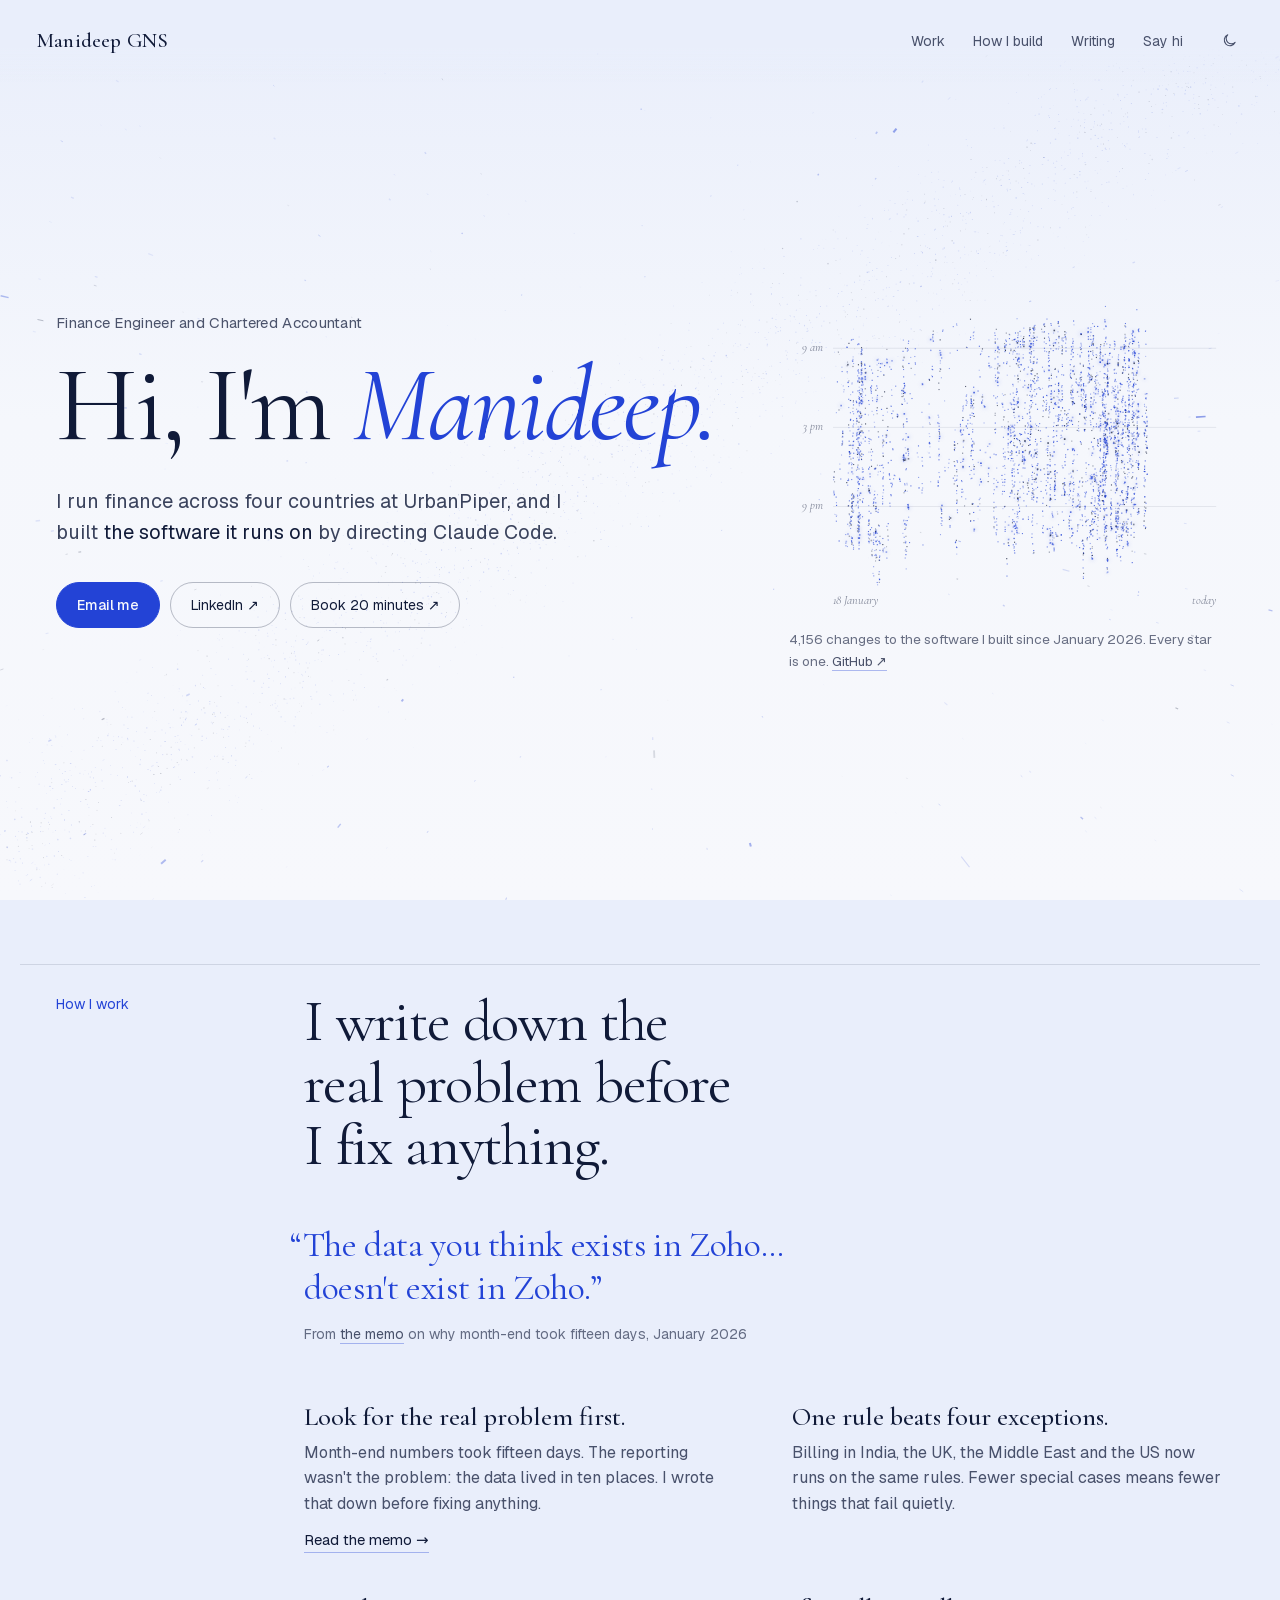
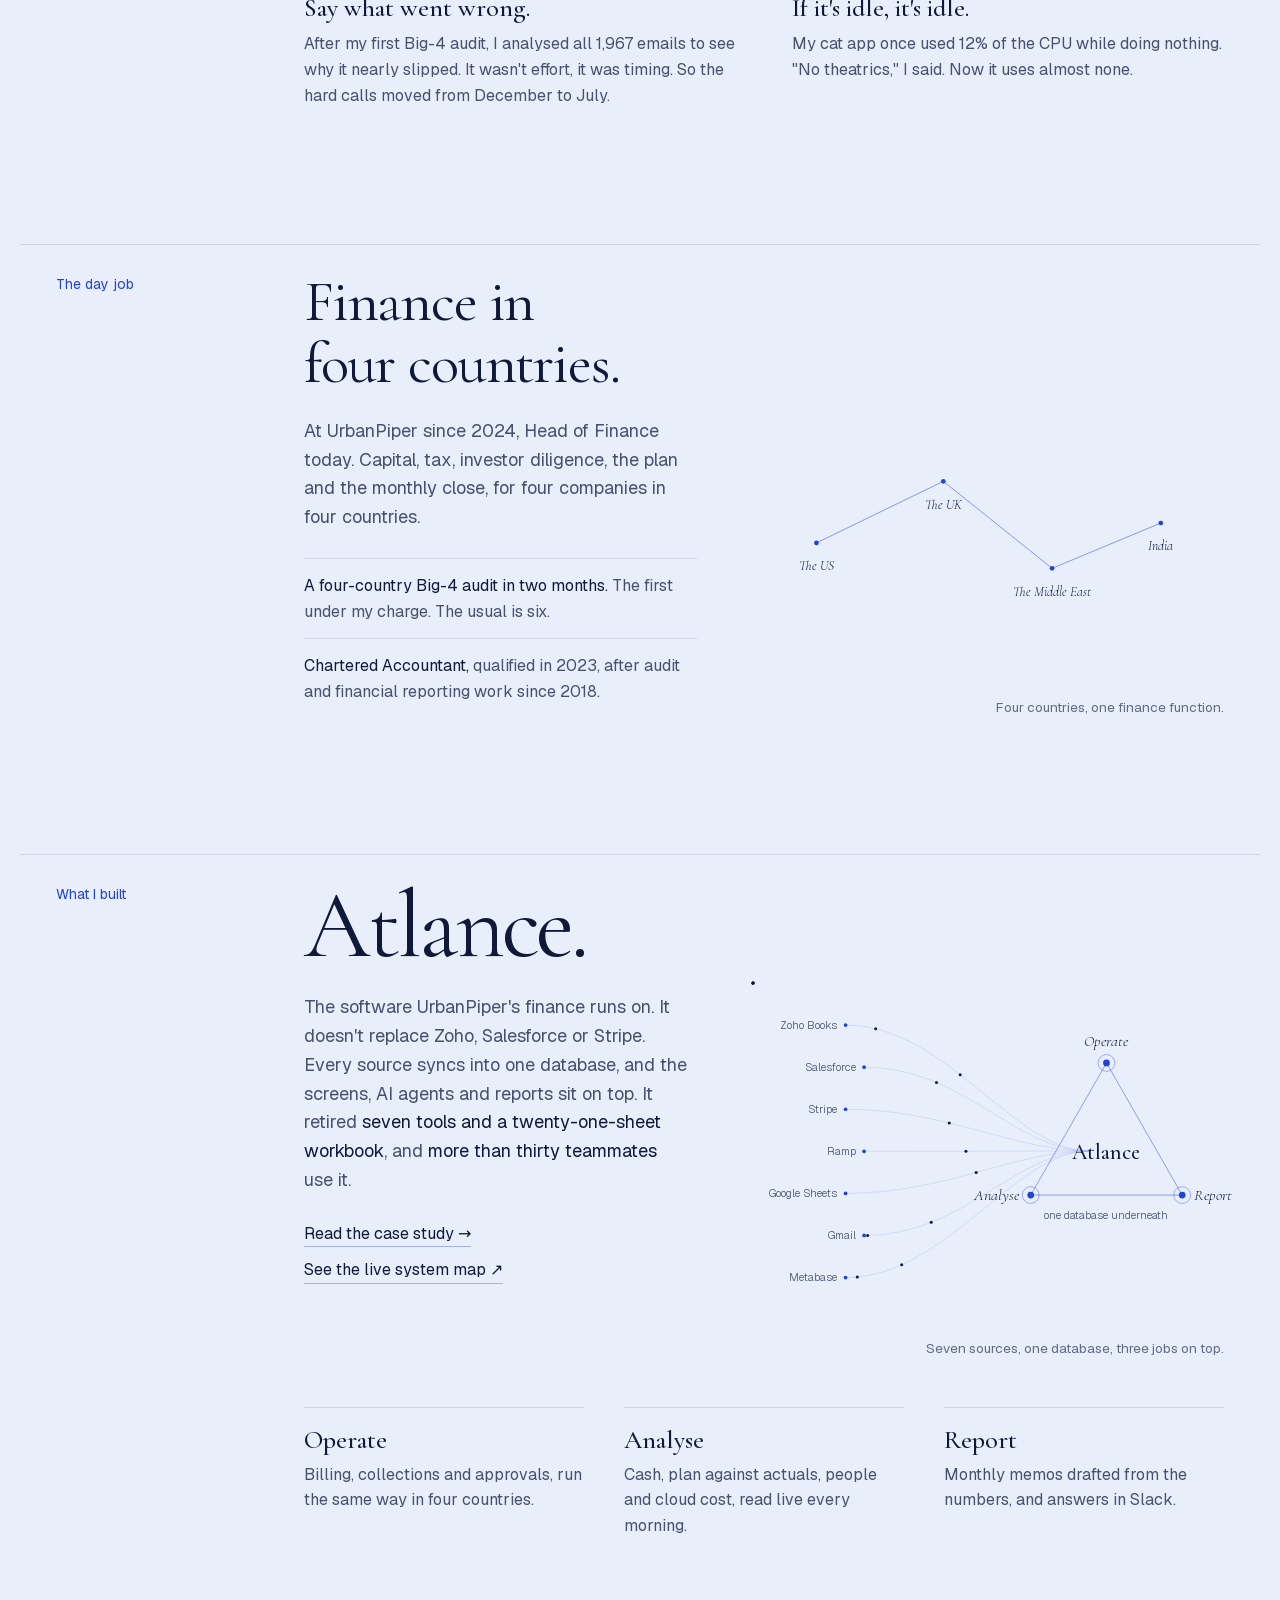
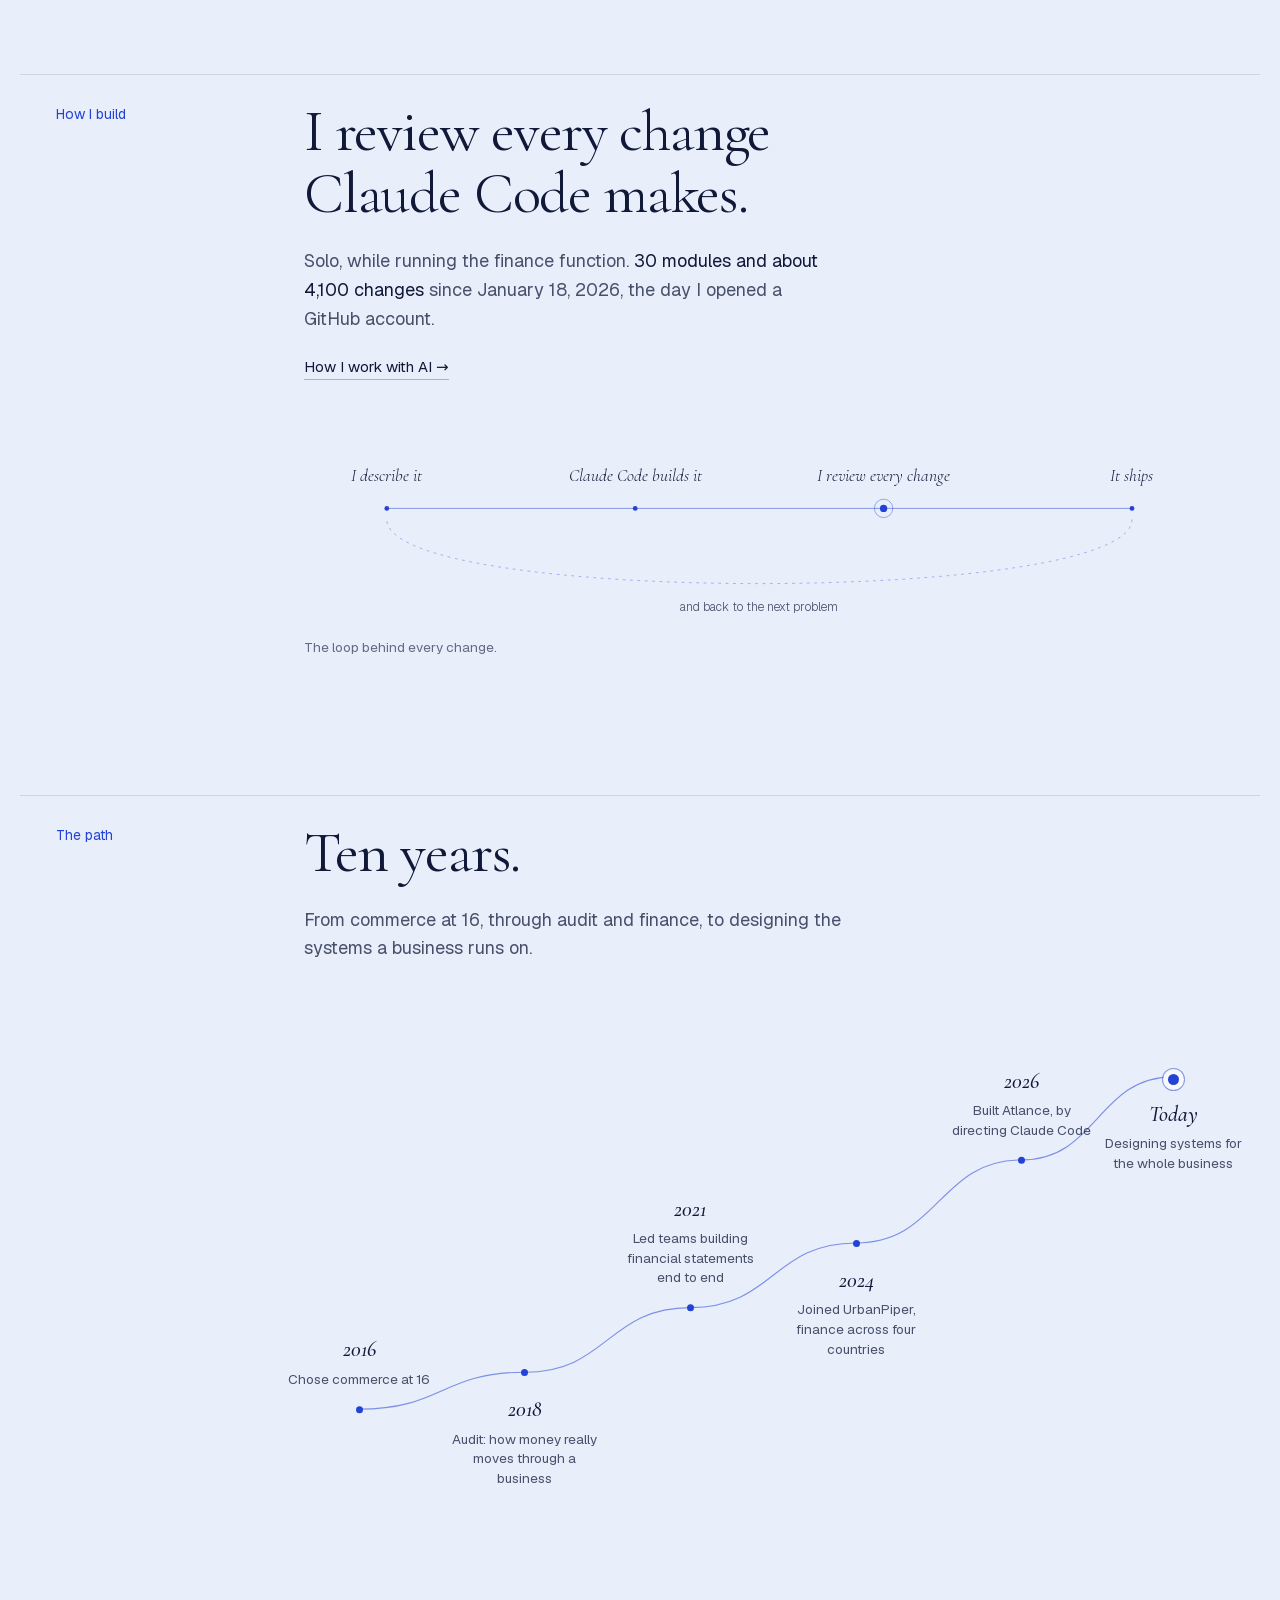
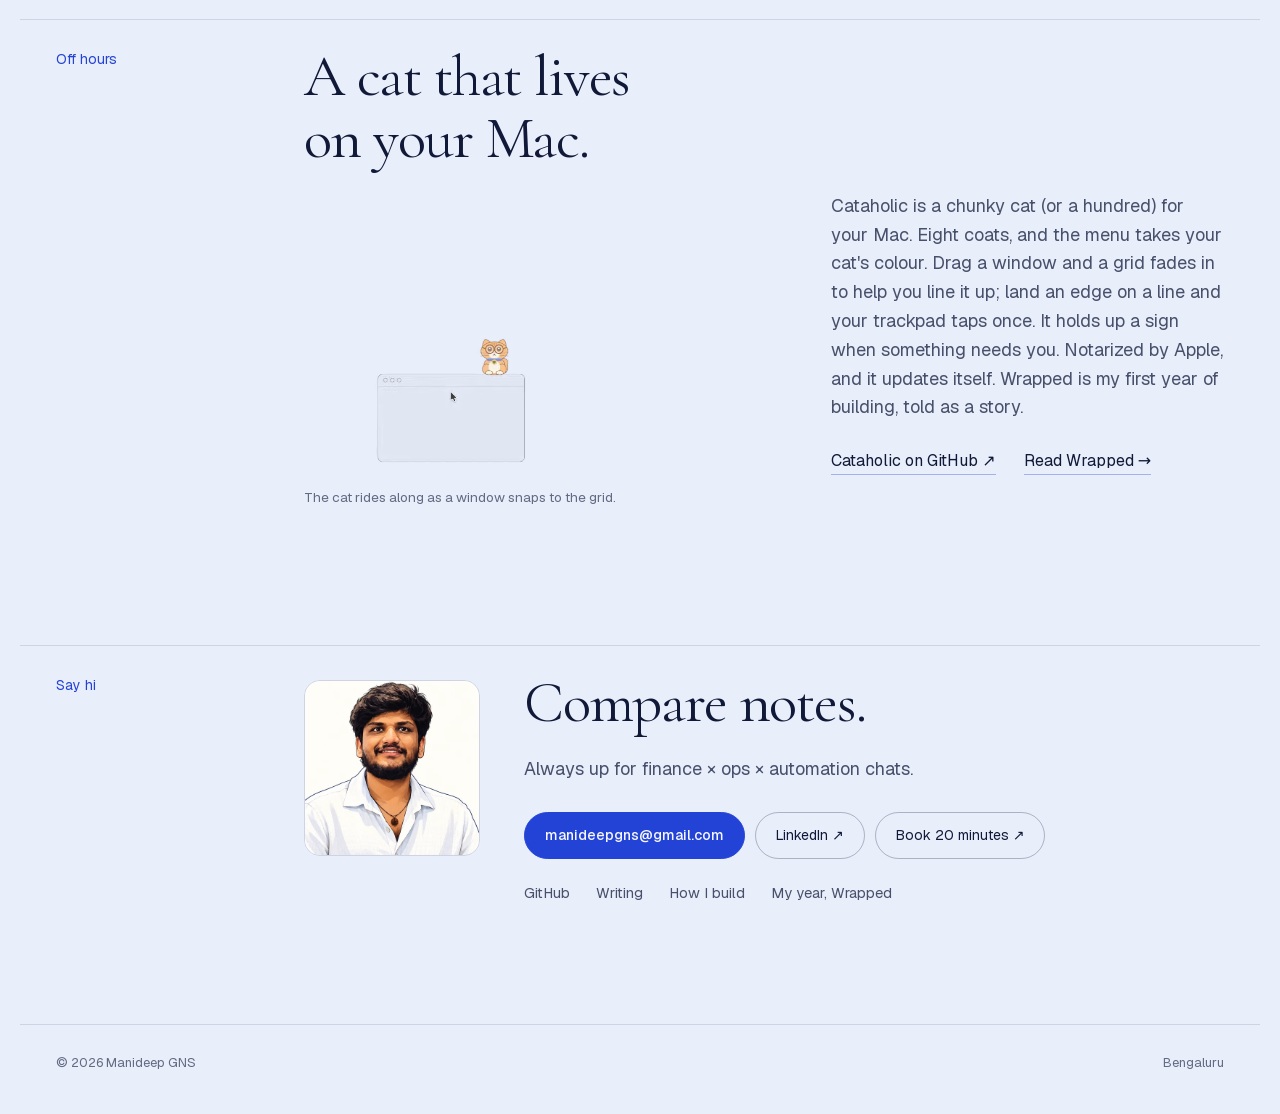
<file: index.html>
<!doctype html>
<html lang="en">
<head>
<meta charset="utf-8">
<meta name="viewport" content="width=device-width, initial-scale=1">
<title>Manideep GNS | Chartered Accountant who builds software</title>
<meta name="description" content="Head of Finance at UrbanPiper and a Chartered Accountant in Bengaluru. I run finance across four countries, and built the software it runs on by directing Claude Code.">
<meta property="og:title" content="Manideep GNS | Chartered Accountant who builds software">
<meta property="og:description" content="Head of Finance at UrbanPiper and a Chartered Accountant. I built the software our finance runs on by directing Claude Code in plain English.">
<meta property="og:type" content="website">
<meta property="og:url" content="https://manideepgns.com/">
<meta property="og:image" content="https://manideepgns.com/og/og-manideep.png">
<meta property="og:image:width" content="1200">
<meta property="og:image:height" content="630">
<meta name="twitter:card" content="summary_large_image">
<meta name="twitter:title" content="Manideep GNS | Chartered Accountant who builds software">
<meta name="twitter:description" content="Head of Finance at UrbanPiper and a Chartered Accountant. I built the software our finance runs on by directing Claude Code in plain English.">
<meta name="twitter:image" content="https://manideepgns.com/og/og-manideep.png">
<link rel="icon" type="image/svg+xml" href="favicon.svg">
<link rel="apple-touch-icon" href="apple-touch-icon.png">
<link rel="manifest" href="manifest.webmanifest">
<meta name="theme-color" content="#040406">
<link rel="canonical" href="https://manideepgns.com/">
<link rel="preload" href="fonts/cormorant.woff2" as="font" type="font/woff2" crossorigin>
<link rel="preload" href="fonts/cormorant-italic.woff2" as="font" type="font/woff2" crossorigin>
<link rel="preload" href="fonts/geist.woff2" as="font" type="font/woff2" crossorigin>
<script src="assets/theme.js?v=20261012"></script>
<link rel="stylesheet" href="assets/site.css?v=20261012">
<script type="application/ld+json">
{
  "@context": "https://schema.org",
  "@type": "Person",
  "name": "Manideep GNS",
  "alternateName": "Nagasai Manideep G",
  "url": "https://manideepgns.com/",
  "image": "https://manideepgns.com/manideep.jpg",
  "jobTitle": "Head of Finance",
  "worksFor": { "@type": "Organization", "name": "UrbanPiper", "url": "https://urbanpiper.com" },
  "address": { "@type": "PostalAddress", "addressLocality": "Bengaluru", "addressCountry": "IN" },
  "alumniOf": { "@type": "Organization", "name": "The Institute of Chartered Accountants of India (ICAI)" },
  "hasCredential": "Chartered Accountant (CA), ICAI Nov 2023",
  "description": "Head of Finance at UrbanPiper and a Chartered Accountant. I built the software our finance runs on by directing Claude Code in plain English.",
  "sameAs": ["https://github.com/manideepgns-fin", "https://linkedin.com/in/nagasai-manideep-g-71141412b", "https://cal.com/manideepgns/intro-chat"]
}
</script>
<style>
  /* ── first screen: who I am, in plain words ── */
  .hero { position: relative; z-index: 2; min-height: 100dvh; overflow: hidden; display: grid; align-items: center }
  #dust { position: absolute; inset: 0; width: 100%; height: 100%; opacity: .9 }
  .intro { position: relative; display: grid; grid-template-columns: minmax(0, 1fr) auto; gap: 48px; align-items: center; width: 100%; max-width: 1240px; margin: 0 auto; padding: 120px 36px 80px; will-change: opacity, transform }
  .intro .who { color: var(--dim); font-size: 15px; letter-spacing: .02em }
  .intro h1 { margin-top: 18px; font-family: var(--serif); font-weight: 400; font-size: clamp(56px, 8.4vw, 128px); line-height: .98; letter-spacing: -.025em }
  .intro h1 em { font-style: italic; color: var(--accent) }
  .intro .lede { margin-top: 28px; font-size: clamp(18px, 1.55vw, 21px); line-height: 1.55; color: rgba(var(--ink-rgb),.82); max-width: 40ch; text-wrap: pretty }
  .intro .lede b { font-weight: 400; color: var(--ink) }
  .pills { display: flex; flex-wrap: wrap; gap: 10px; margin-top: 34px }
  /* the first screen's figure: every change to the software, by day (across) and hour (down). A record, not an instrument */
  .when { margin: 0; width: clamp(300px, 34vw, 500px) }
  .when canvas { width: 100%; aspect-ratio: 5 / 4; display: block }
  .when figcaption { margin-top: 14px; color: var(--faint); font-size: 13.5px }
  .when figcaption a { color: var(--dim); border-bottom: 1px solid rgba(var(--ink-rgb),.25); transition: color .3s, border-color .3s }
  .when figcaption a:hover, .when a:hover + figcaption a { color: var(--ink); border-color: var(--ink) }

  main { position: relative; z-index: 2; padding-top: 64px }

  /* ── one idea per section: a rule across, a label in the margin, a plain roman heading, the proof ── */
  .sec { display: grid; grid-template-columns: 200px minmax(0, 1fr); gap: 0 48px; max-width: 1240px; margin: 0 auto; padding: 26px 36px 136px; border-top: 1px solid var(--rule); scroll-margin-top: 88px }
  .lab { color: var(--dim); font-size: 14px; padding-top: 2px }
  .sec h2 { font-family: var(--serif); font-size: clamp(44px, 4.6vw, 66px); font-weight: 400; line-height: 1.05; letter-spacing: -.02em; max-width: 17ch; text-wrap: balance }
  .sec h2.name { font-size: clamp(64px, 7.4vw, 108px); letter-spacing: -.03em; line-height: .95 }
  .sec b { font-weight: 400; color: var(--ink) }
  .body { margin-top: 22px; font-size: 18px; color: var(--dim); max-width: 46ch; text-wrap: pretty }
  .two { display: grid; grid-template-columns: minmax(0, 1fr) minmax(0, 1.2fr); gap: 56px; align-items: start }
  .two .art { margin-top: 12px }
  .link { display: inline-block; margin-top: 22px; font-size: 15px; font-weight: 400; border-bottom: 1px solid rgba(var(--ink-rgb),.3); transition: border-color .3s }
  .link:hover { border-color: var(--ink) }

  /* the memo, in its own words */
  .pq { margin: 48px 0 0 }
  .pq p { max-width: 21em; font-family: var(--serif); font-size: 36px; line-height: 1.18; letter-spacing: -.01em; color: rgba(var(--ink-rgb),.9); text-indent: -.42em }
  .pq figcaption { margin-top: 14px; font-size: 14px; color: var(--faint) }
  .pq figcaption a { color: var(--dim); border-bottom: 1px solid rgba(var(--ink-rgb),.25); transition: color .3s, border-color .3s }
  .pq figcaption a:hover { color: var(--ink); border-color: var(--ink) }

  /* how I work: four habits, each proven by one real moment */
  .hab { list-style: none; margin-top: 56px; display: grid; grid-template-columns: repeat(2, minmax(0, 1fr)); gap: 40px 56px }
  .hab b { display: block; font-family: var(--serif); font-weight: 500; font-size: 26px; line-height: 1.15 }
  .hab p { margin-top: 8px; color: var(--dim); max-width: 44ch; text-wrap: pretty }
  .hab .link { margin-top: 12px }
  .proof { list-style: none; margin-top: 26px }
  .proof li { padding: 14px 0; border-top: 1px solid var(--rule); color: var(--dim); max-width: 50ch }
  .jobs { margin-top: 48px; display: grid; grid-template-columns: repeat(3, minmax(0, 1fr)); gap: 0 40px }
  .jobs div { padding-top: 16px; border-top: 1px solid var(--rule) }
  .jobs dt { font-family: var(--serif); font-weight: 500; font-size: 26px; line-height: 1.2 }
  .jobs dd { margin-top: 6px; color: var(--dim) }

  /* the path: a rising line of stars; it draws itself when you reach it */
  .arc .path { position: relative; height: 480px; margin-top: 40px }
  .path svg { position: absolute; inset: 0; width: 100%; height: 100%; overflow: visible }
  .path svg path { fill: none; stroke: var(--line); stroke-width: 1.2; stroke-dasharray: 1; stroke-dashoffset: 1; transition: stroke-dashoffset 2.6s cubic-bezier(.45,0,.2,1) }
  .arc.in .path svg path { stroke-dashoffset: 0 }
  .path ol { list-style: none }
  .path li { position: absolute; width: 150px; transform: translate(-50%, 0); opacity: 0; transition: opacity .8s ease var(--d) }
  .path li::before { content: ''; position: absolute; left: 50%; width: 7px; height: 7px; margin-left: -3.5px; border-radius: 50%; background: var(--ink); box-shadow: 0 0 14px 3px rgba(var(--glow),.35) }
  .path li.up { padding-bottom: 20px; transform: translate(-50%, -100%) } .path li.up::before { bottom: -3.5px }
  .path li.down { padding-top: 20px } .path li.down::before { top: -3.5px }
  .path li.now::before { width: 11px; height: 11px; margin-left: -5.5px; box-shadow: 0 0 22px 6px rgba(var(--glow),.5); background: var(--accent) }
  .arc.in .path li { opacity: 1 }
  .path li b { display: block; font-family: var(--serif); font-style: italic; font-weight: 500; font-size: 22px; text-align: center }
  .path li span { display: block; color: var(--dim); font-size: 13.5px; line-height: 1.45; text-align: center; margin-top: 2px }
  @media (prefers-reduced-motion: reduce) { .path svg path, .path li { transition: none } }

  /* how I build: the loop, drawn across the column */
  .art.loop { margin-top: 64px } .art.loop svg { max-width: none; margin: 0 } .art.loop figcaption { text-align: left }
  /* off hours, mirrored so the page doesn't repeat one split: the cats lead */
  .two.flip { grid-template-columns: minmax(0, 1.2fr) minmax(0, 1fr) } .two.flip > .art { order: -1; margin-top: 34px }
  .two.flip .clip { margin: 0 } .two.flip .art figcaption { text-align: left }

  /* off hours: Cataholic's window grid, one clip per sky; a still when motion is off */
  .clip { max-width: 480px; margin: 0 0 0 auto }
  .clip > * { display: none; width: 100%; height: auto; aspect-ratio: 16 / 9 }
  [data-theme="dark"] .clip video.night, [data-theme="light"] .clip video.day { display: block }
  @media (prefers-reduced-motion: reduce) {
    .clip video { display: none !important }
    [data-theme="dark"] .clip img.night, [data-theme="light"] .clip img.day { display: block }
  }
  .row { display: flex; flex-wrap: wrap; gap: 10px 28px; margin-top: 26px; font-size: 16px; color: var(--ink) }
  .row a { border-bottom: 1px solid rgba(var(--ink-rgb),.3); transition: border-color .3s }
  .row a:hover { border-color: var(--ink) }

  /* ── the end ── */
  /* a face next to the invitation; dimmed a touch at night so it sits in the sky, true colour by day */
  .hi { display: grid; grid-template-columns: 176px minmax(0, 1fr); gap: 0 44px; align-items: start }
  .me-photo { width: 176px; height: auto; aspect-ratio: 1; object-fit: cover; border-radius: 16px; border: 1px solid var(--rule); filter: brightness(.9); margin-top: 8px }
  [data-theme="light"] .me-photo { filter: none }
  #hi { padding-bottom: 120px }
  .sec .pills { margin-top: 28px }
  .links { display: flex; flex-wrap: wrap; gap: 10px 26px; margin-top: 22px; color: var(--dim); font-size: 14.5px }
  .links a { transition: color .3s }
  .links a:hover { color: var(--ink) }

  /* by day, the atlas in one ink: stars and lines in ultramarine, bright stars ringed rather than glowing */
  [data-theme="light"] .lab { color: var(--accent) }
  [data-theme="light"] .pq p { color: var(--accent) }
  [data-theme="light"] .link, [data-theme="light"] .row a, [data-theme="light"] .when figcaption a, [data-theme="light"] .pq figcaption a { border-color: rgba(var(--accent-rgb),.35) }
  [data-theme="light"] .link:hover, [data-theme="light"] .row a:hover, [data-theme="light"] .when figcaption a:hover, [data-theme="light"] .pq figcaption a:hover { border-color: var(--accent); color: var(--accent) }
  [data-theme="light"] .path li::before { background: var(--accent); box-shadow: none }
  [data-theme="light"] .path li.now::before { box-shadow: 0 0 0 5px var(--on-ink), 0 0 0 6px rgba(var(--accent-rgb),.5) }

  @media (max-width: 820px) {
    .intro { grid-template-columns: minmax(0, 1fr); gap: 0; padding: 88px 20px 56px }
    .when { order: -1; width: 100%; max-width: 420px; margin: 0 0 22px }
      .intro h1 { margin-top: 12px }
    .intro .lede { margin-top: 20px }
    main { padding-top: 40px }
    .sec { grid-template-columns: minmax(0, 1fr); padding: 22px 20px 96px; scroll-margin-top: 72px }
    .lab { padding-top: 0; margin-bottom: 18px }
    .two { grid-template-columns: minmax(0, 1fr); gap: 40px }
    .pq { margin-top: 36px }
    .pq p { font-size: 28px; text-wrap: balance }
    .pq br { display: none }
    .hab { grid-template-columns: minmax(0, 1fr); gap: 32px; margin-top: 44px }
    .jobs { grid-template-columns: minmax(0, 1fr); gap: 20px; margin-top: 40px }
    .arc .path { height: auto; margin-top: 28px } .path svg { display: none }
    .path ol { border-left: 1px solid var(--rule); margin-left: 6px }
    .path li, .path li.up, .path li.down { position: relative; left: auto !important; top: auto !important; width: auto; transform: none; padding: 0 0 26px 24px }
    .path li::before, .path li.up::before, .path li.down::before { left: -4px; top: 9px; bottom: auto; margin-left: 0 }
    .path li b, .path li span { text-align: left }
    .art svg { margin: 0 auto; max-width: 420px }
    .art figcaption { text-align: center }
    .clip, .two.flip .clip { margin: 0 auto }
    .two.flip > .art { order: 0 } .two.flip .art figcaption { text-align: center }
    .art.loop { margin-top: 44px } .art.loop svg { max-width: 360px }
    #hi { padding-bottom: 88px }
    .hi { grid-template-columns: minmax(0, 1fr) } .me-photo { width: 120px; margin: 0 0 22px }
  }
</style>
</head>
<body>
<canvas class="stars" aria-hidden="true"></canvas>
<header class="top solid">
  <a class="me" href="./">Manideep GNS</a>
  <nav aria-label="Main"><a href="#work">Work</a><a class="wide" href="stack.html">How I build</a><a href="writing/">Writing</a><a href="#hi">Say hi</a></nav>
</header>
<svg width="0" height="0" style="position:absolute" aria-hidden="true">
  <defs><radialGradient id="halo"><stop offset="0" style="stop-color:rgb(var(--glow))" stop-opacity=".55"/><stop offset="1" style="stop-color:rgb(var(--glow))" stop-opacity="0"/></radialGradient></defs>
</svg>

<section class="hero" aria-label="Introduction">
  <canvas id="dust" aria-hidden="true"></canvas>
  <div class="intro">
    <div>
      <p class="who">Finance Engineer and Chartered Accountant</p>
      <h1>Hi, I'm <em>Manideep.</em></h1>
      <p class="lede">I run finance across four countries at UrbanPiper, and I built <b>the software it runs on</b> by directing Claude Code.</p>
      <div class="pills">
        <a class="pill solid" href="mailto:manideepgns@gmail.com">Email me</a>
        <a class="pill" href="https://linkedin.com/in/nagasai-manideep-g-71141412b">LinkedIn ↗</a>
        <a class="pill" href="https://cal.com/manideepgns/intro-chat">Book 20 minutes ↗</a>
      </div>
    </div>
    <figure class="when"><a href="https://github.com/manideepgns-fin" aria-label="My GitHub"><canvas id="when" aria-hidden="true"></canvas></a><figcaption><span data-stat="dots">4,156</span> changes to the software I built since January 2026. Every star is one. <a href="https://github.com/manideepgns-fin">GitHub ↗</a></figcaption></figure>
  </div>
</section>

<main>
  <section class="sec" id="how-i-work">
    <p class="lab">How I work</p>
    <div>
      <h2>I write down the real problem before I fix anything.</h2>
      <figure class="pq"><blockquote cite="writing/why-mis-takes-15-days.html"><p>“The data you think exists in Zoho… <br>doesn't exist in Zoho.”</p></blockquote><figcaption>From <a href="writing/why-mis-takes-15-days.html">the memo</a> on why month-end took fifteen days, January 2026</figcaption></figure>
      <ol class="hab">
        <li><b>Look for the real problem first.</b><p>Month-end numbers took fifteen days. The reporting wasn't the problem: the data lived in ten places. I wrote that down before fixing anything.</p><a class="link" href="writing/why-mis-takes-15-days.html">Read the memo →</a></li>
        <li><b>One rule beats four exceptions.</b><p>Billing in India, the UK, the Middle East and the US now runs on the same rules. Fewer special cases means fewer things that fail quietly.</p></li>
        <li><b>Say what went wrong.</b><p>After my first Big-4 audit, I analysed all 1,967 emails to see why it nearly slipped. It wasn't effort, it was timing. So the hard calls moved from December to July.</p></li>
        <li><b>If it's idle, it's idle.</b><p>My cat app once used 12% of the CPU while doing nothing. "No theatrics," I said. Now it uses almost none.</p></li>
      </ol>
    </div>
  </section>

  <section class="sec" id="job">
    <p class="lab">The day job</p>
    <div>
      <h2>Finance in four countries.</h2>
      <div class="two">
        <div>
          <p class="body">At UrbanPiper since 2024, Head of Finance today. Capital, tax, investor diligence, the plan and the monthly close, for four companies in four countries.</p>
          <ul class="proof">
            <li><b>A four-country Big-4 audit in two months.</b> The first under my charge. The usual is six.</li>
            <li><b>Chartered Accountant,</b> qualified in 2023, after audit and financial reporting work since 2018.</li>
          </ul>
        </div>
        <figure class="art" data-art="countries"><svg aria-hidden="true"></svg><figcaption>Four countries, one finance function.</figcaption></figure>
      </div>
    </div>
  </section>

  <section class="sec" id="work">
    <p class="lab">What I built</p>
    <div>
      <h2 class="name">Atlance.</h2>
      <div class="two">
        <div>
          <p class="body">The software UrbanPiper's finance runs on. It doesn't replace Zoho, Salesforce or Stripe. Every source syncs into one database, and the screens, AI agents and reports sit on top. It retired <b>seven tools and a twenty-one-sheet workbook</b>, and <b>more than thirty teammates</b> use it.</p>
          <p class="row"><a href="work/atlance.html">Read the case study →</a><a href="https://atlance.urbanpiper.ai/architecture/">See the live system map ↗</a></p>
        </div>
        <figure class="art" data-art="flow"><svg aria-hidden="true"></svg><figcaption>Seven sources, one database, three jobs on top.</figcaption></figure>
      </div>
      <dl class="jobs">
        <div><dt>Operate</dt><dd>Billing, collections and approvals, run the same way in four countries.</dd></div>
        <div><dt>Analyse</dt><dd>Cash, plan against actuals, people and cloud cost, read live every morning.</dd></div>
        <div><dt>Report</dt><dd>Monthly memos drafted from the numbers, and answers in Slack.</dd></div>
      </dl>
    </div>
  </section>

  <section class="sec" id="how">
    <p class="lab">How I build</p>
    <div>
      <h2>I review every change Claude Code makes.</h2>
      <p class="body">Solo, while running the finance function. <b><span data-stat="modules">30</span> modules and <span data-stat="commits">about 4,100</span> changes</b> since January 18, 2026, the day I opened a GitHub account.</p>
      <a class="link" href="stack.html">How I work with AI →</a>
      <figure class="art loop" data-art="loop"><svg aria-hidden="true"></svg><figcaption>The loop behind every change.</figcaption></figure>
    </div>
  </section>

  <section class="sec arc" id="arc">
    <p class="lab">The path</p>
    <div>
      <h2>Ten years.</h2>
      <p class="body">From commerce at 16, through audit and finance, to designing the systems a business runs on.</p>
      <div class="path">
        <svg viewBox="0 0 1000 520" preserveAspectRatio="none" aria-hidden="true"><path id="arcline" pathLength="1" d=""/></svg>
        <ol id="arcpoints">
          <li><b>2016</b><span>Chose commerce at 16</span></li>
          <li><b>2018</b><span>Audit: how money really moves through a business</span></li>
          <li><b>2021</b><span>Led teams building financial statements end to end</span></li>
          <li><b>2024</b><span>Joined UrbanPiper, finance across four countries</span></li>
          <li><b>2026</b><span>Built Atlance, by directing Claude Code</span></li>
          <li class="now"><b>Today</b><span>Designing systems for the whole business</span></li>
        </ol>
      </div>
    </div>
  </section>

  <section class="sec" id="off-hours">
    <p class="lab">Off hours</p>
    <div>
      <h2>A cat that lives on your Mac.</h2>
      <div class="two flip">
        <div>
          <p class="body">Cataholic is a chunky cat (or a hundred) for your Mac. Eight coats, and the menu takes your cat's colour. Drag a window and a grid fades in to help you line it up; land an edge on a line and your trackpad taps once. It holds up a sign when something needs you. Notarized by Apple, and it updates itself. Wrapped is my first year of building, told as a story.</p>
          <p class="row"><a href="https://github.com/manideepgns-fin/cataholic">Cataholic on GitHub ↗</a><a href="wrapped/">Read Wrapped →</a></p>
        </div>
        <figure class="art">
          <div class="clip" aria-hidden="true"><video class="day" autoplay muted loop playsinline width="960" height="540" poster="assets/grid/grid-light-poster.png"><source src="assets/grid/grid-light.mov" type='video/quicktime; codecs="hvc1"'><source src="assets/grid/grid-light.webm" type="video/webm"></video><video class="night" autoplay muted loop playsinline width="960" height="540" poster="assets/grid/grid-dark-poster.png"><source src="assets/grid/grid-dark.mov" type='video/quicktime; codecs="hvc1"'><source src="assets/grid/grid-dark.webm" type="video/webm"></video><img class="day" src="assets/grid/grid-light-still.png" width="960" height="540" alt="" loading="lazy"><img class="night" src="assets/grid/grid-dark-still.png" width="960" height="540" alt="" loading="lazy"></div>
          <figcaption>The cat rides along as a window snaps to the grid.</figcaption>
        </figure>
      </div>
    </div>
  </section>

  <section class="sec" id="hi">
    <p class="lab">Say hi</p>
    <div class="hi">
      <img class="me-photo" src="assets/manideep-drawn.webp" width="480" height="480" alt="Manideep GNS, a hand-drawn portrait" loading="lazy">
      <div>
      <h2>Compare notes.</h2>
      <p class="body">Always up for finance × ops × automation chats.</p>
      <div class="pills">
        <a class="pill solid" href="mailto:manideepgns@gmail.com">manideepgns@gmail.com</a>
        <a class="pill" href="https://linkedin.com/in/nagasai-manideep-g-71141412b">LinkedIn ↗</a>
        <a class="pill" href="https://cal.com/manideepgns/intro-chat">Book 20 minutes ↗</a>
      </div>
      <div class="links">
        <a href="https://github.com/manideepgns-fin">GitHub</a>
        <a href="writing/">Writing</a>
        <a href="stack.html">How I build</a>
        <a href="wrapped/">My year, Wrapped</a>
      </div>
      </div>
    </div>
  </section>
</main>
<footer class="foot"><span>© 2026 Manideep GNS</span><span>Bengaluru</span></footer>

<script src="assets/sky.js?v=20261012" defer></script>
<script src="assets/art.js?v=20261012"></script>
<script>
// colours for the canvases come from the theme in site.css (r,g,b triples)
const tok = () => { const c = getComputedStyle(document.documentElement), v = n => c.getPropertyValue(n).trim()
  return { ink: v('--ink-rgb'), warm: v('--star-warm'), cool: v('--star-cool'), glow: v('--glow'), a: parseFloat(v('--star-a')) || 1, day: document.documentElement.dataset.theme === 'light' } }

// the Milky Way band behind the first screen
const dust = document.getElementById('dust')
function drawDust() {
  const r = dust.getBoundingClientRect(), dpr = Math.min(devicePixelRatio || 1, 2), phone = r.width / r.height < .9
  dust.width = r.width * dpr; dust.height = r.height * dpr
  const g = dust.getContext('2d'), C = tok(); g.setTransform(dpr, 0, 0, dpr, 0, 0)
  const w = r.width, h = r.height, x0 = 0, y0 = h * (phone ? .9 : .95), x1 = w, y1 = h * (phone ? .05 : .02), len = Math.hypot(x1 - x0, y1 - y0)
  const ux = (x1 - x0) / len, uy = (y1 - y0) / len, nx = -uy, ny = ux, rnd = rng(3), gauss = () => (rnd() + rnd() + rnd() - 1.5) / 1.5
  for (let i = 0; i < 2600; i++) {
    const t = rnd() * len, off = gauss() * (phone ? 90 : 120)
    g.globalAlpha = (.12 + rnd() * .45) * (1 - Math.min(1, Math.abs(off) / 160)) * C.a
    g.fillStyle = `rgb(${rnd() < .2 ? C.warm : C.cool})`
    g.fillRect(x0 + ux * t + nx * off, y0 + uy * t + ny * off, rnd() < .9 ? .8 : 1.4, rnd() < .9 ? .8 : 1.4)
  }
  g.globalAlpha = 1
  if (C.day) return // by day the band is ink specks only; a glow would read as a smudge on paper
  for (let i = 0; i < 7; i++) {
    const t = len * (.1 + i * .13), cx = x0 + ux * t + nx * gauss() * 30, cy = y0 + uy * t + ny * gauss() * 30
    const grd = g.createRadialGradient(cx, cy, 0, cx, cy, 170)
    grd.addColorStop(0, `rgba(${C.cool},.05)`); grd.addColorStop(1, `rgba(${C.cool},0)`)
    g.fillStyle = grd; g.fillRect(cx - 170, cy - 170, 340, 340)
  }
}


// the first screen's figure: every change to the software, placed by the day it was made (across) and the
// hour of that day in Bengaluru (down). Live from Atlance; the copy in assets/ is the fallback.
const when = document.getElementById('when')
let changes = null
function drawWhen() {
  const r = when.getBoundingClientRect(), dpr = Math.min(devicePixelRatio || 1, 2)
  if (!changes || !r.width) return
  when.width = r.width * dpr; when.height = r.height * dpr
  const g = when.getContext('2d'), C = tok(); g.setTransform(dpr, 0, 0, dpr, 0, 0)
  const pts = changes.pts, days = Math.max(pts[pts.length - 1][0] + 1, Math.round((Date.now() - new Date(changes.first)) / 864e5))
  const L = 44, R = 8, T = 28, B = 30, w = r.width - L - R, h = r.height - T - B, rnd = rng(5)
  const X = d => L + d / days * w, Y = hr => T + ((hr < 5 ? hr + 24 : hr) - 5) / 22 * h
  g.font = 'italic 12px ' + getComputedStyle(document.body).getPropertyValue('--serif'); g.textBaseline = 'middle'
  for (const [hr, s] of [[9, '9 am'], [15, '3 pm'], [21, '9 pm']]) {
    g.fillStyle = `rgba(${C.ink},.5)`; g.textAlign = 'right'; g.fillText(s, L - 10, Y(hr))
    g.fillStyle = `rgba(${C.ink},.08)`; g.fillRect(L, Y(hr), w, 1)
  }
  g.fillStyle = `rgba(${C.ink},.5)`; g.textBaseline = 'top'
  g.textAlign = 'left'; g.fillText('18 January', L, T + h + 10); g.textAlign = 'right'; g.fillText('today', L + w, T + h + 10)
  for (const [d, hr] of pts) {
    const warm = rnd() < .16, big = rnd() < .06, x = X(d + rnd() * .9), y = Y(hr) + (rnd() - .5) * 2
    g.globalAlpha = .28 + rnd() * .55; g.fillStyle = `rgb(${warm ? C.warm : C.day ? C.cool : C.ink})`
    if (big) { g.shadowColor = `rgba(${C.glow},.8)`; g.shadowBlur = 4; g.fillRect(x, y, 1.6, 1.6); g.shadowBlur = 0 } else g.fillRect(x, y, 1.1, 1.1)
  }
  g.globalAlpha = 1
}
fetch('https://atlance.urbanpiper.ai/changes.json', { cache: 'no-cache' }).then(r => r.ok ? r.json() : Promise.reject())
  .catch(() => fetch('assets/changes.json').then(r => r.json()))
  .then(c => { if (!c || !c.pts || !c.pts.length) return; changes = c; document.querySelector('[data-stat="dots"]').textContent = c.pts.length.toLocaleString('en-US'); drawWhen() })
  .catch(() => {})

// email buttons open a new email where there's a mail app, and always copy the address and say so,
// since a mailto: link alone does nothing on machines without one
document.querySelectorAll('a[href^="mailto:"]').forEach(a => {
  const email = a.getAttribute('href').slice(7), label = a.textContent
  a.addEventListener('click', () => {
    const done = () => { a.textContent = 'Copied: ' + email; clearTimeout(a.t); a.t = setTimeout(() => { a.textContent = label }, 2400) }
    const legacy = () => { const t = Object.assign(document.createElement('textarea'), { value: email }); document.body.append(t); t.select(); document.execCommand('copy'); t.remove() }
    navigator.clipboard ? navigator.clipboard.writeText(email).then(done, () => { legacy(); done() }) : (legacy(), done())
  })
})

drawDust(); drawArt()

// the path: checkpoints along a rising curve; labels alternate above and below; it draws in once you reach it
;(() => {
  const P = [[60,440],[240,400],[420,330],[600,260],[780,170],[945,80]]
  let d = `M ${P[0][0]} ${P[0][1]}`
  for (let i = 1; i < P.length; i++) { const [x0, y0] = P[i - 1], [x1, y1] = P[i], mx = (x0 + x1) / 2; d += ` C ${mx} ${y0}, ${mx} ${y1}, ${x1} ${y1}` }
  document.getElementById('arcline').setAttribute('d', d)
  document.querySelectorAll('#arcpoints li').forEach((li, i) => {
    li.style.left = (P[i][0] / 10) + '%'; li.style.top = (P[i][1] / 520 * 100) + '%'
    li.classList.add(i % 2 ? 'down' : 'up'); li.style.setProperty('--d', (.3 + i * .26).toFixed(2) + 's')
  })
  const arc = document.getElementById('arc')
  if (reduce) arc.classList.add('in')
  else new IntersectionObserver((es, o) => { if (es[0].isIntersecting) { arc.classList.add('in'); o.disconnect() } }, { rootMargin: '0px 0px -15% 0px' }).observe(arc)
})()
addEventListener('themechange', () => { drawDust(); drawWhen() })
let lastW = innerWidth, rt
addEventListener('resize', () => { clearTimeout(rt); rt = setTimeout(() => {
  drawDust()
  if (innerWidth !== lastW) { lastW = innerWidth; drawArt(); drawWhen() }
}, 150) })

// the live numbers come from Atlance itself; the text in the page is only the fallback
fetch('https://atlance.urbanpiper.ai/stats.json', { cache: 'no-cache' }).then(r => r.ok ? r.json() : null).then(s => {
  const a = s && s.atlance, set = (k, v) => { if (v) document.querySelector(`[data-stat="${k}"]`).textContent = v }
  if (!a || !a.total_commits) return
  set('modules', a.modules)
  set('commits', 'about ' + (Math.round(a.total_commits / 100) * 100).toLocaleString('en-US'))
}).catch(() => {})

// the first screen recedes as you fly into the sky (called by sky.js once per frame)
const intro = document.querySelector('.intro')
window.onSkyFrame = (y, H) => {
  const k = Math.min(1, y / (H * .8))
  intro.style.opacity = Math.max(0, 1 - k * 1.3); intro.style.transform = `translateY(${(-k * 40).toFixed(1)}px)`
}
</script>
</body>
</html>
</file>
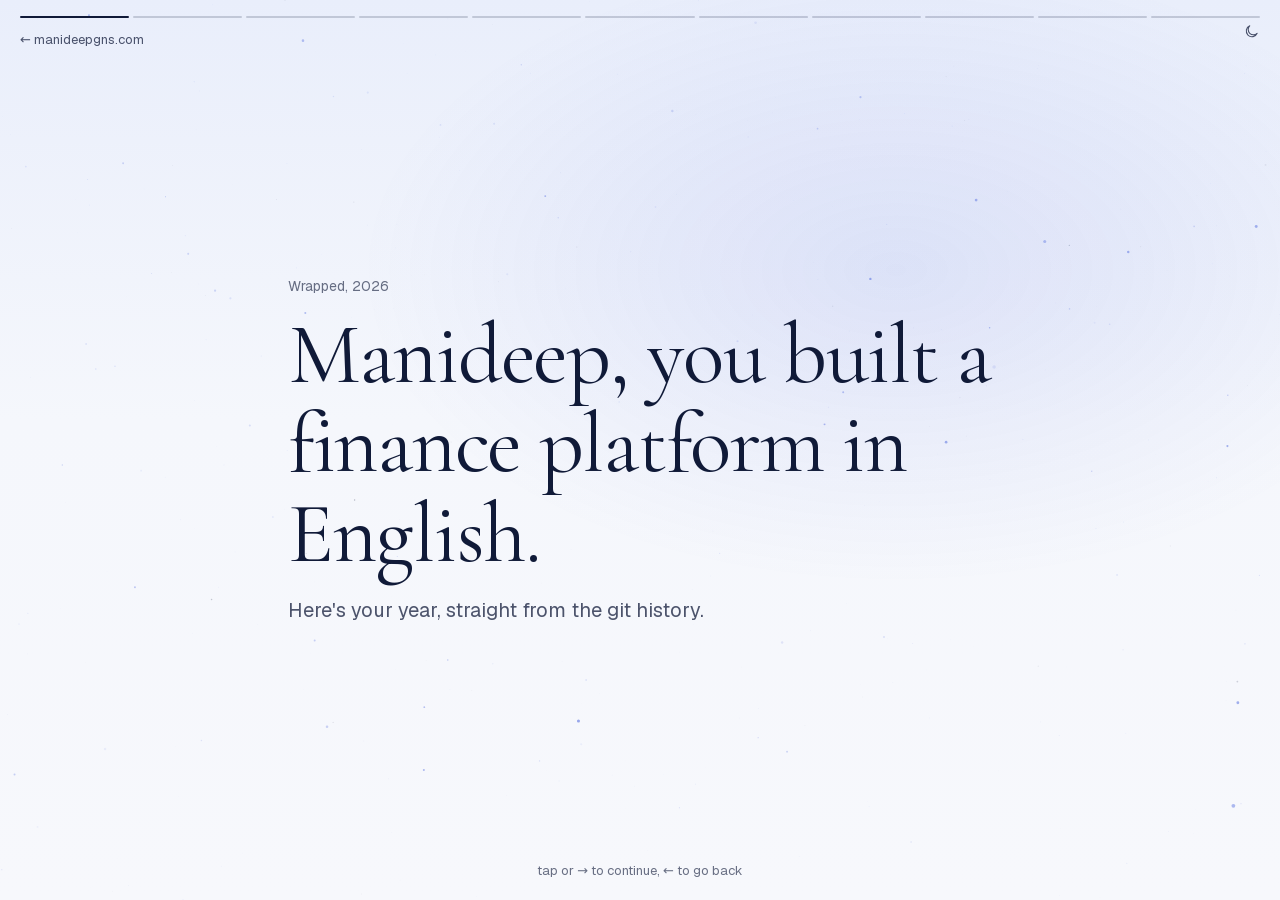
<file: wrapped/index.html>
<!doctype html>
<html lang="en">
<head>
<meta charset="utf-8">
<meta name="viewport" content="width=device-width, initial-scale=1">
<title>Wrapped 2026 | Manideep GNS</title>
<meta name="description" content="My first year of building Atlance, told like Spotify Wrapped.">
<link rel="icon" type="image/svg+xml" href="../favicon.svg">
<script src="../assets/theme.js?v=20261012"></script>
<link rel="stylesheet" href="../assets/site.css?v=20261012">
<style>
  html,body { height:100%; overflow:hidden }
  .glow { position:fixed; inset:0; z-index:1; pointer-events:none; transition: background 1.2s ease }
  .bars { position:fixed; top:16px; left:20px; right:20px; display:flex; gap:4px; z-index:10 }
  .bars i { flex:1; height:2px; border-radius:2px; background:rgba(var(--ink-rgb),.18); overflow:hidden }
  .bars i b { display:block; height:100%; width:0; background:var(--ink) }
  .bars i.done b { width:100% }
  .bars i.on b { animation: fill 6s linear forwards }
  @keyframes fill { to { width:100% } }
  .slide { position:fixed; inset:0; z-index:3; display:none; flex-direction:column; justify-content:center; padding:72px 28px; max-width:760px; margin:0 auto }
  .slide.on { display:flex; animation: rise .8s cubic-bezier(.16,1,.3,1) }
  @keyframes rise { from { opacity:0; transform:translateY(14px) } }
  .k { font-size:14px; color:var(--faint); margin-bottom:14px }
  .slide h1 { font-family:var(--serif); font-weight:400; font-size:clamp(44px,8vw,86px); line-height:1.04; letter-spacing:-.015em; font-variant-numeric: lining-nums }
  .slide h2 { font-family:var(--serif); font-style:italic; font-weight:400; font-size:clamp(28px,5vw,46px); line-height:1.1 }
  .big { font-family:var(--serif); font-weight:300; font-size:clamp(84px,18vw,170px); line-height:1; letter-spacing:-.03em; font-variant-numeric: lining-nums; margin-bottom:4px }
  .slide p { font-size:clamp(17px,2.4vw,20px); line-height:1.5; color:var(--dim); margin-top:16px }
  .slide p strong { color:var(--ink); font-weight:500 }
  .quote { margin-top:18px; font-family:var(--serif); font-style:italic; font-size:clamp(22px,3.4vw,30px); color:var(--ink) }
  .chart { display:flex; align-items:flex-end; gap:10px; height:200px; margin-top:34px }
  .chart div { flex:1; background:rgba(var(--ink-rgb),.82); border-radius:3px 3px 0 0; position:relative; transform-origin:bottom; animation: grow .9s cubic-bezier(.16,1,.3,1) both }
  .chart div span { position:absolute; bottom:-22px; left:0; right:0; text-align:center; font-size:12px; color:var(--faint) }
  .chart div em { position:absolute; top:-20px; left:0; right:0; text-align:center; font-size:12px; font-style:normal; color:var(--dim) }
  @keyframes grow { from { transform:scaleY(0) } }
  ol { list-style:none; margin-top:22px }
  ol li { display:flex; align-items:baseline; gap:16px; font-family:var(--serif); font-size:clamp(26px,4.4vw,38px); padding:6px 0; animation: rise .6s cubic-bezier(.16,1,.3,1) both }
  ol li small { font-family:var(--sans); font-size:15px; color:var(--faint); margin-left:auto }
  ol li b { width:32px; font-weight:400; color:var(--faint); font-style:italic }
  .vs { display:flex; gap:40px; margin-top:20px }
  .vs h2 { font-size:28px }
  .hint { position:fixed; bottom:18px; left:0; right:0; text-align:center; font-size:13px; color:var(--faint); z-index:4 }
  .back { position:fixed; top:30px; left:20px; z-index:11; font-size:13px; color:var(--dim) }
  .theme-slot { position:fixed; top:22px; right:14px; z-index:11 }
  .tap { position:fixed; top:0; bottom:0; z-index:5; cursor:pointer }
  .tap.l { left:0; width:35% } .tap.r { right:0; width:65% }
  [data-theme="light"] .chart div { background: var(--accent) }
  [data-theme="light"] .slide h2, [data-theme="light"] .quote { color: var(--accent) }
  @media (prefers-reduced-motion: reduce) { .slide.on, .chart div, ol li { animation:none } .bars i.on b { animation:none; width:100% } }
</style>
</head>
<body>
<canvas class="stars" data-flight="calm" aria-hidden="true"></canvas>
<div class="glow" id="bg"></div>
<div class="bars" id="bars"></div>
<div class="theme-slot"></div>
<div class="tap l" id="prev"></div><div class="tap r" id="next"></div>

<section class="slide" data-bg="radial-gradient(60% 50% at 70% 30%, rgba(var(--tint-warm),.10), transparent 70%)">
  <div class="k">Wrapped, 2026</div>
  <h1>Manideep, you built a finance platform in English.</h1>
  <p>Here's your year, straight from the git history.</p>
</section>

<section class="slide" data-bg="radial-gradient(55% 45% at 25% 70%, rgba(var(--tint-cool),.10), transparent 70%)">
  <div class="k">It all started on</div>
  <h1>18 January 2026</h1>
  <div class="quote">“first commit”</div>
  <p>And the very next commit, minutes later:</p>
  <div class="quote">“add password protection”</div>
  <p>Controls before features. <strong>The most CA move in software history.</strong></p>
</section>

<section class="slide" data-bg="radial-gradient(60% 50% at 70% 30%, rgba(var(--tint-warm),.10), transparent 70%)">
  <div class="k">This year you shipped</div>
  <div class="big">4,078</div>
  <h2>commits</h2>
  <p>On <strong>215 different days</strong>. Your longest streak was <strong>61 days in a row</strong>, two months without one day off from shipping.</p>
</section>

<section class="slide" data-bg="radial-gradient(55% 45% at 25% 70%, rgba(var(--tint-cool),.10), transparent 70%)">
  <div class="k">Your month</div>
  <h1>September</h1>
  <p><strong>1,116 commits</strong>, 12× your January. You didn't slow down, you compounded.</p>
  <div class="chart" id="months"></div>
</section>

<section class="slide" data-bg="radial-gradient(60% 50% at 70% 30%, rgba(var(--tint-warm),.10), transparent 70%)">
  <div class="k">Your hour</div>
  <h1>4 PM</h1>
  <p>Your peak hour. But <strong>83 changes landed between midnight and 1 AM</strong>, and a few before sunrise.</p>
  <p>The books close in the day. The building happens at night.</p>
</section>

<section class="slide" data-bg="radial-gradient(55% 45% at 25% 70%, rgba(var(--tint-cool),.10), transparent 70%)">
  <div class="k">Your favourite day to build</div>
  <h1>Saturday</h1>
  <p><strong>650 commits</strong>, more than any weekday. Atlance is your weekend hobby that became the company's back office.</p>
</section>

<section class="slide" data-bg="radial-gradient(60% 50% at 70% 30%, rgba(var(--tint-warm),.10), transparent 70%)">
  <div class="k">Perfectly balanced</div>
  <div class="vs">
    <div><div class="big">1,340</div><h2>features</h2></div>
    <div><div class="big">1,328</div><h2>fixes</h2></div>
  </div>
  <p>For every new thing, almost exactly one fix. <strong>Your books balance, even in code.</strong></p>
</section>

<section class="slide" data-bg="radial-gradient(55% 45% at 25% 70%, rgba(var(--tint-cool),.10), transparent 70%)">
  <div class="k">Your top artists</div>
  <h2>The modules you couldn't stop playing</h2>
  <ol>
    <li style="animation-delay:.1s"><b>1</b>Billing<small>543</small></li>
    <li style="animation-delay:.25s"><b>2</b>AR<small>146</small></li>
    <li style="animation-delay:.4s"><b>3</b>API<small>144</small></li>
    <li style="animation-delay:.55s"><b>4</b>Referrals<small>119</small></li>
    <li style="animation-delay:.7s"><b>5</b>Pulse<small>99</small></li>
  </ol>
  <p>Billing outsold everything else. No surprise there.</p>
</section>

<section class="slide" data-bg="radial-gradient(60% 50% at 70% 30%, rgba(var(--tint-warm),.10), transparent 70%)">
  <div class="k">Your biggest day</div>
  <h1>2 September</h1>
  <div class="big">87</div>
  <p>commits in a single day. That's one every <strong>16 minutes</strong>, all day.</p>
</section>

<section class="slide" data-bg="radial-gradient(55% 45% at 25% 70%, rgba(var(--tint-cool),.10), transparent 70%)">
  <div class="k">Most quoted person in the codebase</div>
  <h1>“owner”</h1>
  <p>Your rulings are written into <strong>117 commit messages</strong>. When the code needs to know why, it quotes you.</p>
  <p>Oh, and <strong>21 reverts</strong>. Even auditors change their minds.</p>
</section>

<section class="slide" data-bg="radial-gradient(60% 50% at 70% 30%, rgba(var(--tint-warm),.10), transparent 70%)">
  <div class="k">That's a wrap</div>
  <h1>Not bad for someone whose only coding language is English.</h1>
  <p>See you in Wrapped 2027.</p>
</section>

<div class="hint">tap or → to continue, ← to go back</div>
<a class="back" href="../">← manideepgns.com</a>

<script>
  const months = [['Jan',93],['Feb',590],['Mar',201],['Apr',135],['May',193],['Jun',492],['Jul',598],['Aug',660],['Sep',1116]]
  const max = Math.max(...months.map(m => m[1]))
  document.getElementById('months').innerHTML = months.map(([m, n], i) =>
    `<div style="height:${(n / max) * 100}%;animation-delay:${i * 0.07}s"><em>${n}</em><span>${m}</span></div>`).join('')

  const slides = [...document.querySelectorAll('.slide')]
  const bars = document.getElementById('bars')
  bars.innerHTML = slides.map(() => '<i><b></b></i>').join('')
  let at = 0, timer
  function show(n) {
    at = Math.max(0, Math.min(slides.length - 1, n))
    slides.forEach((s, i) => s.classList.toggle('on', i === at))
    ;[...bars.children].forEach((b, i) => { b.className = i < at ? 'done' : '' })
    void bars.offsetWidth
    bars.children[at].className = 'on'
    document.getElementById('bg').style.background = slides[at].dataset.bg
    clearTimeout(timer)
    if (at < slides.length - 1) timer = setTimeout(() => show(at + 1), 6000)
  }
  document.getElementById('next').onclick = () => show(at + 1)
  document.getElementById('prev').onclick = () => show(at - 1)
  addEventListener('keydown', e => {
    if (e.key === 'ArrowRight' || e.key === ' ') show(at + 1)
    if (e.key === 'ArrowLeft') show(at - 1)
  })
  show(0)
</script>
<script src="../assets/sky.js?v=20261012" defer></script>
</body>
</html>
</file>
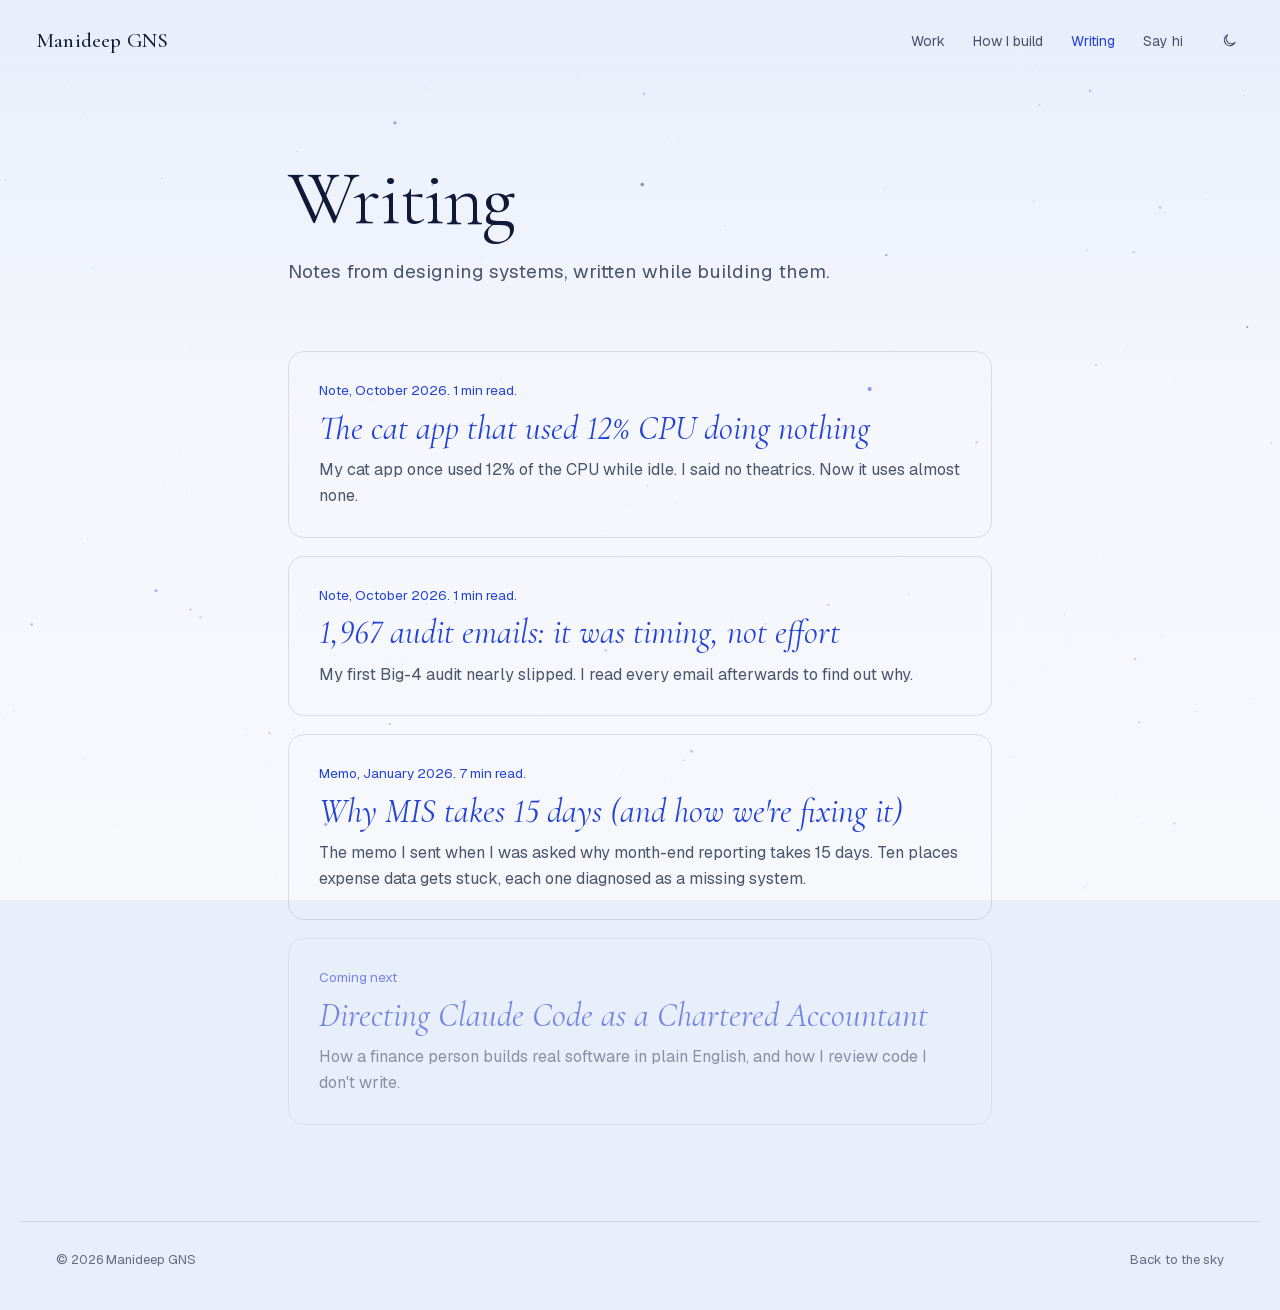
<file: writing/index.html>
<!doctype html>
<html lang="en">
<head>
<meta charset="utf-8">
<meta name="viewport" content="width=device-width, initial-scale=1">
<title>Writing | Manideep GNS</title>
<meta name="description" content="Notes from designing systems, written while building them.">
<meta property="og:title" content="Writing | Manideep GNS">
<meta property="og:description" content="Notes from building the systems finance runs on.">
<meta property="og:type" content="website">
<meta property="og:url" content="https://manideepgns.com/writing/">
<meta property="og:image" content="https://manideepgns.com/og/og-manideep.png">
<meta property="og:image:width" content="1200">
<meta property="og:image:height" content="630">
<meta name="twitter:card" content="summary_large_image">
<meta name="twitter:image" content="https://manideepgns.com/og/og-manideep.png">
<link rel="icon" type="image/svg+xml" href="../favicon.svg">
<link rel="apple-touch-icon" href="../apple-touch-icon.png">
<link rel="manifest" href="../manifest.webmanifest">
<meta name="theme-color" content="#040406">
<link rel="canonical" href="https://manideepgns.com/writing/">
<link rel="preload" href="../fonts/cormorant-italic.woff2" as="font" type="font/woff2" crossorigin>
<script src="../assets/theme.js?v=20261012"></script>
<link rel="stylesheet" href="../assets/site.css?v=20261012">
</head>
<body>
<canvas class="stars" data-flight="calm" aria-hidden="true"></canvas>
<header class="top solid">
  <a class="me" href="../">Manideep GNS</a>
  <nav aria-label="Main"><a href="../#work">Work</a><a class="wide" href="../stack.html">How I build</a><a href="./" aria-current="page">Writing</a><a href="../#hi">Say hi</a></nav>
</header>

<main class="page">
  <h1>Writing</h1>
  <p class="lede">Notes from designing systems, written while building them.</p>

  <div class="posts">
    <a class="post" href="idle-cat-app.html">
      <div class="meta">Note, October 2026. 1 min read.</div>
      <h2>The cat app that used 12% CPU doing nothing</h2>
      <p>My cat app once used 12% of the CPU while idle. I said no theatrics. Now it uses almost none.</p>
    </a>
    <a class="post" href="audit-emails-timing.html">
      <div class="meta">Note, October 2026. 1 min read.</div>
      <h2>1,967 audit emails: it was timing, not effort</h2>
      <p>My first Big-4 audit nearly slipped. I read every email afterwards to find out why.</p>
    </a>
    <a class="post" href="why-mis-takes-15-days.html">
      <div class="meta">Memo, January 2026. 7 min read.</div>
      <h2>Why MIS takes 15 days (and how we're fixing it)</h2>
      <p>The memo I sent when I was asked why month-end reporting takes 15 days. Ten places expense data gets stuck, each one diagnosed as a missing system.</p>
    </a>
    <div class="post soon">
      <div class="meta">Coming next</div>
      <h2>Directing Claude Code as a Chartered Accountant</h2>
      <p>How a finance person builds real software in plain English, and how I review code I don't write.</p>
    </div>
  </div>
</main>
<footer class="foot"><span>© 2026 Manideep GNS</span><a href="../">Back to the sky</a></footer>
<script src="../assets/sky.js?v=20261012" defer></script>
</body>
</html>
</file>
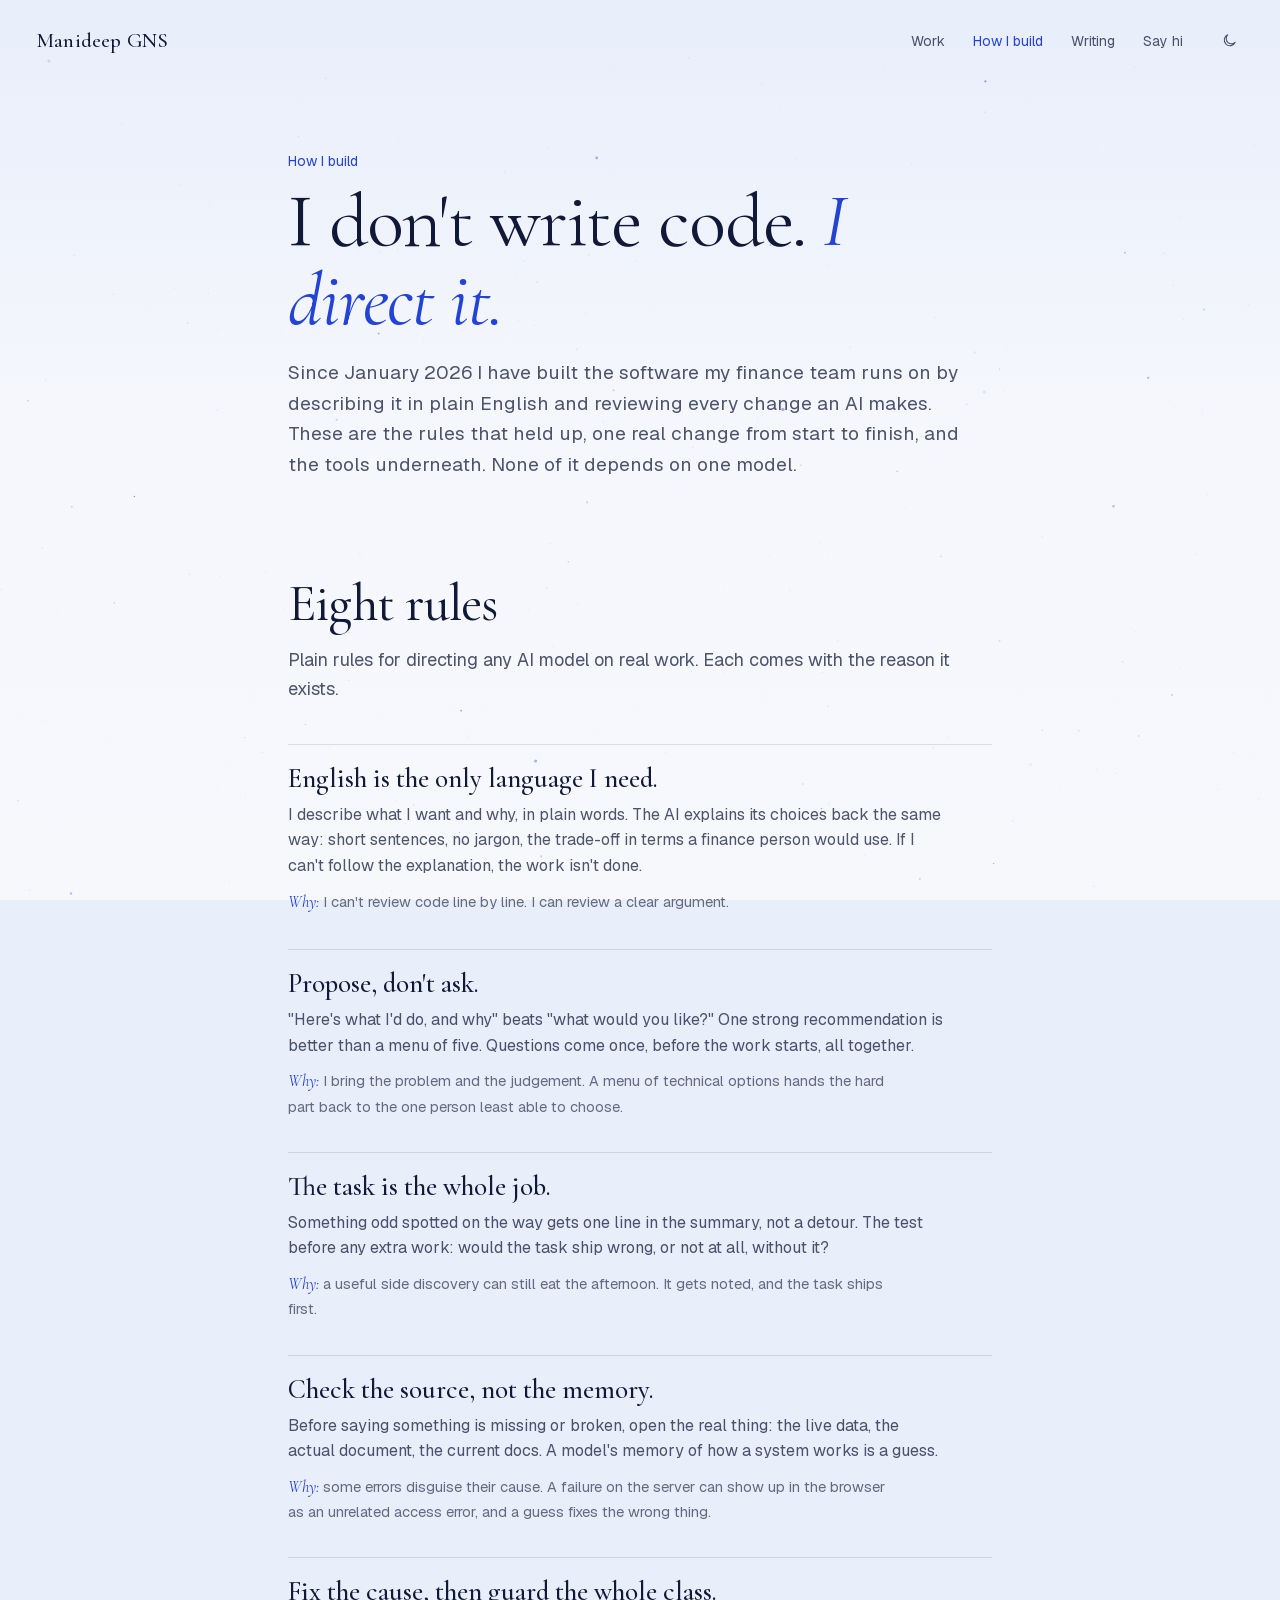
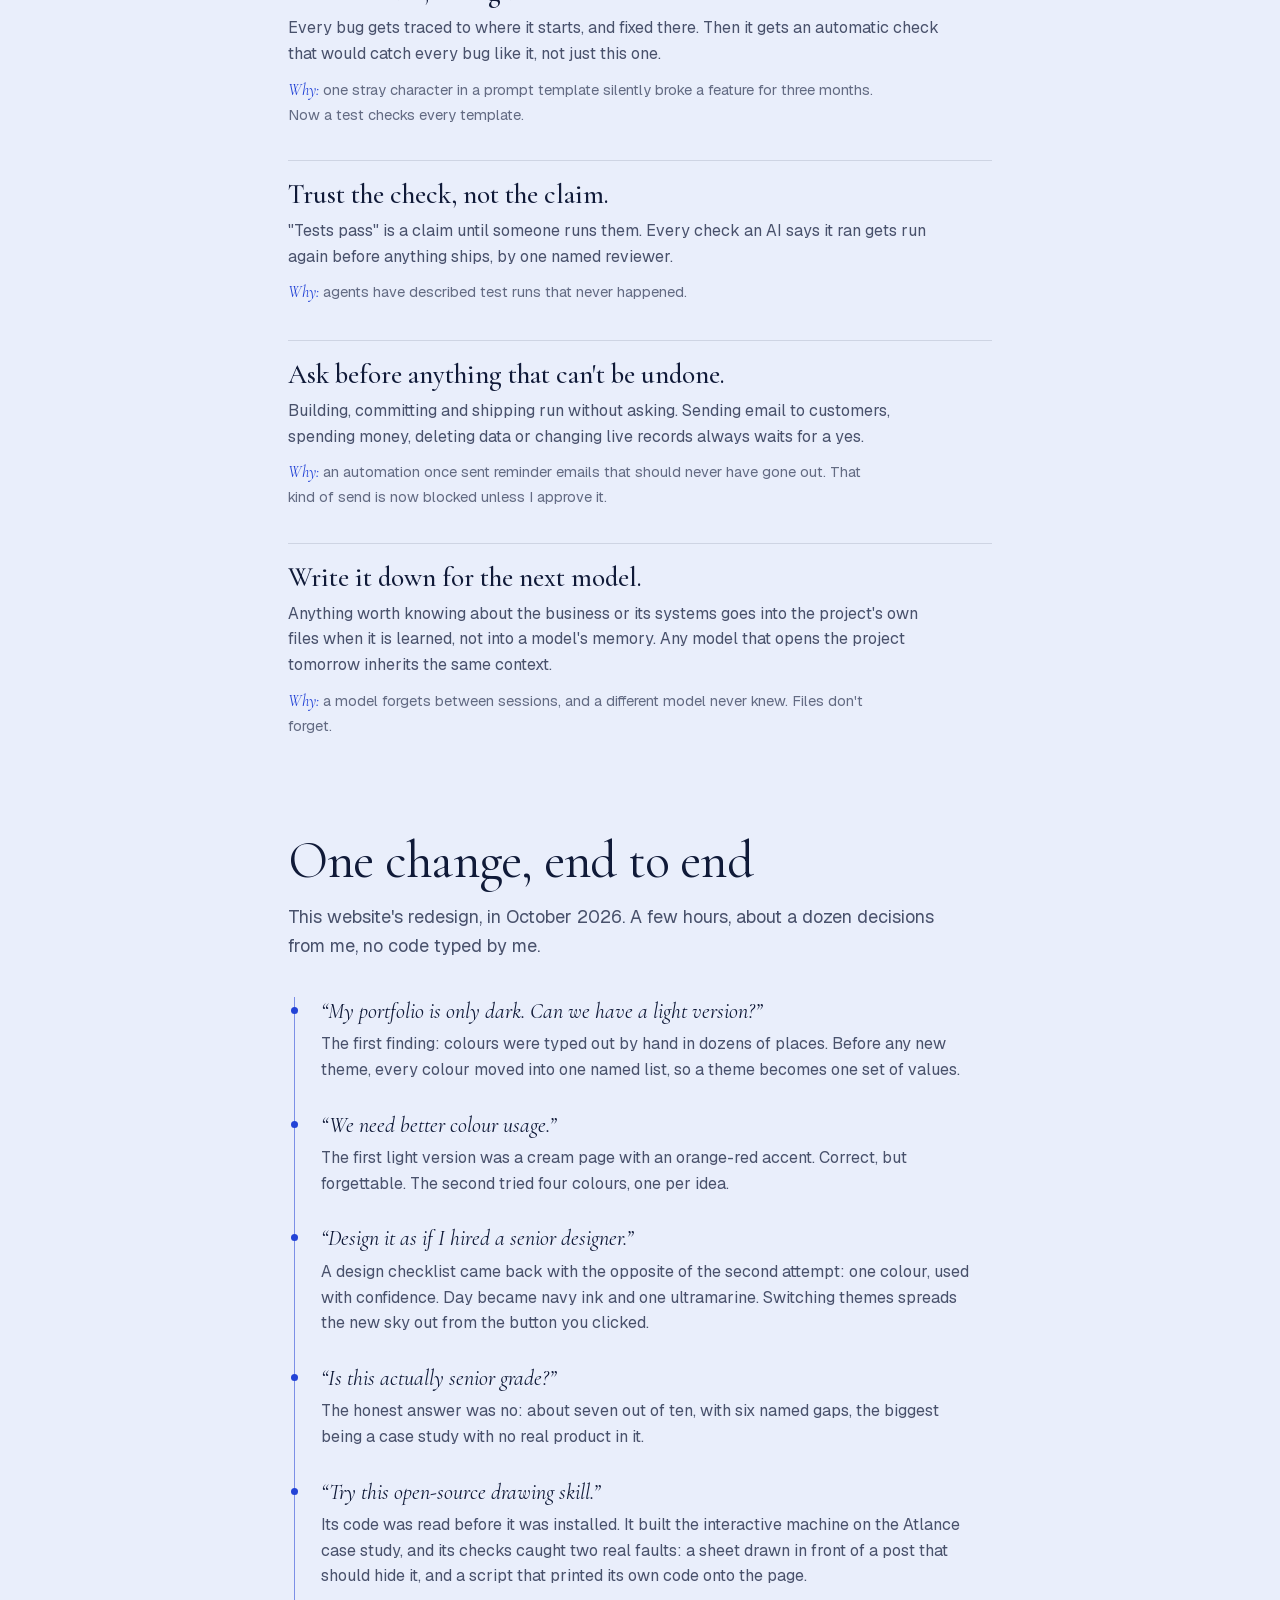
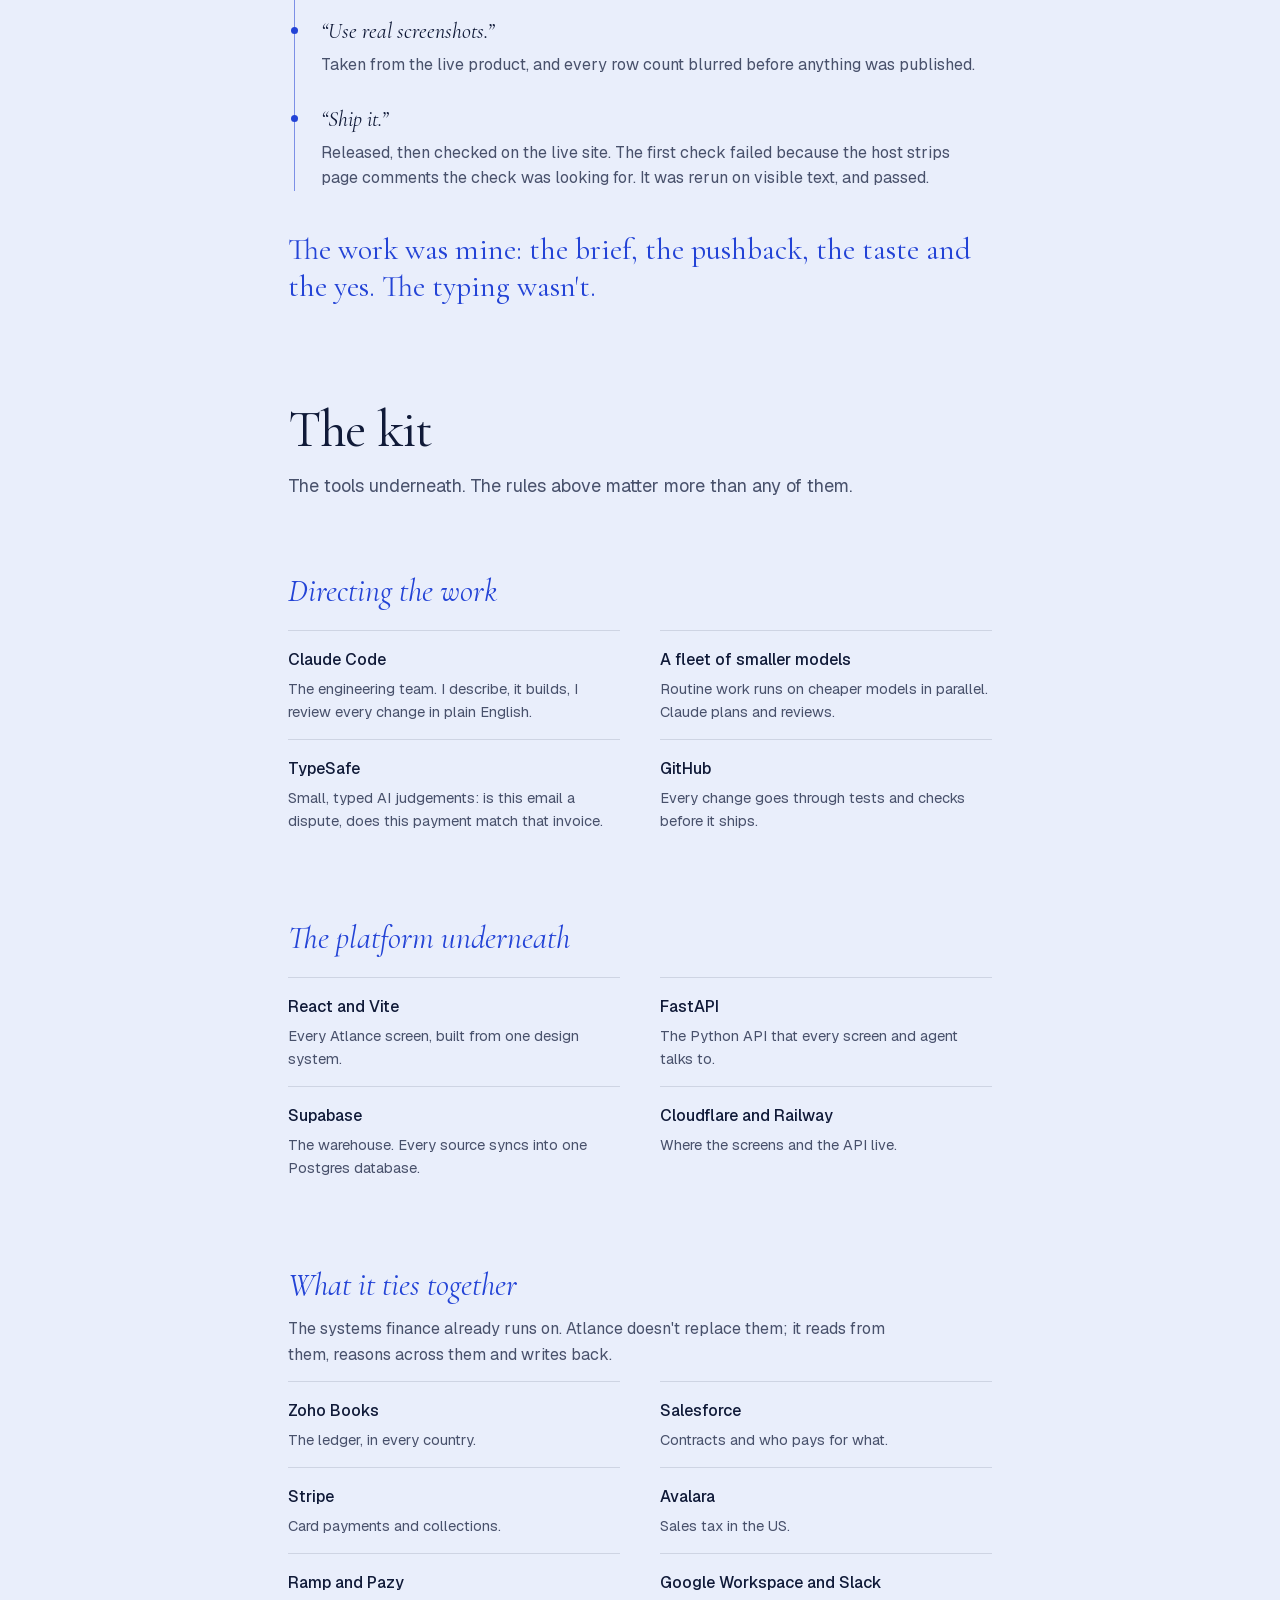
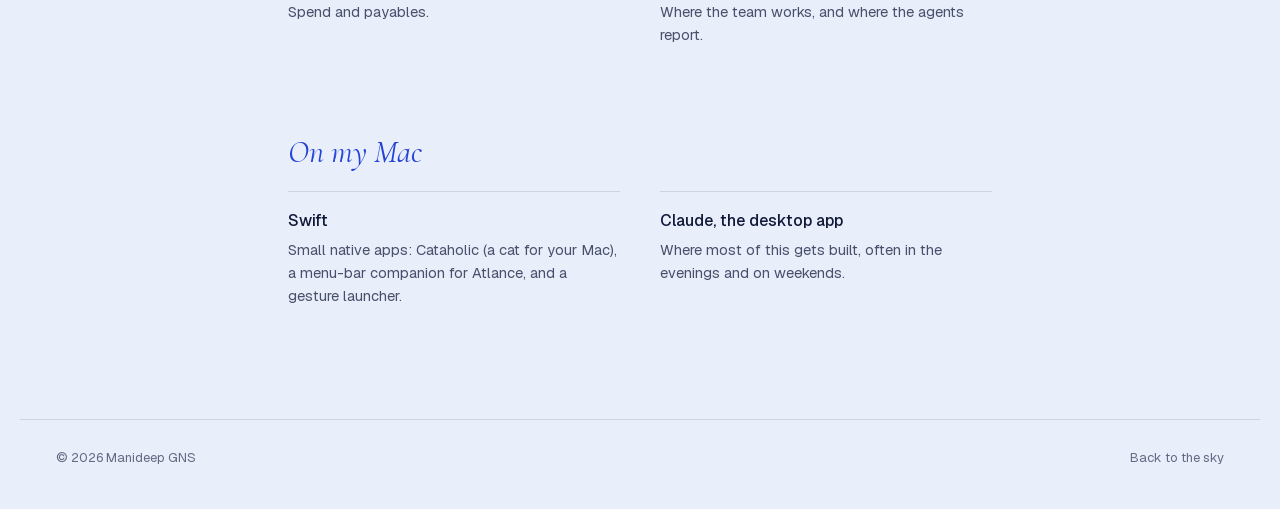
<file: stack.html>
<!doctype html>
<html lang="en">
<head>
<meta charset="utf-8">
<meta name="viewport" content="width=device-width, initial-scale=1">
<title>How I build with AI | Manideep GNS</title>
<meta name="description" content="The rules I work by when I direct AI to build software, one real change from request to release, and the tools underneath. Written for anyone working with any model.">
<meta property="og:title" content="How I build with AI | Manideep GNS">
<meta property="og:description" content="Eight rules for directing AI to build software, and one real change from request to release.">
<meta property="og:type" content="website">
<meta property="og:url" content="https://manideepgns.com/stack.html">
<meta property="og:image" content="https://manideepgns.com/og/og-manideep.png">
<meta property="og:image:width" content="1200">
<meta property="og:image:height" content="630">
<meta name="twitter:card" content="summary_large_image">
<meta name="twitter:image" content="https://manideepgns.com/og/og-manideep.png">
<link rel="icon" type="image/svg+xml" href="favicon.svg">
<link rel="apple-touch-icon" href="apple-touch-icon.png">
<link rel="manifest" href="manifest.webmanifest">
<meta name="theme-color" content="#040406">
<link rel="canonical" href="https://manideepgns.com/stack.html">
<link rel="preload" href="fonts/cormorant-italic.woff2" as="font" type="font/woff2" crossorigin>
<script src="assets/theme.js?v=20261012"></script>
<link rel="stylesheet" href="assets/site.css?v=20261012">
<style>
  /* the rules: a rule in the serif, why it matters, and the moment that made it a rule */
  .rules { list-style: none; margin-top: 40px; display: grid; gap: 34px }
  .rules li { padding-top: 18px; border-top: 1px solid var(--rule) }
  .rules b { display: block; font-family: var(--serif); font-weight: 500; font-size: 27px; line-height: 1.15 }
  .rules p { margin-top: 8px; color: var(--dim); max-width: 60ch }
  .rules .why { margin-top: 10px; font-size: 14.5px; color: var(--faint) }
  .rules .why i { font-family: var(--serif); font-size: 16.5px; color: var(--dim) }
  [data-theme="light"] .rules .why i { color: var(--accent) }
  /* one change, end to end: a vertical run of stars */
  .run { list-style: none; margin-top: 36px; border-left: 1px solid var(--line); margin-left: 6px }
  .run li { position: relative; padding: 0 0 28px 26px }
  .run li::before { content: ''; position: absolute; left: -4px; top: 10px; width: 7px; height: 7px; border-radius: 50%; background: var(--ink); box-shadow: 0 0 12px 3px rgba(var(--glow), .3) }
  [data-theme="light"] .run li::before { background: var(--accent); box-shadow: none }
  .run li:last-child { padding-bottom: 0 }
  .run q { display: block; font-family: var(--serif); font-style: italic; font-size: 22px; line-height: 1.3; quotes: "\201C" "\201D" }
  .run p { margin-top: 6px; color: var(--dim); max-width: 60ch }
  .takeaway { margin-top: 40px; font-family: var(--serif); font-size: 30px; line-height: 1.25; max-width: 24em }
  [data-theme="light"] .takeaway { color: var(--accent) }
  .page > section { margin-top: 96px }
  .page h2.big { font-family: var(--serif); font-weight: 400; font-size: clamp(36px, 4.4vw, 52px); line-height: 1.08; letter-spacing: -.015em }
  .page h2.big + p { margin-top: 14px; color: var(--dim); font-size: 18px; max-width: 56ch }
  @media (max-width: 760px) { .rules b { font-size: 24px } .takeaway { font-size: 25px } }
</style>
</head>
<body>
<canvas class="stars" data-flight="calm" aria-hidden="true"></canvas>
<header class="top solid">
  <a class="me" href="./">Manideep GNS</a>
  <nav aria-label="Main"><a href="./#work">Work</a><a class="wide" href="stack.html" aria-current="page">How I build</a><a href="writing/">Writing</a><a href="./#hi">Say hi</a></nav>
</header>

<main class="page">
  <p class="kicker">How I build</p>
  <h1>I don't write code. <em>I direct it.</em></h1>
  <p class="lede">Since January 2026 I have built the software my finance team runs on by describing it in plain English and reviewing every change an AI makes. These are the rules that held up, one real change from start to finish, and the tools underneath. None of it depends on one model.</p>

  <section>
    <h2 class="big">Eight rules</h2>
    <p>Plain rules for directing any AI model on real work. Each comes with the reason it exists.</p>
    <ol class="rules">
      <li><b>English is the only language I need.</b><p>I describe what I want and why, in plain words. The AI explains its choices back the same way: short sentences, no jargon, the trade-off in terms a finance person would use. If I can't follow the explanation, the work isn't done.</p><p class="why"><i>Why:</i> I can't review code line by line. I can review a clear argument.</p></li>
      <li><b>Propose, don't ask.</b><p>"Here's what I'd do, and why" beats "what would you like?" One strong recommendation is better than a menu of five. Questions come once, before the work starts, all together.</p><p class="why"><i>Why:</i> I bring the problem and the judgement. A menu of technical options hands the hard part back to the one person least able to choose.</p></li>
      <li><b>The task is the whole job.</b><p>Something odd spotted on the way gets one line in the summary, not a detour. The test before any extra work: would the task ship wrong, or not at all, without it?</p><p class="why"><i>Why:</i> a useful side discovery can still eat the afternoon. It gets noted, and the task ships first.</p></li>
      <li><b>Check the source, not the memory.</b><p>Before saying something is missing or broken, open the real thing: the live data, the actual document, the current docs. A model's memory of how a system works is a guess.</p><p class="why"><i>Why:</i> some errors disguise their cause. A failure on the server can show up in the browser as an unrelated access error, and a guess fixes the wrong thing.</p></li>
      <li><b>Fix the cause, then guard the whole class.</b><p>Every bug gets traced to where it starts, and fixed there. Then it gets an automatic check that would catch every bug like it, not just this one.</p><p class="why"><i>Why:</i> one stray character in a prompt template silently broke a feature for three months. Now a test checks every template.</p></li>
      <li><b>Trust the check, not the claim.</b><p>"Tests pass" is a claim until someone runs them. Every check an AI says it ran gets run again before anything ships, by one named reviewer.</p><p class="why"><i>Why:</i> agents have described test runs that never happened.</p></li>
      <li><b>Ask before anything that can't be undone.</b><p>Building, committing and shipping run without asking. Sending email to customers, spending money, deleting data or changing live records always waits for a yes.</p><p class="why"><i>Why:</i> an automation once sent reminder emails that should never have gone out. That kind of send is now blocked unless I approve it.</p></li>
      <li><b>Write it down for the next model.</b><p>Anything worth knowing about the business or its systems goes into the project's own files when it is learned, not into a model's memory. Any model that opens the project tomorrow inherits the same context.</p><p class="why"><i>Why:</i> a model forgets between sessions, and a different model never knew. Files don't forget.</p></li>
    </ol>
  </section>

  <section>
    <h2 class="big">One change, end to end</h2>
    <p>This website's redesign, in October 2026. A few hours, about a dozen decisions from me, no code typed by me.</p>
    <ol class="run">
      <li><q>My portfolio is only dark. Can we have a light version?</q><p>The first finding: colours were typed out by hand in dozens of places. Before any new theme, every colour moved into one named list, so a theme becomes one set of values.</p></li>
      <li><q>We need better colour usage.</q><p>The first light version was a cream page with an orange-red accent. Correct, but forgettable. The second tried four colours, one per idea.</p></li>
      <li><q>Design it as if I hired a senior designer.</q><p>A design checklist came back with the opposite of the second attempt: one colour, used with confidence. Day became navy ink and one ultramarine. Switching themes spreads the new sky out from the button you clicked.</p></li>
      <li><q>Is this actually senior grade?</q><p>The honest answer was no: about seven out of ten, with six named gaps, the biggest being a case study with no real product in it.</p></li>
      <li><q>Try this open-source drawing skill.</q><p>Its code was read before it was installed. It built the interactive machine on the Atlance case study, and its checks caught two real faults: a sheet drawn in front of a post that should hide it, and a script that printed its own code onto the page.</p></li>
      <li><q>Use real screenshots.</q><p>Taken from the live product, and every row count blurred before anything was published.</p></li>
      <li><q>Ship it.</q><p>Released, then checked on the live site. The first check failed because the host strips page comments the check was looking for. It was rerun on visible text, and passed.</p></li>
    </ol>
    <p class="takeaway">The work was mine: the brief, the pushback, the taste and the yes. The typing wasn't.</p>
  </section>

  <section>
    <h2 class="big">The kit</h2>
    <p>The tools underneath. The rules above matter more than any of them.</p>
    <div class="group">
    <h2>Directing the work</h2>
    <div class="tools">
      <div class="tool"><b>Claude Code</b><span>The engineering team. I describe, it builds, I review every change in plain English.</span></div>
      <div class="tool"><b>A fleet of smaller models</b><span>Routine work runs on cheaper models in parallel. Claude plans and reviews.</span></div>
      <div class="tool"><b>TypeSafe</b><span>Small, typed AI judgements: is this email a dispute, does this payment match that invoice.</span></div>
      <div class="tool"><b>GitHub</b><span>Every change goes through tests and checks before it ships.</span></div>
    </div>
    </div>

    <div class="group">
    <h2>The platform underneath</h2>
    <div class="tools">
      <div class="tool"><b>React and Vite</b><span>Every Atlance screen, built from one design system.</span></div>
      <div class="tool"><b>FastAPI</b><span>The Python API that every screen and agent talks to.</span></div>
      <div class="tool"><b>Supabase</b><span>The warehouse. Every source syncs into one Postgres database.</span></div>
      <div class="tool"><b>Cloudflare and Railway</b><span>Where the screens and the API live.</span></div>
    </div>
    </div>

    <div class="group">
    <h2>What it ties together</h2>
    <p>The systems finance already runs on. Atlance doesn't replace them; it reads from them, reasons across them and writes back.</p>
    <div class="tools">
      <div class="tool"><b>Zoho Books</b><span>The ledger, in every country.</span></div>
      <div class="tool"><b>Salesforce</b><span>Contracts and who pays for what.</span></div>
      <div class="tool"><b>Stripe</b><span>Card payments and collections.</span></div>
      <div class="tool"><b>Avalara</b><span>Sales tax in the US.</span></div>
      <div class="tool"><b>Ramp and Pazy</b><span>Spend and payables.</span></div>
      <div class="tool"><b>Google Workspace and Slack</b><span>Where the team works, and where the agents report.</span></div>
    </div>
    </div>

    <div class="group">
    <h2>On my Mac</h2>
    <div class="tools">
      <div class="tool"><b>Swift</b><span>Small native apps: Cataholic (a cat for your Mac), a menu-bar companion for Atlance, and a gesture launcher.</span></div>
      <div class="tool"><b>Claude, the desktop app</b><span>Where most of this gets built, often in the evenings and on weekends.</span></div>
    </div>
    </div>
  </section>
</main>
<footer class="foot"><span>© 2026 Manideep GNS</span><a href="./">Back to the sky</a></footer>
<script src="assets/sky.js?v=20261012" defer></script>
</body>
</html>
</file>
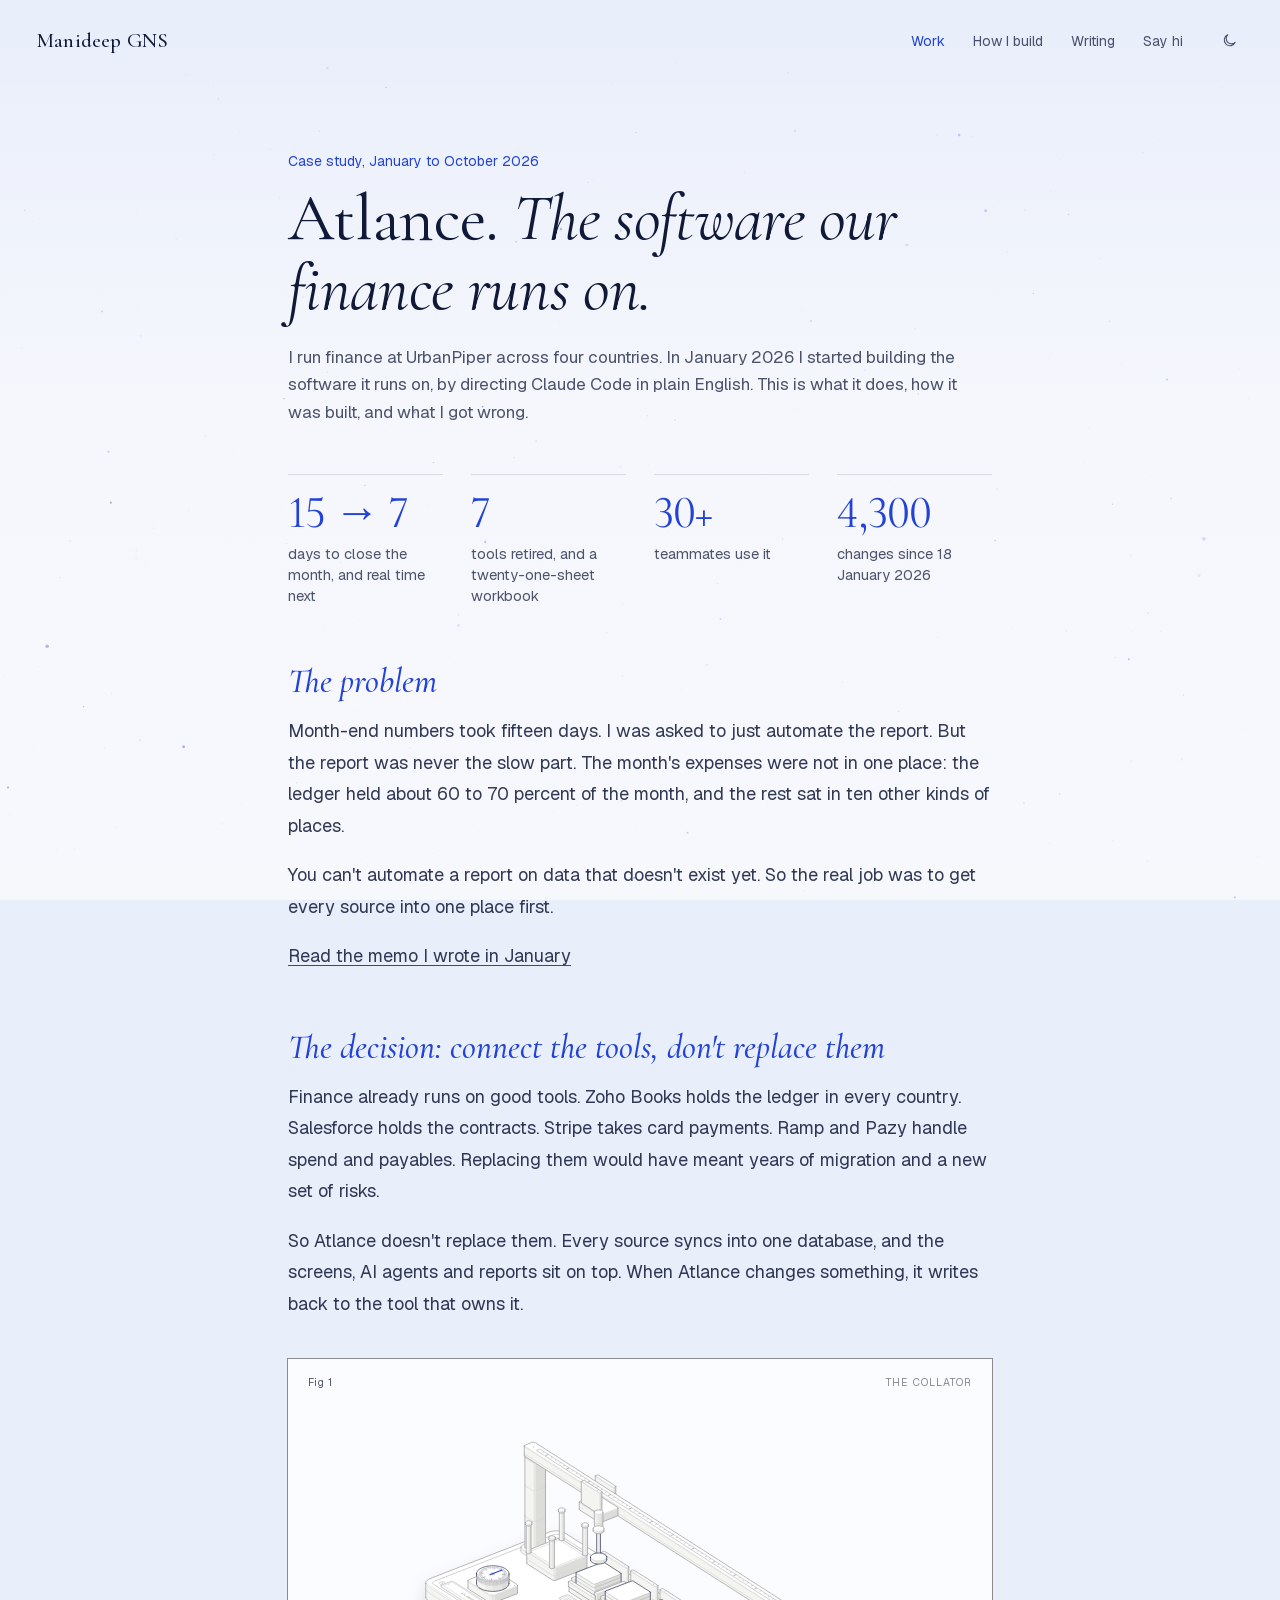
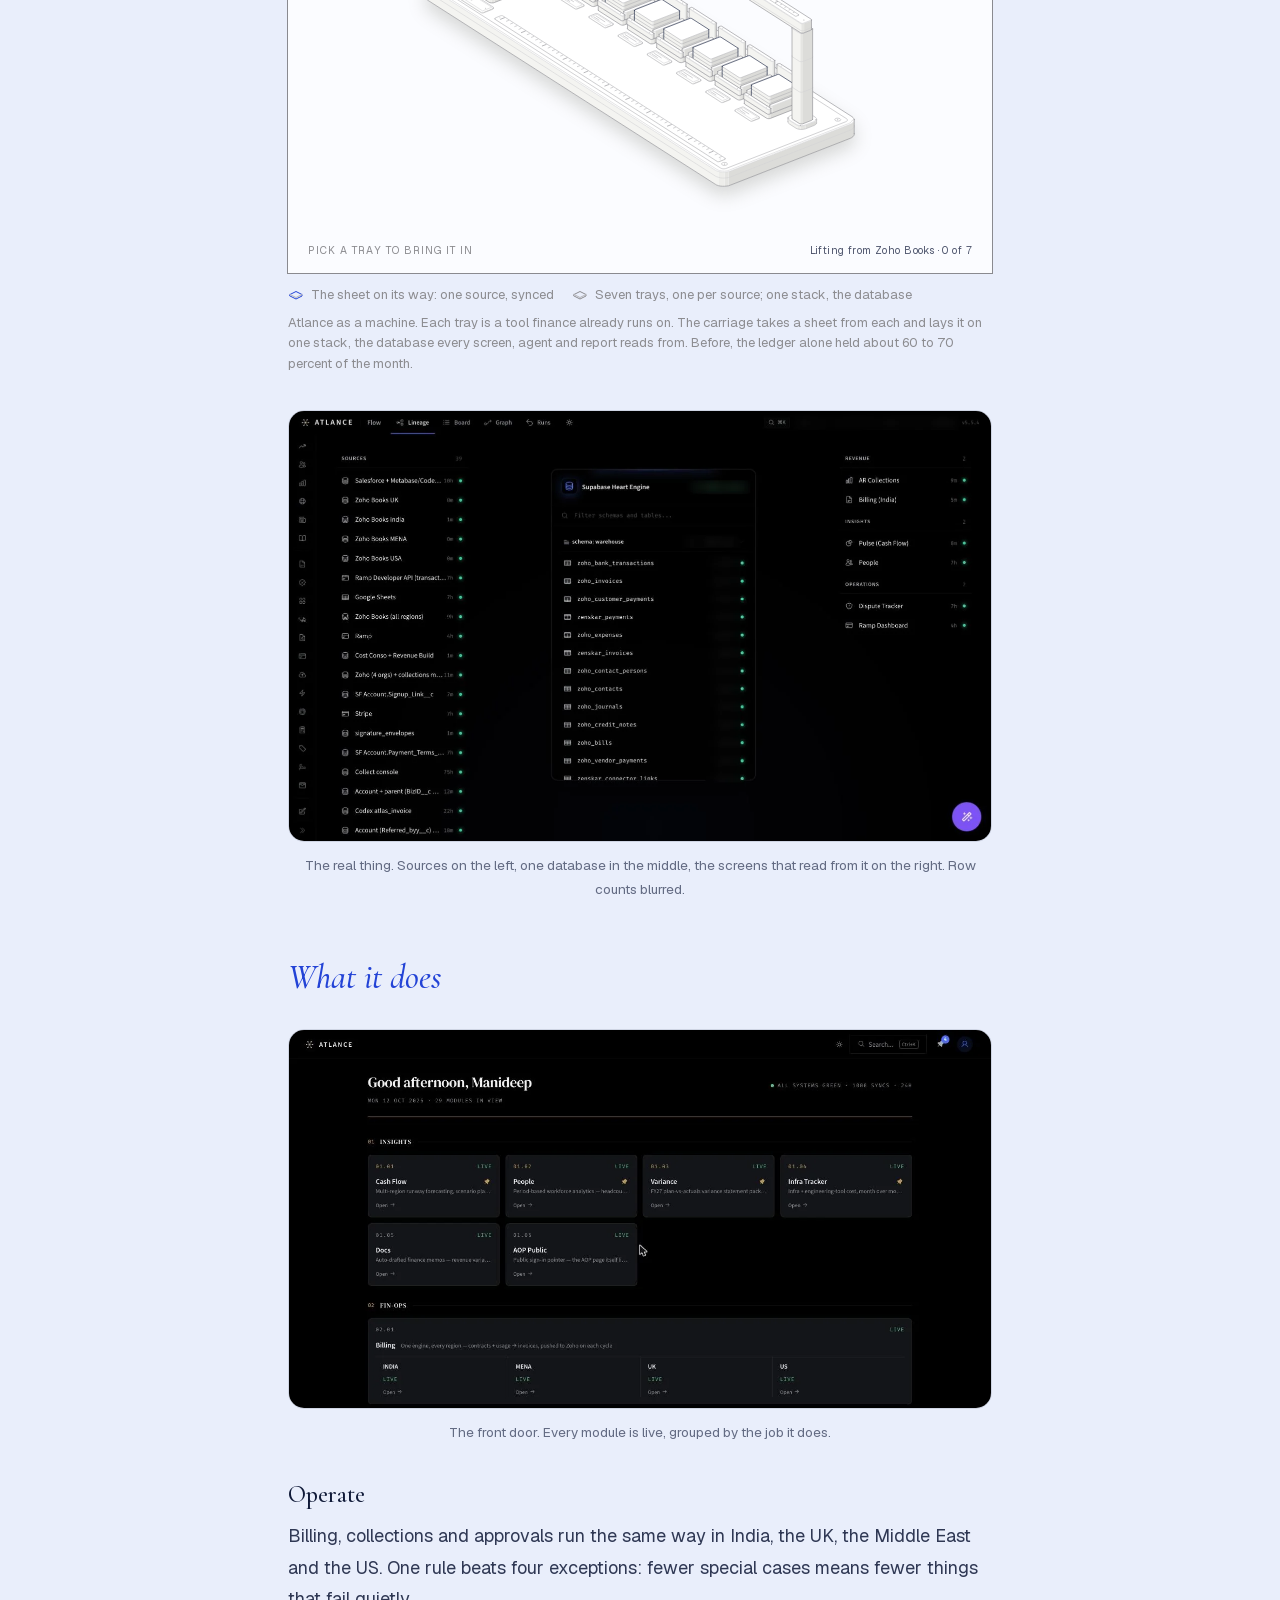
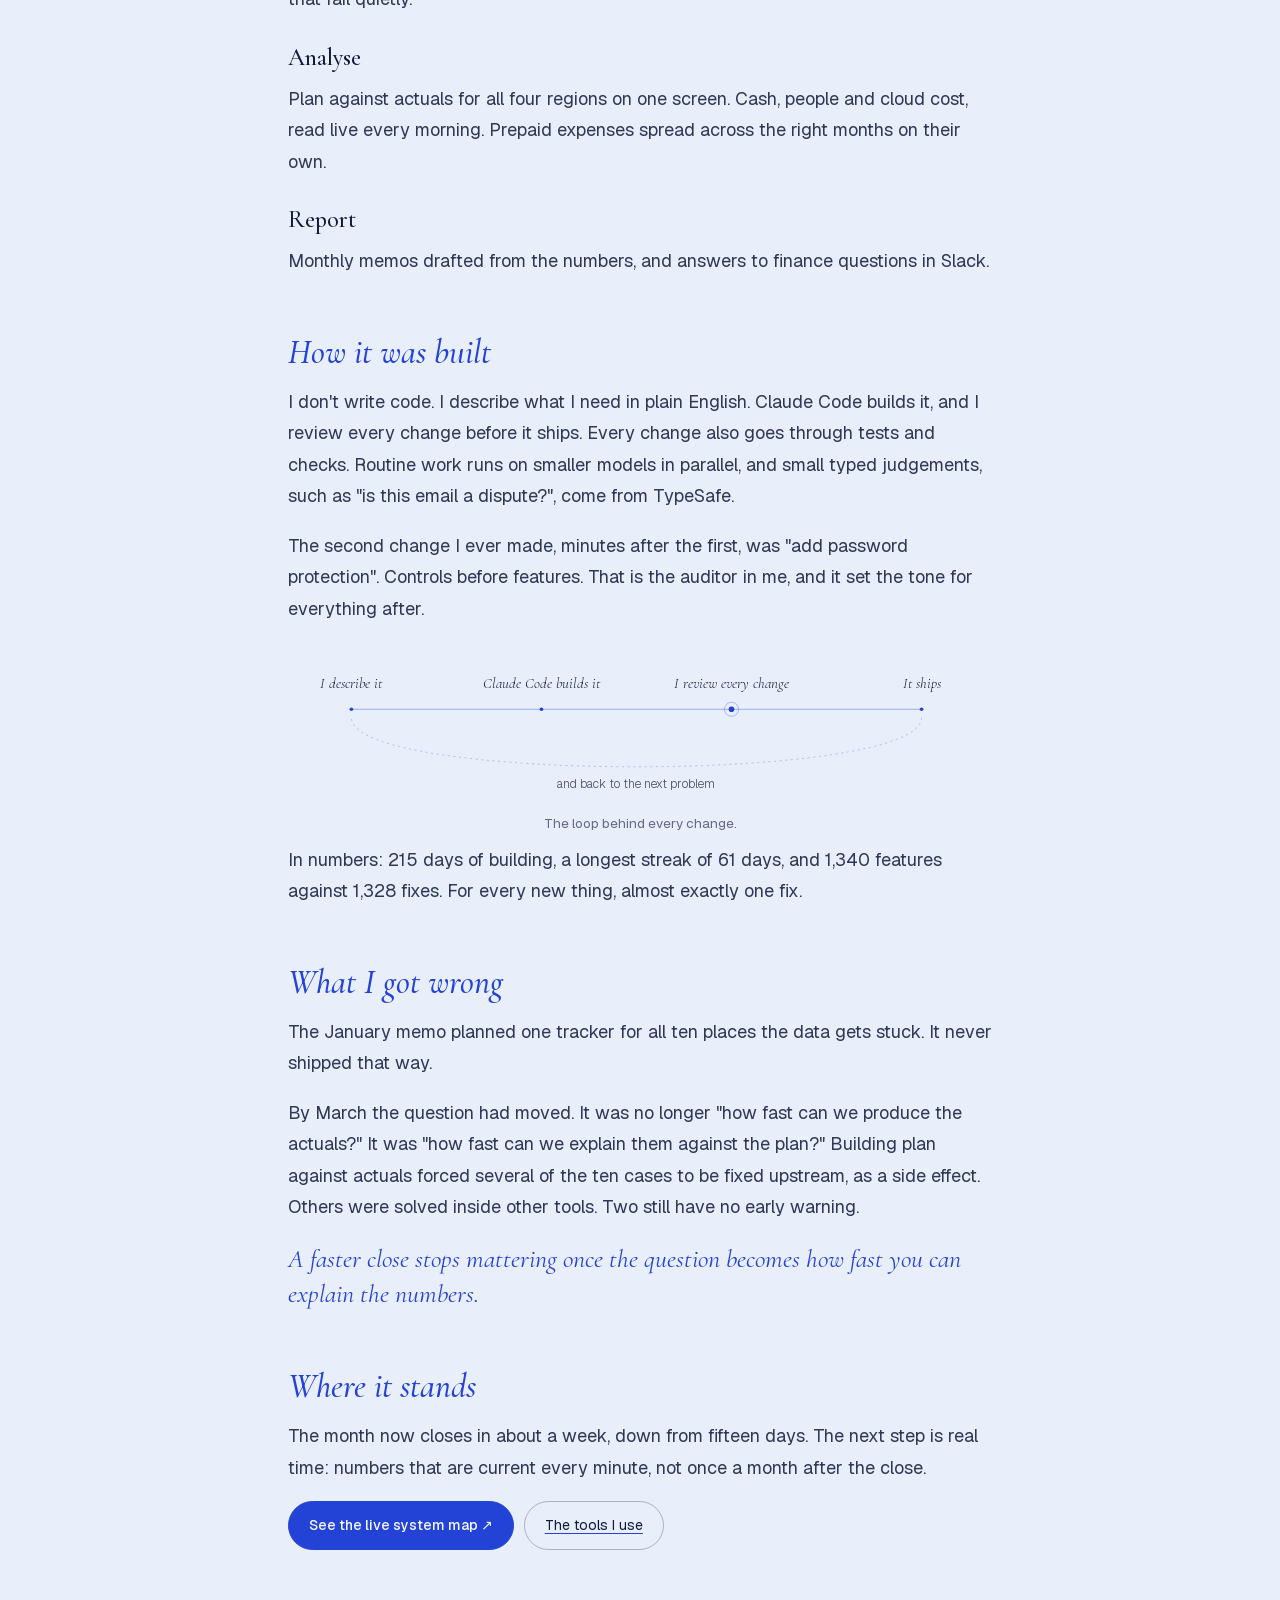
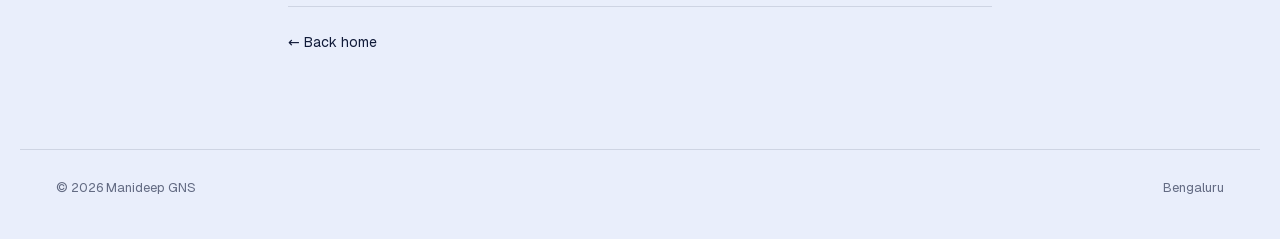
<file: work/atlance.html>
<!doctype html>
<html lang="en">
<head>
<meta charset="utf-8">
<meta name="viewport" content="width=device-width, initial-scale=1">
<title>Atlance, a case study | Manideep GNS</title>
<meta name="description" content="How a Chartered Accountant built the software UrbanPiper's finance runs on, by directing Claude Code: the problem, the decision, what it does, how it was built, and what went wrong.">
<meta property="og:title" content="Atlance, a case study | Manideep GNS">
<meta property="og:description" content="The software UrbanPiper's finance runs on: the problem, the decision, how it was built, and what went wrong.">
<meta property="og:type" content="article">
<meta property="og:url" content="https://manideepgns.com/work/atlance.html">
<meta property="og:image" content="https://manideepgns.com/og/og-atlance.png">
<meta property="og:image:width" content="1200">
<meta property="og:image:height" content="630">
<meta name="twitter:card" content="summary_large_image">
<meta name="twitter:title" content="Atlance, a case study | Manideep GNS">
<meta name="twitter:description" content="The software UrbanPiper's finance runs on: the problem, the decision, how it was built, and what went wrong.">
<meta name="twitter:image" content="https://manideepgns.com/og/og-atlance.png">
<link rel="icon" type="image/svg+xml" href="../favicon.svg">
<link rel="apple-touch-icon" href="../apple-touch-icon.png">
<meta name="theme-color" content="#040406">
<link rel="canonical" href="https://manideepgns.com/work/atlance.html">
<link rel="preload" href="../fonts/cormorant-italic.woff2" as="font" type="font/woff2" crossorigin>
<script src="../assets/theme.js?v=20261012"></script>
<link rel="stylesheet" href="../assets/site.css?v=20261012">
<style>
  /* the four facts, read at a glance before the story */
  .figures { display: grid; grid-template-columns: repeat(4, minmax(0, 1fr)); gap: 0 28px; margin-top: 48px }
  .figures div { padding-top: 14px; border-top: 1px solid var(--rule) }
  .figures dt { font-family: var(--serif); font-size: 46px; line-height: 1; letter-spacing: -.02em; font-variant-numeric: lining-nums }
  .figures dd { margin-top: 8px; color: var(--dim); font-size: 14.5px; line-height: 1.45 }
  [data-theme="light"] .figures dt { color: var(--accent) }
  .essay .art { margin: 36px 0 8px }
  .essay .art svg { margin: 0 auto; max-width: 600px }
  .essay .art figcaption { text-align: center }
  .essay .art.loop svg { max-width: none }
  /* screenshots of the product: framed like the cards, captioned like the drawings */
  .shot { margin: 32px 0 30px }
  .shot img { display: block; width: 100%; height: auto; border-radius: 16px; border: 1px solid var(--rule) }
  .shot figcaption { margin-top: 12px; color: var(--faint); font-size: 13.5px; text-align: center }
  .jobs3 { display: grid; gap: 22px; margin: 6px 0 22px }
  .jobs3 b { display: block; font-family: var(--serif); font-weight: 500; font-size: 24px; color: var(--ink) }
  .jobs3 p { margin: 4px 0 0 }
  .next { display: flex; flex-wrap: wrap; gap: 10px; margin-top: 18px }
  @media (max-width: 760px) {
    .figures { grid-template-columns: repeat(2, minmax(0, 1fr)); gap: 22px 20px }
    .figures dt { font-size: 38px }
  }
</style>
</head>
<body>
<canvas class="stars" data-flight="calm" aria-hidden="true"></canvas>
<header class="top solid">
  <a class="me" href="../">Manideep GNS</a>
  <nav aria-label="Main"><a href="../#work" aria-current="page">Work</a><a class="wide" href="../stack.html">How I build</a><a href="../writing/">Writing</a><a href="../#hi">Say hi</a></nav>
</header>
<svg width="0" height="0" style="position:absolute" aria-hidden="true">
  <defs><radialGradient id="halo"><stop offset="0" style="stop-color:rgb(var(--glow))" stop-opacity=".55"/><stop offset="1" style="stop-color:rgb(var(--glow))" stop-opacity="0"/></radialGradient></defs>
</svg>

<main>
  <article class="essay">
    <header class="essay-head">
      <p class="eyebrow">Case study, January to October 2026</p>
      <h1>Atlance. <em>The software our finance runs on.</em></h1>
      <p class="frame">I run finance at UrbanPiper across four countries. In January 2026 I started building the software it runs on, by directing Claude Code in plain English. This is what it does, how it was built, and what I got wrong.</p>
      <dl class="figures">
        <div><dt>15 → 7</dt><dd>days to close the month, and real time next</dd></div>
        <div><dt>7</dt><dd>tools retired, and a twenty-one-sheet workbook</dd></div>
        <div><dt>30+</dt><dd>teammates use it</dd></div>
        <div><dt data-stat="commits">4,300</dt><dd>changes since 18 January 2026</dd></div>
      </dl>
    </header>

    <div class="essay-body">
      <h2>The problem</h2>
      <p>Month-end numbers took fifteen days. I was asked to just automate the report. But the report was never the slow part. The month's expenses were not in one place: the ledger held about 60 to 70 percent of the month, and the rest sat in ten other kinds of places.</p>
      <p>You can't automate a report on data that doesn't exist yet. So the real job was to get every source into one place first.</p>
      <p><a href="../writing/why-mis-takes-15-days.html">Read the memo I wrote in January</a></p>

      <h2>The decision: connect the tools, don't replace them</h2>
      <p>Finance already runs on good tools. Zoho Books holds the ledger in every country. Salesforce holds the contracts. Stripe takes card payments. Ramp and Pazy handle spend and payables. Replacing them would have meant years of migration and a new set of risks.</p>
      <p>So Atlance doesn't replace them. Every source syncs into one database, and the screens, AI agents and reports sit on top. When Atlance changes something, it writes back to the tool that owns it.</p>
<!-- collator:start (generated by working/collator/build.mjs, do not edit by hand) -->
<style>
.iso{
  --anatomy-page:#0b0b0b;--anatomy-card:#131313;--anatomy-text:#a3a3a3;--anatomy-strong:#e6e6e6;--anatomy-muted:#6e6e6e;
  --anatomy-paper:#131313;--anatomy-face:#1b1b1b;--anatomy-top:#1c1c1c;
  --anatomy-shade-0:#0f0f0f;--anatomy-shade-1:#121212;--anatomy-shade-2:#151515;--anatomy-shade-3:#181818;
  --anatomy-lit-top:#262626;--anatomy-lit-shade:#1d1d1d;
  --anatomy-hi:#d4d4d4;--anatomy-mid:#6a6a6a;--anatomy-lo:#3e3e3e;--anatomy-faint:#2a2a2a;--anatomy-lit:#ffffff;
  --anatomy-halo:#050505;--anatomy-halo-opacity:.9;--anatomy-dot:#e6e6e6;
  --anatomy-red:#ff6b6b;--anatomy-green:#6be0a0;--anatomy-blue:#6b9bff;
  --anatomy-weight:.6px;--anatomy-ease:cubic-bezier(.32,.72,0,1);
  --anatomy-mono:ui-monospace,"SF Mono",Menlo,Consolas,monospace;
  --anatomy-lift:inset 0 1px 0 0 #ffffff0a,inset 0 0 0 1px #ffffff06,0 0 0 1px #00000026,0 1px 1px -.5px #00000014,0 3px 3px -1.5px #00000014,0 6px 6px -3px #00000014,0 12px 12px -6px #00000014;
}
.iso[data-theme="light"]{
  --anatomy-page:#f2f2ef;--anatomy-card:#fbfbfa;--anatomy-text:#57575a;--anatomy-strong:#18181a;--anatomy-muted:#8c8c90;
  --anatomy-paper:#fbfbfa;--anatomy-face:#ffffff;--anatomy-top:#ffffff;
  --anatomy-shade-0:#dcdcd9;--anatomy-shade-1:#e5e5e2;--anatomy-shade-2:#ededea;--anatomy-shade-3:#f4f4f1;
  --anatomy-lit-top:#ffffff;--anatomy-lit-shade:#eeeeeb;
  --anatomy-hi:#26262a;--anatomy-mid:#8a8a8f;--anatomy-lo:#b4b4b8;--anatomy-faint:#d4d4d6;--anatomy-lit:#000000;
  --anatomy-halo:#8a8a80;--anatomy-halo-opacity:.32;--anatomy-dot:#3a3a3e;
  --anatomy-red:#e5484d;--anatomy-green:#30a46c;--anatomy-blue:#3e63dd;
  --anatomy-lift:inset 0 1px 0 0 #ffffff,0 0 0 1px #0000000f,0 1px 1px -.5px #0000000a,0 3px 3px -1.5px #0000000a,0 6px 6px -3px #0000000a,0 12px 12px -6px #0000000a;
}
.iso-svg{display:block;width:100%;height:auto;overflow:visible}
.iso-svg path,.iso-svg circle{vector-effect:non-scaling-stroke}
.iso-fill{fill:var(--anatomy-paper);stroke:none}
.iso-solid[data-lit]>.iso-fill{fill:var(--anatomy-face)}
.iso-shade,.iso-top{stroke:none}
.iso-shade[data-shade="0"]{fill:var(--anatomy-shade-0)}
.iso-shade[data-shade="1"]{fill:var(--anatomy-shade-1)}
.iso-shade[data-shade="2"]{fill:var(--anatomy-shade-2)}
.iso-shade[data-shade="3"]{fill:var(--anatomy-shade-3)}
.iso-top{fill:var(--anatomy-top)}
.iso-solid[data-lit]>.iso-top{fill:var(--anatomy-lit-top)}
.iso-solid[data-lit]>.iso-shade{fill:var(--anatomy-lit-shade)}
.iso-solid[data-seamless]>.iso-shade,.iso-solid[data-seamless]>.iso-top{stroke-width:.4;stroke-linejoin:round}
.iso-solid[data-seamless]>.iso-shade[data-shade="0"]{stroke:var(--anatomy-shade-0)}
.iso-solid[data-seamless]>.iso-shade[data-shade="1"]{stroke:var(--anatomy-shade-1)}
.iso-solid[data-seamless]>.iso-shade[data-shade="2"]{stroke:var(--anatomy-shade-2)}
.iso-solid[data-seamless]>.iso-shade[data-shade="3"]{stroke:var(--anatomy-shade-3)}
.iso-solid[data-seamless]>.iso-top{stroke:var(--anatomy-top)}
.iso-solid[data-seamless][data-lit]>.iso-top{stroke:var(--anatomy-lit-top)}
.iso-solid[data-seamless][data-lit]>.iso-shade{stroke:var(--anatomy-lit-shade)}
.iso-solid[data-lit]>.iso-edge{stroke:var(--anatomy-lit)}
.iso-halo{fill:var(--anatomy-halo);stroke:none;filter:blur(9px);opacity:var(--anatomy-halo-opacity);transform:translateY(3px)}
.iso-line{fill:none;stroke:var(--anatomy-lo);stroke-width:var(--anatomy-weight);stroke-linecap:round;stroke-linejoin:round}
.iso-line[data-tone="hi"]{stroke:var(--anatomy-hi)}
.iso-line[data-tone="mid"]{stroke:var(--anatomy-mid)}
.iso-line[data-tone="lo"]{stroke:var(--anatomy-lo)}
.iso-line[data-tone="faint"]{stroke:var(--anatomy-faint)}
.iso-line[data-tone="lit"]{stroke:var(--anatomy-lit)}
.iso-line[data-tone="red"]{stroke:var(--anatomy-red)}
.iso-line[data-tone="green"]{stroke:var(--anatomy-green)}
.iso-line[data-tone="blue"]{stroke:var(--anatomy-blue)}
.iso-line[data-dotted]{stroke-dasharray:.01 3.5;stroke-width:1}
.iso-line[data-dashed]{stroke-dasharray:3 3}
.iso-line[data-flow]{stroke-dasharray:2 6}
.iso-wire-end{fill:var(--anatomy-paper);stroke:var(--anatomy-lo);stroke-width:var(--anatomy-weight)}
.iso-wire[data-tone="hi"] .iso-wire-end{stroke:var(--anatomy-hi)}
.iso-wire[data-tone="mid"] .iso-wire-end{stroke:var(--anatomy-mid)}
.iso-wire[data-tone="faint"] .iso-wire-end{stroke:var(--anatomy-faint)}
.iso-wire[data-tone="lit"] .iso-wire-end{stroke:var(--anatomy-lit)}
.iso-dots circle{fill:var(--anatomy-dot);stroke:none;opacity:.32}
.iso-dots[data-tone="hi"] circle{opacity:.85}
.iso-dots[data-tone="mid"] circle{opacity:.45}
.iso-dots[data-tone="lo"] circle{opacity:.22}
.iso-dots[data-tone="faint"] circle{opacity:.12}
.iso-face-text{fill:var(--anatomy-mid);font-family:var(--anatomy-mono);letter-spacing:.04em}
.iso-face-text[data-tone="hi"]{fill:var(--anatomy-hi)}
.iso-face-text[data-tone="lo"]{fill:var(--anatomy-lo)}
.iso-face-text[data-tone="faint"]{fill:var(--anatomy-faint)}
.tb-body{fill:var(--anatomy-shade-2);stroke:none}
.tb-shine{fill:var(--anatomy-top);stroke:none}
.tb-shade{fill:var(--anatomy-shade-0);stroke:none}
.tb-ring{fill:none;stroke:var(--anatomy-lo);stroke-width:.45;stroke-linecap:butt;stroke-linejoin:round}
.tb-ring[data-tone="mid"]{stroke:var(--anatomy-mid)}
.tb-ring[data-tone="faint"]{stroke:var(--anatomy-faint)}
.tb-ring[data-tone="hi"]{stroke:var(--anatomy-hi)}
@keyframes iso-flow{to{stroke-dashoffset:-32}}
@keyframes iso-pulse{0%,100%{opacity:.18}12%{opacity:1}40%{opacity:.18}}
.iso-line[data-flow]{animation:iso-flow 1600ms linear infinite}
.iso-dots circle[data-pulse]{animation:iso-pulse 1600ms steps(1,end) infinite;animation-delay:var(--pulse-at,0ms)}
.iso-figure{margin:32px 0 36px}
.iso-plate{position:relative;padding:52px 24px;border-radius:0;background:var(--anatomy-card);box-shadow:0 0 0 1px var(--anatomy-mid);--anatomy-paper:var(--anatomy-card)}
.iso-plate-corners{position:absolute;inset:18px 20px;pointer-events:none}
.iso-plate-corner{position:absolute;color:var(--anatomy-muted);font-family:var(--anatomy-mono);font-size:10.5px;line-height:1;letter-spacing:.04em;white-space:nowrap}
.iso-plate-corner[data-corner="fig"]{top:0;left:0;color:var(--anatomy-text)}
.iso-plate-corner[data-corner="title"]{top:0;right:0;text-transform:uppercase;letter-spacing:.1em}
.iso-plate-corner[data-corner="hint"]{bottom:0;left:0;text-transform:uppercase;letter-spacing:.1em}
.iso-plate-corner[data-corner="readout"]{right:0;bottom:0;color:var(--anatomy-text);font-variant-numeric:tabular-nums}
.iso-plate .iso-svg{margin:0 auto}
.iso-legend{display:grid;gap:8px;margin-top:12px;color:var(--anatomy-muted);font-size:13px;line-height:1.55}
.iso-keys{display:flex;flex-wrap:wrap;gap:6px 18px}
.iso-key{display:inline-flex;align-items:center;gap:7px}
.iso-swatch{width:16px;height:10px;flex:none;overflow:visible}
.iso-swatch path{fill:none;stroke:var(--anatomy-hi);stroke-width:1;vector-effect:non-scaling-stroke;stroke-linejoin:round;stroke-linecap:round}
.iso-swatch[data-mark="raised"] path,.iso-swatch[data-mark="flat"] path{stroke:var(--anatomy-mid)}
.iso-swatch[data-mark="lit"] path{stroke:var(--anatomy-lit)}
.iso-swatch[data-mark="dim"] path{stroke:var(--anatomy-lo)}
.iso-swatch[data-mark="dotted"] path{stroke-dasharray:.01 3;stroke-width:1.4}
.iso-swatch[data-mark="dashed"] path{stroke-dasharray:3 2.5}
.iso-swatch[data-mark="red"] path{stroke:var(--anatomy-red)}
.iso-swatch[data-mark="green"] path{stroke:var(--anatomy-green)}
.iso-swatch[data-mark="blue"] path{stroke:var(--anatomy-blue)}
.iso-swatch-crease{stroke:var(--anatomy-lo)!important}
@media (max-width:560px){.iso-plate{padding:48px 12px 70px}.iso-plate-corner[data-corner="hint"]{bottom:18px}}
@media (prefers-reduced-motion:reduce){.iso-line[data-flow],.iso-dots circle[data-pulse]{animation:none}}

:root[data-theme="light"] .iso{
  --anatomy-page:#f2f2ef;--anatomy-card:#fbfbfa;--anatomy-text:#57575a;--anatomy-strong:#18181a;--anatomy-muted:#8c8c90;
  --anatomy-paper:#fbfbfa;--anatomy-face:#ffffff;--anatomy-top:#ffffff;
  --anatomy-shade-0:#dcdcd9;--anatomy-shade-1:#e5e5e2;--anatomy-shade-2:#ededea;--anatomy-shade-3:#f4f4f1;
  --anatomy-lit-top:#ffffff;--anatomy-lit-shade:#eeeeeb;
  --anatomy-hi:#26262a;--anatomy-mid:#8a8a8f;--anatomy-lo:#b4b4b8;--anatomy-faint:#d4d4d6;--anatomy-lit:#000000;
  --anatomy-halo:#8a8a80;--anatomy-halo-opacity:.32;--anatomy-dot:#3a3a3e;
  --anatomy-red:#e5484d;--anatomy-green:#30a46c;--anatomy-blue:#3e63dd;
  --anatomy-lift:inset 0 1px 0 0 #ffffff,0 0 0 1px #0000000f,0 1px 1px -.5px #0000000a,0 3px 3px -1.5px #0000000a,0 6px 6px -3px #0000000a,0 12px 12px -6px #0000000a;
}
.iso.collator{--anatomy-page:transparent;margin:40px 0 8px}
:root[data-theme="light"] .iso.collator{--anatomy-card:#fbfcff;--anatomy-paper:#fbfcff;--anatomy-face:#fff;--anatomy-top:#fff;--anatomy-lit:#2343d6;--anatomy-lit-top:#eef1fd;--anatomy-lit-shade:#dfe5fb;--anatomy-hi:#101a38;--anatomy-text:rgba(16,26,56,.74);--anatomy-strong:#101a38}
.iso.collator .iso-legend,.iso.collator .iso-plate-corner{font-family:var(--sans)}</style>
<div class="iso collator"><figure class="iso-figure"><div class="iso-plate"><div class="iso-plate-corners" aria-hidden="true"><span class="iso-plate-corner" data-corner="fig">Fig 1</span><span class="iso-plate-corner" data-corner="title">The collator</span><span class="iso-plate-corner" data-corner="hint">Pick a tray to bring it in</span><span class="iso-plate-corner" data-corner="readout" data-readout>0 of 7 sources in one place</span></div><div class="iso-stage" tabindex="0" role="slider" aria-label="The collator: arrow keys pick a tray, Enter brings it in" aria-valuemin="0" aria-valuemax="7" aria-valuenow="0"><svg xmlns="http://www.w3.org/2000/svg" class="iso-svg" viewBox="0 0 640 400" role="img" aria-label="A collator on a bench. Seven source trays stand in a row under an overhead beam. A carriage runs along the beam, lowers a pad onto one tray, lifts a sheet and lays it on a stack between four guide posts. A dial in front of the stack counts how many of the seven sources are in one place."><path class="iso-halo" d="M111 173.9L111 172.9L111.5 171.9L112.3 170.9L113.5 170.1L115 169.4L231.8 123.8L233.5 123.2L235.5 122.8L237.5 122.7L239.6 122.7L241.6 122.9L243.5 123.3L245.2 123.9L246.6 124.7L526.8 304L527.9 304.8L528.6 305.8L529 306.8L529 320.6L529 321.6L528.5 322.6L527.7 323.6L526.5 324.4L525 325.1L408.2 370.7L406.5 371.3L404.5 371.7L402.5 371.8L400.4 371.8L398.4 371.6L396.5 371.2L394.8 370.6L393.4 369.8L113.2 190.5L112.1 189.7L111.4 188.7L111 187.7Z"/><g class="iso-solid"><path class="iso-fill" d="M225.4 154.7L225.6 153.6L226.3 152.7L227.5 151.8L228.9 151.1L230.7 150.5L232.7 150.2L234.7 150.1L236.8 150.2L238.8 150.6L240.5 151.1L241.9 151.9L243 152.7L243.7 153.7L243.9 154.7L243.9 156.6L243.7 157.6L243 158.6L241.8 159.5L240.4 160.2L238.6 160.7L236.6 161.1L234.6 161.2L232.5 161L230.5 160.7L228.8 160.1L227.4 159.4L226.3 158.5L225.6 157.5L225.4 156.5Z"/><path class="iso-shade" data-shade="0" d="M240.4 160.2L238.6 160.7L238.6 158.9L240.4 158.3ZM243.9 156.6L243.7 157.6L243.7 155.8L243.9 154.7ZM243.7 157.6L243 158.6L243 156.8L243.7 155.8ZM243 158.6L241.8 159.5L241.8 157.6L243 156.8ZM241.8 159.5L240.4 160.2L240.4 158.3L241.8 157.6Z"/><path class="iso-shade" data-shade="1" d="M238.6 160.7L236.6 161.1L236.6 159.2L238.6 158.9ZM236.6 161.1L234.6 161.2L234.6 159.3L236.6 159.2Z"/><path class="iso-shade" data-shade="2" d="M234.6 161.2L232.5 161L232.5 159.2L234.6 159.3ZM232.5 161L230.5 160.7L230.5 158.9L232.5 159.2Z"/><path class="iso-shade" data-shade="3" d="M230.5 160.7L228.8 160.1L228.8 158.3L230.5 158.9ZM228.8 160.1L227.4 159.4L227.4 157.6L228.8 158.3ZM227.4 159.4L226.3 158.5L226.3 156.7L227.4 157.6ZM226.3 158.5L225.6 157.5L225.6 155.7L226.3 156.7ZM225.6 157.5L225.4 156.5L225.4 154.7L225.6 155.7Z"/><path class="iso-top" d="M240.4 158.3L238.6 158.9L236.6 159.2L234.6 159.3L232.5 159.2L230.5 158.9L228.8 158.3L227.4 157.6L226.3 156.7L225.6 155.7L225.4 154.7L225.6 153.6L226.3 152.7L227.5 151.8L228.9 151.1L230.7 150.5L232.7 150.2L234.7 150.1L236.8 150.2L238.8 150.6L240.5 151.1L241.9 151.9L243 152.7L243.7 153.7L243.9 154.7L243.7 155.8L243 156.8L241.8 157.6Z"/><path class="iso-line iso-crease" data-tone="faint" d="M243.9 154.7L243.7 155.8L243 156.8L241.8 157.6L240.4 158.3L238.6 158.9L236.6 159.2L234.6 159.3L232.5 159.2L230.5 158.9L228.8 158.3L227.4 157.6L226.3 156.7L225.6 155.7L225.4 154.7"/><path class="iso-line iso-edge" data-tone="lo" d="M225.4 154.7L225.6 153.6L226.3 152.7L227.5 151.8L228.9 151.1L230.7 150.5L232.7 150.2L234.7 150.1L236.8 150.2L238.8 150.6L240.5 151.1L241.9 151.9L243 152.7L243.7 153.7L243.9 154.7M243.9 156.6L243.7 157.6L243 158.6L241.8 159.5L240.4 160.2L238.6 160.7L236.6 161.1L234.6 161.2L232.5 161L230.5 160.7L228.8 160.1L227.4 159.4L226.3 158.5L225.6 157.5L225.4 156.5M225.4 154.7L225.4 156.5M243.9 154.7L243.9 156.6"/></g><g class="iso-solid"><path class="iso-fill" d="M227.5 150.8L227.7 150L228.2 149.2L229.1 148.6L230.3 148L231.6 147.6L233.1 147.3L234.7 147.2L236.3 147.3L237.8 147.6L239.2 148L240.3 148.6L241.1 149.3L241.6 150L241.8 150.8L241.8 154.7L241.6 155.5L241.1 156.3L240.2 157L239 157.5L237.7 157.9L236.2 158.2L234.6 158.3L233 158.2L231.5 157.9L230.1 157.5L229 156.9L228.2 156.2L227.7 155.5L227.5 154.7Z"/><path class="iso-shade" data-shade="0" d="M239 157.5L237.7 157.9L237.7 154L239 153.6ZM241.8 154.7L241.6 155.5L241.6 151.6L241.8 150.8ZM241.6 155.5L241.1 156.3L241.1 152.4L241.6 151.6ZM241.1 156.3L240.2 157L240.2 153.1L241.1 152.4ZM240.2 157L239 157.5L239 153.6L240.2 153.1Z"/><path class="iso-shade" data-shade="1" d="M237.7 157.9L236.2 158.2L236.2 154.3L237.7 154ZM236.2 158.2L234.6 158.3L234.6 154.4L236.2 154.3Z"/><path class="iso-shade" data-shade="2" d="M234.6 158.3L233 158.2L233 154.3L234.6 154.4ZM233 158.2L231.5 157.9L231.5 154L233 154.3Z"/><path class="iso-shade" data-shade="3" d="M231.5 157.9L230.1 157.5L230.1 153.6L231.5 154ZM230.1 157.5L229 156.9L229 153L230.1 153.6ZM229 156.9L228.2 156.2L228.2 152.3L229 153ZM228.2 156.2L227.7 155.5L227.7 151.6L228.2 152.3ZM227.7 155.5L227.5 154.7L227.5 150.8L227.7 151.6Z"/><path class="iso-top" d="M239 153.6L237.7 154L236.2 154.3L234.6 154.4L233 154.3L231.5 154L230.1 153.6L229 153L228.2 152.3L227.7 151.6L227.5 150.8L227.7 150L228.2 149.2L229.1 148.6L230.3 148L231.6 147.6L233.1 147.3L234.7 147.2L236.3 147.3L237.8 147.6L239.2 148L240.3 148.6L241.1 149.3L241.6 150L241.8 150.8L241.6 151.6L241.1 152.4L240.2 153.1Z"/><path class="iso-line iso-crease" data-tone="faint" d="M241.8 150.8L241.6 151.6L241.1 152.4L240.2 153.1L239 153.6L237.7 154L236.2 154.3L234.6 154.4L233 154.3L231.5 154L230.1 153.6L229 153L228.2 152.3L227.7 151.6L227.5 150.8"/><path class="iso-line iso-edge" data-tone="mid" d="M227.5 150.8L227.7 150L228.2 149.2L229.1 148.6L230.3 148L231.6 147.6L233.1 147.3L234.7 147.2L236.3 147.3L237.8 147.6L239.2 148L240.3 148.6L241.1 149.3L241.6 150L241.8 150.8M241.8 154.7L241.6 155.5L241.1 156.3L240.2 157L239 157.5L237.7 157.9L236.2 158.2L234.6 158.3L233 158.2L231.5 157.9L230.1 157.5L229 156.9L228.2 156.2L227.7 155.5L227.5 154.7M227.5 150.8L227.5 154.7M241.8 150.8L241.8 154.7"/></g><g class="iso-solid"><path class="iso-fill" d="M142 187.2L142.3 186.2L143 185.2L144.1 184.4L145.6 183.6L147.3 183.1L149.3 182.8L151.4 182.6L153.4 182.8L155.4 183.1L157.1 183.7L158.6 184.4L159.6 185.3L160.3 186.3L160.5 187.3L160.5 189.2L160.3 190.2L159.6 191.2L158.4 192L157 192.8L155.2 193.3L153.2 193.6L151.2 193.7L149.1 193.6L147.2 193.3L145.4 192.7L144 192L142.9 191.1L142.2 190.1L142 189.1Z"/><path class="iso-shade" data-shade="0" d="M157 192.8L155.2 193.3L155.2 191.5L157 190.9ZM160.5 189.2L160.3 190.2L160.3 188.4L160.5 187.3ZM160.3 190.2L159.6 191.2L159.6 189.3L160.3 188.4ZM159.6 191.2L158.4 192L158.4 190.2L159.6 189.3ZM158.4 192L157 192.8L157 190.9L158.4 190.2Z"/><path class="iso-shade" data-shade="1" d="M155.2 193.3L153.2 193.6L153.2 191.8L155.2 191.5ZM153.2 193.6L151.2 193.7L151.2 191.9L153.2 191.8Z"/><path class="iso-shade" data-shade="2" d="M151.2 193.7L149.1 193.6L149.1 191.8L151.2 191.9ZM149.1 193.6L147.2 193.3L147.2 191.4L149.1 191.8Z"/><path class="iso-shade" data-shade="3" d="M147.2 193.3L145.4 192.7L145.4 190.9L147.2 191.4ZM145.4 192.7L144 192L144 190.1L145.4 190.9ZM144 192L142.9 191.1L142.9 189.2L144 190.1ZM142.9 191.1L142.2 190.1L142.2 188.3L142.9 189.2ZM142.2 190.1L142 189.1L142 187.2L142.2 188.3Z"/><path class="iso-top" d="M157 190.9L155.2 191.5L153.2 191.8L151.2 191.9L149.1 191.8L147.2 191.4L145.4 190.9L144 190.1L142.9 189.2L142.2 188.3L142 187.2L142.3 186.2L143 185.2L144.1 184.4L145.6 183.6L147.3 183.1L149.3 182.8L151.4 182.6L153.4 182.8L155.4 183.1L157.1 183.7L158.6 184.4L159.6 185.3L160.3 186.3L160.5 187.3L160.3 188.4L159.6 189.3L158.4 190.2Z"/><path class="iso-line iso-crease" data-tone="faint" d="M160.5 187.3L160.3 188.4L159.6 189.3L158.4 190.2L157 190.9L155.2 191.5L153.2 191.8L151.2 191.9L149.1 191.8L147.2 191.4L145.4 190.9L144 190.1L142.9 189.2L142.2 188.3L142 187.2"/><path class="iso-line iso-edge" data-tone="lo" d="M142 187.2L142.3 186.2L143 185.2L144.1 184.4L145.6 183.6L147.3 183.1L149.3 182.8L151.4 182.6L153.4 182.8L155.4 183.1L157.1 183.7L158.6 184.4L159.6 185.3L160.3 186.3L160.5 187.3M160.5 189.2L160.3 190.2L159.6 191.2L158.4 192L157 192.8L155.2 193.3L153.2 193.6L151.2 193.7L149.1 193.6L147.2 193.3L145.4 192.7L144 192L142.9 191.1L142.2 190.1L142 189.1M142 187.2L142 189.1M160.5 187.3L160.5 189.2"/></g><g class="iso-solid"><path class="iso-fill" d="M144.1 183.3L144.3 182.6L144.9 181.8L145.7 181.1L146.9 180.6L148.2 180.1L149.7 179.9L151.3 179.8L152.9 179.9L154.4 180.2L155.8 180.6L156.9 181.2L157.7 181.9L158.2 182.6L158.4 183.4L158.4 187.3L158.2 188.1L157.7 188.9L156.8 189.5L155.7 190.1L154.3 190.5L152.8 190.8L151.2 190.8L149.6 190.8L148.1 190.5L146.8 190L145.6 189.5L144.8 188.8L144.3 188L144.1 187.2Z"/><path class="iso-shade" data-shade="0" d="M155.7 190.1L154.3 190.5L154.3 186.6L155.7 186.2ZM158.4 187.3L158.2 188.1L158.2 184.2L158.4 183.4ZM158.2 188.1L157.7 188.9L157.7 185L158.2 184.2ZM157.7 188.9L156.8 189.5L156.8 185.6L157.7 185ZM156.8 189.5L155.7 190.1L155.7 186.2L156.8 185.6Z"/><path class="iso-shade" data-shade="1" d="M154.3 190.5L152.8 190.8L152.8 186.9L154.3 186.6ZM152.8 190.8L151.2 190.8L151.2 187L152.8 186.9Z"/><path class="iso-shade" data-shade="2" d="M151.2 190.8L149.6 190.8L149.6 186.9L151.2 187ZM149.6 190.8L148.1 190.5L148.1 186.6L149.6 186.9Z"/><path class="iso-shade" data-shade="3" d="M148.1 190.5L146.8 190L146.8 186.2L148.1 186.6ZM146.8 190L145.6 189.5L145.6 185.6L146.8 186.2ZM145.6 189.5L144.8 188.8L144.8 184.9L145.6 185.6ZM144.8 188.8L144.3 188L144.3 184.1L144.8 184.9ZM144.3 188L144.1 187.2L144.1 183.3L144.3 184.1Z"/><path class="iso-top" d="M155.7 186.2L154.3 186.6L152.8 186.9L151.2 187L149.6 186.9L148.1 186.6L146.8 186.2L145.6 185.6L144.8 184.9L144.3 184.1L144.1 183.3L144.3 182.6L144.9 181.8L145.7 181.1L146.9 180.6L148.2 180.1L149.7 179.9L151.3 179.8L152.9 179.9L154.4 180.2L155.8 180.6L156.9 181.2L157.7 181.9L158.2 182.6L158.4 183.4L158.2 184.2L157.7 185L156.8 185.6Z"/><path class="iso-line iso-crease" data-tone="faint" d="M158.4 183.4L158.2 184.2L157.7 185L156.8 185.6L155.7 186.2L154.3 186.6L152.8 186.9L151.2 187L149.6 186.9L148.1 186.6L146.8 186.2L145.6 185.6L144.8 184.9L144.3 184.1L144.1 183.3"/><path class="iso-line iso-edge" data-tone="mid" d="M144.1 183.3L144.3 182.6L144.9 181.8L145.7 181.1L146.9 180.6L148.2 180.1L149.7 179.9L151.3 179.8L152.9 179.9L154.4 180.2L155.8 180.6L156.9 181.2L157.7 181.9L158.2 182.6L158.4 183.4M158.4 187.3L158.2 188.1L157.7 188.9L156.8 189.5L155.7 190.1L154.3 190.5L152.8 190.8L151.2 190.8L149.6 190.8L148.1 190.5L146.8 190L145.6 189.5L144.8 188.8L144.3 188L144.1 187.2M144.1 183.3L144.1 187.2M158.4 183.4L158.4 187.3"/></g><g class="iso-solid"><path class="iso-fill" d="M479.5 317.3L479.7 316.2L480.4 315.3L481.6 314.4L483 313.7L484.8 313.1L486.8 312.8L488.8 312.7L490.9 312.8L492.8 313.2L494.6 313.7L496 314.5L497.1 315.3L497.8 316.3L498 317.4L498 319.2L497.7 320.2L497 321.2L495.9 322.1L494.4 322.8L492.7 323.3L490.7 323.7L488.6 323.8L486.6 323.6L484.6 323.3L482.9 322.7L481.4 322L480.4 321.1L479.7 320.1L479.5 319.1Z"/><path class="iso-shade" data-shade="0" d="M494.4 322.8L492.7 323.3L492.7 321.5L494.4 321ZM498 319.2L497.7 320.2L497.7 318.4L498 317.4ZM497.7 320.2L497 321.2L497 319.4L497.7 318.4ZM497 321.2L495.9 322.1L495.9 320.2L497 319.4ZM495.9 322.1L494.4 322.8L494.4 321L495.9 320.2Z"/><path class="iso-shade" data-shade="1" d="M492.7 323.3L490.7 323.7L490.7 321.8L492.7 321.5ZM490.7 323.7L488.6 323.8L488.6 321.9L490.7 321.8Z"/><path class="iso-shade" data-shade="2" d="M488.6 323.8L486.6 323.6L486.6 321.8L488.6 321.9ZM486.6 323.6L484.6 323.3L484.6 321.5L486.6 321.8Z"/><path class="iso-shade" data-shade="3" d="M484.6 323.3L482.9 322.7L482.9 320.9L484.6 321.5ZM482.9 322.7L481.4 322L481.4 320.2L482.9 320.9ZM481.4 322L480.4 321.1L480.4 319.3L481.4 320.2ZM480.4 321.1L479.7 320.1L479.7 318.3L480.4 319.3ZM479.7 320.1L479.5 319.1L479.5 317.3L479.7 318.3Z"/><path class="iso-top" d="M494.4 321L492.7 321.5L490.7 321.8L488.6 321.9L486.6 321.8L484.6 321.5L482.9 320.9L481.4 320.2L480.4 319.3L479.7 318.3L479.5 317.3L479.7 316.2L480.4 315.3L481.6 314.4L483 313.7L484.8 313.1L486.8 312.8L488.8 312.7L490.9 312.8L492.8 313.2L494.6 313.7L496 314.5L497.1 315.3L497.8 316.3L498 317.4L497.7 318.4L497 319.4L495.9 320.2Z"/><path class="iso-line iso-crease" data-tone="faint" d="M498 317.4L497.7 318.4L497 319.4L495.9 320.2L494.4 321L492.7 321.5L490.7 321.8L488.6 321.9L486.6 321.8L484.6 321.5L482.9 320.9L481.4 320.2L480.4 319.3L479.7 318.3L479.5 317.3"/><path class="iso-line iso-edge" data-tone="lo" d="M479.5 317.3L479.7 316.2L480.4 315.3L481.6 314.4L483 313.7L484.8 313.1L486.8 312.8L488.8 312.7L490.9 312.8L492.8 313.2L494.6 313.7L496 314.5L497.1 315.3L497.8 316.3L498 317.4M498 319.2L497.7 320.2L497 321.2L495.9 322.1L494.4 322.8L492.7 323.3L490.7 323.7L488.6 323.8L486.6 323.6L484.6 323.3L482.9 322.7L481.4 322L480.4 321.1L479.7 320.1L479.5 319.1M479.5 317.3L479.5 319.1M498 317.4L498 319.2"/></g><g class="iso-solid"><path class="iso-fill" d="M481.6 313.4L481.8 312.6L482.3 311.8L483.2 311.2L484.3 310.6L485.7 310.2L487.2 309.9L488.8 309.8L490.4 309.9L491.9 310.2L493.2 310.6L494.4 311.2L495.2 311.9L495.7 312.7L495.9 313.5L495.9 317.3L495.7 318.1L495.1 318.9L494.3 319.6L493.1 320.1L491.8 320.5L490.3 320.8L488.7 320.9L487.1 320.8L485.6 320.5L484.2 320.1L483.1 319.5L482.3 318.8L481.8 318.1L481.6 317.3Z"/><path class="iso-shade" data-shade="0" d="M493.1 320.1L491.8 320.5L491.8 316.6L493.1 316.2ZM495.9 317.3L495.7 318.1L495.7 314.2L495.9 313.5ZM495.7 318.1L495.1 318.9L495.1 315L495.7 314.2ZM495.1 318.9L494.3 319.6L494.3 315.7L495.1 315ZM494.3 319.6L493.1 320.1L493.1 316.2L494.3 315.7Z"/><path class="iso-shade" data-shade="1" d="M491.8 320.5L490.3 320.8L490.3 316.9L491.8 316.6ZM490.3 320.8L488.7 320.9L488.7 317L490.3 316.9Z"/><path class="iso-shade" data-shade="2" d="M488.7 320.9L487.1 320.8L487.1 316.9L488.7 317ZM487.1 320.8L485.6 320.5L485.6 316.6L487.1 316.9Z"/><path class="iso-shade" data-shade="3" d="M485.6 320.5L484.2 320.1L484.2 316.2L485.6 316.6ZM484.2 320.1L483.1 319.5L483.1 315.6L484.2 316.2ZM483.1 319.5L482.3 318.8L482.3 314.9L483.1 315.6ZM482.3 318.8L481.8 318.1L481.8 314.2L482.3 314.9ZM481.8 318.1L481.6 317.3L481.6 313.4L481.8 314.2Z"/><path class="iso-top" d="M493.1 316.2L491.8 316.6L490.3 316.9L488.7 317L487.1 316.9L485.6 316.6L484.2 316.2L483.1 315.6L482.3 314.9L481.8 314.2L481.6 313.4L481.8 312.6L482.3 311.8L483.2 311.2L484.3 310.6L485.7 310.2L487.2 309.9L488.8 309.8L490.4 309.9L491.9 310.2L493.2 310.6L494.4 311.2L495.2 311.9L495.7 312.7L495.9 313.5L495.7 314.2L495.1 315L494.3 315.7Z"/><path class="iso-line iso-crease" data-tone="faint" d="M495.9 313.5L495.7 314.2L495.1 315L494.3 315.7L493.1 316.2L491.8 316.6L490.3 316.9L488.7 317L487.1 316.9L485.6 316.6L484.2 316.2L483.1 315.6L482.3 314.9L481.8 314.2L481.6 313.4"/><path class="iso-line iso-edge" data-tone="mid" d="M481.6 313.4L481.8 312.6L482.3 311.8L483.2 311.2L484.3 310.6L485.7 310.2L487.2 309.9L488.8 309.8L490.4 309.9L491.9 310.2L493.2 310.6L494.4 311.2L495.2 311.9L495.7 312.7L495.9 313.5M495.9 317.3L495.7 318.1L495.1 318.9L494.3 319.6L493.1 320.1L491.8 320.5L490.3 320.8L488.7 320.9L487.1 320.8L485.6 320.5L484.2 320.1L483.1 319.5L482.3 318.8L481.8 318.1L481.6 317.3M481.6 313.4L481.6 317.3M495.9 313.5L495.9 317.3"/></g><g class="iso-solid"><path class="iso-fill" d="M396.1 349.8L396.3 348.8L397 347.8L398.2 347L399.6 346.2L401.4 345.7L403.4 345.4L405.4 345.3L407.5 345.4L409.5 345.7L411.2 346.3L412.6 347L413.7 347.9L414.4 348.9L414.6 349.9L414.6 351.8L414.4 352.8L413.7 353.8L412.5 354.6L411.1 355.4L409.3 355.9L407.3 356.2L405.3 356.3L403.2 356.2L401.2 355.9L399.5 355.3L398.1 354.6L397 353.7L396.3 352.7L396.1 351.7Z"/><path class="iso-shade" data-shade="0" d="M411.1 355.4L409.3 355.9L409.3 354.1L411.1 353.5ZM414.6 351.8L414.4 352.8L414.4 351L414.6 349.9ZM414.4 352.8L413.7 353.8L413.7 351.9L414.4 351ZM413.7 353.8L412.5 354.6L412.5 352.8L413.7 351.9ZM412.5 354.6L411.1 355.4L411.1 353.5L412.5 352.8Z"/><path class="iso-shade" data-shade="1" d="M409.3 355.9L407.3 356.2L407.3 354.4L409.3 354.1ZM407.3 356.2L405.3 356.3L405.3 354.5L407.3 354.4Z"/><path class="iso-shade" data-shade="2" d="M405.3 356.3L403.2 356.2L403.2 354.4L405.3 354.5ZM403.2 356.2L401.2 355.9L401.2 354L403.2 354.4Z"/><path class="iso-shade" data-shade="3" d="M401.2 355.9L399.5 355.3L399.5 353.5L401.2 354ZM399.5 355.3L398.1 354.6L398.1 352.7L399.5 353.5ZM398.1 354.6L397 353.7L397 351.9L398.1 352.7ZM397 353.7L396.3 352.7L396.3 350.9L397 351.9ZM396.3 352.7L396.1 351.7L396.1 349.8L396.3 350.9Z"/><path class="iso-top" d="M411.1 353.5L409.3 354.1L407.3 354.4L405.3 354.5L403.2 354.4L401.2 354L399.5 353.5L398.1 352.7L397 351.9L396.3 350.9L396.1 349.8L396.3 348.8L397 347.8L398.2 347L399.6 346.2L401.4 345.7L403.4 345.4L405.4 345.3L407.5 345.4L409.5 345.7L411.2 346.3L412.6 347L413.7 347.9L414.4 348.9L414.6 349.9L414.4 351L413.7 351.9L412.5 352.8Z"/><path class="iso-line iso-crease" data-tone="faint" d="M414.6 349.9L414.4 351L413.7 351.9L412.5 352.8L411.1 353.5L409.3 354.1L407.3 354.4L405.3 354.5L403.2 354.4L401.2 354L399.5 353.5L398.1 352.7L397 351.9L396.3 350.9L396.1 349.8"/><path class="iso-line iso-edge" data-tone="lo" d="M396.1 349.8L396.3 348.8L397 347.8L398.2 347L399.6 346.2L401.4 345.7L403.4 345.4L405.4 345.3L407.5 345.4L409.5 345.7L411.2 346.3L412.6 347L413.7 347.9L414.4 348.9L414.6 349.9M414.6 351.8L414.4 352.8L413.7 353.8L412.5 354.6L411.1 355.4L409.3 355.9L407.3 356.2L405.3 356.3L403.2 356.2L401.2 355.9L399.5 355.3L398.1 354.6L397 353.7L396.3 352.7L396.1 351.7M396.1 349.8L396.1 351.7M414.6 349.9L414.6 351.8"/></g><g class="iso-solid"><path class="iso-fill" d="M398.2 346L398.4 345.2L398.9 344.4L399.8 343.7L401 343.2L402.3 342.8L403.8 342.5L405.4 342.4L407 342.5L408.5 342.8L409.9 343.2L411 343.8L411.8 344.5L412.3 345.2L412.5 346L412.5 349.9L412.3 350.7L411.8 351.5L410.9 352.1L409.7 352.7L408.4 353.1L406.9 353.4L405.3 353.5L403.7 353.4L402.2 353.1L400.8 352.7L399.7 352.1L398.9 351.4L398.4 350.6L398.2 349.9Z"/><path class="iso-shade" data-shade="0" d="M409.7 352.7L408.4 353.1L408.4 349.2L409.7 348.8ZM412.5 349.9L412.3 350.7L412.3 346.8L412.5 346ZM412.3 350.7L411.8 351.5L411.8 347.6L412.3 346.8ZM411.8 351.5L410.9 352.1L410.9 348.2L411.8 347.6ZM410.9 352.1L409.7 352.7L409.7 348.8L410.9 348.2Z"/><path class="iso-shade" data-shade="1" d="M408.4 353.1L406.9 353.4L406.9 349.5L408.4 349.2ZM406.9 353.4L405.3 353.5L405.3 349.6L406.9 349.5Z"/><path class="iso-shade" data-shade="2" d="M405.3 353.5L403.7 353.4L403.7 349.5L405.3 349.6ZM403.7 353.4L402.2 353.1L402.2 349.2L403.7 349.5Z"/><path class="iso-shade" data-shade="3" d="M402.2 353.1L400.8 352.7L400.8 348.8L402.2 349.2ZM400.8 352.7L399.7 352.1L399.7 348.2L400.8 348.8ZM399.7 352.1L398.9 351.4L398.9 347.5L399.7 348.2ZM398.9 351.4L398.4 350.6L398.4 346.8L398.9 347.5ZM398.4 350.6L398.2 349.9L398.2 346L398.4 346.8Z"/><path class="iso-top" d="M409.7 348.8L408.4 349.2L406.9 349.5L405.3 349.6L403.7 349.5L402.2 349.2L400.8 348.8L399.7 348.2L398.9 347.5L398.4 346.8L398.2 346L398.4 345.2L398.9 344.4L399.8 343.7L401 343.2L402.3 342.8L403.8 342.5L405.4 342.4L407 342.5L408.5 342.8L409.9 343.2L411 343.8L411.8 344.5L412.3 345.2L412.5 346L412.3 346.8L411.8 347.6L410.9 348.2Z"/><path class="iso-line iso-crease" data-tone="faint" d="M412.5 346L412.3 346.8L411.8 347.6L410.9 348.2L409.7 348.8L408.4 349.2L406.9 349.5L405.3 349.6L403.7 349.5L402.2 349.2L400.8 348.8L399.7 348.2L398.9 347.5L398.4 346.8L398.2 346"/><path class="iso-line iso-edge" data-tone="mid" d="M398.2 346L398.4 345.2L398.9 344.4L399.8 343.7L401 343.2L402.3 342.8L403.8 342.5L405.4 342.4L407 342.5L408.5 342.8L409.9 343.2L411 343.8L411.8 344.5L412.3 345.2L412.5 346M412.5 349.9L412.3 350.7L411.8 351.5L410.9 352.1L409.7 352.7L408.4 353.1L406.9 353.4L405.3 353.5L403.7 353.4L402.2 353.1L400.8 352.7L399.7 352.1L398.9 351.4L398.4 350.6L398.2 349.9M398.2 346L398.2 349.9M412.5 346L412.5 349.9"/></g><g class="iso-solid"><path class="iso-fill" d="M111 168.2L111 167.2L111.5 166.2L112.3 165.2L113.5 164.4L115 163.6L231.8 118L233.5 117.5L235.5 117.1L237.5 116.9L239.6 117L241.6 117.2L243.5 117.6L245.2 118.2L246.6 118.9L526.8 298.2L527.9 299.1L528.6 300.1L529 301.1L529 314.8L529 315.9L528.5 316.9L527.7 317.8L526.5 318.7L525 319.4L408.2 365L406.5 365.6L404.5 365.9L402.5 366.1L400.4 366.1L398.4 365.9L396.5 365.5L394.8 364.9L393.4 364.1L113.2 184.8L112.1 183.9L111.4 183L111 182Z"/><path class="iso-shade" data-shade="0" d="M529 314.8L529 315.9L529 302.1L529 301.1ZM529 315.9L528.5 316.9L528.5 303.1L529 302.1ZM528.5 316.9L527.7 317.8L527.7 304.1L528.5 303.1ZM527.7 317.8L526.5 318.7L526.5 304.9L527.7 304.1ZM526.5 318.7L525 319.4L525 305.7L526.5 304.9ZM525 319.4L408.2 365L408.2 351.3L525 305.7ZM408.2 365L406.5 365.6L406.5 351.8L408.2 351.3Z"/><path class="iso-shade" data-shade="1" d="M406.5 365.6L404.5 365.9L404.5 352.2L406.5 351.8ZM404.5 365.9L402.5 366.1L402.5 352.4L404.5 352.2Z"/><path class="iso-shade" data-shade="2" d="M402.5 366.1L400.4 366.1L400.4 352.4L402.5 352.4ZM400.4 366.1L398.4 365.9L398.4 352.1L400.4 352.4ZM398.4 365.9L396.5 365.5L396.5 351.7L398.4 352.1Z"/><path class="iso-shade" data-shade="3" d="M396.5 365.5L394.8 364.9L394.8 351.1L396.5 351.7ZM394.8 364.9L393.4 364.1L393.4 350.4L394.8 351.1ZM393.4 364.1L113.2 184.8L113.2 171.1L393.4 350.4ZM113.2 184.8L112.1 183.9L112.1 170.2L113.2 171.1ZM112.1 183.9L111.4 183L111.4 169.2L112.1 170.2ZM111.4 183L111 182L111 168.2L111.4 169.2Z"/><path class="iso-top" d="M526.8 298.2L527.9 299.1L528.6 300.1L529 301.1L529 302.1L528.5 303.1L527.7 304.1L526.5 304.9L525 305.7L408.2 351.3L406.5 351.8L404.5 352.2L402.5 352.4L400.4 352.4L398.4 352.1L396.5 351.7L394.8 351.1L393.4 350.4L113.2 171.1L112.1 170.2L111.4 169.2L111 168.2L111 167.2L111.5 166.2L112.3 165.2L113.5 164.4L115 163.6L231.8 118L233.5 117.5L235.5 117.1L237.5 116.9L239.6 117L241.6 117.2L243.5 117.6L245.2 118.2L246.6 118.9Z"/><path class="iso-line iso-crease" data-tone="faint" d="M529 301.1L529 302.1L528.5 303.1L527.7 304.1L526.5 304.9L525 305.7L408.2 351.3L406.5 351.8L404.5 352.2L402.5 352.4L400.4 352.4L398.4 352.1L396.5 351.7L394.8 351.1L393.4 350.4L113.2 171.1L112.1 170.2L111.4 169.2L111 168.2"/><path class="iso-line iso-bevel" data-tone="faint" d="M529 301.1L526.8 302L526.5 302.8L525.8 303.6L524.9 304.3L523.6 304.9L407 350.4L405.5 350.9L404 351.2L402.3 351.3L400.7 351.3L399.1 351.1L397.5 350.8L396.2 350.3L395 349.7L114.9 170.5L114 169.7L113.4 168.9L111 168.2"/><path class="iso-line" data-tone="faint" d="M529 306.8L529 307.9L528.5 308.9L527.7 309.8L526.5 310.7L525 311.4L408.2 357L406.5 357.6L404.5 357.9L402.5 358.1L400.4 358.1L398.4 357.9L396.5 357.4L394.8 356.8L393.4 356.1L113.2 176.8L112.1 175.9L111.4 175L111 173.9"/><path class="iso-line iso-edge" data-tone="mid" d="M111 168.2L111 167.2L111.5 166.2L112.3 165.2L113.5 164.4L115 163.6L231.8 118L233.5 117.5L235.5 117.1L237.5 116.9L239.6 117L241.6 117.2L243.5 117.6L245.2 118.2L246.6 118.9L526.8 298.2L527.9 299.1L528.6 300.1L529 301.1M529 314.8L529 315.9L528.5 316.9L527.7 317.8L526.5 318.7L525 319.4L408.2 365L406.5 365.6L404.5 365.9L402.5 366.1L400.4 366.1L398.4 365.9L396.5 365.5L394.8 364.9L393.4 364.1L113.2 184.8L112.1 183.9L111.4 183L111 182M529 301.1L529 314.8M111 168.2L111 182"/></g><path class="iso-line" data-tone="lo" d="M521.6 300.3L522 300.6L522.3 301L522.4 301.3L522.4 301.7L522.2 302.1L521.9 302.5L521.5 302.8L520.9 303.1L404.1 348.7L403.5 348.9L402.8 349L402 349.1L401.2 349.1L400.5 349L399.7 348.8L399.1 348.6L398.6 348.3L118.4 169L118 168.7L117.7 168.3L117.6 168L117.6 167.6L117.8 167.2L118.1 166.8L118.5 166.5L119.1 166.2L235.9 120.6L236.5 120.4L237.2 120.3L238 120.2L238.8 120.2L239.5 120.3L240.3 120.5L240.9 120.7L241.4 121Z"/><path class="iso-line" data-tone="lo" d="M239.4 126.1L238.4 126.4L237.3 126.4L236.2 126.3L235.3 125.9L234.8 125.4L234.7 124.8L235.1 124.3L235.8 123.8L236.8 123.6L238 123.5L239 123.7L239.9 124.1L240.4 124.6L240.5 125.2L240.1 125.7ZM514.7 302.3L513.7 302.6L512.5 302.6L511.4 302.4L510.6 302L510.1 301.5L510 301L510.3 300.4L511.1 300L512.1 299.7L513.2 299.7L514.3 299.9L515.2 300.3L515.7 300.8L515.8 301.3L515.4 301.9ZM128.9 169.3L127.9 169.6L126.8 169.6L125.7 169.4L124.8 169L124.3 168.5L124.2 168L124.6 167.4L125.3 167L126.3 166.8L127.5 166.7L128.6 166.9L129.4 167.3L129.9 167.8L130 168.3L129.7 168.9ZM404.2 345.5L403.2 345.7L402 345.8L401 345.6L400.1 345.2L399.6 344.7L399.5 344.1L399.9 343.6L400.6 343.2L401.6 342.9L402.7 342.9L403.8 343L404.7 343.4L405.2 343.9L405.3 344.5L404.9 345Z"/><g class="iso-dots" data-tone="mid"><circle cx="237.6" cy="125" r="0.5"/><circle cx="512.9" cy="301.2" r="0.5"/><circle cx="127.1" cy="168.2" r="0.5"/><circle cx="402.4" cy="344.3" r="0.5"/></g><g class="iso-solid"><path class="iso-fill" d="M178.5 202.4L178.6 202L179 201.8L184.2 199.7L184.9 199.6L185.5 199.6L186.1 199.8L402.7 338.5L403 338.8L403 339.5L402.9 339.8L402.5 340.1L397.3 342.1L396.6 342.2L396 342.2L395.4 342L178.8 203.4L178.5 203.1Z"/><path class="iso-shade" data-shade="0" d="M403 339.5L402.9 339.8L402.9 339.1L403 338.8ZM402.9 339.8L402.5 340.1L402.5 339.4L402.9 339.1ZM402.5 340.1L397.3 342.1L397.3 341.4L402.5 339.4Z"/><path class="iso-shade" data-shade="1" d="M397.3 342.1L396.6 342.2L396.6 341.6L397.3 341.4Z"/><path class="iso-shade" data-shade="2" d="M396.6 342.2L396 342.2L396 341.5L396.6 341.6Z"/><path class="iso-shade" data-shade="3" d="M396 342.2L395.4 342L395.4 341.3L396 341.5ZM395.4 342L178.8 203.4L178.8 202.7L395.4 341.3ZM178.8 203.4L178.5 203.1L178.5 202.4L178.8 202.7Z"/><path class="iso-top" d="M402.7 338.5L403 338.8L402.9 339.1L402.5 339.4L397.3 341.4L396.6 341.6L396 341.5L395.4 341.3L178.8 202.7L178.5 202.4L178.6 202L179 201.8L184.2 199.7L184.9 199.6L185.5 199.6L186.1 199.8Z"/><path class="iso-line iso-edge" data-tone="lo" d="M178.5 202.4L178.6 202L179 201.8L184.2 199.7L184.9 199.6L185.5 199.6L186.1 199.8L402.7 338.5L403 338.8M403 339.5L402.9 339.8L402.5 340.1L397.3 342.1L396.6 342.2L396 342.2L395.4 342L178.8 203.4L178.5 203.1M403 338.8L403 339.5M178.5 202.4L178.5 203.1"/></g><path class="iso-line" data-tone="lo" d="M191.8 204.3L189.7 205.1M195.8 206.9L193.8 207.7M199.9 209.5L197.8 210.3M204 212.1L201.9 213M212.1 217.4L210 218.2M216.2 220L214.1 220.8M220.3 222.6L218.2 223.4M224.3 225.2L222.3 226M232.5 230.4L230.4 231.2M236.6 233L234.5 233.8M240.6 235.6L238.5 236.4M244.7 238.2L242.6 239M252.8 243.4L250.8 244.2M256.9 246L254.8 246.8M261 248.6L258.9 249.4M265.1 251.2L263 252M273.2 256.4L271.1 257.3M277.3 259L275.2 259.9M281.3 261.7L279.3 262.5M285.4 264.3L283.3 265.1M293.6 269.5L291.5 270.3M297.6 272.1L295.6 272.9M301.7 274.7L299.6 275.5M305.8 277.3L303.7 278.1M313.9 282.5L311.8 283.3M318 285.1L315.9 285.9M322.1 287.7L320 288.5M326.1 290.3L324.1 291.1M334.3 295.5L332.2 296.3M338.4 298.1L336.3 299M342.4 300.7L340.3 301.6M346.5 303.3L344.4 304.2M354.6 308.6L352.6 309.4M358.7 311.2L356.6 312M362.8 313.8L360.7 314.6M366.9 316.4L364.8 317.2M375 321.6L372.9 322.4M379.1 324.2L377 325M383.1 326.8L381.1 327.6M387.2 329.4L385.1 330.2M395.4 334.6L393.3 335.4M399.4 337.2L397.3 338"/><path class="iso-line" data-tone="mid" d="M187.7 201.7L183.9 203.2M208.1 214.7L204.3 216.2M228.4 227.8L224.7 229.2M248.8 240.8L245 242.3M269.1 253.8L265.4 255.3M289.5 266.9L285.7 268.3M309.9 279.9L306.1 281.4M330.2 292.9L326.5 294.4M350.6 306L346.8 307.4M370.9 319L367.2 320.4M391.3 332L387.5 333.5"/><g class="iso-dots" data-tone="mid"><circle cx="183.3" cy="201.8" r="0.45"/><circle cx="398.2" cy="339.4" r="0.45"/></g><g class="iso-solid"><path class="iso-fill" d="M126.1 170.4L126.2 170L126.6 169.7L135.6 166.2L136.4 166L137.2 166.1L137.8 166.3L176.6 191.2L176.9 191.5L176.9 192.7L176.8 193.1L176.3 193.4L167.4 196.9L166.6 197.1L165.8 197L165.1 196.8L126.4 172L126.1 171.6Z"/><path class="iso-shade" data-shade="0" d="M176.9 192.7L176.8 193.1L176.8 191.9L176.9 191.5ZM176.8 193.1L176.3 193.4L176.3 192.3L176.8 191.9ZM176.3 193.4L167.4 196.9L167.4 195.8L176.3 192.3Z"/><path class="iso-shade" data-shade="1" d="M167.4 196.9L166.6 197.1L166.6 195.9L167.4 195.8Z"/><path class="iso-shade" data-shade="2" d="M166.6 197.1L165.8 197L165.8 195.9L166.6 195.9Z"/><path class="iso-shade" data-shade="3" d="M165.8 197L165.1 196.8L165.1 195.6L165.8 195.9ZM165.1 196.8L126.4 172L126.4 170.8L165.1 195.6ZM126.4 172L126.1 171.6L126.1 170.4L126.4 170.8Z"/><path class="iso-top" d="M176.6 191.2L176.9 191.5L176.8 191.9L176.3 192.3L167.4 195.8L166.6 195.9L165.8 195.9L165.1 195.6L126.4 170.8L126.1 170.4L126.2 170L126.6 169.7L135.6 166.2L136.4 166L137.2 166.1L137.8 166.3Z"/><path class="iso-line iso-edge" data-tone="lo" d="M126.1 170.4L126.2 170L126.6 169.7L135.6 166.2L136.4 166L137.2 166.1L137.8 166.3L176.6 191.2L176.9 191.5M176.9 192.7L176.8 193.1L176.3 193.4L167.4 196.9L166.6 197.1L165.8 197L165.1 196.8L126.4 172L126.1 171.6M176.9 191.5L176.9 192.7M126.1 170.4L126.1 171.6"/></g><path class="iso-line" data-tone="faint" d="M175 191.6L166.4 195L128 170.4L136.5 167Z"/><g class="iso-dots" data-tone="mid"><circle cx="133.6" cy="169.5" r="0.45"/><circle cx="169.4" cy="192.5" r="0.45"/></g><text class="iso-face-text" data-tone="mid" transform="matrix(0.814 0.521 -1.042 0.407 150.343 181.438)" font-size="3.2" text-anchor="middle">ATLANCE</text><g class="iso-solid"><path class="iso-fill" d="M203.7 132.7L204.5 131.4L206.2 130.5L214.6 127.2L216.9 126.6L219.4 126.5L221.9 126.9L223.8 127.8L230.4 131.9L231.5 133.1L231.7 134.4L231.7 137.8L230.9 139L229.2 140L220.9 143.3L218.6 143.9L216 144L213.5 143.6L211.6 142.7L205.1 138.5L203.9 137.4L203.7 136.1Z"/><path class="iso-shade" data-shade="0" d="M231.7 137.8L230.9 139L230.9 135.6L231.7 134.4ZM230.9 139L229.2 140L229.2 136.6L230.9 135.6ZM229.2 140L220.9 143.3L220.9 139.8L229.2 136.6Z"/><path class="iso-shade" data-shade="1" d="M220.9 143.3L218.6 143.9L218.6 140.4L220.9 139.8ZM218.6 143.9L216 144L216 140.5L218.6 140.4Z"/><path class="iso-shade" data-shade="2" d="M216 144L213.5 143.6L213.5 140.1L216 140.5Z"/><path class="iso-shade" data-shade="3" d="M213.5 143.6L211.6 142.7L211.6 139.3L213.5 140.1ZM211.6 142.7L205.1 138.5L205.1 135.1L211.6 139.3ZM205.1 138.5L203.9 137.4L203.9 134L205.1 135.1ZM203.9 137.4L203.7 136.1L203.7 132.7L203.9 134Z"/><path class="iso-top" d="M230.4 131.9L231.5 133.1L231.7 134.4L230.9 135.6L229.2 136.6L220.9 139.8L218.6 140.4L216 140.5L213.5 140.1L211.6 139.3L205.1 135.1L203.9 134L203.7 132.7L204.5 131.4L206.2 130.5L214.6 127.2L216.9 126.6L219.4 126.5L221.9 126.9L223.8 127.8Z"/><path class="iso-line iso-crease" data-tone="faint" d="M231.7 134.4L230.9 135.6L229.2 136.6L220.9 139.8L218.6 140.4L216 140.5L213.5 140.1L211.6 139.3L205.1 135.1L203.9 134L203.7 132.7"/><path class="iso-line iso-bevel" data-tone="faint" d="M231.7 134.4L230.3 135.4L228.8 136.3L220.5 139.6L218.4 140.1L216.1 140.2L213.9 139.8L212.1 139L205.6 134.9L204.5 133.9L203.7 132.7"/><path class="iso-line iso-edge" data-tone="lo" d="M203.7 132.7L204.5 131.4L206.2 130.5L214.6 127.2L216.9 126.6L219.4 126.5L221.9 126.9L223.8 127.8L230.4 131.9L231.5 133.1L231.7 134.4M231.7 137.8L230.9 139L229.2 140L220.9 143.3L218.6 143.9L216 144L213.5 143.6L211.6 142.7L205.1 138.5L203.9 137.4L203.7 136.1M231.7 134.4L231.7 137.8M203.7 132.7L203.7 136.1"/></g><g class="iso-dots" data-tone="mid"><circle cx="219.3" cy="127" r="0.45"/><circle cx="230.7" cy="134.3" r="0.45"/><circle cx="204.7" cy="132.7" r="0.45"/><circle cx="216.1" cy="140" r="0.45"/></g><g class="iso-solid"><path class="iso-fill" d="M207.7 44.7L208 44.2L208.7 43.8L217 40.6L217.9 40.3L218.9 40.3L219.9 40.5L220.7 40.8L227.2 45L227.7 45.4L227.8 45.9L227.8 134.1L227.4 134.6L226.8 135L218.4 138.3L217.5 138.5L216.5 138.6L215.5 138.4L214.7 138.1L208.2 133.9L207.7 133.4L207.7 132.9Z"/><path class="iso-shade" data-shade="0" d="M227.8 134.1L227.4 134.6L227.4 46.4L227.8 45.9ZM227.4 134.6L226.8 135L226.8 46.8L227.4 46.4ZM226.8 135L218.4 138.3L218.4 50.1L226.8 46.8Z"/><path class="iso-shade" data-shade="1" d="M218.4 138.3L217.5 138.5L217.5 50.3L218.4 50.1ZM217.5 138.5L216.5 138.6L216.5 50.3L217.5 50.3Z"/><path class="iso-shade" data-shade="2" d="M216.5 138.6L215.5 138.4L215.5 50.2L216.5 50.3Z"/><path class="iso-shade" data-shade="3" d="M215.5 138.4L214.7 138.1L214.7 49.8L215.5 50.2ZM214.7 138.1L208.2 133.9L208.2 45.7L214.7 49.8ZM208.2 133.9L207.7 133.4L207.7 45.2L208.2 45.7ZM207.7 133.4L207.7 132.9L207.7 44.7L207.7 45.2Z"/><path class="iso-top" d="M227.2 45L227.7 45.4L227.8 45.9L227.4 46.4L226.8 46.8L218.4 50.1L217.5 50.3L216.5 50.3L215.5 50.2L214.7 49.8L208.2 45.7L207.7 45.2L207.7 44.7L208 44.2L208.7 43.8L217 40.6L217.9 40.3L218.9 40.3L219.9 40.5L220.7 40.8Z"/><path class="iso-line iso-crease" data-tone="faint" d="M227.8 45.9L227.4 46.4L226.8 46.8L218.4 50.1L217.5 50.3L216.5 50.3L215.5 50.2L214.7 49.8L208.2 45.7L207.7 45.2L207.7 44.7"/><path class="iso-line iso-bevel" data-tone="faint" d="M227.8 45.9L226.8 46.2L226.2 46.5L218 49.7L217.3 49.9L216.6 49.9L215.9 49.8L215.3 49.6L208.9 45.5L208.5 45.1L207.7 44.7"/><path class="iso-line" data-tone="faint" d="M227.8 103.2L227.4 103.7L226.8 104.1L218.4 107.4L217.5 107.6L216.5 107.6L215.5 107.5L214.7 107.1L208.2 103L207.7 102.5L207.7 102M227.8 73.4L227.4 73.9L226.8 74.3L218.4 77.6L217.5 77.8L216.5 77.8L215.5 77.7L214.7 77.3L208.2 73.2L207.7 72.7L207.7 72.2"/><path class="iso-line iso-edge" data-tone="mid" d="M207.7 44.7L208 44.2L208.7 43.8L217 40.6L217.9 40.3L218.9 40.3L219.9 40.5L220.7 40.8L227.2 45L227.7 45.4L227.8 45.9M227.8 134.1L227.4 134.6L226.8 135L218.4 138.3L217.5 138.5L216.5 138.6L215.5 138.4L214.7 138.1L208.2 133.9L207.7 133.4L207.7 132.9M227.8 45.9L227.8 134.1M207.7 44.7L207.7 132.9"/></g><g class="iso-solid"><path class="iso-fill" d="M209.5 136.8L209.8 136.3L210.4 135.9L239.6 124.5L240.6 124.3L241.6 124.2L242.6 124.4L243.3 124.7L267.8 140.4L268.2 140.8L268.3 141.3L268.3 152.8L268 153.3L267.3 153.7L238.1 165.1L237.2 165.3L236.2 165.3L235.2 165.2L234.4 164.8L210 149.2L209.5 148.7L209.5 148.2Z"/><path class="iso-shade" data-shade="0" d="M268.3 152.8L268 153.3L268 141.8L268.3 141.3ZM268 153.3L267.3 153.7L267.3 142.2L268 141.8ZM267.3 153.7L238.1 165.1L238.1 153.6L267.3 142.2Z"/><path class="iso-shade" data-shade="1" d="M238.1 165.1L237.2 165.3L237.2 153.9L238.1 153.6ZM237.2 165.3L236.2 165.3L236.2 153.9L237.2 153.9Z"/><path class="iso-shade" data-shade="2" d="M236.2 165.3L235.2 165.2L235.2 153.7L236.2 153.9Z"/><path class="iso-shade" data-shade="3" d="M235.2 165.2L234.4 164.8L234.4 153.4L235.2 153.7ZM234.4 164.8L210 149.2L210 137.8L234.4 153.4ZM210 149.2L209.5 148.7L209.5 137.3L210 137.8ZM209.5 148.7L209.5 148.2L209.5 136.8L209.5 137.3Z"/><path class="iso-top" d="M267.8 140.4L268.2 140.8L268.3 141.3L268 141.8L267.3 142.2L238.1 153.6L237.2 153.9L236.2 153.9L235.2 153.7L234.4 153.4L210 137.8L209.5 137.3L209.5 136.8L209.8 136.3L210.4 135.9L239.6 124.5L240.6 124.3L241.6 124.2L242.6 124.4L243.3 124.7Z"/><path class="iso-line iso-crease" data-tone="faint" d="M268.3 141.3L268 141.8L267.3 142.2L238.1 153.6L237.2 153.9L236.2 153.9L235.2 153.7L234.4 153.4L210 137.8L209.5 137.3L209.5 136.8"/><path class="iso-line iso-bevel" data-tone="faint" d="M268.3 141.3L267.1 141.6L266.6 141.8L237.6 153.2L236.9 153.3L236.3 153.4L235.7 153.3L235.2 153L210.9 137.5L210.5 137.2L209.5 136.8"/><path class="iso-line" data-tone="faint" d="M268.3 148.2L268 148.7L267.3 149.1L238.1 160.5L237.2 160.7L236.2 160.8L235.2 160.6L234.4 160.3L210 144.6L209.5 144.2L209.5 143.7"/><path class="iso-line iso-edge" data-tone="mid" d="M209.5 136.8L209.8 136.3L210.4 135.9L239.6 124.5L240.6 124.3L241.6 124.2L242.6 124.4L243.3 124.7L267.8 140.4L268.2 140.8L268.3 141.3M268.3 152.8L268 153.3L267.3 153.7L238.1 165.1L237.2 165.3L236.2 165.3L235.2 165.2L234.4 164.8L210 149.2L209.5 148.7L209.5 148.2M268.3 141.3L268.3 152.8M209.5 136.8L209.5 148.2"/></g><path class="iso-line" data-tone="faint" d="M264.8 141.1L236.6 152.1L213 137L241.1 126Z"/><g class="iso-dots" data-tone="mid"><circle cx="241.2" cy="125.7" r="0.45"/><circle cx="265.3" cy="141.2" r="0.45"/><circle cx="212.4" cy="137" r="0.45"/><circle cx="236.6" cy="152.4" r="0.45"/></g><g class="iso-solid"><path class="iso-fill" d="M241.3 98.1L241.3 97.7L241.6 97.3L242.2 97L242.9 96.8L243.7 96.8L244.5 96.9L245.2 97.1L245.7 97.4L246 97.8L246 125.3L246 125.7L245.7 126.1L245.1 126.4L244.4 126.6L243.6 126.6L242.7 126.6L242 126.3L241.5 126L241.3 125.6Z"/><path class="iso-shade" data-shade="0" d="M246 125.3L246 125.7L246 98.2L246 97.8ZM246 125.7L245.7 126.1L245.7 98.6L246 98.2ZM245.7 126.1L245.1 126.4L245.1 98.9L245.7 98.6Z"/><path class="iso-shade" data-shade="1" d="M245.1 126.4L244.4 126.6L244.4 99.1L245.1 98.9ZM244.4 126.6L243.6 126.6L243.6 99.1L244.4 99.1Z"/><path class="iso-shade" data-shade="2" d="M243.6 126.6L242.7 126.6L242.7 99.1L243.6 99.1Z"/><path class="iso-shade" data-shade="3" d="M242.7 126.6L242 126.3L242 98.8L242.7 99.1ZM242 126.3L241.5 126L241.5 98.5L242 98.8ZM241.5 126L241.3 125.6L241.3 98.1L241.5 98.5Z"/><path class="iso-top" d="M245.1 98.9L244.4 99.1L243.6 99.1L242.7 99.1L242 98.8L241.5 98.5L241.3 98.1L241.3 97.7L241.6 97.3L242.2 97L242.9 96.8L243.7 96.8L244.5 96.9L245.2 97.1L245.7 97.4L246 97.8L246 98.2L245.7 98.6Z"/><path class="iso-line iso-crease" data-tone="faint" d="M246 97.8L246 98.2L245.7 98.6L245.1 98.9L244.4 99.1L243.6 99.1L242.7 99.1L242 98.8L241.5 98.5L241.3 98.1"/><path class="iso-line iso-edge" data-tone="mid" d="M241.3 98.1L241.3 97.7L241.6 97.3L242.2 97L242.9 96.8L243.7 96.8L244.5 96.9L245.2 97.1L245.7 97.4L246 97.8M246 125.3L246 125.7L245.7 126.1L245.1 126.4L244.4 126.6L243.6 126.6L242.7 126.6L242 126.3L241.5 126L241.3 125.6M241.3 98.1L241.3 125.6M246 97.8L246 125.3"/></g><g class="iso-solid"><path class="iso-fill" d="M240.5 96.3L240.5 95.8L240.9 95.3L241.7 94.9L242.7 94.6L243.8 94.5L244.8 94.7L245.8 94.9L246.4 95.4L246.8 95.9L246.8 97.7L246.7 98.3L246.3 98.8L245.6 99.2L244.6 99.5L243.5 99.5L242.5 99.4L241.5 99.1L240.8 98.7L240.5 98.2Z"/><path class="iso-shade" data-shade="0" d="M246.8 97.7L246.7 98.3L246.7 96.5L246.8 95.9ZM246.7 98.3L246.3 98.8L246.3 97L246.7 96.5ZM246.3 98.8L245.6 99.2L245.6 97.4L246.3 97Z"/><path class="iso-shade" data-shade="1" d="M245.6 99.2L244.6 99.5L244.6 97.6L245.6 97.4ZM244.6 99.5L243.5 99.5L243.5 97.7L244.6 97.6Z"/><path class="iso-shade" data-shade="2" d="M243.5 99.5L242.5 99.4L242.5 97.6L243.5 97.7Z"/><path class="iso-shade" data-shade="3" d="M242.5 99.4L241.5 99.1L241.5 97.3L242.5 97.6ZM241.5 99.1L240.8 98.7L240.8 96.9L241.5 97.3ZM240.8 98.7L240.5 98.2L240.5 96.3L240.8 96.9Z"/><path class="iso-top" d="M245.6 97.4L244.6 97.6L243.5 97.7L242.5 97.6L241.5 97.3L240.8 96.9L240.5 96.3L240.5 95.8L240.9 95.3L241.7 94.9L242.7 94.6L243.8 94.5L244.8 94.7L245.8 94.9L246.4 95.4L246.8 95.9L246.7 96.5L246.3 97Z"/><path class="iso-line iso-crease" data-tone="faint" d="M246.8 95.9L246.7 96.5L246.3 97L245.6 97.4L244.6 97.6L243.5 97.7L242.5 97.6L241.5 97.3L240.8 96.9L240.5 96.3"/><path class="iso-line iso-edge" data-tone="mid" d="M240.5 96.3L240.5 95.8L240.9 95.3L241.7 94.9L242.7 94.6L243.8 94.5L244.8 94.7L245.8 94.9L246.4 95.4L246.8 95.9M246.8 97.7L246.7 98.3L246.3 98.8L245.6 99.2L244.6 99.5L243.5 99.5L242.5 99.4L241.5 99.1L240.8 98.7L240.5 98.2M240.5 96.3L240.5 98.2M246.8 95.9L246.8 97.7"/></g><g class="iso-solid"><path class="iso-fill" d="M264.1 112.7L264.1 112.3L264.4 111.9L265 111.6L265.7 111.4L266.5 111.4L267.3 111.4L268 111.7L268.5 112L268.8 112.4L268.8 139.9L268.8 140.3L268.5 140.7L267.9 141L267.2 141.2L266.4 141.2L265.6 141.1L264.9 140.9L264.3 140.6L264.1 140.2Z"/><path class="iso-shade" data-shade="0" d="M268.8 139.9L268.8 140.3L268.8 112.8L268.8 112.4ZM268.8 140.3L268.5 140.7L268.5 113.2L268.8 112.8ZM268.5 140.7L267.9 141L267.9 113.5L268.5 113.2Z"/><path class="iso-shade" data-shade="1" d="M267.9 141L267.2 141.2L267.2 113.7L267.9 113.5ZM267.2 141.2L266.4 141.2L266.4 113.7L267.2 113.7Z"/><path class="iso-shade" data-shade="2" d="M266.4 141.2L265.6 141.1L265.6 113.7L266.4 113.7Z"/><path class="iso-shade" data-shade="3" d="M265.6 141.1L264.9 140.9L264.9 113.4L265.6 113.7ZM264.9 140.9L264.3 140.6L264.3 113.1L264.9 113.4ZM264.3 140.6L264.1 140.2L264.1 112.7L264.3 113.1Z"/><path class="iso-top" d="M267.9 113.5L267.2 113.7L266.4 113.7L265.6 113.7L264.9 113.4L264.3 113.1L264.1 112.7L264.1 112.3L264.4 111.9L265 111.6L265.7 111.4L266.5 111.4L267.3 111.4L268 111.7L268.5 112L268.8 112.4L268.8 112.8L268.5 113.2Z"/><path class="iso-line iso-crease" data-tone="faint" d="M268.8 112.4L268.8 112.8L268.5 113.2L267.9 113.5L267.2 113.7L266.4 113.7L265.6 113.7L264.9 113.4L264.3 113.1L264.1 112.7"/><path class="iso-line iso-edge" data-tone="mid" d="M264.1 112.7L264.1 112.3L264.4 111.9L265 111.6L265.7 111.4L266.5 111.4L267.3 111.4L268 111.7L268.5 112L268.8 112.4M268.8 139.9L268.8 140.3L268.5 140.7L267.9 141L267.2 141.2L266.4 141.2L265.6 141.1L264.9 140.9L264.3 140.6L264.1 140.2M264.1 112.7L264.1 140.2M268.8 112.4L268.8 139.9"/></g><g class="iso-solid"><path class="iso-fill" d="M263.3 110.9L263.3 110.4L263.8 109.9L264.5 109.5L265.5 109.2L266.6 109.1L267.6 109.2L268.6 109.5L269.2 110L269.6 110.5L269.6 112.3L269.5 112.9L269.1 113.4L268.4 113.8L267.4 114.1L266.3 114.1L265.3 114L264.3 113.7L263.6 113.3L263.3 112.8Z"/><path class="iso-shade" data-shade="0" d="M269.6 112.3L269.5 112.9L269.5 111L269.6 110.5ZM269.5 112.9L269.1 113.4L269.1 111.6L269.5 111ZM269.1 113.4L268.4 113.8L268.4 112L269.1 111.6Z"/><path class="iso-shade" data-shade="1" d="M268.4 113.8L267.4 114.1L267.4 112.2L268.4 112ZM267.4 114.1L266.3 114.1L266.3 112.3L267.4 112.2Z"/><path class="iso-shade" data-shade="2" d="M266.3 114.1L265.3 114L265.3 112.2L266.3 112.3Z"/><path class="iso-shade" data-shade="3" d="M265.3 114L264.3 113.7L264.3 111.9L265.3 112.2ZM264.3 113.7L263.6 113.3L263.6 111.5L264.3 111.9ZM263.6 113.3L263.3 112.8L263.3 110.9L263.6 111.5Z"/><path class="iso-top" d="M268.4 112L267.4 112.2L266.3 112.3L265.3 112.2L264.3 111.9L263.6 111.5L263.3 110.9L263.3 110.4L263.8 109.9L264.5 109.5L265.5 109.2L266.6 109.1L267.6 109.2L268.6 109.5L269.2 110L269.6 110.5L269.5 111L269.1 111.6Z"/><path class="iso-line iso-crease" data-tone="faint" d="M269.6 110.5L269.5 111L269.1 111.6L268.4 112L267.4 112.2L266.3 112.3L265.3 112.2L264.3 111.9L263.6 111.5L263.3 110.9"/><path class="iso-line iso-edge" data-tone="mid" d="M263.3 110.9L263.3 110.4L263.8 109.9L264.5 109.5L265.5 109.2L266.6 109.1L267.6 109.2L268.6 109.5L269.2 110L269.6 110.5M269.6 112.3L269.5 112.9L269.1 113.4L268.4 113.8L267.4 114.1L266.3 114.1L265.3 114L264.3 113.7L263.6 113.3L263.3 112.8M263.3 110.9L263.3 112.8M269.6 110.5L269.6 112.3"/></g><g data-part="layers"><g data-layer="0" style="display:none"><g class="iso-solid"><path class="iso-fill" d="M216.9 137L217 136.7L217.4 136.4L242.4 126.6L243.1 126.5L243.7 126.5L244.3 126.7L260.6 137.1L260.8 137.5L260.8 139.3L260.8 139.6L260.4 139.9L235.3 149.7L234.7 149.8L234 149.8L233.5 149.6L217.2 139.1L216.9 138.8Z"/><path class="iso-shade" data-shade="0" d="M260.8 139.3L260.8 139.6L260.8 137.8L260.8 137.5ZM260.8 139.6L260.4 139.9L260.4 138.1L260.8 137.8ZM260.4 139.9L235.3 149.7L235.3 147.8L260.4 138.1Z"/><path class="iso-shade" data-shade="1" d="M235.3 149.7L234.7 149.8L234.7 148L235.3 147.8Z"/><path class="iso-shade" data-shade="2" d="M234.7 149.8L234 149.8L234 147.9L234.7 148Z"/><path class="iso-shade" data-shade="3" d="M234 149.8L233.5 149.6L233.5 147.7L234 147.9ZM233.5 149.6L217.2 139.1L217.2 137.3L233.5 147.7ZM217.2 139.1L216.9 138.8L216.9 137L217.2 137.3Z"/><path class="iso-top" d="M260.6 137.1L260.8 137.5L260.8 137.8L260.4 138.1L235.3 147.8L234.7 148L234 147.9L233.5 147.7L217.2 137.3L216.9 137L217 136.7L217.4 136.4L242.4 126.6L243.1 126.5L243.7 126.5L244.3 126.7Z"/><path class="iso-line iso-crease" data-tone="lo" d="M260.8 137.5L260.8 137.8L260.4 138.1L235.3 147.8L234.7 148L234 147.9L233.5 147.7L217.2 137.3L216.9 137"/><path class="iso-line iso-edge" data-tone="hi" d="M216.9 137L217 136.7L217.4 136.4L242.4 126.6L243.1 126.5L243.7 126.5L244.3 126.7L260.6 137.1L260.8 137.5M260.8 139.3L260.8 139.6L260.4 139.9L235.3 149.7L234.7 149.8L234 149.8L233.5 149.6L217.2 139.1L216.9 138.8M260.8 137.5L260.8 139.3M216.9 137L216.9 138.8"/></g></g><g data-layer="1" style="display:none"><g class="iso-solid"><path class="iso-fill" d="M216.9 134.9L217 134.6L217.4 134.3L242.4 124.5L243.1 124.4L243.7 124.5L244.3 124.7L260.6 135.1L260.8 135.4L260.8 137.2L260.8 137.6L260.4 137.8L235.3 147.6L234.7 147.7L234 147.7L233.5 147.5L217.2 137.1L216.9 136.8Z"/><path class="iso-shade" data-shade="0" d="M260.8 137.2L260.8 137.6L260.8 135.7L260.8 135.4ZM260.8 137.6L260.4 137.8L260.4 136L260.8 135.7ZM260.4 137.8L235.3 147.6L235.3 145.8L260.4 136Z"/><path class="iso-shade" data-shade="1" d="M235.3 147.6L234.7 147.7L234.7 145.9L235.3 145.8Z"/><path class="iso-shade" data-shade="2" d="M234.7 147.7L234 147.7L234 145.9L234.7 145.9Z"/><path class="iso-shade" data-shade="3" d="M234 147.7L233.5 147.5L233.5 145.7L234 145.9ZM233.5 147.5L217.2 137.1L217.2 135.2L233.5 145.7ZM217.2 137.1L216.9 136.8L216.9 134.9L217.2 135.2Z"/><path class="iso-top" d="M260.6 135.1L260.8 135.4L260.8 135.7L260.4 136L235.3 145.8L234.7 145.9L234 145.9L233.5 145.7L217.2 135.2L216.9 134.9L217 134.6L217.4 134.3L242.4 124.5L243.1 124.4L243.7 124.5L244.3 124.7Z"/><path class="iso-line iso-crease" data-tone="lo" d="M260.8 135.4L260.8 135.7L260.4 136L235.3 145.8L234.7 145.9L234 145.9L233.5 145.7L217.2 135.2L216.9 134.9"/><path class="iso-line iso-edge" data-tone="hi" d="M216.9 134.9L217 134.6L217.4 134.3L242.4 124.5L243.1 124.4L243.7 124.5L244.3 124.7L260.6 135.1L260.8 135.4M260.8 137.2L260.8 137.6L260.4 137.8L235.3 147.6L234.7 147.7L234 147.7L233.5 147.5L217.2 137.1L216.9 136.8M260.8 135.4L260.8 137.2M216.9 134.9L216.9 136.8"/></g></g><g data-layer="2" style="display:none"><g class="iso-solid"><path class="iso-fill" d="M216.9 132.9L217 132.5L217.4 132.3L242.4 122.5L243.1 122.3L243.7 122.4L244.3 122.6L260.6 133L260.8 133.3L260.8 135.2L260.8 135.5L260.4 135.8L235.3 145.6L234.7 145.7L234 145.6L233.5 145.4L217.2 135L216.9 134.7Z"/><path class="iso-shade" data-shade="0" d="M260.8 135.2L260.8 135.5L260.8 133.7L260.8 133.3ZM260.8 135.5L260.4 135.8L260.4 133.9L260.8 133.7ZM260.4 135.8L235.3 145.6L235.3 143.7L260.4 133.9Z"/><path class="iso-shade" data-shade="1" d="M235.3 145.6L234.7 145.7L234.7 143.9L235.3 143.7Z"/><path class="iso-shade" data-shade="2" d="M234.7 145.7L234 145.6L234 143.8L234.7 143.9Z"/><path class="iso-shade" data-shade="3" d="M234 145.6L233.5 145.4L233.5 143.6L234 143.8ZM233.5 145.4L217.2 135L217.2 133.2L233.5 143.6ZM217.2 135L216.9 134.7L216.9 132.9L217.2 133.2Z"/><path class="iso-top" d="M260.6 133L260.8 133.3L260.8 133.7L260.4 133.9L235.3 143.7L234.7 143.9L234 143.8L233.5 143.6L217.2 133.2L216.9 132.9L217 132.5L217.4 132.3L242.4 122.5L243.1 122.3L243.7 122.4L244.3 122.6Z"/><path class="iso-line iso-crease" data-tone="lo" d="M260.8 133.3L260.8 133.7L260.4 133.9L235.3 143.7L234.7 143.9L234 143.8L233.5 143.6L217.2 133.2L216.9 132.9"/><path class="iso-line iso-edge" data-tone="hi" d="M216.9 132.9L217 132.5L217.4 132.3L242.4 122.5L243.1 122.3L243.7 122.4L244.3 122.6L260.6 133L260.8 133.3M260.8 135.2L260.8 135.5L260.4 135.8L235.3 145.6L234.7 145.7L234 145.6L233.5 145.4L217.2 135L216.9 134.7M260.8 133.3L260.8 135.2M216.9 132.9L216.9 134.7"/></g></g><g data-layer="3" style="display:none"><g class="iso-solid"><path class="iso-fill" d="M216.9 130.8L217 130.5L217.4 130.2L242.4 120.4L243.1 120.3L243.7 120.3L244.3 120.5L260.6 131L260.8 131.3L260.8 133.1L260.8 133.4L260.4 133.7L235.3 143.5L234.7 143.6L234 143.6L233.5 143.4L217.2 133L216.9 132.6Z"/><path class="iso-shade" data-shade="0" d="M260.8 133.1L260.8 133.4L260.8 131.6L260.8 131.3ZM260.8 133.4L260.4 133.7L260.4 131.9L260.8 131.6ZM260.4 133.7L235.3 143.5L235.3 141.7L260.4 131.9Z"/><path class="iso-shade" data-shade="1" d="M235.3 143.5L234.7 143.6L234.7 141.8L235.3 141.7Z"/><path class="iso-shade" data-shade="2" d="M234.7 143.6L234 143.6L234 141.7L234.7 141.8Z"/><path class="iso-shade" data-shade="3" d="M234 143.6L233.5 143.4L233.5 141.5L234 141.7ZM233.5 143.4L217.2 133L217.2 131.1L233.5 141.5ZM217.2 133L216.9 132.6L216.9 130.8L217.2 131.1Z"/><path class="iso-top" d="M260.6 131L260.8 131.3L260.8 131.6L260.4 131.9L235.3 141.7L234.7 141.8L234 141.7L233.5 141.5L217.2 131.1L216.9 130.8L217 130.5L217.4 130.2L242.4 120.4L243.1 120.3L243.7 120.3L244.3 120.5Z"/><path class="iso-line iso-crease" data-tone="lo" d="M260.8 131.3L260.8 131.6L260.4 131.9L235.3 141.7L234.7 141.8L234 141.7L233.5 141.5L217.2 131.1L216.9 130.8"/><path class="iso-line iso-edge" data-tone="hi" d="M216.9 130.8L217 130.5L217.4 130.2L242.4 120.4L243.1 120.3L243.7 120.3L244.3 120.5L260.6 131L260.8 131.3M260.8 133.1L260.8 133.4L260.4 133.7L235.3 143.5L234.7 143.6L234 143.6L233.5 143.4L217.2 133L216.9 132.6M260.8 131.3L260.8 133.1M216.9 130.8L216.9 132.6"/></g></g><g data-layer="4" style="display:none"><g class="iso-solid"><path class="iso-fill" d="M216.9 128.7L217 128.4L217.4 128.1L242.4 118.4L243.1 118.2L243.7 118.3L244.3 118.5L260.6 128.9L260.8 129.2L260.8 131L260.8 131.4L260.4 131.7L235.3 141.4L234.7 141.6L234 141.5L233.5 141.3L217.2 130.9L216.9 130.6Z"/><path class="iso-shade" data-shade="0" d="M260.8 131L260.8 131.4L260.8 129.5L260.8 129.2ZM260.8 131.4L260.4 131.7L260.4 129.8L260.8 129.5ZM260.4 131.7L235.3 141.4L235.3 139.6L260.4 129.8Z"/><path class="iso-shade" data-shade="1" d="M235.3 141.4L234.7 141.6L234.7 139.7L235.3 139.6Z"/><path class="iso-shade" data-shade="2" d="M234.7 141.6L234 141.5L234 139.7L234.7 139.7Z"/><path class="iso-shade" data-shade="3" d="M234 141.5L233.5 141.3L233.5 139.5L234 139.7ZM233.5 141.3L217.2 130.9L217.2 129.1L233.5 139.5ZM217.2 130.9L216.9 130.6L216.9 128.7L217.2 129.1Z"/><path class="iso-top" d="M260.6 128.9L260.8 129.2L260.8 129.5L260.4 129.8L235.3 139.6L234.7 139.7L234 139.7L233.5 139.5L217.2 129.1L216.9 128.7L217 128.4L217.4 128.1L242.4 118.4L243.1 118.2L243.7 118.3L244.3 118.5Z"/><path class="iso-line iso-crease" data-tone="lo" d="M260.8 129.2L260.8 129.5L260.4 129.8L235.3 139.6L234.7 139.7L234 139.7L233.5 139.5L217.2 129.1L216.9 128.7"/><path class="iso-line iso-edge" data-tone="hi" d="M216.9 128.7L217 128.4L217.4 128.1L242.4 118.4L243.1 118.2L243.7 118.3L244.3 118.5L260.6 128.9L260.8 129.2M260.8 131L260.8 131.4L260.4 131.7L235.3 141.4L234.7 141.6L234 141.5L233.5 141.3L217.2 130.9L216.9 130.6M260.8 129.2L260.8 131M216.9 128.7L216.9 130.6"/></g></g><g data-layer="5" style="display:none"><g class="iso-solid"><path class="iso-fill" d="M216.9 126.7L217 126.3L217.4 126.1L242.4 116.3L243.1 116.2L243.7 116.2L244.3 116.4L260.6 126.8L260.8 127.1L260.8 129L260.8 129.3L260.4 129.6L235.3 139.4L234.7 139.5L234 139.5L233.5 139.3L217.2 128.8L216.9 128.5Z"/><path class="iso-shade" data-shade="0" d="M260.8 129L260.8 129.3L260.8 127.5L260.8 127.1ZM260.8 129.3L260.4 129.6L260.4 127.8L260.8 127.5ZM260.4 129.6L235.3 139.4L235.3 137.5L260.4 127.8Z"/><path class="iso-shade" data-shade="1" d="M235.3 139.4L234.7 139.5L234.7 137.7L235.3 137.5Z"/><path class="iso-shade" data-shade="2" d="M234.7 139.5L234 139.5L234 137.6L234.7 137.7Z"/><path class="iso-shade" data-shade="3" d="M234 139.5L233.5 139.3L233.5 137.4L234 137.6ZM233.5 139.3L217.2 128.8L217.2 127L233.5 137.4ZM217.2 128.8L216.9 128.5L216.9 126.7L217.2 127Z"/><path class="iso-top" d="M260.6 126.8L260.8 127.1L260.8 127.5L260.4 127.8L235.3 137.5L234.7 137.7L234 137.6L233.5 137.4L217.2 127L216.9 126.7L217 126.3L217.4 126.1L242.4 116.3L243.1 116.2L243.7 116.2L244.3 116.4Z"/><path class="iso-line iso-crease" data-tone="lo" d="M260.8 127.1L260.8 127.5L260.4 127.8L235.3 137.5L234.7 137.7L234 137.6L233.5 137.4L217.2 127L216.9 126.7"/><path class="iso-line iso-edge" data-tone="hi" d="M216.9 126.7L217 126.3L217.4 126.1L242.4 116.3L243.1 116.2L243.7 116.2L244.3 116.4L260.6 126.8L260.8 127.1M260.8 129L260.8 129.3L260.4 129.6L235.3 139.4L234.7 139.5L234 139.5L233.5 139.3L217.2 128.8L216.9 128.5M260.8 127.1L260.8 129M216.9 126.7L216.9 128.5"/></g></g><g data-layer="6" style="display:none"><g class="iso-solid"><path class="iso-fill" d="M216.9 124.6L217 124.3L217.4 124L242.4 114.2L243.1 114.1L243.7 114.1L244.3 114.3L260.6 124.8L260.8 125.1L260.8 126.9L260.8 127.3L260.4 127.5L235.3 137.3L234.7 137.4L234 137.4L233.5 137.2L217.2 126.8L216.9 126.5Z"/><path class="iso-shade" data-shade="0" d="M260.8 126.9L260.8 127.3L260.8 125.4L260.8 125.1ZM260.8 127.3L260.4 127.5L260.4 125.7L260.8 125.4ZM260.4 127.5L235.3 137.3L235.3 135.5L260.4 125.7Z"/><path class="iso-shade" data-shade="1" d="M235.3 137.3L234.7 137.4L234.7 135.6L235.3 135.5Z"/><path class="iso-shade" data-shade="2" d="M234.7 137.4L234 137.4L234 135.6L234.7 135.6Z"/><path class="iso-shade" data-shade="3" d="M234 137.4L233.5 137.2L233.5 135.4L234 135.6ZM233.5 137.2L217.2 126.8L217.2 124.9L233.5 135.4ZM217.2 126.8L216.9 126.5L216.9 124.6L217.2 124.9Z"/><path class="iso-top" d="M260.6 124.8L260.8 125.1L260.8 125.4L260.4 125.7L235.3 135.5L234.7 135.6L234 135.6L233.5 135.4L217.2 124.9L216.9 124.6L217 124.3L217.4 124L242.4 114.2L243.1 114.1L243.7 114.1L244.3 114.3Z"/><path class="iso-line iso-crease" data-tone="lo" d="M260.8 125.1L260.8 125.4L260.4 125.7L235.3 135.5L234.7 135.6L234 135.6L233.5 135.4L217.2 124.9L216.9 124.6"/><path class="iso-line iso-edge" data-tone="hi" d="M216.9 124.6L217 124.3L217.4 124L242.4 114.2L243.1 114.1L243.7 114.1L244.3 114.3L260.6 124.8L260.8 125.1M260.8 126.9L260.8 127.3L260.4 127.5L235.3 137.3L234.7 137.4L234 137.4L233.5 137.2L217.2 126.8L216.9 126.5M260.8 125.1L260.8 126.9M216.9 124.6L216.9 126.5"/></g></g></g><g data-part="low" style="display:none"><g data-part="sheet-low"><g class="iso-solid" data-lit=""><path class="iso-fill" d="M329.3 222.2L329.4 221.9L329.8 221.6L354.8 211.8L355.5 211.7L356.1 211.7L356.7 211.9L373 222.4L373.2 222.7L373.2 224.5L373.1 224.8L372.7 225.1L347.7 234.9L347.1 235L346.4 235L345.9 234.8L329.6 224.4L329.3 224Z"/><path class="iso-shade" data-shade="0" d="M373.2 224.5L373.1 224.8L373.1 223L373.2 222.7ZM373.1 224.8L372.7 225.1L372.7 223.3L373.1 223ZM372.7 225.1L347.7 234.9L347.7 233.1L372.7 223.3Z"/><path class="iso-shade" data-shade="1" d="M347.7 234.9L347.1 235L347.1 233.2L347.7 233.1Z"/><path class="iso-shade" data-shade="2" d="M347.1 235L346.4 235L346.4 233.1L347.1 233.2Z"/><path class="iso-shade" data-shade="3" d="M346.4 235L345.9 234.8L345.9 232.9L346.4 233.1ZM345.9 234.8L329.6 224.4L329.6 222.5L345.9 232.9ZM329.6 224.4L329.3 224L329.3 222.2L329.6 222.5Z"/><path class="iso-top" d="M373 222.4L373.2 222.7L373.1 223L372.7 223.3L347.7 233.1L347.1 233.2L346.4 233.1L345.9 232.9L329.6 222.5L329.3 222.2L329.4 221.9L329.8 221.6L354.8 211.8L355.5 211.7L356.1 211.7L356.7 211.9Z"/><path class="iso-line iso-crease" data-tone="faint" d="M373.2 222.7L373.1 223L372.7 223.3L347.7 233.1L347.1 233.2L346.4 233.1L345.9 232.9L329.6 222.5L329.3 222.2"/><path class="iso-line iso-edge" data-tone="hi" d="M329.3 222.2L329.4 221.9L329.8 221.6L354.8 211.8L355.5 211.7L356.1 211.7L356.7 211.9L373 222.4L373.2 222.7M373.2 224.5L373.1 224.8L372.7 225.1L347.7 234.9L347.1 235L346.4 235L345.9 234.8L329.6 224.4L329.3 224M373.2 222.7L373.2 224.5M329.3 222.2L329.3 224"/></g></g><g data-part="plunger-low"><g class="iso-solid"><path class="iso-fill" d="M349.4 180.6L349.7 180.3L350.1 180L350.8 179.8L351.5 179.8L352.2 179.9L352.7 180.2L353.1 180.5L353.1 180.9L353.1 219.8L352.9 220.1L352.4 220.4L351.8 220.6L351 220.6L350.4 220.5L349.8 220.3L349.5 219.9L349.4 219.6Z"/><path class="iso-shade" data-shade="0" d="M353.1 219.8L352.9 220.1L352.9 181.2L353.1 180.9ZM352.9 220.1L352.4 220.4L352.4 181.5L352.9 181.2Z"/><path class="iso-shade" data-shade="1" d="M352.4 220.4L351.8 220.6L351.8 181.6L352.4 181.5ZM351.8 220.6L351 220.6L351 181.7L351.8 181.6Z"/><path class="iso-shade" data-shade="2" d="M351 220.6L350.4 220.5L350.4 181.5L351 181.7Z"/><path class="iso-shade" data-shade="3" d="M350.4 220.5L349.8 220.3L349.8 181.3L350.4 181.5ZM349.8 220.3L349.5 219.9L349.5 181L349.8 181.3ZM349.5 219.9L349.4 219.6L349.4 180.6L349.5 181Z"/><path class="iso-top" d="M352.4 181.5L351.8 181.6L351 181.7L350.4 181.5L349.8 181.3L349.5 181L349.4 180.6L349.7 180.3L350.1 180L350.8 179.8L351.5 179.8L352.2 179.9L352.7 180.2L353.1 180.5L353.1 180.9L352.9 181.2Z"/><path class="iso-line iso-edge" data-tone="hi" d="M349.4 180.6L349.7 180.3L350.1 180L350.8 179.8L351.5 179.8L352.2 179.9L352.7 180.2L353.1 180.5L353.1 180.9M353.1 219.8L352.9 220.1L352.4 220.4L351.8 220.6L351 220.6L350.4 220.5L349.8 220.3L349.5 219.9L349.4 219.6M349.4 180.6L349.4 219.6M353.1 180.9L353.1 219.8"/></g><g class="iso-solid"><path class="iso-fill" d="M343.4 220L343.4 219.2L343.7 218.4L344.4 217.7L345.3 217.1L346.4 216.6L347.7 216.1L349.2 215.9L350.7 215.7L352.2 215.7L353.8 215.9L355.2 216.2L356.5 216.7L357.5 217.2L358.4 217.9L358.9 218.6L359.2 219.4L359.2 222.1L359.1 222.9L358.8 223.7L358.2 224.4L357.3 225L356.2 225.6L354.8 226L353.4 226.3L351.9 226.4L350.3 226.4L348.8 226.2L347.4 225.9L346.1 225.4L345 224.9L344.2 224.2L343.6 223.5L343.4 222.7Z"/><path class="iso-shade" data-shade="0" d="M356.2 225.6L354.8 226L354.8 223.2L356.2 222.8ZM359.2 222.1L359.1 222.9L359.1 220.2L359.2 219.4ZM359.1 222.9L358.8 223.7L358.8 220.9L359.1 220.2ZM358.8 223.7L358.2 224.4L358.2 221.6L358.8 220.9ZM358.2 224.4L357.3 225L357.3 222.3L358.2 221.6ZM357.3 225L356.2 225.6L356.2 222.8L357.3 222.3Z"/><path class="iso-shade" data-shade="1" d="M354.8 226L353.4 226.3L353.4 223.5L354.8 223.2ZM353.4 226.3L351.9 226.4L351.9 223.6L353.4 223.5Z"/><path class="iso-shade" data-shade="2" d="M351.9 226.4L350.3 226.4L350.3 223.6L351.9 223.6ZM350.3 226.4L348.8 226.2L348.8 223.5L350.3 223.6ZM348.8 226.2L347.4 225.9L347.4 223.1L348.8 223.5Z"/><path class="iso-shade" data-shade="3" d="M347.4 225.9L346.1 225.4L346.1 222.7L347.4 223.1ZM346.1 225.4L345 224.9L345 222.1L346.1 222.7ZM345 224.9L344.2 224.2L344.2 221.5L345 222.1ZM344.2 224.2L343.6 223.5L343.6 220.7L344.2 221.5ZM343.6 223.5L343.4 222.7L343.4 220L343.6 220.7Z"/><path class="iso-top" d="M356.2 222.8L354.8 223.2L353.4 223.5L351.9 223.6L350.3 223.6L348.8 223.5L347.4 223.1L346.1 222.7L345 222.1L344.2 221.5L343.6 220.7L343.4 220L343.4 219.2L343.7 218.4L344.4 217.7L345.3 217.1L346.4 216.6L347.7 216.1L349.2 215.9L350.7 215.7L352.2 215.7L353.8 215.9L355.2 216.2L356.5 216.7L357.5 217.2L358.4 217.9L358.9 218.6L359.2 219.4L359.1 220.2L358.8 220.9L358.2 221.6L357.3 222.3Z"/><path class="iso-line iso-crease" data-tone="faint" d="M359.2 219.4L359.1 220.2L358.8 220.9L358.2 221.6L357.3 222.3L356.2 222.8L354.8 223.2L353.4 223.5L351.9 223.6L350.3 223.6L348.8 223.5L347.4 223.1L346.1 222.7L345 222.1L344.2 221.5L343.6 220.7L343.4 220"/><path class="iso-line iso-bevel" data-tone="faint" d="M359.2 219.4L358.6 220.1L358.3 220.8L357.7 221.5L356.9 222.1L355.8 222.6L354.6 223L353.3 223.3L351.8 223.4L350.4 223.4L349 223.2L347.6 222.9L346.4 222.5L345.4 222L344.7 221.4L344.1 220.7L343.4 220"/><path class="iso-line iso-edge" data-tone="hi" d="M343.4 220L343.4 219.2L343.7 218.4L344.4 217.7L345.3 217.1L346.4 216.6L347.7 216.1L349.2 215.9L350.7 215.7L352.2 215.7L353.8 215.9L355.2 216.2L356.5 216.7L357.5 217.2L358.4 217.9L358.9 218.6L359.2 219.4M359.2 222.1L359.1 222.9L358.8 223.7L358.2 224.4L357.3 225L356.2 225.6L354.8 226L353.4 226.3L351.9 226.4L350.3 226.4L348.8 226.2L347.4 225.9L346.1 225.4L345 224.9L344.2 224.2L343.6 223.5L343.4 222.7M343.4 220L343.4 222.7M359.2 219.4L359.2 222.1"/></g></g></g><g class="iso-solid"><path class="iso-fill" d="M209 110.7L209 110.3L209.3 109.9L209.9 109.6L210.6 109.4L211.4 109.4L212.2 109.5L212.9 109.7L213.4 110L213.7 110.4L213.7 137.9L213.7 138.3L213.3 138.7L212.8 139L212.1 139.2L211.2 139.3L210.4 139.2L209.7 139L209.2 138.6L209 138.2Z"/><path class="iso-shade" data-shade="0" d="M213.7 137.9L213.7 138.3L213.7 110.8L213.7 110.4ZM213.7 138.3L213.3 138.7L213.3 111.2L213.7 110.8ZM213.3 138.7L212.8 139L212.8 111.5L213.3 111.2Z"/><path class="iso-shade" data-shade="1" d="M212.8 139L212.1 139.2L212.1 111.7L212.8 111.5ZM212.1 139.2L211.2 139.3L211.2 111.8L212.1 111.7Z"/><path class="iso-shade" data-shade="2" d="M211.2 139.3L210.4 139.2L210.4 111.7L211.2 111.8Z"/><path class="iso-shade" data-shade="3" d="M210.4 139.2L209.7 139L209.7 111.5L210.4 111.7ZM209.7 139L209.2 138.6L209.2 111.1L209.7 111.5ZM209.2 138.6L209 138.2L209 110.7L209.2 111.1Z"/><path class="iso-top" d="M212.8 111.5L212.1 111.7L211.2 111.8L210.4 111.7L209.7 111.5L209.2 111.1L209 110.7L209 110.3L209.3 109.9L209.9 109.6L210.6 109.4L211.4 109.4L212.2 109.5L212.9 109.7L213.4 110L213.7 110.4L213.7 110.8L213.3 111.2Z"/><path class="iso-line iso-crease" data-tone="faint" d="M213.7 110.4L213.7 110.8L213.3 111.2L212.8 111.5L212.1 111.7L211.2 111.8L210.4 111.7L209.7 111.5L209.2 111.1L209 110.7"/><path class="iso-line iso-edge" data-tone="mid" d="M209 110.7L209 110.3L209.3 109.9L209.9 109.6L210.6 109.4L211.4 109.4L212.2 109.5L212.9 109.7L213.4 110L213.7 110.4M213.7 137.9L213.7 138.3L213.3 138.7L212.8 139L212.1 139.2L211.2 139.3L210.4 139.2L209.7 139L209.2 138.6L209 138.2M209 110.7L209 138.2M213.7 110.4L213.7 137.9"/></g><g class="iso-solid"><path class="iso-fill" d="M208.2 109L208.2 108.4L208.6 107.9L209.4 107.5L210.3 107.2L211.4 107.2L212.5 107.3L213.5 107.6L214.1 108L214.5 108.5L214.5 110.4L214.4 110.9L214 111.4L213.3 111.8L212.3 112.1L211.2 112.2L210.1 112.1L209.2 111.8L208.5 111.3L208.2 110.8Z"/><path class="iso-shade" data-shade="0" d="M214.5 110.4L214.4 110.9L214.4 109.1L214.5 108.5ZM214.4 110.9L214 111.4L214 109.6L214.4 109.1ZM214 111.4L213.3 111.8L213.3 110L214 109.6Z"/><path class="iso-shade" data-shade="1" d="M213.3 111.8L212.3 112.1L212.3 110.3L213.3 110ZM212.3 112.1L211.2 112.2L211.2 110.3L212.3 110.3Z"/><path class="iso-shade" data-shade="2" d="M211.2 112.2L210.1 112.1L210.1 110.2L211.2 110.3Z"/><path class="iso-shade" data-shade="3" d="M210.1 112.1L209.2 111.8L209.2 109.9L210.1 110.2ZM209.2 111.8L208.5 111.3L208.5 109.5L209.2 109.9ZM208.5 111.3L208.2 110.8L208.2 109L208.5 109.5Z"/><path class="iso-top" d="M213.3 110L212.3 110.3L211.2 110.3L210.1 110.2L209.2 109.9L208.5 109.5L208.2 109L208.2 108.4L208.6 107.9L209.4 107.5L210.3 107.2L211.4 107.2L212.5 107.3L213.5 107.6L214.1 108L214.5 108.5L214.4 109.1L214 109.6Z"/><path class="iso-line iso-crease" data-tone="faint" d="M214.5 108.5L214.4 109.1L214 109.6L213.3 110L212.3 110.3L211.2 110.3L210.1 110.2L209.2 109.9L208.5 109.5L208.2 109"/><path class="iso-line iso-edge" data-tone="mid" d="M208.2 109L208.2 108.4L208.6 107.9L209.4 107.5L210.3 107.2L211.4 107.2L212.5 107.3L213.5 107.6L214.1 108L214.5 108.5M214.5 110.4L214.4 110.9L214 111.4L213.3 111.8L212.3 112.1L211.2 112.2L210.1 112.1L209.2 111.8L208.5 111.3L208.2 110.8M208.2 109L208.2 110.8M214.5 108.5L214.5 110.4"/></g><g class="iso-solid"><path class="iso-fill" d="M231.8 125.3L231.8 124.9L232.1 124.5L232.7 124.2L233.4 124L234.2 124L235 124.1L235.7 124.3L236.2 124.6L236.5 125L236.5 152.5L236.5 152.9L236.1 153.3L235.6 153.6L234.9 153.8L234 153.9L233.2 153.8L232.5 153.6L232 153.2L231.8 152.8Z"/><path class="iso-shade" data-shade="0" d="M236.5 152.5L236.5 152.9L236.5 125.4L236.5 125ZM236.5 152.9L236.1 153.3L236.1 125.8L236.5 125.4ZM236.1 153.3L235.6 153.6L235.6 126.1L236.1 125.8Z"/><path class="iso-shade" data-shade="1" d="M235.6 153.6L234.9 153.8L234.9 126.3L235.6 126.1ZM234.9 153.8L234 153.9L234 126.4L234.9 126.3Z"/><path class="iso-shade" data-shade="2" d="M234 153.9L233.2 153.8L233.2 126.3L234 126.4Z"/><path class="iso-shade" data-shade="3" d="M233.2 153.8L232.5 153.6L232.5 126.1L233.2 126.3ZM232.5 153.6L232 153.2L232 125.7L232.5 126.1ZM232 153.2L231.8 152.8L231.8 125.3L232 125.7Z"/><path class="iso-top" d="M235.6 126.1L234.9 126.3L234 126.4L233.2 126.3L232.5 126.1L232 125.7L231.8 125.3L231.8 124.9L232.1 124.5L232.7 124.2L233.4 124L234.2 124L235 124.1L235.7 124.3L236.2 124.6L236.5 125L236.5 125.4L236.1 125.8Z"/><path class="iso-line iso-crease" data-tone="faint" d="M236.5 125L236.5 125.4L236.1 125.8L235.6 126.1L234.9 126.3L234 126.4L233.2 126.3L232.5 126.1L232 125.7L231.8 125.3"/><path class="iso-line iso-edge" data-tone="mid" d="M231.8 125.3L231.8 124.9L232.1 124.5L232.7 124.2L233.4 124L234.2 124L235 124.1L235.7 124.3L236.2 124.6L236.5 125M236.5 152.5L236.5 152.9L236.1 153.3L235.6 153.6L234.9 153.8L234 153.9L233.2 153.8L232.5 153.6L232 153.2L231.8 152.8M231.8 125.3L231.8 152.8M236.5 125L236.5 152.5"/></g><g class="iso-solid"><path class="iso-fill" d="M231 123.6L231 123L231.4 122.5L232.2 122.1L233.1 121.8L234.2 121.8L235.3 121.9L236.3 122.2L236.9 122.6L237.3 123.1L237.3 125L237.2 125.5L236.8 126L236.1 126.4L235.1 126.7L234 126.8L232.9 126.6L232 126.4L231.3 125.9L231 125.4Z"/><path class="iso-shade" data-shade="0" d="M237.3 125L237.2 125.5L237.2 123.7L237.3 123.1ZM237.2 125.5L236.8 126L236.8 124.2L237.2 123.7ZM236.8 126L236.1 126.4L236.1 124.6L236.8 124.2Z"/><path class="iso-shade" data-shade="1" d="M236.1 126.4L235.1 126.7L235.1 124.8L236.1 124.6ZM235.1 126.7L234 126.8L234 124.9L235.1 124.8Z"/><path class="iso-shade" data-shade="2" d="M234 126.8L232.9 126.6L232.9 124.8L234 124.9Z"/><path class="iso-shade" data-shade="3" d="M232.9 126.6L232 126.4L232 124.5L232.9 124.8ZM232 126.4L231.3 125.9L231.3 124.1L232 124.5ZM231.3 125.9L231 125.4L231 123.6L231.3 124.1Z"/><path class="iso-top" d="M236.1 124.6L235.1 124.8L234 124.9L232.9 124.8L232 124.5L231.3 124.1L231 123.6L231 123L231.4 122.5L232.2 122.1L233.1 121.8L234.2 121.8L235.3 121.9L236.3 122.2L236.9 122.6L237.3 123.1L237.2 123.7L236.8 124.2Z"/><path class="iso-line iso-crease" data-tone="faint" d="M237.3 123.1L237.2 123.7L236.8 124.2L236.1 124.6L235.1 124.8L234 124.9L232.9 124.8L232 124.5L231.3 124.1L231 123.6"/><path class="iso-line iso-edge" data-tone="mid" d="M231 123.6L231 123L231.4 122.5L232.2 122.1L233.1 121.8L234.2 121.8L235.3 121.9L236.3 122.2L236.9 122.6L237.3 123.1M237.3 125L237.2 125.5L236.8 126L236.1 126.4L235.1 126.7L234 126.8L232.9 126.6L232 126.4L231.3 125.9L231 125.4M231 123.6L231 125.4M237.3 123.1L237.3 125"/></g><g class="iso-solid"><path class="iso-fill" d="M152.2 165.6L152.7 164.9L153.7 164.3L174.6 156.2L175.9 155.8L177.5 155.8L178.9 156L180.1 156.5L199.7 169L200.4 169.7L200.5 170.5L200.5 177.4L200 178.1L199 178.7L178.1 186.8L176.8 187.2L175.2 187.2L173.7 187L172.6 186.5L153 174L152.3 173.3L152.2 172.5Z"/><path class="iso-shade" data-shade="0" d="M200.5 177.4L200 178.1L200 171.2L200.5 170.5ZM200 178.1L199 178.7L199 171.8L200 171.2ZM199 178.7L178.1 186.8L178.1 180L199 171.8Z"/><path class="iso-shade" data-shade="1" d="M178.1 186.8L176.8 187.2L176.8 180.3L178.1 180ZM176.8 187.2L175.2 187.2L175.2 180.4L176.8 180.3Z"/><path class="iso-shade" data-shade="2" d="M175.2 187.2L173.7 187L173.7 180.1L175.2 180.4Z"/><path class="iso-shade" data-shade="3" d="M173.7 187L172.6 186.5L172.6 179.6L173.7 180.1ZM172.6 186.5L153 174L153 167.1L172.6 179.6ZM153 174L152.3 173.3L152.3 166.4L153 167.1ZM152.3 173.3L152.2 172.5L152.2 165.6L152.3 166.4Z"/><path class="iso-top" d="M199.7 169L200.4 169.7L200.5 170.5L200 171.2L199 171.8L178.1 180L176.8 180.3L175.2 180.4L173.7 180.1L172.6 179.6L153 167.1L152.3 166.4L152.2 165.6L152.7 164.9L153.7 164.3L174.6 156.2L175.9 155.8L177.5 155.8L178.9 156L180.1 156.5Z"/><path class="iso-line iso-crease" data-tone="faint" d="M200.5 170.5L200 171.2L199 171.8L178.1 180L176.8 180.3L175.2 180.4L173.7 180.1L172.6 179.6L153 167.1L152.3 166.4L152.2 165.6"/><path class="iso-line iso-bevel" data-tone="faint" d="M200.5 170.5L199.3 171L198.4 171.5L177.7 179.6L176.5 179.9L175.3 180L174.1 179.8L173.1 179.3L153.7 166.9L153.1 166.3L152.2 165.6"/><path class="iso-line iso-edge" data-tone="mid" d="M152.2 165.6L152.7 164.9L153.7 164.3L174.6 156.2L175.9 155.8L177.5 155.8L178.9 156L180.1 156.5L199.7 169L200.4 169.7L200.5 170.5M200.5 177.4L200 178.1L199 178.7L178.1 186.8L176.8 187.2L175.2 187.2L173.7 187L172.6 186.5L153 174L152.3 173.3L152.2 172.5M200.5 170.5L200.5 177.4M152.2 165.6L152.2 172.5"/></g><g class="iso-dots" data-tone="mid"><circle cx="177.1" cy="157.2" r="0.45"/><circle cx="197.7" cy="170.3" r="0.45"/><circle cx="155" cy="165.8" r="0.45"/><circle cx="175.6" cy="179" r="0.45"/></g><g class="iso-solid"><path class="iso-fill" d="M160.5 158.7L160.6 157.9L160.9 157.2L161.3 156.4L161.8 155.7L162.5 155L163.4 154.3L164.3 153.7L165.4 153.2L166.6 152.7L167.8 152.2L169.2 151.8L170.6 151.5L172.1 151.3L173.6 151.1L175.2 151L176.7 151L178.3 151L179.8 151.2L181.3 151.4L182.8 151.6L184.2 152L185.5 152.4L186.7 152.9L187.8 153.4L188.9 154L189.7 154.7L190.5 155.3L191.2 156L191.6 156.8L192 157.5L192.2 158.3L192.2 159.1L192.2 168.3L192.1 169L191.8 169.8L191.4 170.6L190.9 171.3L190.2 172L189.3 172.6L188.4 173.3L187.3 173.8L186.1 174.3L184.8 174.8L183.5 175.2L182.1 175.5L180.6 175.7L179.1 175.9L177.5 176L176 176L174.4 175.9L172.9 175.8L171.4 175.6L169.9 175.3L168.5 175L167.2 174.6L166 174.1L164.9 173.5L163.8 173L162.9 172.3L162.2 171.6L161.5 170.9L161 170.2L160.7 169.4L160.5 168.7L160.5 167.9Z"/><path class="iso-shade" data-shade="0" d="M186.1 174.3L184.8 174.8L184.8 165.6L186.1 165.2ZM192.2 168.3L192.1 169L192.1 159.9L192.2 159.1ZM192.1 169L191.8 169.8L191.8 160.6L192.1 159.9ZM191.8 169.8L191.4 170.6L191.4 161.4L191.8 160.6ZM191.4 170.6L190.9 171.3L190.9 162.1L191.4 161.4ZM190.9 171.3L190.2 172L190.2 162.8L190.9 162.1ZM190.2 172L189.3 172.6L189.3 163.5L190.2 162.8ZM189.3 172.6L188.4 173.3L188.4 164.1L189.3 163.5ZM188.4 173.3L187.3 173.8L187.3 164.7L188.4 164.1ZM187.3 173.8L186.1 174.3L186.1 165.2L187.3 164.7Z"/><path class="iso-shade" data-shade="1" d="M184.8 174.8L183.5 175.2L183.5 166L184.8 165.6ZM183.5 175.2L182.1 175.5L182.1 166.3L183.5 166ZM182.1 175.5L180.6 175.7L180.6 166.6L182.1 166.3ZM180.6 175.7L179.1 175.9L179.1 166.7L180.6 166.6ZM179.1 175.9L177.5 176L177.5 166.8L179.1 166.7ZM177.5 176L176 176L176 166.8L177.5 166.8Z"/><path class="iso-shade" data-shade="2" d="M176 176L174.4 175.9L174.4 166.8L176 166.8ZM174.4 175.9L172.9 175.8L172.9 166.7L174.4 166.8ZM172.9 175.8L171.4 175.6L171.4 166.4L172.9 166.7ZM171.4 175.6L169.9 175.3L169.9 166.2L171.4 166.4ZM169.9 175.3L168.5 175L168.5 165.8L169.9 166.2Z"/><path class="iso-shade" data-shade="3" d="M168.5 175L167.2 174.6L167.2 165.4L168.5 165.8ZM167.2 174.6L166 174.1L166 164.9L167.2 165.4ZM166 174.1L164.9 173.5L164.9 164.4L166 164.9ZM164.9 173.5L163.8 173L163.8 163.8L164.9 164.4ZM163.8 173L162.9 172.3L162.9 163.2L163.8 163.8ZM162.9 172.3L162.2 171.6L162.2 162.5L162.9 163.2ZM162.2 171.6L161.5 170.9L161.5 161.8L162.2 162.5ZM161.5 170.9L161 170.2L161 161L161.5 161.8ZM161 170.2L160.7 169.4L160.7 160.3L161 161ZM160.7 169.4L160.5 168.7L160.5 159.5L160.7 160.3ZM160.5 168.7L160.5 167.9L160.5 158.7L160.5 159.5Z"/><path class="iso-top" d="M186.1 165.2L184.8 165.6L183.5 166L182.1 166.3L180.6 166.6L179.1 166.7L177.5 166.8L176 166.8L174.4 166.8L172.9 166.7L171.4 166.4L169.9 166.2L168.5 165.8L167.2 165.4L166 164.9L164.9 164.4L163.8 163.8L162.9 163.2L162.2 162.5L161.5 161.8L161 161L160.7 160.3L160.5 159.5L160.5 158.7L160.6 157.9L160.9 157.2L161.3 156.4L161.8 155.7L162.5 155L163.4 154.3L164.3 153.7L165.4 153.2L166.6 152.7L167.8 152.2L169.2 151.8L170.6 151.5L172.1 151.3L173.6 151.1L175.2 151L176.7 151L178.3 151L179.8 151.2L181.3 151.4L182.8 151.6L184.2 152L185.5 152.4L186.7 152.9L187.8 153.4L188.9 154L189.7 154.7L190.5 155.3L191.2 156L191.6 156.8L192 157.5L192.2 158.3L192.2 159.1L192.1 159.9L191.8 160.6L191.4 161.4L190.9 162.1L190.2 162.8L189.3 163.5L188.4 164.1L187.3 164.7Z"/><path class="iso-line iso-crease" data-tone="lo" d="M192.2 159.1L192.1 159.9L191.8 160.6L191.4 161.4L190.9 162.1L190.2 162.8L189.3 163.5L188.4 164.1L187.3 164.7L186.1 165.2L184.8 165.6L183.5 166L182.1 166.3L180.6 166.6L179.1 166.7L177.5 166.8L176 166.8L174.4 166.8L172.9 166.7L171.4 166.4L169.9 166.2L168.5 165.8L167.2 165.4L166 164.9L164.9 164.4L163.8 163.8L162.9 163.2L162.2 162.5L161.5 161.8L161 161L160.7 160.3L160.5 159.5L160.5 158.7"/><path class="iso-line iso-bevel" data-tone="lo" d="M192.2 159.1L191 159.8L190.8 160.5L190.4 161.2L189.9 161.9L189.2 162.6L188.5 163.2L187.6 163.7L186.6 164.3L185.5 164.7L184.3 165.2L183 165.5L181.7 165.8L180.3 166L178.9 166.2L177.4 166.3L176 166.3L174.5 166.3L173.1 166.1L171.7 165.9L170.3 165.7L169 165.4L167.8 165L166.7 164.5L165.6 164L164.7 163.5L163.8 162.9L163.1 162.2L162.5 161.6L162.1 160.9L161.7 160.2L161.6 159.5L160.5 158.7"/><path class="iso-line iso-edge" data-tone="hi" d="M160.5 158.7L160.6 157.9L160.9 157.2L161.3 156.4L161.8 155.7L162.5 155L163.4 154.3L164.3 153.7L165.4 153.2L166.6 152.7L167.8 152.2L169.2 151.8L170.6 151.5L172.1 151.3L173.6 151.1L175.2 151L176.7 151L178.3 151L179.8 151.2L181.3 151.4L182.8 151.6L184.2 152L185.5 152.4L186.7 152.9L187.8 153.4L188.9 154L189.7 154.7L190.5 155.3L191.2 156L191.6 156.8L192 157.5L192.2 158.3L192.2 159.1M192.2 168.3L192.1 169L191.8 169.8L191.4 170.6L190.9 171.3L190.2 172L189.3 172.6L188.4 173.3L187.3 173.8L186.1 174.3L184.8 174.8L183.5 175.2L182.1 175.5L180.6 175.7L179.1 175.9L177.5 176L176 176L174.4 175.9L172.9 175.8L171.4 175.6L169.9 175.3L168.5 175L167.2 174.6L166 174.1L164.9 173.5L163.8 173L162.9 172.3L162.2 171.6L161.5 170.9L161 170.2L160.7 169.4L160.5 168.7L160.5 167.9M160.5 158.7L160.5 167.9M192.2 159.1L192.2 168.3"/></g><path class="iso-line" data-tone="lo" d="M186.1 168.3L186.1 165.5M185 168.7L185 165.9M183.8 169L183.8 166.3M182.5 169.3L182.5 166.6M181.2 169.5L181.2 166.8M179.9 169.7L179.9 167M178.6 169.9L178.6 167.1M177.2 169.9L177.2 167.2M175.8 169.9L175.8 167.2M174.4 169.9L174.4 167.1M173 169.8L173 167M171.7 169.6L171.7 166.8M170.4 169.4L170.4 166.6M169.1 169.1L169.1 166.3M167.9 168.7L167.9 166M166.8 168.3L166.8 165.6M165.7 167.9L165.7 165.1M164.7 167.4L164.7 164.7M163.8 166.9L163.8 164.1M163 166.3L163 163.6M162.3 165.7L162.3 163M161.7 165.1L161.7 162.4M161.2 164.5L161.2 161.7M160.9 163.8L160.9 161M191.9 163.6L191.9 160.9M191.5 164.3L191.5 161.6M191.1 165L191.1 162.2M190.5 165.6L190.5 162.9M189.8 166.2L189.8 163.5M189 166.8L189 164M188.1 167.3L188.1 164.6M187.2 167.8L187.2 165.1"/><path class="iso-line" data-tone="faint" d="M192.2 162.3L192.2 163L192 163.6L191.8 164.2L191.4 164.8L191 165.4L190.5 165.9L189.9 166.5L189.2 167L188.4 167.5L187.6 168L186.7 168.4L185.7 168.8L184.6 169.1L183.6 169.4L182.4 169.7L181.2 169.9L180 170.1L178.8 170.2L177.6 170.3L176.3 170.3L175.1 170.3L173.9 170.2L172.6 170.1L171.4 169.9L170.3 169.7L169.1 169.4L168 169.1L167 168.8L166 168.4L165.1 168L164.3 167.5L163.5 167L162.8 166.5L162.2 165.9L161.7 165.4L161.2 164.8L160.9 164.2L160.7 163.6L160.5 163L160.5 162.3"/><path class="iso-line" data-tone="lo" d="M184.5 164.1L183.4 164.5L182.3 164.8L181.1 165.1L179.9 165.3L178.6 165.4L177.3 165.5L176 165.5L174.7 165.5L173.5 165.4L172.2 165.2L171 165L169.8 164.7L168.7 164.3L167.7 163.9L166.8 163.5L165.9 163L165.2 162.4L164.5 161.9L164 161.3L163.6 160.7L163.3 160L163.2 159.4L163.1 158.7L163.2 158.1L163.4 157.5L163.8 156.8L164.2 156.2L164.8 155.6L165.5 155.1L166.3 154.6L167.2 154.1L168.2 153.7L169.3 153.3L170.4 153L171.6 152.7L172.8 152.5L174.1 152.4L175.4 152.3L176.7 152.3L178 152.3L179.2 152.5L180.5 152.6L181.7 152.9L182.9 153.2L184 153.5L185 153.9L185.9 154.3L186.8 154.8L187.5 155.4L188.2 155.9L188.7 156.5L189.1 157.1L189.4 157.8L189.5 158.4L189.6 159.1L189.5 159.7L189.3 160.4L188.9 161L188.4 161.6L187.9 162.2L187.2 162.7L186.4 163.2L185.5 163.7Z"/><path class="iso-line" data-tone="lo" d="M186.1 156.2L187.2 155.9M186.8 157L188 156.8M187.3 157.8L188.5 157.7M187.4 158.7L188.8 158.7M187 160.4L188.3 160.6M186.4 161.3L187.6 161.5M185.6 162L186.7 162.4M184.5 162.7L185.4 163.1M181.7 163.8L182.4 164.3M180.1 164.1L180.6 164.7M178.5 164.4L178.7 165M176.7 164.5L176.8 165.1M173.3 164.2L172.9 164.9M171.6 163.9L171.1 164.5M170.1 163.5L169.4 164.1M168.8 163L167.9 163.5M166.6 161.6L165.5 161.9M165.9 160.8L164.7 161M165.4 160L164.1 160.1M165.2 159.1L163.9 159.1M165.7 157.4L164.4 157.2M166.3 156.6L165.1 156.3M167.1 155.8L166 155.4M168.2 155.1L167.2 154.7M171 154L170.3 153.5M172.5 153.7L172.1 153.1M174.2 153.5L174 152.8M176 153.4L175.9 152.7M179.4 153.6L179.8 152.9M181 153.9L181.6 153.3M182.6 154.3L183.3 153.8M183.9 154.8L184.8 154.4"/><path class="iso-line" data-tone="mid" d="M183.8 156L186.1 155.1M185.8 159.5L188.7 159.7M182.2 162.7L184 163.8M175.2 163.6L174.8 165.1M168.8 161.8L166.5 162.7M166.9 158.3L164 158.1M170.5 155.2L168.7 154M177.5 154.2L177.9 152.7"/><path class="iso-line" data-tone="mid" d="M177.4 159.6L176.8 159.7L176.1 159.8L175.5 159.7L175 159.4L174.7 159.1L174.6 158.8L174.8 158.5L175.3 158.2L175.9 158.1L176.6 158.1L177.2 158.2L177.7 158.4L178 158.7L178.1 159L177.8 159.3Z"/><path data-part="needle" class="iso-line" data-tone="lit" data-free="start" d="M173.6 159.7L185.3 155.2" style="stroke-width:1.1"/><g data-tray="0"><g class="iso-solid"><path class="iso-fill" d="M241.8 182.5L241.9 182.1L242.3 181.8L248.5 179.4L249.2 179.3L249.8 179.3L250.4 179.5L265 188.9L265.3 189.2L265.3 190.1L265.2 190.5L264.8 190.7L258.6 193.2L257.9 193.3L257.3 193.3L256.7 193.1L242 183.7L241.8 183.4Z"/><path class="iso-shade" data-shade="0" d="M265.3 190.1L265.2 190.5L265.2 189.6L265.3 189.2ZM265.2 190.5L264.8 190.7L264.8 189.8L265.2 189.6ZM264.8 190.7L258.6 193.2L258.6 192.3L264.8 189.8Z"/><path class="iso-shade" data-shade="1" d="M258.6 193.2L257.9 193.3L257.9 192.4L258.6 192.3Z"/><path class="iso-shade" data-shade="2" d="M257.9 193.3L257.3 193.3L257.3 192.4L257.9 192.4Z"/><path class="iso-shade" data-shade="3" d="M257.3 193.3L256.7 193.1L256.7 192.2L257.3 192.4ZM256.7 193.1L242 183.7L242 182.8L256.7 192.2ZM242 183.7L241.8 183.4L241.8 182.5L242 182.8Z"/><path class="iso-top" d="M265 188.9L265.3 189.2L265.2 189.6L264.8 189.8L258.6 192.3L257.9 192.4L257.3 192.4L256.7 192.2L242 182.8L241.8 182.5L241.9 182.1L242.3 181.8L248.5 179.4L249.2 179.3L249.8 179.3L250.4 179.5Z"/><path class="iso-line iso-edge" data-tone="lo" d="M241.8 182.5L241.9 182.1L242.3 181.8L248.5 179.4L249.2 179.3L249.8 179.3L250.4 179.5L265 188.9L265.3 189.2M265.3 190.1L265.2 190.5L264.8 190.7L258.6 193.2L257.9 193.3L257.3 193.3L256.7 193.1L242 183.7L241.8 183.4M265.3 189.2L265.3 190.1M241.8 182.5L241.8 183.4"/></g><path class="iso-line" data-tone="faint" d="M263.3 189.3L257.8 191.4L243.8 182.4L249.3 180.3Z"/><path class="iso-line" data-tone="lo" data-free="" d="M248.7 181.9L255.2 186"/><path class="iso-line" data-tone="lo" data-free="" d="M246.6 182.7L251.5 185.8"/><g class="iso-solid"><path class="iso-fill" d="M250.8 171.5L250.9 170.8L251.8 170.3L283 158.1L284.3 157.8L285.6 157.9L286.7 158.3L307.9 171.8L308.4 172.5L308.4 177.1L308.3 177.7L307.5 178.3L276.2 190.5L274.9 190.8L273.6 190.7L272.5 190.3L251.3 176.7L250.8 176.1Z"/><path class="iso-shade" data-shade="0" d="M308.4 177.1L308.3 177.7L308.3 173.2L308.4 172.5ZM308.3 177.7L307.5 178.3L307.5 173.7L308.3 173.2ZM307.5 178.3L276.2 190.5L276.2 185.9L307.5 173.7Z"/><path class="iso-shade" data-shade="1" d="M276.2 190.5L274.9 190.8L274.9 186.2L276.2 185.9Z"/><path class="iso-shade" data-shade="2" d="M274.9 190.8L273.6 190.7L273.6 186.1L274.9 186.2Z"/><path class="iso-shade" data-shade="3" d="M273.6 190.7L272.5 190.3L272.5 185.7L273.6 186.1ZM272.5 190.3L251.3 176.7L251.3 172.1L272.5 185.7ZM251.3 176.7L250.8 176.1L250.8 171.5L251.3 172.1Z"/><path class="iso-top" d="M307.9 171.8L308.4 172.5L308.3 173.2L307.5 173.7L276.2 185.9L274.9 186.2L273.6 186.1L272.5 185.7L251.3 172.1L250.8 171.5L250.9 170.8L251.8 170.3L283 158.1L284.3 157.8L285.6 157.9L286.7 158.3Z"/><path class="iso-line iso-crease" data-tone="faint" d="M308.4 172.5L308.3 173.2L307.5 173.7L276.2 185.9L274.9 186.2L273.6 186.1L272.5 185.7L251.3 172.1L250.8 171.5"/><path class="iso-line iso-bevel" data-tone="faint" d="M308.4 172.5L307.7 173L307 173.5L275.8 185.6L274.8 185.9L273.8 185.8L272.9 185.5L251.9 172L250.8 171.5"/><path class="iso-line iso-edge" data-tone="mid" d="M250.8 171.5L250.9 170.8L251.8 170.3L283 158.1L284.3 157.8L285.6 157.9L286.7 158.3L307.9 171.8L308.4 172.5M308.4 177.1L308.3 177.7L307.5 178.3L276.2 190.5L274.9 190.8L273.6 190.7L272.5 190.3L251.3 176.7L250.8 176.1M308.4 172.5L308.4 177.1M250.8 171.5L250.8 176.1"/></g><g class="iso-solid"><path class="iso-fill" d="M282.5 138.1L282.6 137.7L283 137.4L284.1 137L284.7 136.9L285.4 136.9L285.9 137.2L308.7 151.7L309 152.1L309 172.7L308.9 173L308.5 173.3L307.5 173.7L306.8 173.8L306.1 173.8L305.6 173.6L282.8 159L282.5 158.7Z"/><path class="iso-shade" data-shade="0" d="M309 172.7L308.9 173L308.9 152.4L309 152.1ZM308.9 173L308.5 173.3L308.5 152.7L308.9 152.4ZM308.5 173.3L307.5 173.7L307.5 153.1L308.5 152.7Z"/><path class="iso-shade" data-shade="1" d="M307.5 173.7L306.8 173.8L306.8 153.2L307.5 153.1Z"/><path class="iso-shade" data-shade="2" d="M306.8 173.8L306.1 173.8L306.1 153.2L306.8 153.2Z"/><path class="iso-shade" data-shade="3" d="M306.1 173.8L305.6 173.6L305.6 153L306.1 153.2ZM305.6 173.6L282.8 159L282.8 138.4L305.6 153ZM282.8 159L282.5 158.7L282.5 138.1L282.8 138.4Z"/><path class="iso-top" d="M308.7 151.7L309 152.1L308.9 152.4L308.5 152.7L307.5 153.1L306.8 153.2L306.1 153.2L305.6 153L282.8 138.4L282.5 138.1L282.6 137.7L283 137.4L284.1 137L284.7 136.9L285.4 136.9L285.9 137.2Z"/><path class="iso-line iso-crease" data-tone="faint" d="M309 152.1L308.9 152.4L308.5 152.7L307.5 153.1L306.8 153.2L306.1 153.2L305.6 153L282.8 138.4L282.5 138.1"/><path class="iso-line iso-bevel" data-tone="faint" d="M309 152.1L308.4 152.3L308.1 152.5L307.2 152.9L306.8 153L306.3 152.9L306 152.8L283.3 138.2L282.5 138.1"/><path class="iso-line iso-edge" data-tone="mid" d="M282.5 138.1L282.6 137.7L283 137.4L284.1 137L284.7 136.9L285.4 136.9L285.9 137.2L308.7 151.7L309 152.1M309 172.7L308.9 173L308.5 173.3L307.5 173.7L306.8 173.8L306.1 173.8L305.6 173.6L282.8 159L282.5 158.7M309 152.1L309 172.7M282.5 138.1L282.5 158.7"/></g><g class="iso-dots" data-tone="mid"><circle cx="286.8" cy="139.3" r="0.4"/><circle cx="304.7" cy="150.8" r="0.4"/></g><g class="iso-solid"><path class="iso-fill" d="M253.2 163L253.6 162.7L281.1 151.9L281.9 151.8L282.6 152L283.4 152.5L283.6 152.9L283.6 159.7L283.2 160.1L255.7 170.8L254.9 171L254.2 170.8L253.4 170.3L253.2 169.9Z"/><path class="iso-shade" data-shade="0" d="M283.6 159.7L283.2 160.1L283.2 153.2L283.6 152.9ZM283.2 160.1L255.7 170.8L255.7 164L283.2 153.2Z"/><path class="iso-shade" data-shade="1" d="M255.7 170.8L254.9 171L254.9 164.1L255.7 164Z"/><path class="iso-shade" data-shade="2" d="M254.9 171L254.2 170.8L254.2 163.9L254.9 164.1Z"/><path class="iso-shade" data-shade="3" d="M254.2 170.8L253.4 170.3L253.4 163.4L254.2 163.9ZM253.4 170.3L253.2 169.9L253.2 163L253.4 163.4Z"/><path class="iso-top" d="M283.4 152.5L283.6 152.9L283.2 153.2L255.7 164L254.9 164.1L254.2 163.9L253.4 163.4L253.2 163L253.6 162.7L281.1 151.9L281.9 151.8L282.6 152Z"/><path class="iso-line iso-crease" data-tone="faint" d="M283.6 152.9L283.2 153.2L255.7 164L254.9 164.1L254.2 163.9L253.4 163.4L253.2 163"/><path class="iso-line iso-edge" data-tone="mid" d="M253.2 163L253.6 162.7L281.1 151.9L281.9 151.8L282.6 152L283.4 152.5L283.6 152.9M283.6 159.7L283.2 160.1L255.7 170.8L254.9 171L254.2 170.8L253.4 170.3L253.2 169.9M283.6 152.9L283.6 159.7M253.2 163L253.2 169.9"/></g><g class="iso-solid"><path class="iso-fill" d="M257.6 158L257.7 157.7L258.1 157.4L283.2 147.6L283.8 147.5L284.5 147.5L285 147.7L301.3 158.2L301.6 158.5L301.6 172.2L301.5 172.6L301.1 172.8L276.1 182.6L275.4 182.7L274.7 182.7L274.2 182.5L257.9 172.1L257.6 171.8Z"/><path class="iso-shade" data-shade="0" d="M301.6 172.2L301.5 172.6L301.5 158.8L301.6 158.5ZM301.5 172.6L301.1 172.8L301.1 159.1L301.5 158.8ZM301.1 172.8L276.1 182.6L276.1 168.9L301.1 159.1Z"/><path class="iso-shade" data-shade="1" d="M276.1 182.6L275.4 182.7L275.4 169L276.1 168.9Z"/><path class="iso-shade" data-shade="2" d="M275.4 182.7L274.7 182.7L274.7 169L275.4 169Z"/><path class="iso-shade" data-shade="3" d="M274.7 182.7L274.2 182.5L274.2 168.7L274.7 169ZM274.2 182.5L257.9 172.1L257.9 158.3L274.2 168.7ZM257.9 172.1L257.6 171.8L257.6 158L257.9 158.3Z"/><path class="iso-top" d="M301.3 158.2L301.6 158.5L301.5 158.8L301.1 159.1L276.1 168.9L275.4 169L274.7 169L274.2 168.7L257.9 158.3L257.6 158L257.7 157.7L258.1 157.4L283.2 147.6L283.8 147.5L284.5 147.5L285 147.7Z"/><path class="iso-line iso-crease" data-tone="lo" d="M301.6 158.5L301.5 158.8L301.1 159.1L276.1 168.9L275.4 169L274.7 169L274.2 168.7L257.9 158.3L257.6 158"/><path class="iso-line" data-tone="lo" d="M301.6 168.8L301.5 169.1L301.1 169.4L276.1 179.2L275.4 179.3L274.7 179.3L274.2 179.1L257.9 168.6L257.6 168.3M301.6 165.3L301.5 165.7L301.1 166L276.1 175.7L275.4 175.9L274.7 175.8L274.2 175.6L257.9 165.2L257.6 164.9M301.6 161.9L301.5 162.3L301.1 162.5L276.1 172.3L275.4 172.4L274.7 172.4L274.2 172.2L257.9 161.8L257.6 161.4"/><path class="iso-line iso-edge" data-tone="hi" d="M257.6 158L257.7 157.7L258.1 157.4L283.2 147.6L283.8 147.5L284.5 147.5L285 147.7L301.3 158.2L301.6 158.5M301.6 172.2L301.5 172.6L301.1 172.8L276.1 182.6L275.4 182.7L274.7 182.7L274.2 182.5L257.9 172.1L257.6 171.8M301.6 158.5L301.6 172.2M257.6 158L257.6 171.8"/></g><g class="iso-solid"><path class="iso-fill" d="M275.6 177.4L276 177L303.5 166.3L304.3 166.1L305 166.3L305.8 166.8L306 167.2L306 174.1L305.6 174.4L278.1 185.2L277.3 185.3L276.6 185.1L275.8 184.6L275.6 184.2Z"/><path class="iso-shade" data-shade="0" d="M306 174.1L305.6 174.4L305.6 167.6L306 167.2ZM305.6 174.4L278.1 185.2L278.1 178.3L305.6 167.6Z"/><path class="iso-shade" data-shade="1" d="M278.1 185.2L277.3 185.3L277.3 178.4L278.1 178.3Z"/><path class="iso-shade" data-shade="2" d="M277.3 185.3L276.6 185.1L276.6 178.2L277.3 178.4Z"/><path class="iso-shade" data-shade="3" d="M276.6 185.1L275.8 184.6L275.8 177.7L276.6 178.2ZM275.8 184.6L275.6 184.2L275.6 177.4L275.8 177.7Z"/><path class="iso-top" d="M305.8 166.8L306 167.2L305.6 167.6L278.1 178.3L277.3 178.4L276.6 178.2L275.8 177.7L275.6 177.4L276 177L303.5 166.3L304.3 166.1L305 166.3Z"/><path class="iso-line iso-crease" data-tone="faint" d="M306 167.2L305.6 167.6L278.1 178.3L277.3 178.4L276.6 178.2L275.8 177.7L275.6 177.4"/><path class="iso-line iso-edge" data-tone="mid" d="M275.6 177.4L276 177L303.5 166.3L304.3 166.1L305 166.3L305.8 166.8L306 167.2M306 174.1L305.6 174.4L278.1 185.2L277.3 185.3L276.6 185.1L275.8 184.6L275.6 184.2M306 167.2L306 174.1M275.6 177.4L275.6 184.2"/></g><g class="iso-solid"><path class="iso-fill" d="M250.2 166.7L250.3 166.4L250.7 166.1L251.8 165.7L252.4 165.6L253.1 165.6L253.6 165.8L276.4 180.4L276.7 180.7L276.7 185.3L276.6 185.6L276.2 185.9L275.1 186.3L274.5 186.5L273.8 186.4L273.3 186.2L250.5 171.6L250.2 171.3Z"/><path class="iso-shade" data-shade="0" d="M276.7 185.3L276.6 185.6L276.6 181.1L276.7 180.7ZM276.6 185.6L276.2 185.9L276.2 181.3L276.6 181.1ZM276.2 185.9L275.1 186.3L275.1 181.7L276.2 181.3Z"/><path class="iso-shade" data-shade="1" d="M275.1 186.3L274.5 186.5L274.5 181.9L275.1 181.7Z"/><path class="iso-shade" data-shade="2" d="M274.5 186.5L273.8 186.4L273.8 181.8L274.5 181.9Z"/><path class="iso-shade" data-shade="3" d="M273.8 186.4L273.3 186.2L273.3 181.6L273.8 181.8ZM273.3 186.2L250.5 171.6L250.5 167L273.3 181.6ZM250.5 171.6L250.2 171.3L250.2 166.7L250.5 167Z"/><path class="iso-top" d="M276.4 180.4L276.7 180.7L276.6 181.1L276.2 181.3L275.1 181.7L274.5 181.9L273.8 181.8L273.3 181.6L250.5 167L250.2 166.7L250.3 166.4L250.7 166.1L251.8 165.7L252.4 165.6L253.1 165.6L253.6 165.8Z"/><path class="iso-line iso-crease" data-tone="faint" d="M276.7 180.7L276.6 181.1L276.2 181.3L275.1 181.7L274.5 181.9L273.8 181.8L273.3 181.6L250.5 167L250.2 166.7"/><path class="iso-line iso-bevel" data-tone="faint" d="M276.7 180.7L276.1 181L275.8 181.1L274.9 181.5L274.4 181.6L274 181.6L273.7 181.4L250.9 166.9L250.2 166.7"/><path class="iso-line iso-edge" data-tone="mid" d="M250.2 166.7L250.3 166.4L250.7 166.1L251.8 165.7L252.4 165.6L253.1 165.6L253.6 165.8L276.4 180.4L276.7 180.7M276.7 185.3L276.6 185.6L276.2 185.9L275.1 186.3L274.5 186.5L273.8 186.4L273.3 186.2L250.5 171.6L250.2 171.3M276.7 180.7L276.7 185.3M250.2 166.7L250.2 171.3"/></g><g class="iso-dots" data-tone="mid"><circle cx="254.5" cy="168" r="0.4"/><circle cx="272.4" cy="179.5" r="0.4"/></g></g><g data-tray="1"><g class="iso-solid"><path class="iso-fill" d="M270.3 200.7L270.4 200.4L270.8 200.1L277 197.6L277.7 197.5L278.3 197.6L278.9 197.8L293.5 207.1L293.8 207.5L293.8 208.4L293.7 208.7L293.3 209L287.1 211.4L286.4 211.6L285.8 211.5L285.2 211.3L270.6 201.9L270.3 201.6Z"/><path class="iso-shade" data-shade="0" d="M293.8 208.4L293.7 208.7L293.7 207.8L293.8 207.5ZM293.7 208.7L293.3 209L293.3 208.1L293.7 207.8ZM293.3 209L287.1 211.4L287.1 210.5L293.3 208.1Z"/><path class="iso-shade" data-shade="1" d="M287.1 211.4L286.4 211.6L286.4 210.6L287.1 210.5Z"/><path class="iso-shade" data-shade="2" d="M286.4 211.6L285.8 211.5L285.8 210.6L286.4 210.6Z"/><path class="iso-shade" data-shade="3" d="M285.8 211.5L285.2 211.3L285.2 210.4L285.8 210.6ZM285.2 211.3L270.6 201.9L270.6 201L285.2 210.4ZM270.6 201.9L270.3 201.6L270.3 200.7L270.6 201Z"/><path class="iso-top" d="M293.5 207.1L293.8 207.5L293.7 207.8L293.3 208.1L287.1 210.5L286.4 210.6L285.8 210.6L285.2 210.4L270.6 201L270.3 200.7L270.4 200.4L270.8 200.1L277 197.6L277.7 197.5L278.3 197.6L278.9 197.8Z"/><path class="iso-line iso-edge" data-tone="lo" d="M270.3 200.7L270.4 200.4L270.8 200.1L277 197.6L277.7 197.5L278.3 197.6L278.9 197.8L293.5 207.1L293.8 207.5M293.8 208.4L293.7 208.7L293.3 209L287.1 211.4L286.4 211.6L285.8 211.5L285.2 211.3L270.6 201.9L270.3 201.6M293.8 207.5L293.8 208.4M270.3 200.7L270.3 201.6"/></g><path class="iso-line" data-tone="faint" d="M291.8 207.5L286.3 209.6L272.3 200.7L277.8 198.5Z"/><path class="iso-line" data-tone="lo" data-free="" d="M277.2 200.1L285.7 205.6"/><path class="iso-line" data-tone="lo" data-free="" d="M275.1 200.9L280 204"/><g class="iso-solid"><path class="iso-fill" d="M279.3 189.7L279.4 189.1L280.3 188.5L311.5 176.3L312.8 176L314.1 176.1L315.2 176.5L336.4 190.1L337 190.7L337 195.3L336.8 196L336 196.5L304.7 208.7L303.4 209L302.1 208.9L301 208.5L279.8 195L279.3 194.3Z"/><path class="iso-shade" data-shade="0" d="M337 195.3L336.8 196L336.8 191.4L337 190.7ZM336.8 196L336 196.5L336 191.9L336.8 191.4ZM336 196.5L304.7 208.7L304.7 204.2L336 191.9Z"/><path class="iso-shade" data-shade="1" d="M304.7 208.7L303.4 209L303.4 204.4L304.7 204.2Z"/><path class="iso-shade" data-shade="2" d="M303.4 209L302.1 208.9L302.1 204.3L303.4 204.4Z"/><path class="iso-shade" data-shade="3" d="M302.1 208.9L301 208.5L301 203.9L302.1 204.3ZM301 208.5L279.8 195L279.8 190.4L301 203.9ZM279.8 195L279.3 194.3L279.3 189.7L279.8 190.4Z"/><path class="iso-top" d="M336.4 190.1L337 190.7L336.8 191.4L336 191.9L304.7 204.2L303.4 204.4L302.1 204.3L301 203.9L279.8 190.4L279.3 189.7L279.4 189.1L280.3 188.5L311.5 176.3L312.8 176L314.1 176.1L315.2 176.5Z"/><path class="iso-line iso-crease" data-tone="faint" d="M337 190.7L336.8 191.4L336 191.9L304.7 204.2L303.4 204.4L302.1 204.3L301 203.9L279.8 190.4L279.3 189.7"/><path class="iso-line iso-bevel" data-tone="faint" d="M337 190.7L336.2 191.3L335.5 191.7L304.4 203.9L303.3 204.1L302.3 204L301.4 203.7L280.4 190.2L279.3 189.7"/><path class="iso-line iso-edge" data-tone="mid" d="M279.3 189.7L279.4 189.1L280.3 188.5L311.5 176.3L312.8 176L314.1 176.1L315.2 176.5L336.4 190.1L337 190.7M337 195.3L336.8 196L336 196.5L304.7 208.7L303.4 209L302.1 208.9L301 208.5L279.8 195L279.3 194.3M337 190.7L337 195.3M279.3 189.7L279.3 194.3"/></g><g class="iso-solid"><path class="iso-fill" d="M311 156.3L311.1 156L311.5 155.7L312.6 155.3L313.2 155.1L313.9 155.2L314.4 155.4L337.2 170L337.5 170.3L337.5 190.9L337.4 191.3L337 191.5L336 191.9L335.3 192.1L334.6 192L334.1 191.8L311.3 177.2L311 176.9Z"/><path class="iso-shade" data-shade="0" d="M337.5 190.9L337.4 191.3L337.4 170.6L337.5 170.3ZM337.4 191.3L337 191.5L337 170.9L337.4 170.6ZM337 191.5L336 191.9L336 171.3L337 170.9Z"/><path class="iso-shade" data-shade="1" d="M336 191.9L335.3 192.1L335.3 171.5L336 171.3Z"/><path class="iso-shade" data-shade="2" d="M335.3 192.1L334.6 192L334.6 171.4L335.3 171.5Z"/><path class="iso-shade" data-shade="3" d="M334.6 192L334.1 191.8L334.1 171.2L334.6 171.4ZM334.1 191.8L311.3 177.2L311.3 156.6L334.1 171.2ZM311.3 177.2L311 176.9L311 156.3L311.3 156.6Z"/><path class="iso-top" d="M337.2 170L337.5 170.3L337.4 170.6L337 170.9L336 171.3L335.3 171.5L334.6 171.4L334.1 171.2L311.3 156.6L311 156.3L311.1 156L311.5 155.7L312.6 155.3L313.2 155.1L313.9 155.2L314.4 155.4Z"/><path class="iso-line iso-crease" data-tone="faint" d="M337.5 170.3L337.4 170.6L337 170.9L336 171.3L335.3 171.5L334.6 171.4L334.1 171.2L311.3 156.6L311 156.3"/><path class="iso-line iso-bevel" data-tone="faint" d="M337.5 170.3L336.9 170.5L336.6 170.7L335.7 171.1L335.3 171.2L334.8 171.2L334.5 171L311.8 156.5L311 156.3"/><path class="iso-line iso-edge" data-tone="mid" d="M311 156.3L311.1 156L311.5 155.7L312.6 155.3L313.2 155.1L313.9 155.2L314.4 155.4L337.2 170L337.5 170.3M337.5 190.9L337.4 191.3L337 191.5L336 191.9L335.3 192.1L334.6 192L334.1 191.8L311.3 177.2L311 176.9M337.5 170.3L337.5 190.9M311 156.3L311 176.9"/></g><g class="iso-dots" data-tone="mid"><circle cx="315.3" cy="157.6" r="0.4"/><circle cx="333.2" cy="169" r="0.4"/></g><g class="iso-solid"><path class="iso-fill" d="M281.7 181.3L282.1 180.9L309.7 170.2L310.4 170.1L311.1 170.3L311.9 170.7L312.1 171.1L312.1 178L311.7 178.3L284.2 189.1L283.4 189.2L282.7 189L282 188.5L281.7 188.1Z"/><path class="iso-shade" data-shade="0" d="M312.1 178L311.7 178.3L311.7 171.5L312.1 171.1ZM311.7 178.3L284.2 189.1L284.2 182.2L311.7 171.5Z"/><path class="iso-shade" data-shade="1" d="M284.2 189.1L283.4 189.2L283.4 182.3L284.2 182.2Z"/><path class="iso-shade" data-shade="2" d="M283.4 189.2L282.7 189L282.7 182.1L283.4 182.3Z"/><path class="iso-shade" data-shade="3" d="M282.7 189L282 188.5L282 181.7L282.7 182.1ZM282 188.5L281.7 188.1L281.7 181.3L282 181.7Z"/><path class="iso-top" d="M311.9 170.7L312.1 171.1L311.7 171.5L284.2 182.2L283.4 182.3L282.7 182.1L282 181.7L281.7 181.3L282.1 180.9L309.7 170.2L310.4 170.1L311.1 170.3Z"/><path class="iso-line iso-crease" data-tone="faint" d="M312.1 171.1L311.7 171.5L284.2 182.2L283.4 182.3L282.7 182.1L282 181.7L281.7 181.3"/><path class="iso-line iso-edge" data-tone="mid" d="M281.7 181.3L282.1 180.9L309.7 170.2L310.4 170.1L311.1 170.3L311.9 170.7L312.1 171.1M312.1 178L311.7 178.3L284.2 189.1L283.4 189.2L282.7 189L282 188.5L281.7 188.1M312.1 171.1L312.1 178M281.7 181.3L281.7 188.1"/></g><g class="iso-solid"><path class="iso-fill" d="M286.1 176.3L286.2 175.9L286.6 175.6L311.7 165.9L312.3 165.7L313 165.8L313.5 166L329.8 176.4L330.1 176.7L330.1 190.5L330 190.8L329.6 191.1L304.6 200.9L303.9 201L303.2 200.9L302.7 200.7L286.4 190.3L286.1 190Z"/><path class="iso-shade" data-shade="0" d="M330.1 190.5L330 190.8L330 177.1L330.1 176.7ZM330 190.8L329.6 191.1L329.6 177.3L330 177.1ZM329.6 191.1L304.6 200.9L304.6 187.1L329.6 177.3Z"/><path class="iso-shade" data-shade="1" d="M304.6 200.9L303.9 201L303.9 187.2L304.6 187.1Z"/><path class="iso-shade" data-shade="2" d="M303.9 201L303.2 200.9L303.2 187.2L303.9 187.2Z"/><path class="iso-shade" data-shade="3" d="M303.2 200.9L302.7 200.7L302.7 187L303.2 187.2ZM302.7 200.7L286.4 190.3L286.4 176.6L302.7 187ZM286.4 190.3L286.1 190L286.1 176.3L286.4 176.6Z"/><path class="iso-top" d="M329.8 176.4L330.1 176.7L330 177.1L329.6 177.3L304.6 187.1L303.9 187.2L303.2 187.2L302.7 187L286.4 176.6L286.1 176.3L286.2 175.9L286.6 175.6L311.7 165.9L312.3 165.7L313 165.8L313.5 166Z"/><path class="iso-line iso-crease" data-tone="lo" d="M330.1 176.7L330 177.1L329.6 177.3L304.6 187.1L303.9 187.2L303.2 187.2L302.7 187L286.4 176.6L286.1 176.3"/><path class="iso-line" data-tone="lo" d="M330.1 187L330 187.4L329.6 187.6L304.6 197.4L303.9 197.5L303.2 197.5L302.7 197.3L286.4 186.9L286.1 186.6M330.1 183.6L330 183.9L329.6 184.2L304.6 194L303.9 194.1L303.2 194.1L302.7 193.9L286.4 183.4L286.1 183.1M330.1 180.2L330 180.5L329.6 180.8L304.6 190.5L303.9 190.7L303.2 190.6L302.7 190.4L286.4 180L286.1 179.7"/><path class="iso-line iso-edge" data-tone="hi" d="M286.1 176.3L286.2 175.9L286.6 175.6L311.7 165.9L312.3 165.7L313 165.8L313.5 166L329.8 176.4L330.1 176.7M330.1 190.5L330 190.8L329.6 191.1L304.6 200.9L303.9 201L303.2 200.9L302.7 200.7L286.4 190.3L286.1 190M330.1 176.7L330.1 190.5M286.1 176.3L286.1 190"/></g><g class="iso-solid"><path class="iso-fill" d="M304.1 195.6L304.5 195.2L332 184.5L332.8 184.4L333.5 184.6L334.3 185.1L334.5 185.4L334.5 192.3L334.1 192.7L306.6 203.4L305.8 203.5L305.1 203.3L304.3 202.9L304.1 202.5Z"/><path class="iso-shade" data-shade="0" d="M334.5 192.3L334.1 192.7L334.1 185.8L334.5 185.4ZM334.1 192.7L306.6 203.4L306.6 196.6L334.1 185.8Z"/><path class="iso-shade" data-shade="1" d="M306.6 203.4L305.8 203.5L305.8 196.7L306.6 196.6Z"/><path class="iso-shade" data-shade="2" d="M305.8 203.5L305.1 203.3L305.1 196.5L305.8 196.7Z"/><path class="iso-shade" data-shade="3" d="M305.1 203.3L304.3 202.9L304.3 196L305.1 196.5ZM304.3 202.9L304.1 202.5L304.1 195.6L304.3 196Z"/><path class="iso-top" d="M334.3 185.1L334.5 185.4L334.1 185.8L306.6 196.6L305.8 196.7L305.1 196.5L304.3 196L304.1 195.6L304.5 195.2L332 184.5L332.8 184.4L333.5 184.6Z"/><path class="iso-line iso-crease" data-tone="faint" d="M334.5 185.4L334.1 185.8L306.6 196.6L305.8 196.7L305.1 196.5L304.3 196L304.1 195.6"/><path class="iso-line iso-edge" data-tone="mid" d="M304.1 195.6L304.5 195.2L332 184.5L332.8 184.4L333.5 184.6L334.3 185.1L334.5 185.4M334.5 192.3L334.1 192.7L306.6 203.4L305.8 203.5L305.1 203.3L304.3 202.9L304.1 202.5M334.5 185.4L334.5 192.3M304.1 195.6L304.1 202.5"/></g><g class="iso-solid"><path class="iso-fill" d="M278.7 185L278.8 184.6L279.2 184.3L280.3 183.9L280.9 183.8L281.6 183.8L282.1 184.1L304.9 198.6L305.2 199L305.2 203.5L305.1 203.9L304.7 204.2L303.6 204.6L303 204.7L302.3 204.7L301.8 204.5L279 189.9L278.7 189.5Z"/><path class="iso-shade" data-shade="0" d="M305.2 203.5L305.1 203.9L305.1 199.3L305.2 199ZM305.1 203.9L304.7 204.2L304.7 199.6L305.1 199.3ZM304.7 204.2L303.6 204.6L303.6 200L304.7 199.6Z"/><path class="iso-shade" data-shade="1" d="M303.6 204.6L303 204.7L303 200.1L303.6 200Z"/><path class="iso-shade" data-shade="2" d="M303 204.7L302.3 204.7L302.3 200.1L303 200.1Z"/><path class="iso-shade" data-shade="3" d="M302.3 204.7L301.8 204.5L301.8 199.9L302.3 200.1ZM301.8 204.5L279 189.9L279 185.3L301.8 199.9ZM279 189.9L278.7 189.5L278.7 185L279 185.3Z"/><path class="iso-top" d="M304.9 198.6L305.2 199L305.1 199.3L304.7 199.6L303.6 200L303 200.1L302.3 200.1L301.8 199.9L279 185.3L278.7 185L278.8 184.6L279.2 184.3L280.3 183.9L280.9 183.8L281.6 183.8L282.1 184.1Z"/><path class="iso-line iso-crease" data-tone="faint" d="M305.2 199L305.1 199.3L304.7 199.6L303.6 200L303 200.1L302.3 200.1L301.8 199.9L279 185.3L278.7 185"/><path class="iso-line iso-bevel" data-tone="faint" d="M305.2 199L304.6 199.2L304.3 199.4L303.4 199.8L302.9 199.9L302.5 199.8L302.2 199.7L279.4 185.1L278.7 185"/><path class="iso-line iso-edge" data-tone="mid" d="M278.7 185L278.8 184.6L279.2 184.3L280.3 183.9L280.9 183.8L281.6 183.8L282.1 184.1L304.9 198.6L305.2 199M305.2 203.5L305.1 203.9L304.7 204.2L303.6 204.6L303 204.7L302.3 204.7L301.8 204.5L279 189.9L278.7 189.5M305.2 199L305.2 203.5M278.7 185L278.7 189.5"/></g><g class="iso-dots" data-tone="mid"><circle cx="283" cy="186.2" r="0.4"/><circle cx="300.9" cy="197.7" r="0.4"/></g></g><g data-tray="2"><g class="iso-solid"><path class="iso-fill" d="M298.8 218.9L298.9 218.6L299.3 218.3L305.5 215.9L306.2 215.8L306.8 215.8L307.4 216L322.1 225.4L322.3 225.7L322.3 226.6L322.2 227L321.8 227.2L315.6 229.7L314.9 229.8L314.3 229.8L313.7 229.6L299.1 220.2L298.8 219.9Z"/><path class="iso-shade" data-shade="0" d="M322.3 226.6L322.2 227L322.2 226L322.3 225.7ZM322.2 227L321.8 227.2L321.8 226.3L322.2 226ZM321.8 227.2L315.6 229.7L315.6 228.8L321.8 226.3Z"/><path class="iso-shade" data-shade="1" d="M315.6 229.7L314.9 229.8L314.9 228.9L315.6 228.8Z"/><path class="iso-shade" data-shade="2" d="M314.9 229.8L314.3 229.8L314.3 228.8L314.9 228.9Z"/><path class="iso-shade" data-shade="3" d="M314.3 229.8L313.7 229.6L313.7 228.6L314.3 228.8ZM313.7 229.6L299.1 220.2L299.1 219.3L313.7 228.6ZM299.1 220.2L298.8 219.9L298.8 218.9L299.1 219.3Z"/><path class="iso-top" d="M322.1 225.4L322.3 225.7L322.2 226L321.8 226.3L315.6 228.8L314.9 228.9L314.3 228.8L313.7 228.6L299.1 219.3L298.8 218.9L298.9 218.6L299.3 218.3L305.5 215.9L306.2 215.8L306.8 215.8L307.4 216Z"/><path class="iso-line iso-edge" data-tone="lo" d="M298.8 218.9L298.9 218.6L299.3 218.3L305.5 215.9L306.2 215.8L306.8 215.8L307.4 216L322.1 225.4L322.3 225.7M322.3 226.6L322.2 227L321.8 227.2L315.6 229.7L314.9 229.8L314.3 229.8L313.7 229.6L299.1 220.2L298.8 219.9M322.3 225.7L322.3 226.6M298.8 218.9L298.8 219.9"/></g><path class="iso-line" data-tone="faint" d="M320.3 225.7L314.8 227.9L300.8 218.9L306.3 216.8Z"/><path class="iso-line" data-tone="lo" data-free="" d="M305.7 218.3L316.3 225.1"/><path class="iso-line" data-tone="lo" data-free="" d="M303.6 219.2L308.5 222.3"/><g class="iso-solid"><path class="iso-fill" d="M307.8 208L307.9 207.3L308.8 206.8L340 194.5L341.3 194.3L342.7 194.4L343.7 194.8L364.9 208.3L365.5 209L365.5 213.5L365.3 214.2L364.5 214.8L333.2 227L331.9 227.2L330.6 227.2L329.5 226.8L308.3 213.2L307.8 212.6Z"/><path class="iso-shade" data-shade="0" d="M365.5 213.5L365.3 214.2L365.3 209.6L365.5 209ZM365.3 214.2L364.5 214.8L364.5 210.2L365.3 209.6ZM364.5 214.8L333.2 227L333.2 222.4L364.5 210.2Z"/><path class="iso-shade" data-shade="1" d="M333.2 227L331.9 227.2L331.9 222.7L333.2 222.4Z"/><path class="iso-shade" data-shade="2" d="M331.9 227.2L330.6 227.2L330.6 222.6L331.9 222.7Z"/><path class="iso-shade" data-shade="3" d="M330.6 227.2L329.5 226.8L329.5 222.2L330.6 222.6ZM329.5 226.8L308.3 213.2L308.3 208.6L329.5 222.2ZM308.3 213.2L307.8 212.6L307.8 208L308.3 208.6Z"/><path class="iso-top" d="M364.9 208.3L365.5 209L365.3 209.6L364.5 210.2L333.2 222.4L331.9 222.7L330.6 222.6L329.5 222.2L308.3 208.6L307.8 208L307.9 207.3L308.8 206.8L340 194.5L341.3 194.3L342.7 194.4L343.7 194.8Z"/><path class="iso-line iso-crease" data-tone="faint" d="M365.5 209L365.3 209.6L364.5 210.2L333.2 222.4L331.9 222.7L330.6 222.6L329.5 222.2L308.3 208.6L307.8 208"/><path class="iso-line iso-bevel" data-tone="faint" d="M365.5 209L364.7 209.5L364 210L332.9 222.1L331.8 222.3L330.8 222.3L329.9 221.9L308.9 208.5L307.8 208"/><path class="iso-line iso-edge" data-tone="mid" d="M307.8 208L307.9 207.3L308.8 206.8L340 194.5L341.3 194.3L342.7 194.4L343.7 194.8L364.9 208.3L365.5 209M365.5 213.5L365.3 214.2L364.5 214.8L333.2 227L331.9 227.2L330.6 227.2L329.5 226.8L308.3 213.2L307.8 212.6M365.5 209L365.5 213.5M307.8 208L307.8 212.6"/></g><g class="iso-solid"><path class="iso-fill" d="M339.5 174.5L339.6 174.2L340 173.9L341.1 173.5L341.7 173.4L342.4 173.4L342.9 173.6L365.7 188.2L366 188.5L366 209.2L365.9 209.5L365.5 209.8L364.5 210.2L363.8 210.3L363.2 210.3L362.6 210.1L339.8 195.5L339.5 195.2Z"/><path class="iso-shade" data-shade="0" d="M366 209.2L365.9 209.5L365.9 188.9L366 188.5ZM365.9 209.5L365.5 209.8L365.5 189.2L365.9 188.9ZM365.5 209.8L364.5 210.2L364.5 189.6L365.5 189.2Z"/><path class="iso-shade" data-shade="1" d="M364.5 210.2L363.8 210.3L363.8 189.7L364.5 189.6Z"/><path class="iso-shade" data-shade="2" d="M363.8 210.3L363.2 210.3L363.2 189.7L363.8 189.7Z"/><path class="iso-shade" data-shade="3" d="M363.2 210.3L362.6 210.1L362.6 189.4L363.2 189.7ZM362.6 210.1L339.8 195.5L339.8 174.9L362.6 189.4ZM339.8 195.5L339.5 195.2L339.5 174.5L339.8 174.9Z"/><path class="iso-top" d="M365.7 188.2L366 188.5L365.9 188.9L365.5 189.2L364.5 189.6L363.8 189.7L363.2 189.7L362.6 189.4L339.8 174.9L339.5 174.5L339.6 174.2L340 173.9L341.1 173.5L341.7 173.4L342.4 173.4L342.9 173.6Z"/><path class="iso-line iso-crease" data-tone="faint" d="M366 188.5L365.9 188.9L365.5 189.2L364.5 189.6L363.8 189.7L363.2 189.7L362.6 189.4L339.8 174.9L339.5 174.5"/><path class="iso-line iso-bevel" data-tone="faint" d="M366 188.5L365.4 188.8L365.1 189L364.2 189.3L363.8 189.4L363.4 189.4L363 189.3L340.3 174.7L339.5 174.5"/><path class="iso-line iso-edge" data-tone="mid" d="M339.5 174.5L339.6 174.2L340 173.9L341.1 173.5L341.7 173.4L342.4 173.4L342.9 173.6L365.7 188.2L366 188.5M366 209.2L365.9 209.5L365.5 209.8L364.5 210.2L363.8 210.3L363.2 210.3L362.6 210.1L339.8 195.5L339.5 195.2M366 188.5L366 209.2M339.5 174.5L339.5 195.2"/></g><g class="iso-dots" data-tone="mid"><circle cx="343.8" cy="175.8" r="0.4"/><circle cx="361.7" cy="187.3" r="0.4"/></g><g class="iso-solid"><path class="iso-fill" d="M310.2 199.5L310.6 199.2L338.2 188.4L338.9 188.3L339.6 188.5L340.4 189L340.6 189.4L340.6 196.2L340.2 196.6L312.7 207.3L311.9 207.4L311.2 207.2L310.5 206.8L310.2 206.4Z"/><path class="iso-shade" data-shade="0" d="M340.6 196.2L340.2 196.6L340.2 189.7L340.6 189.4ZM340.2 196.6L312.7 207.3L312.7 200.5L340.2 189.7Z"/><path class="iso-shade" data-shade="1" d="M312.7 207.3L311.9 207.4L311.9 200.6L312.7 200.5Z"/><path class="iso-shade" data-shade="2" d="M311.9 207.4L311.2 207.2L311.2 200.4L311.9 200.6Z"/><path class="iso-shade" data-shade="3" d="M311.2 207.2L310.5 206.8L310.5 199.9L311.2 200.4ZM310.5 206.8L310.2 206.4L310.2 199.5L310.5 199.9Z"/><path class="iso-top" d="M340.4 189L340.6 189.4L340.2 189.7L312.7 200.5L311.9 200.6L311.2 200.4L310.5 199.9L310.2 199.5L310.6 199.2L338.2 188.4L338.9 188.3L339.6 188.5Z"/><path class="iso-line iso-crease" data-tone="faint" d="M340.6 189.4L340.2 189.7L312.7 200.5L311.9 200.6L311.2 200.4L310.5 199.9L310.2 199.5"/><path class="iso-line iso-edge" data-tone="mid" d="M310.2 199.5L310.6 199.2L338.2 188.4L338.9 188.3L339.6 188.5L340.4 189L340.6 189.4M340.6 196.2L340.2 196.6L312.7 207.3L311.9 207.4L311.2 207.2L310.5 206.8L310.2 206.4M340.6 189.4L340.6 196.2M310.2 199.5L310.2 206.4"/></g><g class="iso-solid"><path class="iso-fill" d="M314.6 194.5L314.7 194.2L315.1 193.9L340.2 184.1L340.8 184L341.5 184L342 184.2L358.3 194.6L358.6 195L358.6 208.7L358.5 209L358.1 209.3L333.1 219.1L332.4 219.2L331.8 219.2L331.2 219L314.9 208.6L314.6 208.2Z"/><path class="iso-shade" data-shade="0" d="M358.6 208.7L358.5 209L358.5 195.3L358.6 195ZM358.5 209L358.1 209.3L358.1 195.6L358.5 195.3ZM358.1 209.3L333.1 219.1L333.1 205.3L358.1 195.6Z"/><path class="iso-shade" data-shade="1" d="M333.1 219.1L332.4 219.2L332.4 205.5L333.1 205.3Z"/><path class="iso-shade" data-shade="2" d="M332.4 219.2L331.8 219.2L331.8 205.4L332.4 205.5Z"/><path class="iso-shade" data-shade="3" d="M331.8 219.2L331.2 219L331.2 205.2L331.8 205.4ZM331.2 219L314.9 208.6L314.9 194.8L331.2 205.2ZM314.9 208.6L314.6 208.2L314.6 194.5L314.9 194.8Z"/><path class="iso-top" d="M358.3 194.6L358.6 195L358.5 195.3L358.1 195.6L333.1 205.3L332.4 205.5L331.8 205.4L331.2 205.2L314.9 194.8L314.6 194.5L314.7 194.2L315.1 193.9L340.2 184.1L340.8 184L341.5 184L342 184.2Z"/><path class="iso-line iso-crease" data-tone="lo" d="M358.6 195L358.5 195.3L358.1 195.6L333.1 205.3L332.4 205.5L331.8 205.4L331.2 205.2L314.9 194.8L314.6 194.5"/><path class="iso-line" data-tone="lo" d="M358.6 205.3L358.5 205.6L358.1 205.9L333.1 215.7L332.4 215.8L331.8 215.7L331.2 215.5L314.9 205.1L314.6 204.8M358.6 201.8L358.5 202.2L358.1 202.4L333.1 212.2L332.4 212.4L331.8 212.3L331.2 212.1L314.9 201.7L314.6 201.4M358.6 198.4L358.5 198.7L358.1 199L333.1 208.8L332.4 208.9L331.8 208.9L331.2 208.7L314.9 198.2L314.6 197.9"/><path class="iso-line iso-edge" data-tone="hi" d="M314.6 194.5L314.7 194.2L315.1 193.9L340.2 184.1L340.8 184L341.5 184L342 184.2L358.3 194.6L358.6 195M358.6 208.7L358.5 209L358.1 209.3L333.1 219.1L332.4 219.2L331.8 219.2L331.2 219L314.9 208.6L314.6 208.2M358.6 195L358.6 208.7M314.6 194.5L314.6 208.2"/></g><g class="iso-solid"><path class="iso-fill" d="M332.6 213.8L333 213.5L360.6 202.7L361.3 202.6L362 202.8L362.8 203.3L363 203.7L363 210.6L362.6 210.9L335.1 221.7L334.3 221.8L333.6 221.6L332.9 221.1L332.6 220.7Z"/><path class="iso-shade" data-shade="0" d="M363 210.6L362.6 210.9L362.6 204L363 203.7ZM362.6 210.9L335.1 221.7L335.1 214.8L362.6 204Z"/><path class="iso-shade" data-shade="1" d="M335.1 221.7L334.3 221.8L334.3 214.9L335.1 214.8Z"/><path class="iso-shade" data-shade="2" d="M334.3 221.8L333.6 221.6L333.6 214.7L334.3 214.9Z"/><path class="iso-shade" data-shade="3" d="M333.6 221.6L332.9 221.1L332.9 214.2L333.6 214.7ZM332.9 221.1L332.6 220.7L332.6 213.8L332.9 214.2Z"/><path class="iso-top" d="M362.8 203.3L363 203.7L362.6 204L335.1 214.8L334.3 214.9L333.6 214.7L332.9 214.2L332.6 213.8L333 213.5L360.6 202.7L361.3 202.6L362 202.8Z"/><path class="iso-line iso-crease" data-tone="faint" d="M363 203.7L362.6 204L335.1 214.8L334.3 214.9L333.6 214.7L332.9 214.2L332.6 213.8"/><path class="iso-line iso-edge" data-tone="mid" d="M332.6 213.8L333 213.5L360.6 202.7L361.3 202.6L362 202.8L362.8 203.3L363 203.7M363 210.6L362.6 210.9L335.1 221.7L334.3 221.8L333.6 221.6L332.9 221.1L332.6 220.7M363 203.7L363 210.6M332.6 213.8L332.6 220.7"/></g><g class="iso-solid"><path class="iso-fill" d="M307.2 203.2L307.3 202.9L307.7 202.6L308.8 202.2L309.4 202L310.1 202.1L310.6 202.3L333.4 216.9L333.7 217.2L333.7 221.8L333.6 222.1L333.2 222.4L332.1 222.8L331.5 222.9L330.8 222.9L330.3 222.7L307.5 208.1L307.2 207.8Z"/><path class="iso-shade" data-shade="0" d="M333.7 221.8L333.6 222.1L333.6 217.5L333.7 217.2ZM333.6 222.1L333.2 222.4L333.2 217.8L333.6 217.5ZM333.2 222.4L332.1 222.8L332.1 218.2L333.2 217.8Z"/><path class="iso-shade" data-shade="1" d="M332.1 222.8L331.5 222.9L331.5 218.4L332.1 218.2Z"/><path class="iso-shade" data-shade="2" d="M331.5 222.9L330.8 222.9L330.8 218.3L331.5 218.4Z"/><path class="iso-shade" data-shade="3" d="M330.8 222.9L330.3 222.7L330.3 218.1L330.8 218.3ZM330.3 222.7L307.5 208.1L307.5 203.5L330.3 218.1ZM307.5 208.1L307.2 207.8L307.2 203.2L307.5 203.5Z"/><path class="iso-top" d="M333.4 216.9L333.7 217.2L333.6 217.5L333.2 217.8L332.1 218.2L331.5 218.4L330.8 218.3L330.3 218.1L307.5 203.5L307.2 203.2L307.3 202.9L307.7 202.6L308.8 202.2L309.4 202L310.1 202.1L310.6 202.3Z"/><path class="iso-line iso-crease" data-tone="faint" d="M333.7 217.2L333.6 217.5L333.2 217.8L332.1 218.2L331.5 218.4L330.8 218.3L330.3 218.1L307.5 203.5L307.2 203.2"/><path class="iso-line iso-bevel" data-tone="faint" d="M333.7 217.2L333.1 217.4L332.8 217.6L331.9 218L331.4 218.1L331 218.1L330.7 217.9L307.9 203.4L307.2 203.2"/><path class="iso-line iso-edge" data-tone="mid" d="M307.2 203.2L307.3 202.9L307.7 202.6L308.8 202.2L309.4 202L310.1 202.1L310.6 202.3L333.4 216.9L333.7 217.2M333.7 221.8L333.6 222.1L333.2 222.4L332.1 222.8L331.5 222.9L330.8 222.9L330.3 222.7L307.5 208.1L307.2 207.8M333.7 217.2L333.7 221.8M307.2 203.2L307.2 207.8"/></g><g class="iso-dots" data-tone="mid"><circle cx="311.5" cy="204.5" r="0.4"/><circle cx="329.4" cy="215.9" r="0.4"/></g></g><g data-tray="3"><g class="iso-solid"><path class="iso-fill" d="M327.3 237.2L327.4 236.8L327.8 236.6L334 234.1L334.7 234L335.3 234L335.9 234.2L350.6 243.6L350.8 243.9L350.8 244.9L350.7 245.2L350.3 245.5L344.1 247.9L343.4 248L342.8 248L342.2 247.8L327.6 238.4L327.3 238.1Z"/><path class="iso-shade" data-shade="0" d="M350.8 244.9L350.7 245.2L350.7 244.3L350.8 243.9ZM350.7 245.2L350.3 245.5L350.3 244.5L350.7 244.3ZM350.3 245.5L344.1 247.9L344.1 247L350.3 244.5Z"/><path class="iso-shade" data-shade="1" d="M344.1 247.9L343.4 248L343.4 247.1L344.1 247Z"/><path class="iso-shade" data-shade="2" d="M343.4 248L342.8 248L342.8 247.1L343.4 247.1Z"/><path class="iso-shade" data-shade="3" d="M342.8 248L342.2 247.8L342.2 246.9L342.8 247.1ZM342.2 247.8L327.6 238.4L327.6 237.5L342.2 246.9ZM327.6 238.4L327.3 238.1L327.3 237.2L327.6 237.5Z"/><path class="iso-top" d="M350.6 243.6L350.8 243.9L350.7 244.3L350.3 244.5L344.1 247L343.4 247.1L342.8 247.1L342.2 246.9L327.6 237.5L327.3 237.2L327.4 236.8L327.8 236.6L334 234.1L334.7 234L335.3 234L335.9 234.2Z"/><path class="iso-line iso-edge" data-tone="lo" d="M327.3 237.2L327.4 236.8L327.8 236.6L334 234.1L334.7 234L335.3 234L335.9 234.2L350.6 243.6L350.8 243.9M350.8 244.9L350.7 245.2L350.3 245.5L344.1 247.9L343.4 248L342.8 248L342.2 247.8L327.6 238.4L327.3 238.1M350.8 243.9L350.8 244.9M327.3 237.2L327.3 238.1"/></g><path class="iso-line" data-tone="faint" d="M348.8 244L343.3 246.1L329.3 237.1L334.8 235Z"/><path class="iso-line" data-tone="lo" data-free="" d="M334.2 236.6L340.7 240.8"/><path class="iso-line" data-tone="lo" data-free="" d="M332.1 237.4L337 240.5"/><g class="iso-solid"><path class="iso-fill" d="M336.3 226.2L336.4 225.6L337.3 225L368.5 212.8L369.8 212.5L371.2 212.6L372.2 213L393.4 226.6L394 227.2L394 231.8L393.8 232.5L393 233L361.7 245.2L360.4 245.5L359.1 245.4L358 245L336.8 231.4L336.3 230.8Z"/><path class="iso-shade" data-shade="0" d="M394 231.8L393.8 232.5L393.8 227.9L394 227.2ZM393.8 232.5L393 233L393 228.4L393.8 227.9ZM393 233L361.7 245.2L361.7 240.6L393 228.4Z"/><path class="iso-shade" data-shade="1" d="M361.7 245.2L360.4 245.5L360.4 240.9L361.7 240.6Z"/><path class="iso-shade" data-shade="2" d="M360.4 245.5L359.1 245.4L359.1 240.8L360.4 240.9Z"/><path class="iso-shade" data-shade="3" d="M359.1 245.4L358 245L358 240.4L359.1 240.8ZM358 245L336.8 231.4L336.8 226.9L358 240.4ZM336.8 231.4L336.3 230.8L336.3 226.2L336.8 226.9Z"/><path class="iso-top" d="M393.4 226.6L394 227.2L393.8 227.9L393 228.4L361.7 240.6L360.4 240.9L359.1 240.8L358 240.4L336.8 226.9L336.3 226.2L336.4 225.6L337.3 225L368.5 212.8L369.8 212.5L371.2 212.6L372.2 213Z"/><path class="iso-line iso-crease" data-tone="faint" d="M394 227.2L393.8 227.9L393 228.4L361.7 240.6L360.4 240.9L359.1 240.8L358 240.4L336.8 226.9L336.3 226.2"/><path class="iso-line iso-bevel" data-tone="faint" d="M394 227.2L393.2 227.8L392.5 228.2L361.4 240.4L360.3 240.6L359.3 240.5L358.4 240.2L337.4 226.7L336.3 226.2"/><path class="iso-line iso-edge" data-tone="mid" d="M336.3 226.2L336.4 225.6L337.3 225L368.5 212.8L369.8 212.5L371.2 212.6L372.2 213L393.4 226.6L394 227.2M394 231.8L393.8 232.5L393 233L361.7 245.2L360.4 245.5L359.1 245.4L358 245L336.8 231.4L336.3 230.8M394 227.2L394 231.8M336.3 226.2L336.3 230.8"/></g><g class="iso-solid"><path class="iso-fill" d="M368 192.8L368.1 192.4L368.5 192.2L369.6 191.8L370.2 191.6L370.9 191.7L371.4 191.9L394.2 206.5L394.5 206.8L394.5 227.4L394.4 227.7L394 228L393 228.4L392.3 228.6L391.7 228.5L391.1 228.3L368.3 213.7L368 213.4Z"/><path class="iso-shade" data-shade="0" d="M394.5 227.4L394.4 227.7L394.4 207.1L394.5 206.8ZM394.4 227.7L394 228L394 207.4L394.4 207.1ZM394 228L393 228.4L393 207.8L394 207.4Z"/><path class="iso-shade" data-shade="1" d="M393 228.4L392.3 228.6L392.3 207.9L393 207.8Z"/><path class="iso-shade" data-shade="2" d="M392.3 228.6L391.7 228.5L391.7 207.9L392.3 207.9Z"/><path class="iso-shade" data-shade="3" d="M391.7 228.5L391.1 228.3L391.1 207.7L391.7 207.9ZM391.1 228.3L368.3 213.7L368.3 193.1L391.1 207.7ZM368.3 213.7L368 213.4L368 192.8L368.3 193.1Z"/><path class="iso-top" d="M394.2 206.5L394.5 206.8L394.4 207.1L394 207.4L393 207.8L392.3 207.9L391.7 207.9L391.1 207.7L368.3 193.1L368 192.8L368.1 192.4L368.5 192.2L369.6 191.8L370.2 191.6L370.9 191.7L371.4 191.9Z"/><path class="iso-line iso-crease" data-tone="faint" d="M394.5 206.8L394.4 207.1L394 207.4L393 207.8L392.3 207.9L391.7 207.9L391.1 207.7L368.3 193.1L368 192.8"/><path class="iso-line iso-bevel" data-tone="faint" d="M394.5 206.8L393.9 207L393.6 207.2L392.7 207.6L392.3 207.7L391.9 207.7L391.5 207.5L368.8 193L368 192.8"/><path class="iso-line iso-edge" data-tone="mid" d="M368 192.8L368.1 192.4L368.5 192.2L369.6 191.8L370.2 191.6L370.9 191.7L371.4 191.9L394.2 206.5L394.5 206.8M394.5 227.4L394.4 227.7L394 228L393 228.4L392.3 228.6L391.7 228.5L391.1 228.3L368.3 213.7L368 213.4M394.5 206.8L394.5 227.4M368 192.8L368 213.4"/></g><g class="iso-dots" data-tone="mid"><circle cx="372.3" cy="194" r="0.4"/><circle cx="390.2" cy="205.5" r="0.4"/></g><g class="iso-solid"><path class="iso-fill" d="M338.7 217.8L339.1 217.4L366.7 206.6L367.4 206.5L368.1 206.7L368.9 207.2L369.1 207.6L369.1 214.5L368.7 214.8L341.2 225.6L340.4 225.7L339.7 225.5L339 225L338.7 224.6Z"/><path class="iso-shade" data-shade="0" d="M369.1 214.5L368.7 214.8L368.7 208L369.1 207.6ZM368.7 214.8L341.2 225.6L341.2 218.7L368.7 208Z"/><path class="iso-shade" data-shade="1" d="M341.2 225.6L340.4 225.7L340.4 218.8L341.2 218.7Z"/><path class="iso-shade" data-shade="2" d="M340.4 225.7L339.7 225.5L339.7 218.6L340.4 218.8Z"/><path class="iso-shade" data-shade="3" d="M339.7 225.5L339 225L339 218.1L339.7 218.6ZM339 225L338.7 224.6L338.7 217.8L339 218.1Z"/><path class="iso-top" d="M368.9 207.2L369.1 207.6L368.7 208L341.2 218.7L340.4 218.8L339.7 218.6L339 218.1L338.7 217.8L339.1 217.4L366.7 206.6L367.4 206.5L368.1 206.7Z"/><path class="iso-line iso-crease" data-tone="faint" d="M369.1 207.6L368.7 208L341.2 218.7L340.4 218.8L339.7 218.6L339 218.1L338.7 217.8"/><path class="iso-line iso-edge" data-tone="mid" d="M338.7 217.8L339.1 217.4L366.7 206.6L367.4 206.5L368.1 206.7L368.9 207.2L369.1 207.6M369.1 214.5L368.7 214.8L341.2 225.6L340.4 225.7L339.7 225.5L339 225L338.7 224.6M369.1 207.6L369.1 214.5M338.7 217.8L338.7 224.6"/></g><g class="iso-solid"><path class="iso-fill" d="M343.2 212.7L343.2 212.4L343.6 212.1L368.7 202.3L369.3 202.2L370 202.3L370.5 202.5L386.8 212.9L387.1 213.2L387.1 226.9L387 227.3L386.6 227.6L361.6 237.3L360.9 237.5L360.3 237.4L359.7 237.2L343.4 226.8L343.2 226.5Z"/><path class="iso-shade" data-shade="0" d="M387.1 226.9L387 227.3L387 213.5L387.1 213.2ZM387 227.3L386.6 227.6L386.6 213.8L387 213.5ZM386.6 227.6L361.6 237.3L361.6 223.6L386.6 213.8Z"/><path class="iso-shade" data-shade="1" d="M361.6 237.3L360.9 237.5L360.9 223.7L361.6 223.6Z"/><path class="iso-shade" data-shade="2" d="M360.9 237.5L360.3 237.4L360.3 223.7L360.9 223.7Z"/><path class="iso-shade" data-shade="3" d="M360.3 237.4L359.7 237.2L359.7 223.5L360.3 223.7ZM359.7 237.2L343.4 226.8L343.4 213L359.7 223.5ZM343.4 226.8L343.2 226.5L343.2 212.7L343.4 213Z"/><path class="iso-top" d="M386.8 212.9L387.1 213.2L387 213.5L386.6 213.8L361.6 223.6L360.9 223.7L360.3 223.7L359.7 223.5L343.4 213L343.2 212.7L343.2 212.4L343.6 212.1L368.7 202.3L369.3 202.2L370 202.3L370.5 202.5Z"/><path class="iso-line iso-crease" data-tone="lo" d="M387.1 213.2L387 213.5L386.6 213.8L361.6 223.6L360.9 223.7L360.3 223.7L359.7 223.5L343.4 213L343.2 212.7"/><path class="iso-line" data-tone="lo" d="M387.1 223.5L387 223.9L386.6 224.1L361.6 233.9L360.9 234L360.3 234L359.7 233.8L343.4 223.4L343.2 223M387.1 220.1L387 220.4L386.6 220.7L361.6 230.5L360.9 230.6L360.3 230.6L359.7 230.3L343.4 219.9L343.2 219.6M387.1 216.6L387 217L386.6 217.3L361.6 227L360.9 227.2L360.3 227.1L359.7 226.9L343.4 216.5L343.2 216.2"/><path class="iso-line iso-edge" data-tone="hi" d="M343.2 212.7L343.2 212.4L343.6 212.1L368.7 202.3L369.3 202.2L370 202.3L370.5 202.5L386.8 212.9L387.1 213.2M387.1 226.9L387 227.3L386.6 227.6L361.6 237.3L360.9 237.5L360.3 237.4L359.7 237.2L343.4 226.8L343.2 226.5M387.1 213.2L387.1 226.9M343.2 212.7L343.2 226.5"/></g><g class="iso-solid"><path class="iso-fill" d="M361.1 232.1L361.5 231.7L389.1 221L389.8 220.9L390.5 221.1L391.3 221.5L391.5 221.9L391.5 228.8L391.1 229.2L363.6 239.9L362.8 240L362.1 239.8L361.4 239.3L361.1 239Z"/><path class="iso-shade" data-shade="0" d="M391.5 228.8L391.1 229.2L391.1 222.3L391.5 221.9ZM391.1 229.2L363.6 239.9L363.6 233L391.1 222.3Z"/><path class="iso-shade" data-shade="1" d="M363.6 239.9L362.8 240L362.8 233.1L363.6 233Z"/><path class="iso-shade" data-shade="2" d="M362.8 240L362.1 239.8L362.1 232.9L362.8 233.1Z"/><path class="iso-shade" data-shade="3" d="M362.1 239.8L361.4 239.3L361.4 232.5L362.1 232.9ZM361.4 239.3L361.1 239L361.1 232.1L361.4 232.5Z"/><path class="iso-top" d="M391.3 221.5L391.5 221.9L391.1 222.3L363.6 233L362.8 233.1L362.1 232.9L361.4 232.5L361.1 232.1L361.5 231.7L389.1 221L389.8 220.9L390.5 221.1Z"/><path class="iso-line iso-crease" data-tone="faint" d="M391.5 221.9L391.1 222.3L363.6 233L362.8 233.1L362.1 232.9L361.4 232.5L361.1 232.1"/><path class="iso-line iso-edge" data-tone="mid" d="M361.1 232.1L361.5 231.7L389.1 221L389.8 220.9L390.5 221.1L391.3 221.5L391.5 221.9M391.5 228.8L391.1 229.2L363.6 239.9L362.8 240L362.1 239.8L361.4 239.3L361.1 239M391.5 221.9L391.5 228.8M361.1 232.1L361.1 239"/></g><g class="iso-solid"><path class="iso-fill" d="M335.7 221.4L335.8 221.1L336.2 220.8L337.3 220.4L337.9 220.3L338.6 220.3L339.1 220.5L361.9 235.1L362.2 235.4L362.2 240L362.1 240.4L361.7 240.6L360.7 241L360 241.2L359.3 241.1L358.8 240.9L336 226.3L335.7 226Z"/><path class="iso-shade" data-shade="0" d="M362.2 240L362.1 240.4L362.1 235.8L362.2 235.4ZM362.1 240.4L361.7 240.6L361.7 236.1L362.1 235.8ZM361.7 240.6L360.7 241L360.7 236.5L361.7 236.1Z"/><path class="iso-shade" data-shade="1" d="M360.7 241L360 241.2L360 236.6L360.7 236.5Z"/><path class="iso-shade" data-shade="2" d="M360 241.2L359.3 241.1L359.3 236.6L360 236.6Z"/><path class="iso-shade" data-shade="3" d="M359.3 241.1L358.8 240.9L358.8 236.4L359.3 236.6ZM358.8 240.9L336 226.3L336 221.8L358.8 236.4ZM336 226.3L335.7 226L335.7 221.4L336 221.8Z"/><path class="iso-top" d="M361.9 235.1L362.2 235.4L362.1 235.8L361.7 236.1L360.7 236.5L360 236.6L359.3 236.6L358.8 236.4L336 221.8L335.7 221.4L335.8 221.1L336.2 220.8L337.3 220.4L337.9 220.3L338.6 220.3L339.1 220.5Z"/><path class="iso-line iso-crease" data-tone="faint" d="M362.2 235.4L362.1 235.8L361.7 236.1L360.7 236.5L360 236.6L359.3 236.6L358.8 236.4L336 221.8L335.7 221.4"/><path class="iso-line iso-bevel" data-tone="faint" d="M362.2 235.4L361.6 235.7L361.3 235.9L360.4 236.2L359.9 236.3L359.5 236.3L359.2 236.2L336.4 221.6L335.7 221.4"/><path class="iso-line iso-edge" data-tone="mid" d="M335.7 221.4L335.8 221.1L336.2 220.8L337.3 220.4L337.9 220.3L338.6 220.3L339.1 220.5L361.9 235.1L362.2 235.4M362.2 240L362.1 240.4L361.7 240.6L360.7 241L360 241.2L359.3 241.1L358.8 240.9L336 226.3L335.7 226M362.2 235.4L362.2 240M335.7 221.4L335.7 226"/></g><g class="iso-dots" data-tone="mid"><circle cx="340" cy="222.7" r="0.4"/><circle cx="357.9" cy="234.2" r="0.4"/></g></g><g data-tray="4"><g class="iso-solid"><path class="iso-fill" d="M355.8 255.4L355.9 255.1L356.3 254.8L362.5 252.4L363.2 252.2L363.9 252.3L364.4 252.5L379.1 261.9L379.3 262.2L379.3 263.1L379.2 263.4L378.8 263.7L372.6 266.2L371.9 266.3L371.3 266.2L370.7 266L356.1 256.7L355.8 256.3Z"/><path class="iso-shade" data-shade="0" d="M379.3 263.1L379.2 263.4L379.2 262.5L379.3 262.2ZM379.2 263.4L378.8 263.7L378.8 262.8L379.2 262.5ZM378.8 263.7L372.6 266.2L372.6 265.2L378.8 262.8Z"/><path class="iso-shade" data-shade="1" d="M372.6 266.2L371.9 266.3L371.9 265.4L372.6 265.2Z"/><path class="iso-shade" data-shade="2" d="M371.9 266.3L371.3 266.2L371.3 265.3L371.9 265.4Z"/><path class="iso-shade" data-shade="3" d="M371.3 266.2L370.7 266L370.7 265.1L371.3 265.3ZM370.7 266L356.1 256.7L356.1 255.7L370.7 265.1ZM356.1 256.7L355.8 256.3L355.8 255.4L356.1 255.7Z"/><path class="iso-top" d="M379.1 261.9L379.3 262.2L379.2 262.5L378.8 262.8L372.6 265.2L371.9 265.4L371.3 265.3L370.7 265.1L356.1 255.7L355.8 255.4L355.9 255.1L356.3 254.8L362.5 252.4L363.2 252.2L363.9 252.3L364.4 252.5Z"/><path class="iso-line iso-edge" data-tone="lo" d="M355.8 255.4L355.9 255.1L356.3 254.8L362.5 252.4L363.2 252.2L363.9 252.3L364.4 252.5L379.1 261.9L379.3 262.2M379.3 263.1L379.2 263.4L378.8 263.7L372.6 266.2L371.9 266.3L371.3 266.2L370.7 266L356.1 256.7L355.8 256.3M379.3 262.2L379.3 263.1M355.8 255.4L355.8 256.3"/></g><path class="iso-line" data-tone="faint" d="M377.3 262.2L371.9 264.3L357.8 255.4L363.3 253.3Z"/><path class="iso-line" data-tone="lo" data-free="" d="M362.7 254.8L371.2 260.3"/><path class="iso-line" data-tone="lo" data-free="" d="M360.6 255.6L365.5 258.8"/><g class="iso-solid"><path class="iso-fill" d="M364.8 244.5L364.9 243.8L365.8 243.2L397 231L398.3 230.8L399.7 230.8L400.8 231.3L421.9 244.8L422.5 245.4L422.5 250L422.3 250.7L421.5 251.2L390.2 263.5L388.9 263.7L387.6 263.6L386.5 263.2L365.3 249.7L364.8 249.1Z"/><path class="iso-shade" data-shade="0" d="M422.5 250L422.3 250.7L422.3 246.1L422.5 245.4ZM422.3 250.7L421.5 251.2L421.5 246.7L422.3 246.1ZM421.5 251.2L390.2 263.5L390.2 258.9L421.5 246.7Z"/><path class="iso-shade" data-shade="1" d="M390.2 263.5L388.9 263.7L388.9 259.1L390.2 258.9Z"/><path class="iso-shade" data-shade="2" d="M388.9 263.7L387.6 263.6L387.6 259.1L388.9 259.1Z"/><path class="iso-shade" data-shade="3" d="M387.6 263.6L386.5 263.2L386.5 258.7L387.6 259.1ZM386.5 263.2L365.3 249.7L365.3 245.1L386.5 258.7ZM365.3 249.7L364.8 249.1L364.8 244.5L365.3 245.1Z"/><path class="iso-top" d="M421.9 244.8L422.5 245.4L422.3 246.1L421.5 246.7L390.2 258.9L388.9 259.1L387.6 259.1L386.5 258.7L365.3 245.1L364.8 244.5L364.9 243.8L365.8 243.2L397 231L398.3 230.8L399.7 230.8L400.8 231.3Z"/><path class="iso-line iso-crease" data-tone="faint" d="M422.5 245.4L422.3 246.1L421.5 246.7L390.2 258.9L388.9 259.1L387.6 259.1L386.5 258.7L365.3 245.1L364.8 244.5"/><path class="iso-line iso-bevel" data-tone="faint" d="M422.5 245.4L421.7 246L421 246.4L389.9 258.6L388.8 258.8L387.8 258.8L386.9 258.4L365.9 244.9L364.8 244.5"/><path class="iso-line iso-edge" data-tone="mid" d="M364.8 244.5L364.9 243.8L365.8 243.2L397 231L398.3 230.8L399.7 230.8L400.8 231.3L421.9 244.8L422.5 245.4M422.5 250L422.3 250.7L421.5 251.2L390.2 263.5L388.9 263.7L387.6 263.6L386.5 263.2L365.3 249.7L364.8 249.1M422.5 245.4L422.5 250M364.8 244.5L364.8 249.1"/></g><g class="iso-solid"><path class="iso-fill" d="M396.5 211L396.6 210.7L397 210.4L398.1 210L398.7 209.9L399.4 209.9L399.9 210.1L422.7 224.7L423 225L423 245.6L422.9 246L422.5 246.3L421.5 246.7L420.8 246.8L420.2 246.8L419.6 246.6L396.8 232L396.5 231.6Z"/><path class="iso-shade" data-shade="0" d="M423 245.6L422.9 246L422.9 225.4L423 225ZM422.9 246L422.5 246.3L422.5 225.6L422.9 225.4ZM422.5 246.3L421.5 246.7L421.5 226L422.5 225.6Z"/><path class="iso-shade" data-shade="1" d="M421.5 246.7L420.8 246.8L420.8 226.2L421.5 226Z"/><path class="iso-shade" data-shade="2" d="M420.8 246.8L420.2 246.8L420.2 226.1L420.8 226.2Z"/><path class="iso-shade" data-shade="3" d="M420.2 246.8L419.6 246.6L419.6 225.9L420.2 226.1ZM419.6 246.6L396.8 232L396.8 211.3L419.6 225.9ZM396.8 232L396.5 231.6L396.5 211L396.8 211.3Z"/><path class="iso-top" d="M422.7 224.7L423 225L422.9 225.4L422.5 225.6L421.5 226L420.8 226.2L420.2 226.1L419.6 225.9L396.8 211.3L396.5 211L396.6 210.7L397 210.4L398.1 210L398.7 209.9L399.4 209.9L399.9 210.1Z"/><path class="iso-line iso-crease" data-tone="faint" d="M423 225L422.9 225.4L422.5 225.6L421.5 226L420.8 226.2L420.2 226.1L419.6 225.9L396.8 211.3L396.5 211"/><path class="iso-line iso-bevel" data-tone="faint" d="M423 225L422.4 225.3L422.1 225.5L421.2 225.8L420.8 225.9L420.4 225.9L420 225.7L397.3 211.2L396.5 211"/><path class="iso-line iso-edge" data-tone="mid" d="M396.5 211L396.6 210.7L397 210.4L398.1 210L398.7 209.9L399.4 209.9L399.9 210.1L422.7 224.7L423 225M423 245.6L422.9 246L422.5 246.3L421.5 246.7L420.8 246.8L420.2 246.8L419.6 246.6L396.8 232L396.5 231.6M423 225L423 245.6M396.5 211L396.5 231.6"/></g><g class="iso-dots" data-tone="mid"><circle cx="400.8" cy="212.3" r="0.4"/><circle cx="418.7" cy="223.8" r="0.4"/></g><g class="iso-solid"><path class="iso-fill" d="M367.2 236L367.6 235.6L395.2 224.9L395.9 224.8L396.6 225L397.4 225.4L397.6 225.8L397.6 232.7L397.2 233.1L369.7 243.8L368.9 243.9L368.2 243.7L367.5 243.3L367.2 242.9Z"/><path class="iso-shade" data-shade="0" d="M397.6 232.7L397.2 233.1L397.2 226.2L397.6 225.8ZM397.2 233.1L369.7 243.8L369.7 236.9L397.2 226.2Z"/><path class="iso-shade" data-shade="1" d="M369.7 243.8L368.9 243.9L368.9 237.1L369.7 236.9Z"/><path class="iso-shade" data-shade="2" d="M368.9 243.9L368.2 243.7L368.2 236.9L368.9 237.1Z"/><path class="iso-shade" data-shade="3" d="M368.2 243.7L367.5 243.3L367.5 236.4L368.2 236.9ZM367.5 243.3L367.2 242.9L367.2 236L367.5 236.4Z"/><path class="iso-top" d="M397.4 225.4L397.6 225.8L397.2 226.2L369.7 236.9L368.9 237.1L368.2 236.9L367.5 236.4L367.2 236L367.6 235.6L395.2 224.9L395.9 224.8L396.6 225Z"/><path class="iso-line iso-crease" data-tone="faint" d="M397.6 225.8L397.2 226.2L369.7 236.9L368.9 237.1L368.2 236.9L367.5 236.4L367.2 236"/><path class="iso-line iso-edge" data-tone="mid" d="M367.2 236L367.6 235.6L395.2 224.9L395.9 224.8L396.6 225L397.4 225.4L397.6 225.8M397.6 232.7L397.2 233.1L369.7 243.8L368.9 243.9L368.2 243.7L367.5 243.3L367.2 242.9M397.6 225.8L397.6 232.7M367.2 236L367.2 242.9"/></g><g class="iso-solid"><path class="iso-fill" d="M371.7 231L371.7 230.6L372.2 230.4L397.2 220.6L397.8 220.5L398.5 220.5L399 220.7L415.3 231.1L415.6 231.4L415.6 245.2L415.5 245.5L415.1 245.8L390.1 255.6L389.4 255.7L388.8 255.7L388.2 255.5L371.9 245L371.7 244.7Z"/><path class="iso-shade" data-shade="0" d="M415.6 245.2L415.5 245.5L415.5 231.8L415.6 231.4ZM415.5 245.5L415.1 245.8L415.1 232.1L415.5 231.8ZM415.1 245.8L390.1 255.6L390.1 241.8L415.1 232.1Z"/><path class="iso-shade" data-shade="1" d="M390.1 255.6L389.4 255.7L389.4 242L390.1 241.8Z"/><path class="iso-shade" data-shade="2" d="M389.4 255.7L388.8 255.7L388.8 241.9L389.4 242Z"/><path class="iso-shade" data-shade="3" d="M388.8 255.7L388.2 255.5L388.2 241.7L388.8 241.9ZM388.2 255.5L371.9 245L371.9 231.3L388.2 241.7ZM371.9 245L371.7 244.7L371.7 231L371.9 231.3Z"/><path class="iso-top" d="M415.3 231.1L415.6 231.4L415.5 231.8L415.1 232.1L390.1 241.8L389.4 242L388.8 241.9L388.2 241.7L371.9 231.3L371.7 231L371.7 230.6L372.2 230.4L397.2 220.6L397.8 220.5L398.5 220.5L399 220.7Z"/><path class="iso-line iso-crease" data-tone="lo" d="M415.6 231.4L415.5 231.8L415.1 232.1L390.1 241.8L389.4 242L388.8 241.9L388.2 241.7L371.9 231.3L371.7 231"/><path class="iso-line" data-tone="lo" d="M415.6 241.8L415.5 242.1L415.1 242.4L390.1 252.1L389.4 252.3L388.8 252.2L388.2 252L371.9 241.6L371.7 241.3M415.6 238.3L415.5 238.7L415.1 238.9L390.1 248.7L389.4 248.8L388.8 248.8L388.2 248.6L371.9 238.2L371.7 237.8M415.6 234.9L415.5 235.2L415.1 235.5L390.1 245.3L389.4 245.4L388.8 245.4L388.2 245.2L371.9 234.7L371.7 234.4"/><path class="iso-line iso-edge" data-tone="hi" d="M371.7 231L371.7 230.6L372.2 230.4L397.2 220.6L397.8 220.5L398.5 220.5L399 220.7L415.3 231.1L415.6 231.4M415.6 245.2L415.5 245.5L415.1 245.8L390.1 255.6L389.4 255.7L388.8 255.7L388.2 255.5L371.9 245L371.7 244.7M415.6 231.4L415.6 245.2M371.7 231L371.7 244.7"/></g><g class="iso-solid"><path class="iso-fill" d="M389.6 250.3L390 250L417.6 239.2L418.3 239.1L419 239.3L419.8 239.8L420 240.2L420 247L419.6 247.4L392.1 258.1L391.3 258.3L390.6 258.1L389.9 257.6L389.6 257.2Z"/><path class="iso-shade" data-shade="0" d="M420 247L419.6 247.4L419.6 240.5L420 240.2ZM419.6 247.4L392.1 258.1L392.1 251.3L419.6 240.5Z"/><path class="iso-shade" data-shade="1" d="M392.1 258.1L391.3 258.3L391.3 251.4L392.1 251.3Z"/><path class="iso-shade" data-shade="2" d="M391.3 258.3L390.6 258.1L390.6 251.2L391.3 251.4Z"/><path class="iso-shade" data-shade="3" d="M390.6 258.1L389.9 257.6L389.9 250.7L390.6 251.2ZM389.9 257.6L389.6 257.2L389.6 250.3L389.9 250.7Z"/><path class="iso-top" d="M419.8 239.8L420 240.2L419.6 240.5L392.1 251.3L391.3 251.4L390.6 251.2L389.9 250.7L389.6 250.3L390 250L417.6 239.2L418.3 239.1L419 239.3Z"/><path class="iso-line iso-crease" data-tone="faint" d="M420 240.2L419.6 240.5L392.1 251.3L391.3 251.4L390.6 251.2L389.9 250.7L389.6 250.3"/><path class="iso-line iso-edge" data-tone="mid" d="M389.6 250.3L390 250L417.6 239.2L418.3 239.1L419 239.3L419.8 239.8L420 240.2M420 247L419.6 247.4L392.1 258.1L391.3 258.3L390.6 258.1L389.9 257.6L389.6 257.2M420 240.2L420 247M389.6 250.3L389.6 257.2"/></g><g class="iso-solid"><path class="iso-fill" d="M364.2 239.7L364.3 239.3L364.7 239.1L365.8 238.7L366.4 238.5L367.1 238.6L367.6 238.8L390.4 253.4L390.7 253.7L390.7 258.3L390.6 258.6L390.2 258.9L389.2 259.3L388.5 259.4L387.8 259.4L387.3 259.2L364.5 244.6L364.2 244.3Z"/><path class="iso-shade" data-shade="0" d="M390.7 258.3L390.6 258.6L390.6 254L390.7 253.7ZM390.6 258.6L390.2 258.9L390.2 254.3L390.6 254ZM390.2 258.9L389.2 259.3L389.2 254.7L390.2 254.3Z"/><path class="iso-shade" data-shade="1" d="M389.2 259.3L388.5 259.4L388.5 254.8L389.2 254.7Z"/><path class="iso-shade" data-shade="2" d="M388.5 259.4L387.8 259.4L387.8 254.8L388.5 254.8Z"/><path class="iso-shade" data-shade="3" d="M387.8 259.4L387.3 259.2L387.3 254.6L387.8 254.8ZM387.3 259.2L364.5 244.6L364.5 240L387.3 254.6ZM364.5 244.6L364.2 244.3L364.2 239.7L364.5 240Z"/><path class="iso-top" d="M390.4 253.4L390.7 253.7L390.6 254L390.2 254.3L389.2 254.7L388.5 254.8L387.8 254.8L387.3 254.6L364.5 240L364.2 239.7L364.3 239.3L364.7 239.1L365.8 238.7L366.4 238.5L367.1 238.6L367.6 238.8Z"/><path class="iso-line iso-crease" data-tone="faint" d="M390.7 253.7L390.6 254L390.2 254.3L389.2 254.7L388.5 254.8L387.8 254.8L387.3 254.6L364.5 240L364.2 239.7"/><path class="iso-line iso-bevel" data-tone="faint" d="M390.7 253.7L390.1 253.9L389.8 254.1L388.9 254.5L388.5 254.6L388 254.6L387.7 254.4L365 239.9L364.2 239.7"/><path class="iso-line iso-edge" data-tone="mid" d="M364.2 239.7L364.3 239.3L364.7 239.1L365.8 238.7L366.4 238.5L367.1 238.6L367.6 238.8L390.4 253.4L390.7 253.7M390.7 258.3L390.6 258.6L390.2 258.9L389.2 259.3L388.5 259.4L387.8 259.4L387.3 259.2L364.5 244.6L364.2 244.3M390.7 253.7L390.7 258.3M364.2 239.7L364.2 244.3"/></g><g class="iso-dots" data-tone="mid"><circle cx="368.5" cy="241" r="0.4"/><circle cx="386.4" cy="252.4" r="0.4"/></g></g><g data-tray="5"><g class="iso-solid"><path class="iso-fill" d="M384.3 273.7L384.4 273.3L384.8 273.1L391 270.6L391.7 270.5L392.4 270.5L392.9 270.7L407.6 280.1L407.8 280.4L407.8 281.3L407.7 281.7L407.3 281.9L401.1 284.4L400.4 284.5L399.8 284.5L399.2 284.3L384.6 274.9L384.3 274.6Z"/><path class="iso-shade" data-shade="0" d="M407.8 281.3L407.7 281.7L407.7 280.8L407.8 280.4ZM407.7 281.7L407.3 281.9L407.3 281L407.7 280.8ZM407.3 281.9L401.1 284.4L401.1 283.5L407.3 281Z"/><path class="iso-shade" data-shade="1" d="M401.1 284.4L400.4 284.5L400.4 283.6L401.1 283.5Z"/><path class="iso-shade" data-shade="2" d="M400.4 284.5L399.8 284.5L399.8 283.6L400.4 283.6Z"/><path class="iso-shade" data-shade="3" d="M399.8 284.5L399.2 284.3L399.2 283.4L399.8 283.6ZM399.2 284.3L384.6 274.9L384.6 274L399.2 283.4ZM384.6 274.9L384.3 274.6L384.3 273.7L384.6 274Z"/><path class="iso-top" d="M407.6 280.1L407.8 280.4L407.7 280.8L407.3 281L401.1 283.5L400.4 283.6L399.8 283.6L399.2 283.4L384.6 274L384.3 273.7L384.4 273.3L384.8 273.1L391 270.6L391.7 270.5L392.4 270.5L392.9 270.7Z"/><path class="iso-line iso-edge" data-tone="lo" d="M384.3 273.7L384.4 273.3L384.8 273.1L391 270.6L391.7 270.5L392.4 270.5L392.9 270.7L407.6 280.1L407.8 280.4M407.8 281.3L407.7 281.7L407.3 281.9L401.1 284.4L400.4 284.5L399.8 284.5L399.2 284.3L384.6 274.9L384.3 274.6M407.8 280.4L407.8 281.3M384.3 273.7L384.3 274.6"/></g><path class="iso-line" data-tone="faint" d="M405.8 280.5L400.4 282.6L386.3 273.6L391.8 271.5Z"/><path class="iso-line" data-tone="lo" data-free="" d="M391.2 273.1L401.8 279.8"/><path class="iso-line" data-tone="lo" data-free="" d="M389.1 273.9L394 277"/><g class="iso-solid"><path class="iso-fill" d="M393.3 262.7L393.4 262L394.3 261.5L425.5 249.3L426.8 249L428.2 249.1L429.3 249.5L450.4 263.1L451 263.7L451 268.3L450.8 268.9L450 269.5L418.7 281.7L417.4 282L416.1 281.9L415 281.5L393.8 267.9L393.3 267.3Z"/><path class="iso-shade" data-shade="0" d="M451 268.3L450.8 268.9L450.8 264.4L451 263.7ZM450.8 268.9L450 269.5L450 264.9L450.8 264.4ZM450 269.5L418.7 281.7L418.7 277.1L450 264.9Z"/><path class="iso-shade" data-shade="1" d="M418.7 281.7L417.4 282L417.4 277.4L418.7 277.1Z"/><path class="iso-shade" data-shade="2" d="M417.4 282L416.1 281.9L416.1 277.3L417.4 277.4Z"/><path class="iso-shade" data-shade="3" d="M416.1 281.9L415 281.5L415 276.9L416.1 277.3ZM415 281.5L393.8 267.9L393.8 263.3L415 276.9ZM393.8 267.9L393.3 267.3L393.3 262.7L393.8 263.3Z"/><path class="iso-top" d="M450.4 263.1L451 263.7L450.8 264.4L450 264.9L418.7 277.1L417.4 277.4L416.1 277.3L415 276.9L393.8 263.3L393.3 262.7L393.4 262L394.3 261.5L425.5 249.3L426.8 249L428.2 249.1L429.3 249.5Z"/><path class="iso-line iso-crease" data-tone="faint" d="M451 263.7L450.8 264.4L450 264.9L418.7 277.1L417.4 277.4L416.1 277.3L415 276.9L393.8 263.3L393.3 262.7"/><path class="iso-line iso-bevel" data-tone="faint" d="M451 263.7L450.2 264.2L449.5 264.7L418.4 276.8L417.4 277.1L416.3 277L415.5 276.7L394.4 263.2L393.3 262.7"/><path class="iso-line iso-edge" data-tone="mid" d="M393.3 262.7L393.4 262L394.3 261.5L425.5 249.3L426.8 249L428.2 249.1L429.3 249.5L450.4 263.1L451 263.7M451 268.3L450.8 268.9L450 269.5L418.7 281.7L417.4 282L416.1 281.9L415 281.5L393.8 267.9L393.3 267.3M451 263.7L451 268.3M393.3 262.7L393.3 267.3"/></g><g class="iso-solid"><path class="iso-fill" d="M425 229.3L425.1 228.9L425.5 228.7L426.6 228.2L427.2 228.1L427.9 228.2L428.4 228.4L451.2 243L451.5 243.3L451.5 263.9L451.4 264.2L451 264.5L450 264.9L449.3 265L448.7 265L448.1 264.8L425.3 250.2L425 249.9Z"/><path class="iso-shade" data-shade="0" d="M451.5 263.9L451.4 264.2L451.4 243.6L451.5 243.3ZM451.4 264.2L451 264.5L451 243.9L451.4 243.6ZM451 264.5L450 264.9L450 244.3L451 243.9Z"/><path class="iso-shade" data-shade="1" d="M450 264.9L449.3 265L449.3 244.4L450 244.3Z"/><path class="iso-shade" data-shade="2" d="M449.3 265L448.7 265L448.7 244.4L449.3 244.4Z"/><path class="iso-shade" data-shade="3" d="M448.7 265L448.1 264.8L448.1 244.2L448.7 244.4ZM448.1 264.8L425.3 250.2L425.3 229.6L448.1 244.2ZM425.3 250.2L425 249.9L425 229.3L425.3 229.6Z"/><path class="iso-top" d="M451.2 243L451.5 243.3L451.4 243.6L451 243.9L450 244.3L449.3 244.4L448.7 244.4L448.1 244.2L425.3 229.6L425 229.3L425.1 228.9L425.5 228.7L426.6 228.2L427.2 228.1L427.9 228.2L428.4 228.4Z"/><path class="iso-line iso-crease" data-tone="faint" d="M451.5 243.3L451.4 243.6L451 243.9L450 244.3L449.3 244.4L448.7 244.4L448.1 244.2L425.3 229.6L425 229.3"/><path class="iso-line iso-bevel" data-tone="faint" d="M451.5 243.3L450.9 243.5L450.6 243.7L449.7 244.1L449.3 244.2L448.9 244.1L448.5 244L425.8 229.4L425 229.3"/><path class="iso-line iso-edge" data-tone="mid" d="M425 229.3L425.1 228.9L425.5 228.7L426.6 228.2L427.2 228.1L427.9 228.2L428.4 228.4L451.2 243L451.5 243.3M451.5 263.9L451.4 264.2L451 264.5L450 264.9L449.3 265L448.7 265L448.1 264.8L425.3 250.2L425 249.9M451.5 243.3L451.5 263.9M425 229.3L425 249.9"/></g><g class="iso-dots" data-tone="mid"><circle cx="429.3" cy="230.5" r="0.4"/><circle cx="447.2" cy="242" r="0.4"/></g><g class="iso-solid"><path class="iso-fill" d="M395.7 254.2L396.1 253.9L423.7 243.1L424.4 243L425.2 243.2L425.9 243.7L426.1 244.1L426.1 251L425.7 251.3L398.2 262.1L397.4 262.2L396.7 262L396 261.5L395.7 261.1Z"/><path class="iso-shade" data-shade="0" d="M426.1 251L425.7 251.3L425.7 244.4L426.1 244.1ZM425.7 251.3L398.2 262.1L398.2 255.2L425.7 244.4Z"/><path class="iso-shade" data-shade="1" d="M398.2 262.1L397.4 262.2L397.4 255.3L398.2 255.2Z"/><path class="iso-shade" data-shade="2" d="M397.4 262.2L396.7 262L396.7 255.1L397.4 255.3Z"/><path class="iso-shade" data-shade="3" d="M396.7 262L396 261.5L396 254.6L396.7 255.1ZM396 261.5L395.7 261.1L395.7 254.2L396 254.6Z"/><path class="iso-top" d="M425.9 243.7L426.1 244.1L425.7 244.4L398.2 255.2L397.4 255.3L396.7 255.1L396 254.6L395.7 254.2L396.1 253.9L423.7 243.1L424.4 243L425.2 243.2Z"/><path class="iso-line iso-crease" data-tone="faint" d="M426.1 244.1L425.7 244.4L398.2 255.2L397.4 255.3L396.7 255.1L396 254.6L395.7 254.2"/><path class="iso-line iso-edge" data-tone="mid" d="M395.7 254.2L396.1 253.9L423.7 243.1L424.4 243L425.2 243.2L425.9 243.7L426.1 244.1M426.1 251L425.7 251.3L398.2 262.1L397.4 262.2L396.7 262L396 261.5L395.7 261.1M426.1 244.1L426.1 251M395.7 254.2L395.7 261.1"/></g><g class="iso-solid"><path class="iso-fill" d="M400.2 249.2L400.2 248.9L400.7 248.6L425.7 238.8L426.3 238.7L427 238.7L427.5 238.9L443.8 249.4L444.1 249.7L444.1 263.4L444 263.8L443.6 264L418.6 273.8L417.9 274L417.3 273.9L416.7 273.7L400.4 263.3L400.2 263Z"/><path class="iso-shade" data-shade="0" d="M444.1 263.4L444 263.8L444 250L444.1 249.7ZM444 263.8L443.6 264L443.6 250.3L444 250ZM443.6 264L418.6 273.8L418.6 260.1L443.6 250.3Z"/><path class="iso-shade" data-shade="1" d="M418.6 273.8L417.9 274L417.9 260.2L418.6 260.1Z"/><path class="iso-shade" data-shade="2" d="M417.9 274L417.3 273.9L417.3 260.2L417.9 260.2Z"/><path class="iso-shade" data-shade="3" d="M417.3 273.9L416.7 273.7L416.7 260L417.3 260.2ZM416.7 273.7L400.4 263.3L400.4 249.5L416.7 260ZM400.4 263.3L400.2 263L400.2 249.2L400.4 249.5Z"/><path class="iso-top" d="M443.8 249.4L444.1 249.7L444 250L443.6 250.3L418.6 260.1L417.9 260.2L417.3 260.2L416.7 260L400.4 249.5L400.2 249.2L400.2 248.9L400.7 248.6L425.7 238.8L426.3 238.7L427 238.7L427.5 238.9Z"/><path class="iso-line iso-crease" data-tone="lo" d="M444.1 249.7L444 250L443.6 250.3L418.6 260.1L417.9 260.2L417.3 260.2L416.7 260L400.4 249.5L400.2 249.2"/><path class="iso-line" data-tone="lo" d="M444.1 260L444 260.3L443.6 260.6L418.6 270.4L417.9 270.5L417.3 270.5L416.7 270.3L400.4 259.8L400.2 259.5M444.1 256.6L444 256.9L443.6 257.2L418.6 266.9L417.9 267.1L417.3 267L416.7 266.8L400.4 256.4L400.2 256.1M444.1 253.1L444 253.5L443.6 253.7L418.6 263.5L417.9 263.6L417.3 263.6L416.7 263.4L400.4 253L400.2 252.7"/><path class="iso-line iso-edge" data-tone="hi" d="M400.2 249.2L400.2 248.9L400.7 248.6L425.7 238.8L426.3 238.7L427 238.7L427.5 238.9L443.8 249.4L444.1 249.7M444.1 263.4L444 263.8L443.6 264L418.6 273.8L417.9 274L417.3 273.9L416.7 273.7L400.4 263.3L400.2 263M444.1 249.7L444.1 263.4M400.2 249.2L400.2 263"/></g><g class="iso-solid"><path class="iso-fill" d="M418.1 268.6L418.5 268.2L446.1 257.5L446.8 257.4L447.5 257.6L448.3 258L448.5 258.4L448.5 265.3L448.1 265.6L420.6 276.4L419.8 276.5L419.1 276.3L418.4 275.8L418.1 275.4Z"/><path class="iso-shade" data-shade="0" d="M448.5 265.3L448.1 265.6L448.1 258.8L448.5 258.4ZM448.1 265.6L420.6 276.4L420.6 269.5L448.1 258.8Z"/><path class="iso-shade" data-shade="1" d="M420.6 276.4L419.8 276.5L419.8 269.6L420.6 269.5Z"/><path class="iso-shade" data-shade="2" d="M419.8 276.5L419.1 276.3L419.1 269.4L419.8 269.6Z"/><path class="iso-shade" data-shade="3" d="M419.1 276.3L418.4 275.8L418.4 269L419.1 269.4ZM418.4 275.8L418.1 275.4L418.1 268.6L418.4 269Z"/><path class="iso-top" d="M448.3 258L448.5 258.4L448.1 258.8L420.6 269.5L419.8 269.6L419.1 269.4L418.4 269L418.1 268.6L418.5 268.2L446.1 257.5L446.8 257.4L447.5 257.6Z"/><path class="iso-line iso-crease" data-tone="faint" d="M448.5 258.4L448.1 258.8L420.6 269.5L419.8 269.6L419.1 269.4L418.4 269L418.1 268.6"/><path class="iso-line iso-edge" data-tone="mid" d="M418.1 268.6L418.5 268.2L446.1 257.5L446.8 257.4L447.5 257.6L448.3 258L448.5 258.4M448.5 265.3L448.1 265.6L420.6 276.4L419.8 276.5L419.1 276.3L418.4 275.8L418.1 275.4M448.5 258.4L448.5 265.3M418.1 268.6L418.1 275.4"/></g><g class="iso-solid"><path class="iso-fill" d="M392.7 257.9L392.8 257.6L393.2 257.3L394.3 256.9L394.9 256.8L395.6 256.8L396.1 257L418.9 271.6L419.2 271.9L419.2 276.5L419.1 276.8L418.7 277.1L417.7 277.5L417 277.7L416.4 277.6L415.8 277.4L393 262.8L392.7 262.5Z"/><path class="iso-shade" data-shade="0" d="M419.2 276.5L419.1 276.8L419.1 272.3L419.2 271.9ZM419.1 276.8L418.7 277.1L418.7 272.5L419.1 272.3ZM418.7 277.1L417.7 277.5L417.7 272.9L418.7 272.5Z"/><path class="iso-shade" data-shade="1" d="M417.7 277.5L417 277.7L417 273.1L417.7 272.9Z"/><path class="iso-shade" data-shade="2" d="M417 277.7L416.4 277.6L416.4 273L417 273.1Z"/><path class="iso-shade" data-shade="3" d="M416.4 277.6L415.8 277.4L415.8 272.8L416.4 273ZM415.8 277.4L393 262.8L393 258.2L415.8 272.8ZM393 262.8L392.7 262.5L392.7 257.9L393 258.2Z"/><path class="iso-top" d="M418.9 271.6L419.2 271.9L419.1 272.3L418.7 272.5L417.7 272.9L417 273.1L416.4 273L415.8 272.8L393 258.2L392.7 257.9L392.8 257.6L393.2 257.3L394.3 256.9L394.9 256.8L395.6 256.8L396.1 257Z"/><path class="iso-line iso-crease" data-tone="faint" d="M419.2 271.9L419.1 272.3L418.7 272.5L417.7 272.9L417 273.1L416.4 273L415.8 272.8L393 258.2L392.7 257.9"/><path class="iso-line iso-bevel" data-tone="faint" d="M419.2 271.9L418.6 272.2L418.3 272.4L417.4 272.7L417 272.8L416.5 272.8L416.2 272.6L393.5 258.1L392.7 257.9"/><path class="iso-line iso-edge" data-tone="mid" d="M392.7 257.9L392.8 257.6L393.2 257.3L394.3 256.9L394.9 256.8L395.6 256.8L396.1 257L418.9 271.6L419.2 271.9M419.2 276.5L419.1 276.8L418.7 277.1L417.7 277.5L417 277.7L416.4 277.6L415.8 277.4L393 262.8L392.7 262.5M419.2 271.9L419.2 276.5M392.7 257.9L392.7 262.5"/></g><g class="iso-dots" data-tone="mid"><circle cx="397" cy="259.2" r="0.4"/><circle cx="414.9" cy="270.7" r="0.4"/></g></g><g data-tray="6"><g class="iso-solid"><path class="iso-fill" d="M412.8 291.9L412.9 291.6L413.3 291.3L419.6 288.9L420.2 288.7L420.9 288.8L421.4 289L436.1 298.3L436.3 298.7L436.3 299.6L436.3 299.9L435.8 300.2L429.6 302.6L429 302.8L428.3 302.7L427.7 302.5L413.1 293.1L412.8 292.8Z"/><path class="iso-shade" data-shade="0" d="M436.3 299.6L436.3 299.9L436.3 299L436.3 298.7ZM436.3 299.9L435.8 300.2L435.8 299.3L436.3 299ZM435.8 300.2L429.6 302.6L429.6 301.7L435.8 299.3Z"/><path class="iso-shade" data-shade="1" d="M429.6 302.6L429 302.8L429 301.9L429.6 301.7Z"/><path class="iso-shade" data-shade="2" d="M429 302.8L428.3 302.7L428.3 301.8L429 301.9Z"/><path class="iso-shade" data-shade="3" d="M428.3 302.7L427.7 302.5L427.7 301.6L428.3 301.8ZM427.7 302.5L413.1 293.1L413.1 292.2L427.7 301.6ZM413.1 293.1L412.8 292.8L412.8 291.9L413.1 292.2Z"/><path class="iso-top" d="M436.1 298.3L436.3 298.7L436.3 299L435.8 299.3L429.6 301.7L429 301.9L428.3 301.8L427.7 301.6L413.1 292.2L412.8 291.9L412.9 291.6L413.3 291.3L419.6 288.9L420.2 288.7L420.9 288.8L421.4 289Z"/><path class="iso-line iso-edge" data-tone="lo" d="M412.8 291.9L412.9 291.6L413.3 291.3L419.6 288.9L420.2 288.7L420.9 288.8L421.4 289L436.1 298.3L436.3 298.7M436.3 299.6L436.3 299.9L435.8 300.2L429.6 302.6L429 302.8L428.3 302.7L427.7 302.5L413.1 293.1L412.8 292.8M436.3 298.7L436.3 299.6M412.8 291.9L412.8 292.8"/></g><path class="iso-line" data-tone="faint" d="M434.3 298.7L428.9 300.8L414.9 291.9L420.3 289.7Z"/><path class="iso-line" data-tone="lo" data-free="" d="M419.7 291.3L426.2 295.5"/><path class="iso-line" data-tone="lo" data-free="" d="M417.6 292.1L422.5 295.3"/><g class="iso-solid"><path class="iso-fill" d="M421.8 281L422 280.3L422.8 279.7L454 267.5L455.3 267.2L456.7 267.3L457.8 267.7L478.9 281.3L479.5 281.9L479.5 286.5L479.3 287.2L478.5 287.7L447.2 299.9L445.9 300.2L444.6 300.1L443.5 299.7L422.3 286.2L421.8 285.5Z"/><path class="iso-shade" data-shade="0" d="M479.5 286.5L479.3 287.2L479.3 282.6L479.5 281.9ZM479.3 287.2L478.5 287.7L478.5 283.1L479.3 282.6ZM478.5 287.7L447.2 299.9L447.2 295.4L478.5 283.1Z"/><path class="iso-shade" data-shade="1" d="M447.2 299.9L445.9 300.2L445.9 295.6L447.2 295.4Z"/><path class="iso-shade" data-shade="2" d="M445.9 300.2L444.6 300.1L444.6 295.5L445.9 295.6Z"/><path class="iso-shade" data-shade="3" d="M444.6 300.1L443.5 299.7L443.5 295.1L444.6 295.5ZM443.5 299.7L422.3 286.2L422.3 281.6L443.5 295.1ZM422.3 286.2L421.8 285.5L421.8 281L422.3 281.6Z"/><path class="iso-top" d="M478.9 281.3L479.5 281.9L479.3 282.6L478.5 283.1L447.2 295.4L445.9 295.6L444.6 295.5L443.5 295.1L422.3 281.6L421.8 281L422 280.3L422.8 279.7L454 267.5L455.3 267.2L456.7 267.3L457.8 267.7Z"/><path class="iso-line iso-crease" data-tone="faint" d="M479.5 281.9L479.3 282.6L478.5 283.1L447.2 295.4L445.9 295.6L444.6 295.5L443.5 295.1L422.3 281.6L421.8 281"/><path class="iso-line iso-bevel" data-tone="faint" d="M479.5 281.9L478.7 282.5L478 282.9L446.9 295.1L445.9 295.3L444.8 295.2L444 294.9L422.9 281.4L421.8 281"/><path class="iso-line iso-edge" data-tone="mid" d="M421.8 281L422 280.3L422.8 279.7L454 267.5L455.3 267.2L456.7 267.3L457.8 267.7L478.9 281.3L479.5 281.9M479.5 286.5L479.3 287.2L478.5 287.7L447.2 299.9L445.9 300.2L444.6 300.1L443.5 299.7L422.3 286.2L421.8 285.5M479.5 281.9L479.5 286.5M421.8 281L421.8 285.5"/></g><g class="iso-solid"><path class="iso-fill" d="M453.6 247.5L453.6 247.2L454 246.9L455.1 246.5L455.7 246.4L456.4 246.4L456.9 246.6L479.7 261.2L480 261.5L480 282.1L479.9 282.5L479.5 282.7L478.5 283.1L477.8 283.3L477.2 283.2L476.6 283L453.8 268.4L453.6 268.1Z"/><path class="iso-shade" data-shade="0" d="M480 282.1L479.9 282.5L479.9 261.8L480 261.5ZM479.9 282.5L479.5 282.7L479.5 262.1L479.9 261.8ZM479.5 282.7L478.5 283.1L478.5 262.5L479.5 262.1Z"/><path class="iso-shade" data-shade="1" d="M478.5 283.1L477.8 283.3L477.8 262.7L478.5 262.5Z"/><path class="iso-shade" data-shade="2" d="M477.8 283.3L477.2 283.2L477.2 262.6L477.8 262.7Z"/><path class="iso-shade" data-shade="3" d="M477.2 283.2L476.6 283L476.6 262.4L477.2 262.6ZM476.6 283L453.8 268.4L453.8 247.8L476.6 262.4ZM453.8 268.4L453.6 268.1L453.6 247.5L453.8 247.8Z"/><path class="iso-top" d="M479.7 261.2L480 261.5L479.9 261.8L479.5 262.1L478.5 262.5L477.8 262.7L477.2 262.6L476.6 262.4L453.8 247.8L453.6 247.5L453.6 247.2L454 246.9L455.1 246.5L455.7 246.4L456.4 246.4L456.9 246.6Z"/><path class="iso-line iso-crease" data-tone="faint" d="M480 261.5L479.9 261.8L479.5 262.1L478.5 262.5L477.8 262.7L477.2 262.6L476.6 262.4L453.8 247.8L453.6 247.5"/><path class="iso-line iso-bevel" data-tone="faint" d="M480 261.5L479.4 261.7L479.1 261.9L478.2 262.3L477.8 262.4L477.4 262.4L477 262.2L454.3 247.7L453.6 247.5"/><path class="iso-line iso-edge" data-tone="mid" d="M453.6 247.5L453.6 247.2L454 246.9L455.1 246.5L455.7 246.4L456.4 246.4L456.9 246.6L479.7 261.2L480 261.5M480 282.1L479.9 282.5L479.5 282.7L478.5 283.1L477.8 283.3L477.2 283.2L476.6 283L453.8 268.4L453.6 268.1M480 261.5L480 282.1M453.6 247.5L453.6 268.1"/></g><g class="iso-dots" data-tone="mid"><circle cx="457.8" cy="248.8" r="0.4"/><circle cx="475.7" cy="260.2" r="0.4"/></g><g class="iso-solid"><path class="iso-fill" d="M424.3 272.5L424.7 272.1L452.2 261.4L453 261.3L453.7 261.5L454.4 261.9L454.6 262.3L454.6 269.2L454.2 269.5L426.7 280.3L425.9 280.4L425.2 280.2L424.5 279.7L424.3 279.3Z"/><path class="iso-shade" data-shade="0" d="M454.6 269.2L454.2 269.5L454.2 262.7L454.6 262.3ZM454.2 269.5L426.7 280.3L426.7 273.4L454.2 262.7Z"/><path class="iso-shade" data-shade="1" d="M426.7 280.3L425.9 280.4L425.9 273.5L426.7 273.4Z"/><path class="iso-shade" data-shade="2" d="M425.9 280.4L425.2 280.2L425.2 273.3L425.9 273.5Z"/><path class="iso-shade" data-shade="3" d="M425.2 280.2L424.5 279.7L424.5 272.9L425.2 273.3ZM424.5 279.7L424.3 279.3L424.3 272.5L424.5 272.9Z"/><path class="iso-top" d="M454.4 261.9L454.6 262.3L454.2 262.7L426.7 273.4L425.9 273.5L425.2 273.3L424.5 272.9L424.3 272.5L424.7 272.1L452.2 261.4L453 261.3L453.7 261.5Z"/><path class="iso-line iso-crease" data-tone="faint" d="M454.6 262.3L454.2 262.7L426.7 273.4L425.9 273.5L425.2 273.3L424.5 272.9L424.3 272.5"/><path class="iso-line iso-edge" data-tone="mid" d="M424.3 272.5L424.7 272.1L452.2 261.4L453 261.3L453.7 261.5L454.4 261.9L454.6 262.3M454.6 269.2L454.2 269.5L426.7 280.3L425.9 280.4L425.2 280.2L424.5 279.7L424.3 279.3M454.6 262.3L454.6 269.2M424.3 272.5L424.3 279.3"/></g><g class="iso-solid"><path class="iso-fill" d="M428.7 267.5L428.7 267.1L429.2 266.8L454.2 257.1L454.8 256.9L455.5 257L456 257.2L472.3 267.6L472.6 267.9L472.6 281.7L472.5 282L472.1 282.3L447.1 292.1L446.4 292.2L445.8 292.1L445.2 291.9L428.9 281.5L428.7 281.2Z"/><path class="iso-shade" data-shade="0" d="M472.6 281.7L472.5 282L472.5 268.3L472.6 267.9ZM472.5 282L472.1 282.3L472.1 268.5L472.5 268.3ZM472.1 282.3L447.1 292.1L447.1 278.3L472.1 268.5Z"/><path class="iso-shade" data-shade="1" d="M447.1 292.1L446.4 292.2L446.4 278.4L447.1 278.3Z"/><path class="iso-shade" data-shade="2" d="M446.4 292.2L445.8 292.1L445.8 278.4L446.4 278.4Z"/><path class="iso-shade" data-shade="3" d="M445.8 292.1L445.2 291.9L445.2 278.2L445.8 278.4ZM445.2 291.9L428.9 281.5L428.9 267.8L445.2 278.2ZM428.9 281.5L428.7 281.2L428.7 267.5L428.9 267.8Z"/><path class="iso-top" d="M472.3 267.6L472.6 267.9L472.5 268.3L472.1 268.5L447.1 278.3L446.4 278.4L445.8 278.4L445.2 278.2L428.9 267.8L428.7 267.5L428.7 267.1L429.2 266.8L454.2 257.1L454.8 256.9L455.5 257L456 257.2Z"/><path class="iso-line iso-crease" data-tone="lo" d="M472.6 267.9L472.5 268.3L472.1 268.5L447.1 278.3L446.4 278.4L445.8 278.4L445.2 278.2L428.9 267.8L428.7 267.5"/><path class="iso-line" data-tone="lo" d="M472.6 278.2L472.5 278.6L472.1 278.8L447.1 288.6L446.4 288.8L445.8 288.7L445.2 288.5L428.9 278.1L428.7 277.8M472.6 274.8L472.5 275.1L472.1 275.4L447.1 285.2L446.4 285.3L445.8 285.3L445.2 285.1L428.9 274.6L428.7 274.3M472.6 271.4L472.5 271.7L472.1 272L447.1 281.7L446.4 281.9L445.8 281.8L445.2 281.6L428.9 271.2L428.7 270.9"/><path class="iso-line iso-edge" data-tone="hi" d="M428.7 267.5L428.7 267.1L429.2 266.8L454.2 257.1L454.8 256.9L455.5 257L456 257.2L472.3 267.6L472.6 267.9M472.6 281.7L472.5 282L472.1 282.3L447.1 292.1L446.4 292.2L445.8 292.1L445.2 291.9L428.9 281.5L428.7 281.2M472.6 267.9L472.6 281.7M428.7 267.5L428.7 281.2"/></g><g class="iso-solid"><path class="iso-fill" d="M446.6 286.8L447 286.5L474.6 275.7L475.3 275.6L476.1 275.8L476.8 276.3L477 276.7L477 283.5L476.6 283.9L449.1 294.6L448.3 294.7L447.6 294.5L446.9 294.1L446.6 293.7Z"/><path class="iso-shade" data-shade="0" d="M477 283.5L476.6 283.9L476.6 277L477 276.7ZM476.6 283.9L449.1 294.6L449.1 287.8L476.6 277Z"/><path class="iso-shade" data-shade="1" d="M449.1 294.6L448.3 294.7L448.3 287.9L449.1 287.8Z"/><path class="iso-shade" data-shade="2" d="M448.3 294.7L447.6 294.5L447.6 287.7L448.3 287.9Z"/><path class="iso-shade" data-shade="3" d="M447.6 294.5L446.9 294.1L446.9 287.2L447.6 287.7ZM446.9 294.1L446.6 293.7L446.6 286.8L446.9 287.2Z"/><path class="iso-top" d="M476.8 276.3L477 276.7L476.6 277L449.1 287.8L448.3 287.9L447.6 287.7L446.9 287.2L446.6 286.8L447 286.5L474.6 275.7L475.3 275.6L476.1 275.8Z"/><path class="iso-line iso-crease" data-tone="faint" d="M477 276.7L476.6 277L449.1 287.8L448.3 287.9L447.6 287.7L446.9 287.2L446.6 286.8"/><path class="iso-line iso-edge" data-tone="mid" d="M446.6 286.8L447 286.5L474.6 275.7L475.3 275.6L476.1 275.8L476.8 276.3L477 276.7M477 283.5L476.6 283.9L449.1 294.6L448.3 294.7L447.6 294.5L446.9 294.1L446.6 293.7M477 276.7L477 283.5M446.6 286.8L446.6 293.7"/></g><g class="iso-solid"><path class="iso-fill" d="M421.2 276.2L421.3 275.8L421.7 275.6L422.8 275.1L423.4 275L424.1 275.1L424.6 275.3L447.4 289.9L447.7 290.2L447.7 294.8L447.6 295.1L447.2 295.4L446.2 295.8L445.5 295.9L444.9 295.9L444.3 295.7L421.5 281.1L421.2 280.7Z"/><path class="iso-shade" data-shade="0" d="M447.7 294.8L447.6 295.1L447.6 290.5L447.7 290.2ZM447.6 295.1L447.2 295.4L447.2 290.8L447.6 290.5ZM447.2 295.4L446.2 295.8L446.2 291.2L447.2 290.8Z"/><path class="iso-shade" data-shade="1" d="M446.2 295.8L445.5 295.9L445.5 291.3L446.2 291.2Z"/><path class="iso-shade" data-shade="2" d="M445.5 295.9L444.9 295.9L444.9 291.3L445.5 291.3Z"/><path class="iso-shade" data-shade="3" d="M444.9 295.9L444.3 295.7L444.3 291.1L444.9 291.3ZM444.3 295.7L421.5 281.1L421.5 276.5L444.3 291.1ZM421.5 281.1L421.2 280.7L421.2 276.2L421.5 276.5Z"/><path class="iso-top" d="M447.4 289.9L447.7 290.2L447.6 290.5L447.2 290.8L446.2 291.2L445.5 291.3L444.9 291.3L444.3 291.1L421.5 276.5L421.2 276.2L421.3 275.8L421.7 275.6L422.8 275.1L423.4 275L424.1 275.1L424.6 275.3Z"/><path class="iso-line iso-crease" data-tone="faint" d="M447.7 290.2L447.6 290.5L447.2 290.8L446.2 291.2L445.5 291.3L444.9 291.3L444.3 291.1L421.5 276.5L421.2 276.2"/><path class="iso-line iso-bevel" data-tone="faint" d="M447.7 290.2L447.1 290.4L446.8 290.6L445.9 291L445.5 291.1L445.1 291L444.7 290.9L422 276.3L421.2 276.2"/><path class="iso-line iso-edge" data-tone="mid" d="M421.2 276.2L421.3 275.8L421.7 275.6L422.8 275.1L423.4 275L424.1 275.1L424.6 275.3L447.4 289.9L447.7 290.2M447.7 294.8L447.6 295.1L447.2 295.4L446.2 295.8L445.5 295.9L444.9 295.9L444.3 295.7L421.5 281.1L421.2 280.7M447.7 290.2L447.7 294.8M421.2 276.2L421.2 280.7"/></g><g class="iso-dots" data-tone="mid"><circle cx="425.5" cy="277.4" r="0.4"/><circle cx="443.4" cy="288.9" r="0.4"/></g></g><g data-part="sheet" style="display:none" transform="translate(-112.39 -120.04)"><g class="iso-solid" data-lit=""><path class="iso-fill" d="M329.3 222.2L329.4 221.9L329.8 221.6L354.8 211.8L355.5 211.7L356.1 211.7L356.7 211.9L373 222.4L373.2 222.7L373.2 224.5L373.1 224.8L372.7 225.1L347.7 234.9L347.1 235L346.4 235L345.9 234.8L329.6 224.4L329.3 224Z"/><path class="iso-shade" data-shade="0" d="M373.2 224.5L373.1 224.8L373.1 223L373.2 222.7ZM373.1 224.8L372.7 225.1L372.7 223.3L373.1 223ZM372.7 225.1L347.7 234.9L347.7 233.1L372.7 223.3Z"/><path class="iso-shade" data-shade="1" d="M347.7 234.9L347.1 235L347.1 233.2L347.7 233.1Z"/><path class="iso-shade" data-shade="2" d="M347.1 235L346.4 235L346.4 233.1L347.1 233.2Z"/><path class="iso-shade" data-shade="3" d="M346.4 235L345.9 234.8L345.9 232.9L346.4 233.1ZM345.9 234.8L329.6 224.4L329.6 222.5L345.9 232.9ZM329.6 224.4L329.3 224L329.3 222.2L329.6 222.5Z"/><path class="iso-top" d="M373 222.4L373.2 222.7L373.1 223L372.7 223.3L347.7 233.1L347.1 233.2L346.4 233.1L345.9 232.9L329.6 222.5L329.3 222.2L329.4 221.9L329.8 221.6L354.8 211.8L355.5 211.7L356.1 211.7L356.7 211.9Z"/><path class="iso-line iso-crease" data-tone="faint" d="M373.2 222.7L373.1 223L372.7 223.3L347.7 233.1L347.1 233.2L346.4 233.1L345.9 232.9L329.6 222.5L329.3 222.2"/><path class="iso-line iso-edge" data-tone="hi" d="M329.3 222.2L329.4 221.9L329.8 221.6L354.8 211.8L355.5 211.7L356.1 211.7L356.7 211.9L373 222.4L373.2 222.7M373.2 224.5L373.1 224.8L372.7 225.1L347.7 234.9L347.1 235L346.4 235L345.9 234.8L329.6 224.4L329.3 224M373.2 222.7L373.2 224.5M329.3 222.2L329.3 224"/></g></g><g class="iso-solid"><path class="iso-fill" d="M464.3 299.4L465.1 298.2L466.8 297.2L475.2 294L477.5 293.4L480 293.3L482.5 293.7L484.4 294.6L491 298.7L492.1 299.9L492.3 301.2L492.3 304.6L491.5 305.8L489.8 306.8L481.5 310.1L479.2 310.6L476.6 310.7L474.1 310.3L472.2 309.5L465.7 305.3L464.5 304.2L464.3 302.9Z"/><path class="iso-shade" data-shade="0" d="M492.3 304.6L491.5 305.8L491.5 302.4L492.3 301.2ZM491.5 305.8L489.8 306.8L489.8 303.4L491.5 302.4ZM489.8 306.8L481.5 310.1L481.5 306.6L489.8 303.4Z"/><path class="iso-shade" data-shade="1" d="M481.5 310.1L479.2 310.6L479.2 307.2L481.5 306.6ZM479.2 310.6L476.6 310.7L476.6 307.3L479.2 307.2Z"/><path class="iso-shade" data-shade="2" d="M476.6 310.7L474.1 310.3L474.1 306.9L476.6 307.3Z"/><path class="iso-shade" data-shade="3" d="M474.1 310.3L472.2 309.5L472.2 306.1L474.1 306.9ZM472.2 309.5L465.7 305.3L465.7 301.9L472.2 306.1ZM465.7 305.3L464.5 304.2L464.5 300.7L465.7 301.9ZM464.5 304.2L464.3 302.9L464.3 299.4L464.5 300.7Z"/><path class="iso-top" d="M491 298.7L492.1 299.9L492.3 301.2L491.5 302.4L489.8 303.4L481.5 306.6L479.2 307.2L476.6 307.3L474.1 306.9L472.2 306.1L465.7 301.9L464.5 300.7L464.3 299.4L465.1 298.2L466.8 297.2L475.2 294L477.5 293.4L480 293.3L482.5 293.7L484.4 294.6Z"/><path class="iso-line iso-crease" data-tone="faint" d="M492.3 301.2L491.5 302.4L489.8 303.4L481.5 306.6L479.2 307.2L476.6 307.3L474.1 306.9L472.2 306.1L465.7 301.9L464.5 300.7L464.3 299.4"/><path class="iso-line iso-bevel" data-tone="faint" d="M492.3 301.2L490.9 302.2L489.4 303.1L481.1 306.3L479 306.9L476.7 307L474.5 306.6L472.7 305.8L466.2 301.7L465.2 300.6L464.3 299.4"/><path class="iso-line iso-edge" data-tone="lo" d="M464.3 299.4L465.1 298.2L466.8 297.2L475.2 294L477.5 293.4L480 293.3L482.5 293.7L484.4 294.6L491 298.7L492.1 299.9L492.3 301.2M492.3 304.6L491.5 305.8L489.8 306.8L481.5 310.1L479.2 310.6L476.6 310.7L474.1 310.3L472.2 309.5L465.7 305.3L464.5 304.2L464.3 302.9M492.3 301.2L492.3 304.6M464.3 299.4L464.3 302.9"/></g><g class="iso-dots" data-tone="mid"><circle cx="479.9" cy="293.8" r="0.45"/><circle cx="491.3" cy="301.1" r="0.45"/><circle cx="465.3" cy="299.5" r="0.45"/><circle cx="476.7" cy="306.8" r="0.45"/></g><g class="iso-solid"><path class="iso-fill" d="M468.3 211.5L468.6 211L469.3 210.6L477.6 207.3L478.5 207.1L479.5 207.1L480.5 207.2L481.3 207.6L487.8 211.7L488.3 212.2L488.4 212.7L488.4 300.9L488 301.4L487.4 301.8L479 305.1L478.1 305.3L477.1 305.3L476.1 305.2L475.3 304.8L468.8 300.7L468.3 300.2L468.3 299.7Z"/><path class="iso-shade" data-shade="0" d="M488.4 300.9L488 301.4L488 213.2L488.4 212.7ZM488 301.4L487.4 301.8L487.4 213.6L488 213.2ZM487.4 301.8L479 305.1L479 216.9L487.4 213.6Z"/><path class="iso-shade" data-shade="1" d="M479 305.1L478.1 305.3L478.1 217.1L479 216.9ZM478.1 305.3L477.1 305.3L477.1 217.1L478.1 217.1Z"/><path class="iso-shade" data-shade="2" d="M477.1 305.3L476.1 305.2L476.1 217L477.1 217.1Z"/><path class="iso-shade" data-shade="3" d="M476.1 305.2L475.3 304.8L475.3 216.6L476.1 217ZM475.3 304.8L468.8 300.7L468.8 212.5L475.3 216.6ZM468.8 300.7L468.3 300.2L468.3 212L468.8 212.5ZM468.3 300.2L468.3 299.7L468.3 211.5L468.3 212Z"/><path class="iso-top" d="M487.8 211.7L488.3 212.2L488.4 212.7L488 213.2L487.4 213.6L479 216.9L478.1 217.1L477.1 217.1L476.1 217L475.3 216.6L468.8 212.5L468.3 212L468.3 211.5L468.6 211L469.3 210.6L477.6 207.3L478.5 207.1L479.5 207.1L480.5 207.2L481.3 207.6Z"/><path class="iso-line iso-crease" data-tone="faint" d="M488.4 212.7L488 213.2L487.4 213.6L479 216.9L478.1 217.1L477.1 217.1L476.1 217L475.3 216.6L468.8 212.5L468.3 212L468.3 211.5"/><path class="iso-line iso-bevel" data-tone="faint" d="M488.4 212.7L487.4 213L486.8 213.3L478.6 216.5L477.9 216.7L477.2 216.7L476.5 216.6L475.9 216.3L469.5 212.2L469.1 211.9L468.3 211.5"/><path class="iso-line" data-tone="faint" d="M488.4 270L488 270.5L487.4 270.9L479 274.1L478.1 274.4L477.1 274.4L476.1 274.2L475.3 273.9L468.8 269.7L468.3 269.3L468.3 268.8M488.4 240.2L488 240.7L487.4 241.1L479 244.3L478.1 244.6L477.1 244.6L476.1 244.5L475.3 244.1L468.8 239.9L468.3 239.5L468.3 239"/><path class="iso-line iso-edge" data-tone="mid" d="M468.3 211.5L468.6 211L469.3 210.6L477.6 207.3L478.5 207.1L479.5 207.1L480.5 207.2L481.3 207.6L487.8 211.7L488.3 212.2L488.4 212.7M488.4 300.9L488 301.4L487.4 301.8L479 305.1L478.1 305.3L477.1 305.3L476.1 305.2L475.3 304.8L468.8 300.7L468.3 300.2L468.3 299.7M488.4 212.7L488.4 300.9M468.3 211.5L468.3 299.7"/></g><g data-part="back" transform="translate(-71.67 -45.86)"><g class="iso-solid"><path class="iso-fill" d="M348 109.3L348.4 108.9L349.8 108.4L350.6 108.3L351.3 108.5L367.9 119.1L368.1 119.5L368.1 140.1L367.7 140.5L366.3 141L365.5 141.1L364.8 140.9L348.2 130.3L348 129.9Z"/><path class="iso-shade" data-shade="0" d="M368.1 140.1L367.7 140.5L367.7 119.8L368.1 119.5ZM367.7 140.5L366.3 141L366.3 120.4L367.7 119.8Z"/><path class="iso-shade" data-shade="1" d="M366.3 141L365.5 141.1L365.5 120.5L366.3 120.4Z"/><path class="iso-shade" data-shade="2" d="M365.5 141.1L364.8 140.9L364.8 120.3L365.5 120.5Z"/><path class="iso-shade" data-shade="3" d="M364.8 140.9L348.2 130.3L348.2 109.7L364.8 120.3ZM348.2 130.3L348 129.9L348 109.3L348.2 109.7Z"/><path class="iso-top" d="M367.9 119.1L368.1 119.5L367.7 119.8L366.3 120.4L365.5 120.5L364.8 120.3L348.2 109.7L348 109.3L348.4 108.9L349.8 108.4L350.6 108.3L351.3 108.5Z"/><path class="iso-line iso-crease" data-tone="faint" d="M368.1 119.5L367.7 119.8L366.3 120.4L365.5 120.5L364.8 120.3L348.2 109.7L348 109.3"/><path class="iso-line iso-bevel" data-tone="faint" d="M368.1 119.5L367.3 119.7L366 120.2L365.6 120.3L365.1 120.1L348.6 109.6L348 109.3"/><path class="iso-line iso-edge" data-tone="mid" d="M348 109.3L348.4 108.9L349.8 108.4L350.6 108.3L351.3 108.5L367.9 119.1L368.1 119.5M368.1 140.1L367.7 140.5L366.3 141L365.5 141.1L364.8 140.9L348.2 130.3L348 129.9M368.1 119.5L368.1 140.1M348 109.3L348 129.9"/></g></g><g data-part="plunger" transform="translate(-71.67 -93.98)"><g class="iso-solid"><path class="iso-fill" d="M349.4 180.6L349.7 180.3L350.1 180L350.8 179.8L351.5 179.8L352.2 179.9L352.7 180.2L353.1 180.5L353.1 180.9L353.1 219.8L352.9 220.1L352.4 220.4L351.8 220.6L351 220.6L350.4 220.5L349.8 220.3L349.5 219.9L349.4 219.6Z"/><path class="iso-shade" data-shade="0" d="M353.1 219.8L352.9 220.1L352.9 181.2L353.1 180.9ZM352.9 220.1L352.4 220.4L352.4 181.5L352.9 181.2Z"/><path class="iso-shade" data-shade="1" d="M352.4 220.4L351.8 220.6L351.8 181.6L352.4 181.5ZM351.8 220.6L351 220.6L351 181.7L351.8 181.6Z"/><path class="iso-shade" data-shade="2" d="M351 220.6L350.4 220.5L350.4 181.5L351 181.7Z"/><path class="iso-shade" data-shade="3" d="M350.4 220.5L349.8 220.3L349.8 181.3L350.4 181.5ZM349.8 220.3L349.5 219.9L349.5 181L349.8 181.3ZM349.5 219.9L349.4 219.6L349.4 180.6L349.5 181Z"/><path class="iso-top" d="M352.4 181.5L351.8 181.6L351 181.7L350.4 181.5L349.8 181.3L349.5 181L349.4 180.6L349.7 180.3L350.1 180L350.8 179.8L351.5 179.8L352.2 179.9L352.7 180.2L353.1 180.5L353.1 180.9L352.9 181.2Z"/><path class="iso-line iso-edge" data-tone="hi" d="M349.4 180.6L349.7 180.3L350.1 180L350.8 179.8L351.5 179.8L352.2 179.9L352.7 180.2L353.1 180.5L353.1 180.9M353.1 219.8L352.9 220.1L352.4 220.4L351.8 220.6L351 220.6L350.4 220.5L349.8 220.3L349.5 219.9L349.4 219.6M349.4 180.6L349.4 219.6M353.1 180.9L353.1 219.8"/></g><g class="iso-solid"><path class="iso-fill" d="M343.4 220L343.4 219.2L343.7 218.4L344.4 217.7L345.3 217.1L346.4 216.6L347.7 216.1L349.2 215.9L350.7 215.7L352.2 215.7L353.8 215.9L355.2 216.2L356.5 216.7L357.5 217.2L358.4 217.9L358.9 218.6L359.2 219.4L359.2 222.1L359.1 222.9L358.8 223.7L358.2 224.4L357.3 225L356.2 225.6L354.8 226L353.4 226.3L351.9 226.4L350.3 226.4L348.8 226.2L347.4 225.9L346.1 225.4L345 224.9L344.2 224.2L343.6 223.5L343.4 222.7Z"/><path class="iso-shade" data-shade="0" d="M356.2 225.6L354.8 226L354.8 223.2L356.2 222.8ZM359.2 222.1L359.1 222.9L359.1 220.2L359.2 219.4ZM359.1 222.9L358.8 223.7L358.8 220.9L359.1 220.2ZM358.8 223.7L358.2 224.4L358.2 221.6L358.8 220.9ZM358.2 224.4L357.3 225L357.3 222.3L358.2 221.6ZM357.3 225L356.2 225.6L356.2 222.8L357.3 222.3Z"/><path class="iso-shade" data-shade="1" d="M354.8 226L353.4 226.3L353.4 223.5L354.8 223.2ZM353.4 226.3L351.9 226.4L351.9 223.6L353.4 223.5Z"/><path class="iso-shade" data-shade="2" d="M351.9 226.4L350.3 226.4L350.3 223.6L351.9 223.6ZM350.3 226.4L348.8 226.2L348.8 223.5L350.3 223.6ZM348.8 226.2L347.4 225.9L347.4 223.1L348.8 223.5Z"/><path class="iso-shade" data-shade="3" d="M347.4 225.9L346.1 225.4L346.1 222.7L347.4 223.1ZM346.1 225.4L345 224.9L345 222.1L346.1 222.7ZM345 224.9L344.2 224.2L344.2 221.5L345 222.1ZM344.2 224.2L343.6 223.5L343.6 220.7L344.2 221.5ZM343.6 223.5L343.4 222.7L343.4 220L343.6 220.7Z"/><path class="iso-top" d="M356.2 222.8L354.8 223.2L353.4 223.5L351.9 223.6L350.3 223.6L348.8 223.5L347.4 223.1L346.1 222.7L345 222.1L344.2 221.5L343.6 220.7L343.4 220L343.4 219.2L343.7 218.4L344.4 217.7L345.3 217.1L346.4 216.6L347.7 216.1L349.2 215.9L350.7 215.7L352.2 215.7L353.8 215.9L355.2 216.2L356.5 216.7L357.5 217.2L358.4 217.9L358.9 218.6L359.2 219.4L359.1 220.2L358.8 220.9L358.2 221.6L357.3 222.3Z"/><path class="iso-line iso-crease" data-tone="faint" d="M359.2 219.4L359.1 220.2L358.8 220.9L358.2 221.6L357.3 222.3L356.2 222.8L354.8 223.2L353.4 223.5L351.9 223.6L350.3 223.6L348.8 223.5L347.4 223.1L346.1 222.7L345 222.1L344.2 221.5L343.6 220.7L343.4 220"/><path class="iso-line iso-bevel" data-tone="faint" d="M359.2 219.4L358.6 220.1L358.3 220.8L357.7 221.5L356.9 222.1L355.8 222.6L354.6 223L353.3 223.3L351.8 223.4L350.4 223.4L349 223.2L347.6 222.9L346.4 222.5L345.4 222L344.7 221.4L344.1 220.7L343.4 220"/><path class="iso-line iso-edge" data-tone="hi" d="M343.4 220L343.4 219.2L343.7 218.4L344.4 217.7L345.3 217.1L346.4 216.6L347.7 216.1L349.2 215.9L350.7 215.7L352.2 215.7L353.8 215.9L355.2 216.2L356.5 216.7L357.5 217.2L358.4 217.9L358.9 218.6L359.2 219.4M359.2 222.1L359.1 222.9L358.8 223.7L358.2 224.4L357.3 225L356.2 225.6L354.8 226L353.4 226.3L351.9 226.4L350.3 226.4L348.8 226.2L347.4 225.9L346.1 225.4L345 224.9L344.2 224.2L343.6 223.5L343.4 222.7M343.4 220L343.4 222.7M359.2 219.4L359.2 222.1"/></g></g><g class="iso-solid"><path class="iso-fill" d="M207.1 34.1L207.4 33.6L208.1 33.2L214.3 30.8L215.2 30.5L216.3 30.5L217.3 30.7L218 31L486.8 203L487.2 203.4L487.3 204L487.3 213.1L487 213.6L486.3 214L480.1 216.4L479.2 216.7L478.1 216.7L477.1 216.6L476.4 216.2L207.6 44.2L207.1 43.8L207.1 43.3Z"/><path class="iso-shade" data-shade="0" d="M487.3 213.1L487 213.6L487 204.4L487.3 204ZM487 213.6L486.3 214L486.3 204.8L487 204.4ZM486.3 214L480.1 216.4L480.1 207.3L486.3 204.8Z"/><path class="iso-shade" data-shade="1" d="M480.1 216.4L479.2 216.7L479.2 207.5L480.1 207.3ZM479.2 216.7L478.1 216.7L478.1 207.6L479.2 207.5Z"/><path class="iso-shade" data-shade="2" d="M478.1 216.7L477.1 216.6L477.1 207.4L478.1 207.6Z"/><path class="iso-shade" data-shade="3" d="M477.1 216.6L476.4 216.2L476.4 207.1L477.1 207.4ZM476.4 216.2L207.6 44.2L207.6 35.1L476.4 207.1ZM207.6 44.2L207.1 43.8L207.1 34.6L207.6 35.1ZM207.1 43.8L207.1 43.3L207.1 34.1L207.1 34.6Z"/><path class="iso-top" d="M486.8 203L487.2 203.4L487.3 204L487 204.4L486.3 204.8L480.1 207.3L479.2 207.5L478.1 207.6L477.1 207.4L476.4 207.1L207.6 35.1L207.1 34.6L207.1 34.1L207.4 33.6L208.1 33.2L214.3 30.8L215.2 30.5L216.3 30.5L217.3 30.7L218 31Z"/><path class="iso-line iso-crease" data-tone="faint" d="M487.3 204L487 204.4L486.3 204.8L480.1 207.3L479.2 207.5L478.1 207.6L477.1 207.4L476.4 207.1L207.6 35.1L207.1 34.6L207.1 34.1"/><path class="iso-line iso-bevel" data-tone="faint" d="M487.3 204L486.3 204.3L485.8 204.5L479.6 206.9L478.9 207.1L478.2 207.2L477.5 207L476.9 206.8L208.3 34.8L207.9 34.5L207.1 34.1"/><path class="iso-line" data-tone="faint" d="M487.3 210.8L487 211.3L486.3 211.7L480.1 214.2L479.2 214.4L478.1 214.4L477.1 214.3L476.4 213.9L207.6 41.9L207.1 41.5L207.1 41"/><path class="iso-line iso-edge" data-tone="mid" d="M207.1 34.1L207.4 33.6L208.1 33.2L214.3 30.8L215.2 30.5L216.3 30.5L217.3 30.7L218 31L486.8 203L487.2 203.4L487.3 204M487.3 213.1L487 213.6L486.3 214L480.1 216.4L479.2 216.7L478.1 216.7L477.1 216.6L476.4 216.2L207.6 44.2L207.1 43.8L207.1 43.3M487.3 204L487.3 213.1M207.1 34.1L207.1 43.3"/></g><g class="iso-solid"><path class="iso-fill" d="M219.7 38.4L220 38.1L221.9 37.4L222.5 37.3L223 37.5L474.5 198.4L474.7 198.7L474.7 199.2L474.4 199.4L472.5 200.2L471.9 200.3L471.4 200.1L219.9 39.2L219.7 38.9Z"/><path class="iso-shade" data-shade="0" d="M474.7 199.2L474.4 199.4L474.4 199L474.7 198.7ZM474.4 199.4L472.5 200.2L472.5 199.7L474.4 199Z"/><path class="iso-shade" data-shade="1" d="M472.5 200.2L471.9 200.3L471.9 199.8L472.5 199.7Z"/><path class="iso-shade" data-shade="2" d="M471.9 200.3L471.4 200.1L471.4 199.6L471.9 199.8Z"/><path class="iso-shade" data-shade="3" d="M471.4 200.1L219.9 39.2L219.9 38.7L471.4 199.6ZM219.9 39.2L219.7 38.9L219.7 38.4L219.9 38.7Z"/><path class="iso-top" d="M474.5 198.4L474.7 198.7L474.4 199L472.5 199.7L471.9 199.8L471.4 199.6L219.9 38.7L219.7 38.4L220 38.1L221.9 37.4L222.5 37.3L223 37.5Z"/><path class="iso-line iso-edge" data-tone="lo" d="M219.7 38.4L220 38.1L221.9 37.4L222.5 37.3L223 37.5L474.5 198.4L474.7 198.7M474.7 199.2L474.4 199.4L472.5 200.2L471.9 200.3L471.4 200.1L219.9 39.2L219.7 38.9M474.7 198.7L474.7 199.2M219.7 38.4L219.7 38.9"/></g><path class="iso-line" data-tone="lo" d="M226.2 39.9L225.1 40.3M234.3 45.1L233.3 45.6M238.4 47.8L237.4 48.2M242.5 50.4L241.4 50.8M246.5 53L245.5 53.4M254.7 58.2L253.6 58.6M258.8 60.8L257.7 61.2M262.8 63.4L261.8 63.8M266.9 66L265.9 66.4M275.1 71.2L274 71.6M279.1 73.8L278.1 74.2M283.2 76.4L282.2 76.8M287.3 79L286.2 79.4M295.4 84.2L294.4 84.6M299.5 86.8L298.4 87.3M303.6 89.4L302.5 89.9M307.6 92.1L306.6 92.5M315.8 97.3L314.7 97.7M319.8 99.9L318.8 100.3M323.9 102.5L322.9 102.9M328 105.1L326.9 105.5M336.1 110.3L335.1 110.7M340.2 112.9L339.2 113.3M344.3 115.5L343.2 115.9M348.3 118.1L347.3 118.5M356.5 123.3L355.4 123.7M360.6 125.9L359.5 126.3M364.6 128.5L363.6 128.9M368.7 131.1L367.7 131.6M376.8 136.4L375.8 136.8M380.9 139L379.9 139.4M385 141.6L384 142M389.1 144.2L388 144.6M397.2 149.4L396.2 149.8M401.3 152L400.2 152.4M405.4 154.6L404.3 155M409.4 157.2L408.4 157.6M417.6 162.4L416.5 162.8M421.6 165L420.6 165.4M425.7 167.6L424.7 168M429.8 170.2L428.7 170.6M437.9 175.4L436.9 175.9M442 178.1L441 178.5M446.1 180.7L445 181.1M450.1 183.3L449.1 183.7M458.3 188.5L457.2 188.9M462.4 191.1L461.3 191.5M466.4 193.7L465.4 194.1M470.5 196.3L469.5 196.7"/><path class="iso-line" data-tone="mid" d="M230.3 42.5L228.2 43.4M250.6 55.6L248.5 56.4M271 68.6L268.9 69.4M291.3 81.6L289.3 82.4M311.7 94.7L309.6 95.5M332.1 107.7L330 108.5M352.4 120.7L350.3 121.5M372.8 133.8L370.7 134.6M393.1 146.8L391.1 147.6M413.5 159.8L411.4 160.6M433.9 172.8L431.8 173.7M454.2 185.9L452.1 186.7"/><g class="iso-dots" data-tone="mid"><circle cx="216.1" cy="35.1" r="0.5"/><circle cx="479.9" cy="204" r="0.5"/></g><g data-part="front" transform="translate(-71.67 -45.86)"><g class="iso-solid"><path class="iso-fill" d="M332.4 134.6L332.7 134.1L333.4 133.7L348 128L348.9 127.8L349.9 127.8L350.9 127.9L351.7 128.3L369.6 139.7L370.1 140.2L370.2 140.7L370.2 147.6L369.8 148.1L369.2 148.5L354.6 154.2L353.6 154.4L352.6 154.4L351.6 154.3L350.8 153.9L332.9 142.5L332.5 142L332.4 141.5Z"/><path class="iso-shade" data-shade="0" d="M370.2 147.6L369.8 148.1L369.8 141.2L370.2 140.7ZM369.8 148.1L369.2 148.5L369.2 141.6L369.8 141.2ZM369.2 148.5L354.6 154.2L354.6 147.3L369.2 141.6Z"/><path class="iso-shade" data-shade="1" d="M354.6 154.2L353.6 154.4L353.6 147.5L354.6 147.3ZM353.6 154.4L352.6 154.4L352.6 147.6L353.6 147.5Z"/><path class="iso-shade" data-shade="2" d="M352.6 154.4L351.6 154.3L351.6 147.4L352.6 147.6Z"/><path class="iso-shade" data-shade="3" d="M351.6 154.3L350.8 153.9L350.8 147.1L351.6 147.4ZM350.8 153.9L332.9 142.5L332.9 135.6L350.8 147.1ZM332.9 142.5L332.5 142L332.5 135.1L332.9 135.6ZM332.5 142L332.4 141.5L332.4 134.6L332.5 135.1Z"/><path class="iso-top" d="M369.6 139.7L370.1 140.2L370.2 140.7L369.8 141.2L369.2 141.6L354.6 147.3L353.6 147.5L352.6 147.6L351.6 147.4L350.8 147.1L332.9 135.6L332.5 135.1L332.4 134.6L332.7 134.1L333.4 133.7L348 128L348.9 127.8L349.9 127.8L350.9 127.9L351.7 128.3Z"/><path class="iso-line iso-crease" data-tone="faint" d="M370.2 140.7L369.8 141.2L369.2 141.6L354.6 147.3L353.6 147.5L352.6 147.6L351.6 147.4L350.8 147.1L332.9 135.6L332.5 135.1L332.4 134.6"/><path class="iso-line iso-bevel" data-tone="faint" d="M370.2 140.7L369.1 141L368.6 141.3L354.1 147L353.4 147.1L352.7 147.2L352 147.1L351.4 146.8L333.6 135.4L333.2 135L332.4 134.6"/><path class="iso-line iso-edge" data-tone="mid" d="M332.4 134.6L332.7 134.1L333.4 133.7L348 128L348.9 127.8L349.9 127.8L350.9 127.9L351.7 128.3L369.6 139.7L370.1 140.2L370.2 140.7M370.2 147.6L369.8 148.1L369.2 148.5L354.6 154.2L353.6 154.4L352.6 154.4L351.6 154.3L350.8 153.9L332.9 142.5L332.5 142L332.4 141.5M370.2 140.7L370.2 147.6M332.4 134.6L332.4 141.5"/></g><g class="iso-dots" data-tone="mid"><circle cx="335.4" cy="140.6" r="0.45"/><circle cx="348.4" cy="148.9" r="0.45"/></g><g class="iso-solid"><path class="iso-fill" d="M334.4 114.6L334.8 114.2L336.3 113.7L337 113.6L337.8 113.8L354.4 124.4L354.6 124.8L354.6 145.4L354.2 145.8L352.7 146.3L351.9 146.4L351.2 146.2L334.6 135.6L334.4 135.2Z"/><path class="iso-shade" data-shade="0" d="M354.6 145.4L354.2 145.8L354.2 125.1L354.6 124.8ZM354.2 145.8L352.7 146.3L352.7 125.7L354.2 125.1Z"/><path class="iso-shade" data-shade="1" d="M352.7 146.3L351.9 146.4L351.9 125.8L352.7 125.7Z"/><path class="iso-shade" data-shade="2" d="M351.9 146.4L351.2 146.2L351.2 125.6L351.9 125.8Z"/><path class="iso-shade" data-shade="3" d="M351.2 146.2L334.6 135.6L334.6 115L351.2 125.6ZM334.6 135.6L334.4 135.2L334.4 114.6L334.6 115Z"/><path class="iso-top" d="M354.4 124.4L354.6 124.8L354.2 125.1L352.7 125.7L351.9 125.8L351.2 125.6L334.6 115L334.4 114.6L334.8 114.2L336.3 113.7L337 113.6L337.8 113.8Z"/><path class="iso-line iso-crease" data-tone="faint" d="M354.6 124.8L354.2 125.1L352.7 125.7L351.9 125.8L351.2 125.6L334.6 115L334.4 114.6"/><path class="iso-line iso-bevel" data-tone="faint" d="M354.6 124.8L353.8 125L352.5 125.5L352 125.6L351.6 125.4L335.1 114.9L334.4 114.6"/><path class="iso-line iso-edge" data-tone="mid" d="M334.4 114.6L334.8 114.2L336.3 113.7L337 113.6L337.8 113.8L354.4 124.4L354.6 124.8M354.6 145.4L354.2 145.8L352.7 146.3L351.9 146.4L351.2 146.2L334.6 135.6L334.4 135.2M354.6 124.8L354.6 145.4M334.4 114.6L334.4 135.2"/></g><g class="iso-dots" data-tone="mid"><circle cx="338.8" cy="116" r="0.45"/><circle cx="350.2" cy="123.3" r="0.45"/></g><g class="iso-solid"><path class="iso-fill" d="M347.1 144.3L347.3 143.7L347.9 143.3L348.7 142.9L349.6 142.6L350.7 142.4L351.8 142.4L352.9 142.6L353.8 142.8L354.6 143.2L355.2 143.7L355.5 144.2L355.5 144.8L355.5 163.1L355.2 163.7L354.7 164.1L353.9 164.5L352.9 164.8L351.9 165L350.8 165L349.7 164.8L348.7 164.6L347.9 164.2L347.4 163.7L347.1 163.2L347.1 162.6Z"/><path class="iso-shade" data-shade="0" d="M353.9 164.5L352.9 164.8L352.9 146.5L353.9 146.2ZM355.5 163.1L355.2 163.7L355.2 145.3L355.5 144.8ZM355.2 163.7L354.7 164.1L354.7 145.8L355.2 145.3ZM354.7 164.1L353.9 164.5L353.9 146.2L354.7 145.8Z"/><path class="iso-shade" data-shade="1" d="M352.9 164.8L351.9 165L351.9 146.6L352.9 146.5ZM351.9 165L350.8 165L350.8 146.6L351.9 146.6Z"/><path class="iso-shade" data-shade="2" d="M350.8 165L349.7 164.8L349.7 146.5L350.8 146.6ZM349.7 164.8L348.7 164.6L348.7 146.2L349.7 146.5Z"/><path class="iso-shade" data-shade="3" d="M348.7 164.6L347.9 164.2L347.9 145.8L348.7 146.2ZM347.9 164.2L347.4 163.7L347.4 145.4L347.9 145.8ZM347.4 163.7L347.1 163.2L347.1 144.8L347.4 145.4ZM347.1 163.2L347.1 162.6L347.1 144.3L347.1 144.8Z"/><path class="iso-top" d="M353.9 146.2L352.9 146.5L351.9 146.6L350.8 146.6L349.7 146.5L348.7 146.2L347.9 145.8L347.4 145.4L347.1 144.8L347.1 144.3L347.3 143.7L347.9 143.3L348.7 142.9L349.6 142.6L350.7 142.4L351.8 142.4L352.9 142.6L353.8 142.8L354.6 143.2L355.2 143.7L355.5 144.2L355.5 144.8L355.2 145.3L354.7 145.8Z"/><path class="iso-line iso-crease" data-tone="faint" d="M355.5 144.8L355.2 145.3L354.7 145.8L353.9 146.2L352.9 146.5L351.9 146.6L350.8 146.6L349.7 146.5L348.7 146.2L347.9 145.8L347.4 145.4L347.1 144.8L347.1 144.3"/><path class="iso-line" data-tone="faint" d="M355.5 153.7L355.4 154.1L355.2 154.5L354.8 154.9L354.3 155.2L353.6 155.5L352.9 155.7L352.1 155.8L351.3 155.8L350.4 155.8L349.7 155.7L348.9 155.5L348.3 155.2L347.8 154.9L347.4 154.5L347.1 154.1L347 153.7"/><path class="iso-line iso-edge" data-tone="mid" d="M347.1 144.3L347.3 143.7L347.9 143.3L348.7 142.9L349.6 142.6L350.7 142.4L351.8 142.4L352.9 142.6L353.8 142.8L354.6 143.2L355.2 143.7L355.5 144.2L355.5 144.8M355.5 163.1L355.2 163.7L354.7 164.1L353.9 164.5L352.9 164.8L351.9 165L350.8 165L349.7 164.8L348.7 164.6L347.9 164.2L347.4 163.7L347.1 163.2L347.1 162.6M347.1 144.3L347.1 162.6M355.5 144.8L355.5 163.1"/></g><g class="iso-solid"><path class="iso-fill" d="M346 160.3L346.4 159.6L347 159L348 158.5L349.2 158.1L350.5 158L351.9 157.9L353.3 158.1L354.5 158.5L355.4 158.9L356.1 159.5L356.5 160.2L356.5 160.9L356.5 163.2L356.2 163.9L355.5 164.5L354.5 165L353.3 165.3L352 165.5L350.6 165.5L349.3 165.3L348.1 165L347.1 164.5L346.4 163.9L346 163.2L346 162.5Z"/><path class="iso-shade" data-shade="0" d="M354.5 165L353.3 165.3L353.3 163L354.5 162.7ZM356.5 163.2L356.2 163.9L356.2 161.6L356.5 160.9ZM356.2 163.9L355.5 164.5L355.5 162.2L356.2 161.6ZM355.5 164.5L354.5 165L354.5 162.7L355.5 162.2Z"/><path class="iso-shade" data-shade="1" d="M353.3 165.3L352 165.5L352 163.2L353.3 163ZM352 165.5L350.6 165.5L350.6 163.2L352 163.2Z"/><path class="iso-shade" data-shade="2" d="M350.6 165.5L349.3 165.3L349.3 163L350.6 163.2ZM349.3 165.3L348.1 165L348.1 162.7L349.3 163Z"/><path class="iso-shade" data-shade="3" d="M348.1 165L347.1 164.5L347.1 162.2L348.1 162.7ZM347.1 164.5L346.4 163.9L346.4 161.6L347.1 162.2ZM346.4 163.9L346 163.2L346 160.9L346.4 161.6ZM346 163.2L346 162.5L346 160.3L346 160.9Z"/><path class="iso-top" d="M354.5 162.7L353.3 163L352 163.2L350.6 163.2L349.3 163L348.1 162.7L347.1 162.2L346.4 161.6L346 160.9L346 160.3L346.4 159.6L347 159L348 158.5L349.2 158.1L350.5 158L351.9 157.9L353.3 158.1L354.5 158.5L355.4 158.9L356.1 159.5L356.5 160.2L356.5 160.9L356.2 161.6L355.5 162.2Z"/><path class="iso-line iso-crease" data-tone="faint" d="M356.5 160.9L356.2 161.6L355.5 162.2L354.5 162.7L353.3 163L352 163.2L350.6 163.2L349.3 163L348.1 162.7L347.1 162.2L346.4 161.6L346 160.9L346 160.3"/><path class="iso-line iso-edge" data-tone="mid" d="M346 160.3L346.4 159.6L347 159L348 158.5L349.2 158.1L350.5 158L351.9 157.9L353.3 158.1L354.5 158.5L355.4 158.9L356.1 159.5L356.5 160.2L356.5 160.9M356.5 163.2L356.2 163.9L355.5 164.5L354.5 165L353.3 165.3L352 165.5L350.6 165.5L349.3 165.3L348.1 165L347.1 164.5L346.4 163.9L346 163.2L346 162.5M346 160.3L346 162.5M356.5 160.9L356.5 163.2"/></g></g></svg></div></div><figcaption class="iso-legend"><span class="iso-keys"><span class="iso-key"><svg class="iso-swatch" data-mark="lit" viewBox="0 0 16 10" aria-hidden="true"><path d="M2 4.5 8 1.5 14 4.5 14 6 8 9 2 6Z"/><path class="iso-swatch-crease" d="M2 4.5 8 7.5 14 4.5"/></svg>The sheet on its way: one source, synced</span><span class="iso-key"><svg class="iso-swatch" data-mark="raised" viewBox="0 0 16 10" aria-hidden="true"><path d="M2 4.5 8 1.5 14 4.5 14 6 8 9 2 6Z"/><path class="iso-swatch-crease" d="M2 4.5 8 7.5 14 4.5"/></svg>Seven trays, one per source; one stack, the database</span></span><span class="iso-caption">Atlance as a machine. Each tray is a tool finance already runs on. The carriage takes a sheet from each and lays it on one stack, the database every screen, agent and report reads from. Before, the ledger alone held about 60 to 70 percent of the month.</span></figcaption></figure></div>
<script type="module">const AZIMUTH = 45;
const ELEVATION = 30;
const SHADES = 4;
const RADIANS = Math.PI / 180;
const UNIT = Math.sqrt(1.6);
function cameraOf({ scale, azimuth = AZIMUTH, elevation = ELEVATION }) {
    const a = azimuth * RADIANS;
    const e = elevation * RADIANS;
    return { sinA: Math.sin(a), cosA: Math.cos(a), sinE: Math.sin(e), cosE: Math.cos(e), k: scale * UNIT };
}
function iso([x, y, z], projection) {
    const { origin } = projection;
    const { sinA, cosA, sinE, cosE, k } = cameraOf(projection);
    return [origin[0] + (x * sinA - y * cosA) * k, origin[1] + ((x * cosA + y * sinA) * sinE - z * cosE) * k];
}
function towardViewer(projection) {
    const { sinA, cosA } = cameraOf(projection);
    return [cosA, sinA];
}
function depthOf([x, y, z], projection) {
    const { sinA, cosA, sinE, cosE } = cameraOf(projection);
    return (x * cosA + y * sinA) * cosE + z * sinE;
}
const tenth = (value) => {
    const text = (Math.round(value * 10) / 10).toFixed(1).replace(/\.0$/, "");
    return text === "-0" ? "0" : text;
};
function pathOf(points, closed = false) {
    if (!points.length)
        return "";
    return points.map(([x, y], at) => `${at ? "L" : "M"}${tenth(x)} ${tenth(y)}`).join("") + (closed ? "Z" : "");
}
const joinPaths = (paths) => paths.filter(Boolean).join("");
function roundedPlan({ x, y, w, d, r }, steps = 8) {
    const radius = Math.max(0, Math.min(r, w / 2, d / 2));
    const corners = [
        [x + w - radius, y + radius, -90],
        [x + w - radius, y + d - radius, 0],
        [x + radius, y + d - radius, 90],
        [x + radius, y + radius, 180],
    ];
    const out = [];
    for (const [cx, cy, start] of corners) {
        const count = radius > 0 ? steps : 0;
        for (let step = 0; step <= count; step++) {
            const angle = (start + (count ? (90 * step) / count : 45)) * RADIANS;
            out.push([cx + radius * Math.cos(angle), cy + radius * Math.sin(angle)]);
        }
    }
    return out;
}
function signedArea(points) {
    let area = 0;
    for (let index = 0; index < points.length; index++) {
        const [ax, ay] = points[index];
        const [bx, by] = points[(index + 1) % points.length];
        area += ax * by - bx * ay;
    }
    return area / 2;
}
const oriented = (points) => (signedArea(points) < 0 ? [...points].reverse() : points);
function convexHull(points) {
    const sorted = [...points].sort((a, b) => a[0] - b[0] || a[1] - b[1]);
    if (sorted.length < 3)
        return sorted;
    const cross = (o, a, b) => (a[0] - o[0]) * (b[1] - o[1]) - (a[1] - o[1]) * (b[0] - o[0]);
    const lower = [];
    for (const point of sorted) {
        while (lower.length >= 2 && cross(lower[lower.length - 2], lower[lower.length - 1], point) <= 0)
            lower.pop();
        lower.push(point);
    }
    const upper = [];
    for (let index = sorted.length - 1; index >= 0; index--) {
        const point = sorted[index];
        while (upper.length >= 2 && cross(upper[upper.length - 2], upper[upper.length - 1], point) <= 0)
            upper.pop();
        upper.push(point);
    }
    return [...lower.slice(0, -1), ...upper.slice(0, -1)];
}
function runsOf(flags, want) {
    const count = flags.length;
    const runs = [];
    const start = flags.findIndex((flag, index) => flag !== flags[(index + count - 1) % count]);
    if (start < 0)
        return flags[0] === want ? [Array.from({ length: count + 1 }, (_, index) => index % count)] : [];
    let run = null;
    for (let step = 0; step < count; step++) {
        const index = (start + step) % count;
        if (flags[index] === want) {
            if (!run)
                run = [index];
            run.push((index + 1) % count);
        }
        else if (run) {
            runs.push(run);
            run = null;
        }
    }
    if (run)
        runs.push(run);
    return runs;
}
function extrude(ring, z, height, projection, options = {}) {
    const convex = options.convex ?? true;
    const count = ring.length;
    const counter = signedArea(ring) > 0;
    const [vx, vy] = towardViewer(projection);
    const { sinA, cosA } = cameraOf(projection);
    const normals = ring.map(([ax, ay], index) => {
        const [bx, by] = ring[(index + 1) % count];
        const dx = bx - ax;
        const dy = by - ay;
        const length = Math.hypot(dx, dy) || 1;
        return (counter ? [dy / length, -dx / length] : [-dy / length, dx / length]);
    });
    const facing = normals.map(([nx, ny]) => nx * vx + ny * vy > 1e-9);
    const top = ring.map(([x, y]) => iso([x, y, z + height], projection));
    const bottom = ring.map(([x, y]) => iso([x, y, z], projection));
    const outline = [];
    const crease = [];
    for (const run of runsOf(facing, false))
        outline.push(pathOf(run.map((index) => top[index])));
    for (const run of runsOf(facing, true)) {
        crease.push(pathOf(run.map((index) => top[index])));
        if (height > 0)
            outline.push(pathOf(run.map((index) => bottom[index])));
    }
    if (height > 0) {
        for (let index = 0; index < count; index++) {
            if (facing[(index + count - 1) % count] !== facing[index])
                outline.push(pathOf([top[index], bottom[index]]));
        }
    }
    let fill;
    if (convex) {
        fill = pathOf(convexHull([...top, ...bottom]), true);
    }
    else {
        const parts = [pathOf(oriented(top), true), pathOf(oriented(bottom), true)];
        for (let index = 0; index < count; index++) {
            if (!facing[index])
                continue;
            const next = (index + 1) % count;
            parts.push(pathOf(oriented([top[index], top[next], bottom[next], bottom[index]]), true));
        }
        fill = parts.join("");
    }
    const buckets = Array.from({ length: SHADES }, () => []);
    if (height > 0) {
        const [lx, ly] = [-sinA, cosA];
        for (let index = 0; index < count; index++) {
            if (!facing[index])
                continue;
            const [nx, ny] = normals[index];
            const lit = (nx * lx + ny * ly + 1) / 2;
            const shade = Math.min(SHADES - 1, Math.max(0, Math.floor(lit * SHADES)));
            const next = (index + 1) % count;
            buckets[shade].push(pathOf(oriented([top[index], top[next], bottom[next], bottom[index]]), true));
        }
    }
    let bevel;
    if (options.bevel && options.bevel > 0) {
        const by = options.bevel;
        const inset = ring.map(([x, y], index) => {
            const [ax, ay] = normals[(index + count - 1) % count];
            const [bx, by2] = normals[index];
            const mx = ax + bx;
            const my = ay + by2;
            const length = Math.hypot(mx, my) || 1;
            return [x - (mx / length) * by, y - (my / length) * by];
        });
        const insetTop = inset.map(([x, y]) => iso([x, y, z + height], projection));
        bevel = runsOf(facing, true)
            .map((run) => pathOf([top[run[0]], ...run.slice(1, -1).map((index) => insetTop[index]), top[run[run.length - 1]]]))
            .join("");
    }
    return {
        fill,
        outline: outline.join(""),
        crease: crease.join(""),
        top: pathOf(oriented(top), true),
        shades: buckets.map((paths) => paths.join("")),
        bevel,
    };
}
const ringOf = (plan, steps = 8) => roundedPlan(plan, steps);
function slabOf(plan, z, height, projection, steps = 8, bevel = 0) {
    return extrude(ringOf(plan, steps), z, height, projection, { convex: true, bevel });
}
function circleRing(cx, cy, radius, steps = 40) {
    return Array.from({ length: steps }, (_, step) => {
        const angle = (step / steps) * Math.PI * 2;
        return [cx + radius * Math.cos(angle), cy + radius * Math.sin(angle)];
    });
}
function cylinder(cx, cy, radius, z, height, projection, steps = 32, bevel = 0) {
    return extrude(circleRing(cx, cy, radius, steps), z, height, projection, { convex: true, bevel });
}
const insetPlan = ({ x, y, w, d, r }, by) => ({ x: x + by, y: y + by, w: w - by * 2, d: d - by * 2, r: Math.max(0, r - by) });
function onTop(points, z, projection, closed = false) {
    return pathOf(points.map(([x, y]) => iso([x, y, z], projection)), closed);
}
const planOutline = (plan, z, projection, steps = 8) => onTop(ringOf(plan, steps), z, projection, true);
const lineOnTop = (from, to, z, projection) => onTop([from, to], z, projection);
const segment = (from, to, projection) => pathOf([iso(from, projection), iso(to, projection)]);
const rise = (at, from, to, projection) => segment([at[0], at[1], from], [at[0], at[1], to], projection);
const ring = (cx, cy, radius, z, projection, steps = 40) => onTop(circleRing(cx, cy, radius, steps), z, projection, true);
const pointsAt = (points, projection) => points.map((point) => iso(point, projection));
function dotGrid(x, y, columns, rows, gap, z, projection) {
    const dots = [];
    for (let row = 0; row < rows; row++) {
        for (let column = 0; column < columns; column++)
            dots.push(iso([x + column * gap, y + row * gap, z], projection));
    }
    return dots;
}
function corners({ x, y, w, d }, inset = 0) {
    return [
        [x + inset, y + inset],
        [x + w - inset, y + inset],
        [x + inset, y + d - inset],
        [x + w - inset, y + d - inset],
    ];
}
function boxCorners({ x, y, w, d }, z0, z1) {
    const out = [];
    for (const px of [x, x + w])
        for (const py of [y, y + d])
            for (const z of [z0, z1])
                out.push([px, py, z]);
    return out;
}
function knurl(cx, cy, radius, z0, z1, count, projection, inset = 0.4) {
    const [vx, vy] = towardViewer(projection);
    const lines = [];
    for (let index = 0; index < count; index++) {
        const angle = (index / count) * Math.PI * 2;
        const nx = Math.cos(angle);
        const ny = Math.sin(angle);
        if (nx * vx + ny * vy < 0.15)
            continue;
        lines.push(segment([cx + radius * nx, cy + radius * ny, z0 + inset], [cx + radius * nx, cy + radius * ny, z1 - inset], projection));
    }
    return lines.join("");
}
function sideArc(cx, cy, radius, z, projection, steps = 24) {
    const [vx, vy] = towardViewer(projection);
    const facing = Math.atan2(vy, vx);
    const points = [];
    for (let step = 0; step <= steps; step++) {
        const angle = facing - Math.PI / 2 + (step / steps) * Math.PI;
        points.push(iso([cx + radius * Math.cos(angle), cy + radius * Math.sin(angle), z], projection));
    }
    return pathOf(points);
}
function ringSeam(ring, z, projection) {
    const count = ring.length;
    const counter = signedArea(ring) > 0;
    const [vx, vy] = towardViewer(projection);
    const facing = ring.map(([ax, ay], index) => {
        const [bx, by] = ring[(index + 1) % count];
        const dx = bx - ax;
        const dy = by - ay;
        const [nx, ny] = counter ? [dy, -dx] : [-dy, dx];
        return nx * vx + ny * vy > 1e-9;
    });
    return runsOf(facing, true).map((run) => pathOf(run.map((index) => iso([ring[index][0], ring[index][1], z], projection)))).join("");
}
const sideSeam = (plan, z, projection, steps = 8) => ringSeam(ringOf(plan, steps), z, projection);
function sideRing(center, radius, axis, projection, steps = 20) {
    const [px, py, pz] = center;
    const points = [];
    for (let step = 0; step < steps; step++) {
        const angle = (step / steps) * Math.PI * 2;
        const u = radius * Math.cos(angle);
        const v = radius * Math.sin(angle);
        points.push(iso(axis === "x" ? [px, py + u, pz + v] : [px + u, py, pz + v], projection));
    }
    return pathOf(points, true);
}
function coil(from, to, center, radius, turns, axis, projection, perTurn = 16) {
    const count = Math.max(1, Math.round(turns * perTurn));
    const back = [];
    const front = [];
    let run = [];
    let near = null;
    for (let index = 0; index <= count; index++) {
        const share = index / count;
        const angle = share * turns * Math.PI * 2;
        const u = radius * Math.cos(angle);
        const v = radius * Math.sin(angle);
        const along = from + (to - from) * share;
        const point = axis === "x" ? [along, center[0] + u, center[1] + v] : [center[0] + u, along, center[1] + v];
        const normal = axis === "x" ? [0, Math.cos(angle), Math.sin(angle)] : [Math.cos(angle), 0, Math.sin(angle)];
        const facing = depthOf(normal, projection) > 0;
        const flat = iso(point, projection);
        if (near === null)
            near = facing;
        if (facing !== near) {
            run.push(flat);
            (near ? front : back).push(pathOf(run));
            run = [flat];
            near = facing;
            continue;
        }
        run.push(flat);
    }
    if (run.length > 1)
        (near ? front : back).push(pathOf(run));
    return { back: back.join(""), front: front.join("") };
}
function topTicks(from, to, step, every, edge, z, lengths, projection, axis = "x") {
    const minor = [];
    const major = [];
    const first = Math.ceil(from / step) * step;
    for (let at = first, index = Math.round(first / step); at <= to + 1e-9; at += step, index++) {
        const big = index % every === 0;
        const length = big ? lengths[1] : lengths[0];
        const a = axis === "x" ? [at, edge] : [edge, at];
        const b = axis === "x" ? [at, edge + length] : [edge + length, at];
        (big ? major : minor).push(lineOnTop(a, b, z, projection));
    }
    return { minor: minor.join(""), major: major.join("") };
}
function sideTicks(from, to, step, every, face, top, lengths, projection, axis = "x") {
    const minor = [];
    const major = [];
    const first = Math.ceil(from / step) * step;
    for (let at = first, index = Math.round(first / step); at <= to + 1e-9; at += step, index++) {
        const big = index % every === 0;
        const length = big ? lengths[1] : lengths[0];
        const a = axis === "x" ? [at, face, top] : [face, at, top];
        const b = axis === "x" ? [at, face, top - length] : [face, at, top - length];
        (big ? major : minor).push(segment(a, b, projection));
    }
    return { minor: minor.join(""), major: major.join("") };
}
function radialTicks(cx, cy, radius, count, every, z, lengths, projection, from = 0, span = Math.PI * 2) {
    const minor = [];
    const major = [];
    const closed = Math.abs(span - Math.PI * 2) < 1e-9;
    const steps = closed ? count : count + 1;
    for (let index = 0; index < steps; index++) {
        const angle = from + (index / count) * span;
        const big = index % every === 0;
        const inner = radius - (big ? lengths[1] : lengths[0]);
        const sx = Math.sin(angle);
        const sy = -Math.cos(angle);
        (big ? major : minor).push(lineOnTop([cx + sx * inner, cy + sy * inner], [cx + sx * radius, cy + sy * radius], z, projection));
    }
    return { minor: minor.join(""), major: major.join("") };
}
const haloOf = (plan, z, height, projection) => slabOf(plan, z, height, projection).fill;
function axisVector(projection, [dx, dy, dz]) {
    const origin = iso([0, 0, 0], projection);
    const moved = iso([dx, dy, dz], projection);
    return [moved[0] - origin[0], moved[1] - origin[1]];
}
const fine = (value) => Math.round(value * 100) / 100;
function translateAlong(projection, by) {
    const [x, y] = axisVector(projection, by);
    return `translate(${fine(x)} ${fine(y)})`;
}
const thousandth = (value) => Math.round(value * 1000) / 1000;
function axesAt(at, z, projection) {
    const origin = iso([at[0], at[1], z], projection);
    const along = (point) => {
        const [px, py] = iso(point, projection);
        return [px - origin[0], py - origin[1]];
    };
    return { origin, x: along([at[0] + 1, at[1], z]), y: along([at[0], at[1] + 1, z]), z: along([at[0], at[1], z + 1]) };
}
const matrixOf = (u, v, origin) => `matrix(${thousandth(u[0])} ${thousandth(u[1])} ${thousandth(v[0])} ${thousandth(v[1])} ${thousandth(origin[0])} ${thousandth(origin[1])})`;
function holdStill(element, [dx, dy]) {
    const text = dx || dy ? `translate(${-dx} ${-dy})` : "";
    element.querySelectorAll("[data-hold]").forEach((node) => (text ? node.setAttribute("transform", text) : node.removeAttribute("transform")));
}
function topMatrix(at, z, projection, along = "x") {
    const { origin, x, y } = axesAt(at, z, projection);
    return along === "x" ? matrixOf(x, y, origin) : matrixOf([-y[0], -y[1]], x, origin);
}
function sideMatrix(at, z, projection, face) {
    const { origin, x, y, z: up } = axesAt(at, z, projection);
    const down = [-up[0], -up[1]];
    return face === "left" ? matrixOf(x, down, origin) : matrixOf([-y[0], -y[1]], down, origin);
}
function screenRise(height, projection) {
    const { cosE, k } = cameraOf(projection);
    return height * cosE * k;
}
function fitProjection(points, width, height, { pad = 24, headroom = 0, azimuth = AZIMUTH, elevation = ELEVATION } = {}) {
    const unit = { origin: [0, 0], scale: 1, azimuth, elevation };
    const flat = points.map((point) => iso(point, unit));
    const xs = flat.map(([x]) => x);
    const ys = flat.map(([, y]) => y);
    const left = Math.min(...xs);
    const right = Math.max(...xs);
    const up = Math.min(...ys);
    const down = Math.max(...ys);
    const scale = Math.min((width - pad * 2) / (right - left), (height - pad * 2 - headroom) / (down - up));
    return {
        origin: [width / 2 - ((left + right) / 2) * scale, headroom + (height - headroom) / 2 - ((up + down) / 2) * scale],
        scale,
        azimuth,
        elevation,
    };
}
const escape = (text) => text.replace(/&/g, "&amp;").replace(/</g, "&lt;").replace(/>/g, "&gt;").replace(/"/g, "&quot;");
const attrs = (pairs) => Object.entries(pairs)
    .filter(([, value]) => value !== undefined && value !== false)
    .map(([key, value]) => ` ${key}="${escape(String(value))}"`)
    .join("");
function solidSvg(paths, { tone = "hi", crease = "faint", halo = false, lit = false, flat = false, className, inner = "" } = {}) {
    const parts = [];
    if (halo)
        parts.push(`<path class="iso-halo" d="${paths.fill}"/>`);
    parts.push(`<path class="iso-fill" d="${paths.fill}"/>`);
    if (!flat) {
        paths.shades.forEach((d, shade) => {
            if (d)
                parts.push(`<path class="iso-shade" data-shade="${shade}" d="${d}"/>`);
        });
        parts.push(`<path class="iso-top" d="${paths.top}"/>`);
    }
    if (crease !== "none" && paths.crease)
        parts.push(`<path class="iso-line iso-crease" data-tone="${crease}" d="${paths.crease}"/>`);
    if (crease !== "none" && paths.bevel)
        parts.push(`<path class="iso-line iso-bevel" data-tone="${crease}" d="${paths.bevel}"/>`);
    if (inner)
        parts.push(inner);
    parts.push(`<path class="iso-line iso-edge" data-tone="${tone}" d="${paths.outline}"/>`);
    return `<g${attrs({ class: className ? `iso-solid ${className}` : "iso-solid", "data-lit": lit ? "" : undefined, "data-seamless": paths.seamless ? "" : undefined })}>${parts.join("")}</g>`;
}
function lineSvg(d, { tone = "lo", dotted = false, dashed = false, flow = false, className, free } = {}) {
    if (!d)
        return "";
    return `<path${attrs({
        class: className ? `iso-line ${className}` : "iso-line",
        "data-tone": tone,
        "data-free": free === true ? "" : free || undefined,
        "data-dotted": dotted ? "" : undefined,
        "data-dashed": dashed ? "" : undefined,
        "data-flow": flow ? "" : undefined,
        d,
    })}/>`;
}
function dotsSvg(points, { size = 0.5, tone = "mid", pulse = false } = {}) {
    const dots = points
        .map(([x, y, alpha], index) => `<circle cx="${tenth(x)}" cy="${tenth(y)}" r="${size}"${alpha !== undefined && alpha < 1 ? ` fill-opacity="${Math.max(0, alpha).toFixed(2)}"` : ""}${pulse ? ` data-pulse="" style="--pulse-at:${(index * 137) % 1600}ms"` : ""}/>`)
        .join("");
    return `<g class="iso-dots" data-tone="${tone}">${dots}</g>`;
}
function fadedSvg(list, style = {}) {
    const groups = new Map();
    for (const entry of list) {
        const [d, alpha] = Array.isArray(entry) ? entry : [entry.d, entry.alpha];
        if (!d || !(alpha > 0.02))
            continue;
        const level = Math.min(1, Math.round(alpha * 20) / 20);
        groups.set(level, (groups.get(level) ?? "") + d);
    }
    return [...groups].map(([alpha, d]) => (alpha >= 1 ? lineSvg(d, style) : `<g opacity="${alpha.toFixed(2)}">${lineSvg(d, style)}</g>`)).join("");
}
function fadeLineSvg(points, { fade = [0, 0], tone = "lo", className, stops = 6 } = {}) {
    if (points.length < 2)
        return "";
    const ease = (t) => t * t * (3 - 2 * t);
    const hashOf = (text) => {
        let hash = 2166136261;
        for (let index = 0; index < text.length; index++)
            hash = Math.imul(hash ^ text.charCodeAt(index), 16777619);
        return (hash >>> 0).toString(36);
    };
    const lengths = [0];
    for (let index = 1; index < points.length; index++)
        lengths.push(lengths[index - 1] + Math.hypot(points[index][0] - points[index - 1][0], points[index][1] - points[index - 1][1]));
    const at = (length) => {
        let index = 1;
        while (index < points.length - 1 && lengths[index] < length)
            index++;
        const span = lengths[index] - lengths[index - 1] || 1;
        const t = Math.max(0, Math.min(1, (length - lengths[index - 1]) / span));
        return [points[index - 1][0] + (points[index][0] - points[index - 1][0]) * t, points[index - 1][1] + (points[index][1] - points[index - 1][1]) * t];
    };
    const pieceOf = (from, to) => [at(from), ...points.filter((_, index) => lengths[index] > from + 1e-6 && lengths[index] < to - 1e-6), at(to)];
    const total = lengths[lengths.length - 1];
    if (total < 1e-6)
        return "";
    let [start, end] = Array.isArray(fade) ? fade : [fade, fade];
    if (start + end > total) {
        const share = total / (start + end);
        start *= share;
        end *= share;
    }
    const paint = `var(--anatomy-${tone})`;
    const ramp = (piece, rising) => {
        const d = pathOf(piece);
        const [x1, y1] = piece[0];
        const [x2, y2] = piece[piece.length - 1];
        const id = `iso-fade-${hashOf(`${d}|${tone}|${rising}`)}`;
        const marks = Array.from({ length: stops + 1 }, (_, index) => {
            const t = index / stops;
            const alpha = ease(rising ? t : 1 - t);
            return `<stop offset="${t.toFixed(3)}" stop-opacity="${alpha.toFixed(3)}" style="stop-color:${paint}"/>`;
        }).join("");
        const gradient = `<linearGradient id="${id}" gradientUnits="userSpaceOnUse" x1="${tenth(x1)}" y1="${tenth(y1)}" x2="${tenth(x2)}" y2="${tenth(y2)}">${marks}</linearGradient>`;
        return `<defs>${gradient}</defs><path${attrs({ class: className ? `iso-line ${className}` : "iso-line", "data-tone": tone, "data-free": rising ? "start" : "end", d, style: `stroke:url(#${id})` })}/>`;
    };
    const parts = [];
    if (start > 0.05)
        parts.push(ramp(pieceOf(0, start), true));
    if (total - end - start > 0.05)
        parts.push(lineSvg(pathOf(pieceOf(start, total - end)), { tone, className }));
    if (end > 0.05)
        parts.push(ramp(pieceOf(total - end, total), false));
    return `<g class="iso-fade">${parts.join("")}</g>`;
}
function wireSvg(from, to, { via = [], tone = "lo", dotted = false, dashed = false, flow = false, ends = "both", size = 1.2 } = {}) {
    const d = pathOf([from, ...via, to]);
    const end = ([x, y]) => `<circle class="iso-wire-end" cx="${tenth(x)}" cy="${tenth(y)}" r="${size}"/>`;
    return `<g class="iso-wire" data-tone="${tone}">${lineSvg(d, { tone, dotted, dashed, flow })}${ends === "both" || ends === "from" ? end(from) : ""}${ends === "both" || ends === "to" ? end(to) : ""}</g>`;
}
function faceTextSvg(transform, text, { size = 3, tone = "mid", anchor = "start" } = {}) {
    return `<text class="iso-face-text" data-tone="${tone}" transform="${transform}" font-size="${size}" text-anchor="${anchor}">${escape(text)}</text>`;
}
function groupSvg(children, extra = {}) {
    return `<g${attrs(extra)}>${Array.isArray(children) ? children.join("") : children}</g>`;
}
function figureSvg({ width, height, label, body, standalone = false, className }) {
    const style = standalone ? `<style>${ISO_CSS}<\/style>` : "";
    return `<svg${attrs({
        xmlns: "http://www.w3.org/2000/svg",
        class: `iso-svg${standalone ? " iso" : ""}${className ? ` ${className}` : ""}`,
        "data-theme": standalone || undefined,
        viewBox: `0 0 ${width} ${height}`,
        role: "img",
        "aria-label": label,
    })}>${style}${Array.isArray(body) ? body.join("") : body}</svg>`;
}
function swatchSvg(mark) {
    if (mark === "raised" || mark === "flat" || mark === "lit") {
        const body = mark === "flat" ? "M2 6.5 8 3.5 14 6.5 8 9.5Z" : "M2 4.5 8 1.5 14 4.5 14 6 8 9 2 6Z";
        const crease = mark === "flat" ? "" : `<path class="iso-swatch-crease" d="M2 4.5 8 7.5 14 4.5"/>`;
        return `<svg class="iso-swatch" data-mark="${mark}" viewBox="0 0 16 10" aria-hidden="true"><path d="${body}"/>${crease}</svg>`;
    }
    return `<svg class="iso-swatch" data-mark="${mark}" viewBox="0 0 16 10" aria-hidden="true"><path d="M1.5 5h13"/></svg>`;
}
function plateHtml({ fig, title, hint, readout = "", keys = [], caption, body }) {
    const corner = (name, text, extra = "") => `<span class="iso-plate-corner" data-corner="${name}"${extra}>${escape(text)}</span>`;
    const legend = keys.length || caption
        ? `<figcaption class="iso-legend">${keys.length ? `<span class="iso-keys">${keys.map((key) => `<span class="iso-key">${swatchSvg(key.mark)}${escape(key.label)}</span>`).join("")}</span>` : ""}${caption ? `<span class="iso-caption">${escape(caption)}</span>` : ""}</figcaption>`
        : "";
    return `<figure class="iso-figure"><div class="iso-plate"><div class="iso-plate-corners" aria-hidden="true">${corner("fig", fig)}${title ? corner("title", title) : ""}${hint ? corner("hint", hint) : ""}${corner("readout", readout, " data-readout")}</div>${body}</div>${legend}</figure>`;
}
function pageHtml({ title, theme = "dark", body, script = "", width = 650 }) {
    return `<!doctype html><html lang="en"><head><meta charset="utf-8"><meta name="viewport" content="width=device-width, initial-scale=1"><title>${escape(title)}</title><style>${ISO_CSS}${PAGE_CSS.replace("__WIDTH__", String(width))}<\/style></head><body class="iso" data-theme="${theme}"><main class="iso-page">${body}</main>${script ? `<script type="module">${script.replace(/<\/(script)/gi, "<\\/$1")}<\/script>` : ""}</body></html>`;
}
const PAGE_CSS = `
*{box-sizing:border-box}
html{color-scheme:dark}
body[data-theme="light"]{color-scheme:light}
body{margin:0;background:var(--anatomy-page);color:var(--anatomy-text);font:14px/1.6 ui-sans-serif,system-ui,-apple-system,"Segoe UI",sans-serif;-webkit-font-smoothing:antialiased}
.iso-page{width:min(__WIDTH__px,100% - 32px);margin:64px auto 96px}
`;
const ISO_CSS = `
.iso{
  --anatomy-page:#0b0b0b;--anatomy-card:#131313;--anatomy-text:#a3a3a3;--anatomy-strong:#e6e6e6;--anatomy-muted:#6e6e6e;
  --anatomy-paper:#131313;--anatomy-face:#1b1b1b;--anatomy-top:#1c1c1c;
  --anatomy-shade-0:#0f0f0f;--anatomy-shade-1:#121212;--anatomy-shade-2:#151515;--anatomy-shade-3:#181818;
  --anatomy-lit-top:#262626;--anatomy-lit-shade:#1d1d1d;
  --anatomy-hi:#d4d4d4;--anatomy-mid:#6a6a6a;--anatomy-lo:#3e3e3e;--anatomy-faint:#2a2a2a;--anatomy-lit:#ffffff;
  --anatomy-halo:#050505;--anatomy-halo-opacity:.9;--anatomy-dot:#e6e6e6;
  --anatomy-red:#ff6b6b;--anatomy-green:#6be0a0;--anatomy-blue:#6b9bff;
  --anatomy-weight:.6px;--anatomy-ease:cubic-bezier(.32,.72,0,1);
  --anatomy-mono:ui-monospace,"SF Mono",Menlo,Consolas,monospace;
  --anatomy-lift:inset 0 1px 0 0 #ffffff0a,inset 0 0 0 1px #ffffff06,0 0 0 1px #00000026,0 1px 1px -.5px #00000014,0 3px 3px -1.5px #00000014,0 6px 6px -3px #00000014,0 12px 12px -6px #00000014;
}
.iso[data-theme="light"]{
  --anatomy-page:#f2f2ef;--anatomy-card:#fbfbfa;--anatomy-text:#57575a;--anatomy-strong:#18181a;--anatomy-muted:#8c8c90;
  --anatomy-paper:#fbfbfa;--anatomy-face:#ffffff;--anatomy-top:#ffffff;
  --anatomy-shade-0:#dcdcd9;--anatomy-shade-1:#e5e5e2;--anatomy-shade-2:#ededea;--anatomy-shade-3:#f4f4f1;
  --anatomy-lit-top:#ffffff;--anatomy-lit-shade:#eeeeeb;
  --anatomy-hi:#26262a;--anatomy-mid:#8a8a8f;--anatomy-lo:#b4b4b8;--anatomy-faint:#d4d4d6;--anatomy-lit:#000000;
  --anatomy-halo:#8a8a80;--anatomy-halo-opacity:.32;--anatomy-dot:#3a3a3e;
  --anatomy-red:#e5484d;--anatomy-green:#30a46c;--anatomy-blue:#3e63dd;
  --anatomy-lift:inset 0 1px 0 0 #ffffff,0 0 0 1px #0000000f,0 1px 1px -.5px #0000000a,0 3px 3px -1.5px #0000000a,0 6px 6px -3px #0000000a,0 12px 12px -6px #0000000a;
}
.iso-svg{display:block;width:100%;height:auto;overflow:visible}
.iso-svg path,.iso-svg circle{vector-effect:non-scaling-stroke}
.iso-fill{fill:var(--anatomy-paper);stroke:none}
.iso-solid[data-lit]>.iso-fill{fill:var(--anatomy-face)}
.iso-shade,.iso-top{stroke:none}
.iso-shade[data-shade="0"]{fill:var(--anatomy-shade-0)}
.iso-shade[data-shade="1"]{fill:var(--anatomy-shade-1)}
.iso-shade[data-shade="2"]{fill:var(--anatomy-shade-2)}
.iso-shade[data-shade="3"]{fill:var(--anatomy-shade-3)}
.iso-top{fill:var(--anatomy-top)}
.iso-solid[data-lit]>.iso-top{fill:var(--anatomy-lit-top)}
.iso-solid[data-lit]>.iso-shade{fill:var(--anatomy-lit-shade)}
.iso-solid[data-seamless]>.iso-shade,.iso-solid[data-seamless]>.iso-top{stroke-width:.4;stroke-linejoin:round}
.iso-solid[data-seamless]>.iso-shade[data-shade="0"]{stroke:var(--anatomy-shade-0)}
.iso-solid[data-seamless]>.iso-shade[data-shade="1"]{stroke:var(--anatomy-shade-1)}
.iso-solid[data-seamless]>.iso-shade[data-shade="2"]{stroke:var(--anatomy-shade-2)}
.iso-solid[data-seamless]>.iso-shade[data-shade="3"]{stroke:var(--anatomy-shade-3)}
.iso-solid[data-seamless]>.iso-top{stroke:var(--anatomy-top)}
.iso-solid[data-seamless][data-lit]>.iso-top{stroke:var(--anatomy-lit-top)}
.iso-solid[data-seamless][data-lit]>.iso-shade{stroke:var(--anatomy-lit-shade)}
.iso-solid[data-lit]>.iso-edge{stroke:var(--anatomy-lit)}
.iso-halo{fill:var(--anatomy-halo);stroke:none;filter:blur(9px);opacity:var(--anatomy-halo-opacity);transform:translateY(3px)}
.iso-line{fill:none;stroke:var(--anatomy-lo);stroke-width:var(--anatomy-weight);stroke-linecap:round;stroke-linejoin:round}
.iso-line[data-tone="hi"]{stroke:var(--anatomy-hi)}
.iso-line[data-tone="mid"]{stroke:var(--anatomy-mid)}
.iso-line[data-tone="lo"]{stroke:var(--anatomy-lo)}
.iso-line[data-tone="faint"]{stroke:var(--anatomy-faint)}
.iso-line[data-tone="lit"]{stroke:var(--anatomy-lit)}
.iso-line[data-tone="red"]{stroke:var(--anatomy-red)}
.iso-line[data-tone="green"]{stroke:var(--anatomy-green)}
.iso-line[data-tone="blue"]{stroke:var(--anatomy-blue)}
.iso-line[data-dotted]{stroke-dasharray:.01 3.5;stroke-width:1}
.iso-line[data-dashed]{stroke-dasharray:3 3}
.iso-line[data-flow]{stroke-dasharray:2 6}
.iso-wire-end{fill:var(--anatomy-paper);stroke:var(--anatomy-lo);stroke-width:var(--anatomy-weight)}
.iso-wire[data-tone="hi"] .iso-wire-end{stroke:var(--anatomy-hi)}
.iso-wire[data-tone="mid"] .iso-wire-end{stroke:var(--anatomy-mid)}
.iso-wire[data-tone="faint"] .iso-wire-end{stroke:var(--anatomy-faint)}
.iso-wire[data-tone="lit"] .iso-wire-end{stroke:var(--anatomy-lit)}
.iso-dots circle{fill:var(--anatomy-dot);stroke:none;opacity:.32}
.iso-dots[data-tone="hi"] circle{opacity:.85}
.iso-dots[data-tone="mid"] circle{opacity:.45}
.iso-dots[data-tone="lo"] circle{opacity:.22}
.iso-dots[data-tone="faint"] circle{opacity:.12}
.iso-face-text{fill:var(--anatomy-mid);font-family:var(--anatomy-mono);letter-spacing:.04em}
.iso-face-text[data-tone="hi"]{fill:var(--anatomy-hi)}
.iso-face-text[data-tone="lo"]{fill:var(--anatomy-lo)}
.iso-face-text[data-tone="faint"]{fill:var(--anatomy-faint)}
.tb-body{fill:var(--anatomy-shade-2);stroke:none}
.tb-shine{fill:var(--anatomy-top);stroke:none}
.tb-shade{fill:var(--anatomy-shade-0);stroke:none}
.tb-ring{fill:none;stroke:var(--anatomy-lo);stroke-width:.45;stroke-linecap:butt;stroke-linejoin:round}
.tb-ring[data-tone="mid"]{stroke:var(--anatomy-mid)}
.tb-ring[data-tone="faint"]{stroke:var(--anatomy-faint)}
.tb-ring[data-tone="hi"]{stroke:var(--anatomy-hi)}
@keyframes iso-flow{to{stroke-dashoffset:-32}}
@keyframes iso-pulse{0%,100%{opacity:.18}12%{opacity:1}40%{opacity:.18}}
.iso-line[data-flow]{animation:iso-flow 1600ms linear infinite}
.iso-dots circle[data-pulse]{animation:iso-pulse 1600ms steps(1,end) infinite;animation-delay:var(--pulse-at,0ms)}
.iso-figure{margin:32px 0 36px}
.iso-plate{position:relative;padding:52px 24px;border-radius:0;background:var(--anatomy-card);box-shadow:0 0 0 1px var(--anatomy-mid);--anatomy-paper:var(--anatomy-card)}
.iso-plate-corners{position:absolute;inset:18px 20px;pointer-events:none}
.iso-plate-corner{position:absolute;color:var(--anatomy-muted);font-family:var(--anatomy-mono);font-size:10.5px;line-height:1;letter-spacing:.04em;white-space:nowrap}
.iso-plate-corner[data-corner="fig"]{top:0;left:0;color:var(--anatomy-text)}
.iso-plate-corner[data-corner="title"]{top:0;right:0;text-transform:uppercase;letter-spacing:.1em}
.iso-plate-corner[data-corner="hint"]{bottom:0;left:0;text-transform:uppercase;letter-spacing:.1em}
.iso-plate-corner[data-corner="readout"]{right:0;bottom:0;color:var(--anatomy-text);font-variant-numeric:tabular-nums}
.iso-plate .iso-svg{margin:0 auto}
.iso-legend{display:grid;gap:8px;margin-top:12px;color:var(--anatomy-muted);font-size:13px;line-height:1.55}
.iso-keys{display:flex;flex-wrap:wrap;gap:6px 18px}
.iso-key{display:inline-flex;align-items:center;gap:7px}
.iso-swatch{width:16px;height:10px;flex:none;overflow:visible}
.iso-swatch path{fill:none;stroke:var(--anatomy-hi);stroke-width:1;vector-effect:non-scaling-stroke;stroke-linejoin:round;stroke-linecap:round}
.iso-swatch[data-mark="raised"] path,.iso-swatch[data-mark="flat"] path{stroke:var(--anatomy-mid)}
.iso-swatch[data-mark="lit"] path{stroke:var(--anatomy-lit)}
.iso-swatch[data-mark="dim"] path{stroke:var(--anatomy-lo)}
.iso-swatch[data-mark="dotted"] path{stroke-dasharray:.01 3;stroke-width:1.4}
.iso-swatch[data-mark="dashed"] path{stroke-dasharray:3 2.5}
.iso-swatch[data-mark="red"] path{stroke:var(--anatomy-red)}
.iso-swatch[data-mark="green"] path{stroke:var(--anatomy-green)}
.iso-swatch[data-mark="blue"] path{stroke:var(--anatomy-blue)}
.iso-swatch-crease{stroke:var(--anatomy-lo)!important}
@media (max-width:560px){.iso-plate{padding:48px 12px 70px}.iso-plate-corner[data-corner="hint"]{bottom:18px}}
@media (prefers-reduced-motion:reduce){.iso-line[data-flow],.iso-dots circle[data-pulse]{animation:none}}
`;

const P = {"origin":[320,234.65201097354344],"scale":1.0457516833989255,"azimuth":38,"elevation":30};
const SOURCES = ["Zoho Books","Salesforce","Stripe","Ramp","Google Sheets","Gmail","Metabase"], TRAY_X = [-88,-53,-18,17,52,87,122];
const STACK_X = -138, PED_TOP = 10, LAYER = 1.8, SHEET_H = 1.6, PAD_UP = 42, TRAY_TOP = 16, PAD_H = 2.4;
const root = document.querySelector(".collator");
const stage = root.querySelector(".iso-stage"), svg = stage.querySelector("svg");
const part = (n) => svg.querySelector('[data-part="' + n + '"]');
const back = part("back"), front = part("front"), plunger = part("plunger"), sheet = part("sheet"), needle = part("needle");
const low = part("low"), sheetLow = part("sheet-low"), plungerLow = part("plunger-low");
const GUIDE_TOP = 35.6;
const layers = [...svg.querySelectorAll("[data-layer]")];
const readout = root.querySelector("[data-readout]");
const still = matchMedia("(prefers-reduced-motion: reduce)");
const needleAt = (count) => {
  const a = (count / 8) * Math.PI * 2, x = -138, y = 30;
  return lineOnTop([x - Math.sin(a) * 2.6, y + Math.cos(a) * 2.6], [x + Math.sin(a) * 8.6, y - Math.cos(a) * 8.6], 14.2, P);
};
const placed = new Set();
let x = TRAY_X[0], pad = PAD_UP, dial = 0, carrying = -1, hover = -1;
let job = null, queue = [], frame = 0, last = 0, visible = false, idle = 0, hold = 0;
const follow = (v, to, dt, tau) => { const n = v + (to - v) * (1 - Math.exp(-dt / tau)); return Math.abs(to - n) < 0.25 ? to : n; };
const stackTop = () => PED_TOP + placed.size * LAYER;
function say() {
  let text;
  if (job && carrying >= 0) text = "Laying " + SOURCES[carrying] + " on the stack";
  else if (job && job.stage >= 5) text = SOURCES[job.i] + " is in";
  else if (job) text = "Lifting from " + SOURCES[job.i];
  else if (hover >= 0) text = SOURCES[hover] + (placed.has(hover) ? " is in" : ", click to bring it in");
  else text = placed.size === SOURCES.length ? "Every source in one place" : placed.size + " of 7 sources in one place";
  if (job || hover >= 0) text += " · " + placed.size + " of 7";
  if (readout.textContent !== text) readout.textContent = text;
  stage.setAttribute("aria-valuenow", String(placed.size));
  stage.setAttribute("aria-valuetext", text);
}
function draw() {
  back.setAttribute("transform", translateAlong(P, [x, 0, 0]));
  front.setAttribute("transform", translateAlong(P, [x, 0, 0]));
  // inside the guides the pad and sheet are drawn behind the front posts; anywhere else, on top of everything below the beam
  const inGuides = Math.abs(x - STACK_X) < 20 && pad < GUIDE_TOP + 4;
  const t = translateAlong(P, [x, 0, pad]);
  low.style.display = inGuides ? "" : "none";
  plunger.style.display = inGuides ? "none" : "";
  sheet.style.display = carrying >= 0 && !inGuides ? "" : "none";
  sheetLow.style.display = carrying >= 0 ? "" : "none";
  for (const g of inGuides ? [plungerLow, sheetLow] : [plunger, sheet]) g.setAttribute("transform", t);
  layers.forEach((g, j) => { const on = j < placed.size; if ((g.style.display !== "none") !== on) g.style.display = on ? "" : "none"; });
  needle.setAttribute("d", needleAt(dial));
  say();
}
// one delivery: over the tray, down, up with a sheet, over the stack, down, let go, up
function step(dt) {
  if (!job) return false;
  const tx = job.stage < 3 ? TRAY_X[job.i] : STACK_X;
  const low = job.stage < 3 ? TRAY_TOP : stackTop() + SHEET_H;
  if (job.stage === 0 || job.stage === 3) { x = follow(x, tx, dt, 0.32); if (x === tx) job.stage++; }
  else if (job.stage === 1 || job.stage === 4) { pad = follow(pad, low, dt, 0.16); if (pad === low) { job.wait = (job.wait || 0) + dt; if (job.wait > 0.22) { job.wait = 0; if (job.stage === 1) carrying = job.i; else { placed.add(job.i); carrying = -1; } job.stage++; } } }
  else { pad = follow(pad, PAD_UP, dt, 0.2); if (pad === PAD_UP) job.stage = job.stage === 2 ? 3 : 6; }
  if (job.stage === 6) job = null;
  return true;
}
const next = () => SOURCES.findIndex((_, i) => !placed.has(i) && !queue.includes(i));
function tick(now) {
  const dt = last ? Math.min((now - last) / 1000, 1 / 30) : 1 / 60;
  last = now;
  let busy = step(dt);
  if (!job && queue.length) { job = { i: queue.shift(), stage: 0 }; busy = true; }
  if (!job && idle <= 0 && !still.matches) {
    if (placed.size < SOURCES.length) queue.push(next());
    else if ((hold += dt) > 3.2) { hold = 0; placed.clear(); }
    busy = true;
  }
  if (!job && hover >= 0) { x = follow(x, TRAY_X[hover], dt, 0.3); busy = busy || x !== TRAY_X[hover]; }
  idle -= dt;
  const want = placed.size;
  dial = Math.abs(want - dial) < 0.004 ? want : dial + (want - dial) * (1 - Math.exp(-dt / 0.25));
  busy = busy || dial !== want || idle > 0;
  draw();
  frame = visible && busy ? requestAnimationFrame(tick) : 0;
}
const run = () => { if (!frame && visible) { last = 0; frame = requestAnimationFrame(tick); } };
const pause = () => { idle = 4; };
const ask = (i) => { if (i < 0 || placed.has(i) || queue.includes(i) || (job && job.i === i)) return; if (still.matches) { placed.add(i); dial = placed.size; draw(); return; } queue.push(i); };
const trayAt = (event) => {
  const box = svg.getBoundingClientRect(), vb = svg.viewBox.baseVal;
  const sx = (event.clientX - box.left) / box.width * vb.width + vb.x, sy = (event.clientY - box.top) / box.height * vb.height + vb.y;
  let best = -1, dist = 40;
  TRAY_X.forEach((tx, i) => { const [px, py] = iso([tx, -30, 10], P), d = Math.hypot(px - sx, py - sy); if (d < dist) { dist = d; best = i; } });
  return best;
};
new IntersectionObserver((es) => { visible = es[es.length - 1].isIntersecting; if (visible) run(); }, { rootMargin: "120px 0px" }).observe(stage);
stage.addEventListener("pointermove", (e) => { hover = trayAt(e); pause(); run(); });
stage.addEventListener("pointerleave", () => { hover = -1; run(); });
stage.addEventListener("click", (e) => { pause(); ask(trayAt(e)); run(); });
stage.addEventListener("keydown", (e) => {
  if (e.key === "ArrowRight") hover = Math.min(SOURCES.length - 1, hover + 1);
  else if (e.key === "ArrowLeft") hover = Math.max(0, hover < 0 ? 0 : hover - 1);
  else if (e.key === "Enter" || e.key === " ") ask(hover >= 0 ? hover : next());
  else return;
  e.preventDefault(); pause(); run();
});
if (still.matches) { SOURCES.forEach((_, i) => placed.add(i)); dial = placed.size; }
draw();
</script>
<!-- collator:end -->
      <figure class="shot"><img src="../assets/shots/atlance-lineage.webp" width="1400" height="859" alt="Atlance's lineage screen: 39 sources on the left, one warehouse database in the middle, and the screens that read from it on the right" loading="lazy"><figcaption>The real thing. Sources on the left, one database in the middle, the screens that read from it on the right. Row counts blurred.</figcaption></figure>

      <h2>What it does</h2>
      <figure class="shot"><img src="../assets/shots/atlance-hub.webp" width="1300" height="700" alt="Atlance's home screen: a greeting, system status, and live modules for cash flow, people, variance, billing in four regions, approvals and receivables" loading="lazy"><figcaption>The front door. Every module is live, grouped by the job it does.</figcaption></figure>
      <div class="jobs3">
        <div><b>Operate</b><p>Billing, collections and approvals run the same way in India, the UK, the Middle East and the US. One rule beats four exceptions: fewer special cases means fewer things that fail quietly.</p></div>
        <div><b>Analyse</b><p>Plan against actuals for all four regions on one screen. Cash, people and cloud cost, read live every morning. Prepaid expenses spread across the right months on their own.</p></div>
        <div><b>Report</b><p>Monthly memos drafted from the numbers, and answers to finance questions in Slack.</p></div>
      </div>

      <h2>How it was built</h2>
      <p>I don't write code. I describe what I need in plain English. Claude Code builds it, and I review every change before it ships. Every change also goes through tests and checks. Routine work runs on smaller models in parallel, and small typed judgements, such as "is this email a dispute?", come from TypeSafe.</p>
      <p>The second change I ever made, minutes after the first, was "add password protection". Controls before features. That is the auditor in me, and it set the tone for everything after.</p>
      <figure class="art loop" data-art="loop"><svg aria-hidden="true"></svg><figcaption>The loop behind every change.</figcaption></figure>
      <p>In numbers: 215 days of building, a longest streak of 61 days, and 1,340 features against 1,328 fixes. For every new thing, almost exactly one fix.</p>

      <h2>What I got wrong</h2>
      <p>The January memo planned one tracker for all ten places the data gets stuck. It never shipped that way.</p>
      <p>By March the question had moved. It was no longer "how fast can we produce the actuals?" It was "how fast can we explain them against the plan?" Building plan against actuals forced several of the ten cases to be fixed upstream, as a side effect. Others were solved inside other tools. Two still have no early warning.</p>
      <blockquote><p>A faster close stops mattering once the question becomes how fast you can explain the numbers.</p></blockquote>

      <h2>Where it stands</h2>
      <p>The month now closes in about a week, down from fifteen days. The next step is real time: numbers that are current every minute, not once a month after the close.</p>

      <div class="next">
        <a class="pill solid" href="https://atlance.urbanpiper.ai/architecture/">See the live system map ↗</a>
        <a class="pill" href="../stack.html">The tools I use</a>
      </div>
    </div>

    <footer class="essay-foot"><a class="back" href="../">← Back home</a></footer>
  </article>
</main>

<footer class="foot"><span>© 2026 Manideep GNS</span><span>Bengaluru</span></footer>
<script src="../assets/sky.js?v=20261012" defer></script>
<script src="../assets/art.js?v=20261012"></script>
<script>
drawArt()
let lastW = innerWidth
addEventListener('resize', () => { if (innerWidth !== lastW) { lastW = innerWidth; drawArt() } })
fetch('https://atlance.urbanpiper.ai/stats.json', { cache: 'no-cache' }).then(r => r.ok ? r.json() : null).then(s => {
  const n = s && s.atlance && s.atlance.total_commits
  if (n) document.querySelector('[data-stat="commits"]').textContent = (Math.round(n / 100) * 100).toLocaleString('en-US')
}).catch(() => {})
</script>
</body>
</html>
</file>
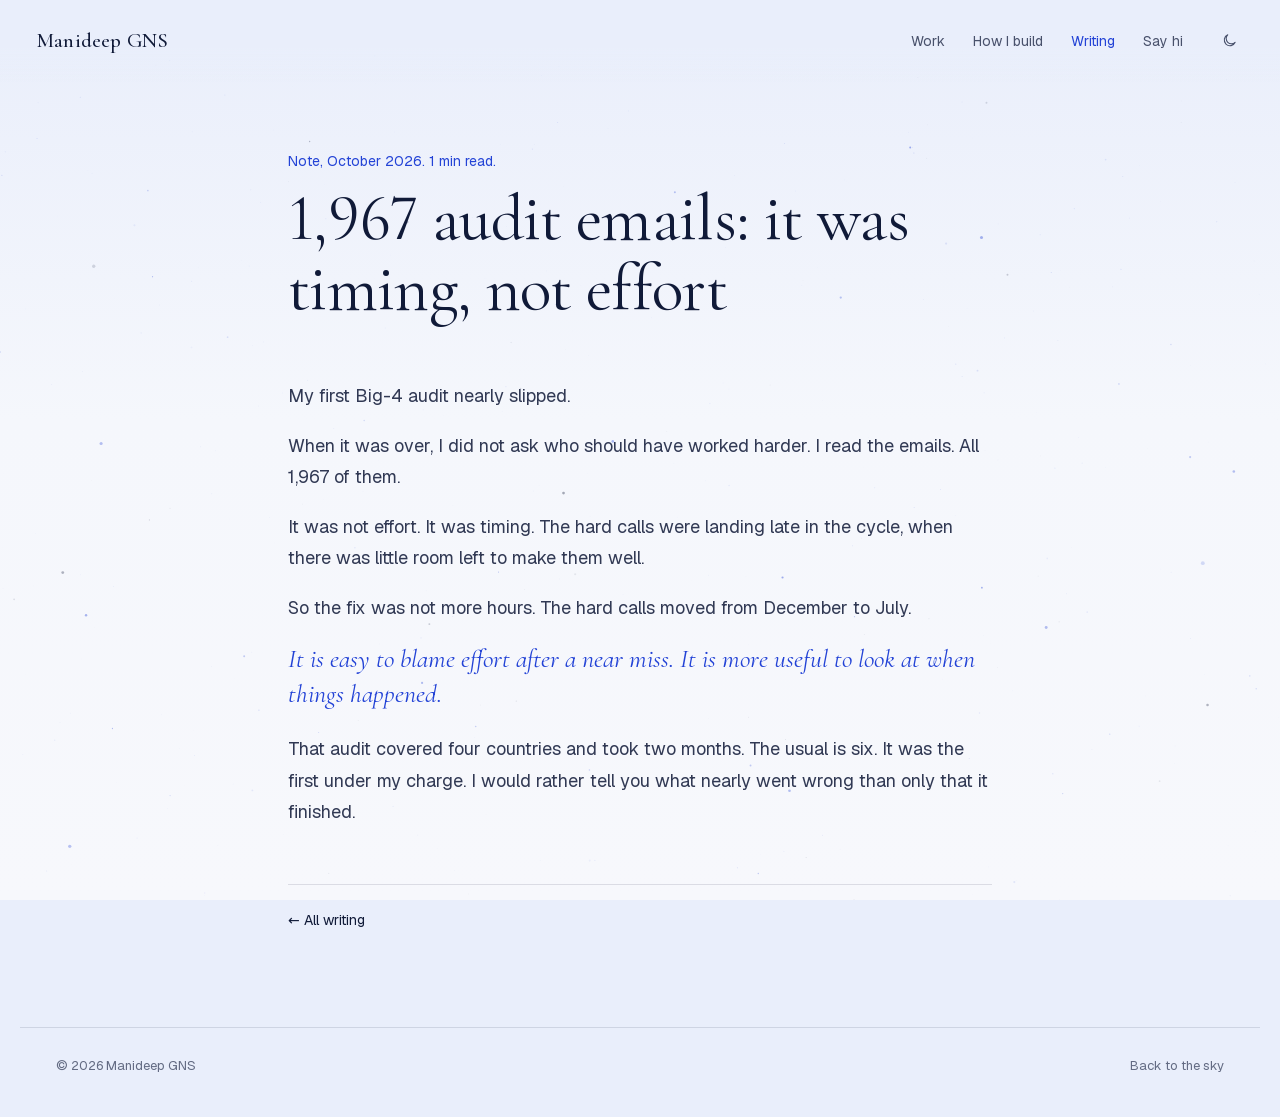
<file: writing/audit-emails-timing.html>
<!doctype html>
<html lang="en">
<head>
<meta charset="utf-8">
<meta name="viewport" content="width=device-width, initial-scale=1">
<title>1,967 audit emails: it was timing, not effort | Manideep GNS</title>
<meta name="description" content="My first Big-4 audit nearly slipped. I read all 1,967 emails afterwards. It wasn't effort, it was timing, so the hard calls moved from December to July.">
<meta property="og:title" content="1,967 audit emails: it was timing, not effort">
<meta property="og:description" content="My first Big-4 audit nearly slipped. I read all 1,967 emails afterwards. It wasn't effort, it was timing.">
<meta property="og:type" content="article">
<meta property="og:url" content="https://manideepgns.com/writing/audit-emails-timing.html">
<meta property="og:image" content="https://manideepgns.com/og/og-manideep.png">
<meta property="og:image:width" content="1200">
<meta property="og:image:height" content="630">
<meta property="article:published_time" content="2026-10-11">
<meta name="twitter:card" content="summary_large_image">
<meta name="twitter:image" content="https://manideepgns.com/og/og-manideep.png">
<link rel="icon" type="image/svg+xml" href="../favicon.svg">
<link rel="apple-touch-icon" href="../apple-touch-icon.png">
<meta name="theme-color" content="#040406">
<link rel="canonical" href="https://manideepgns.com/writing/audit-emails-timing.html">
<script src="../assets/theme.js?v=20261012"></script>
<link rel="stylesheet" href="../assets/site.css?v=20261012">
</head>
<body>
<canvas class="stars" data-flight="calm" aria-hidden="true"></canvas>
<header class="top solid">
  <a class="me" href="../">Manideep GNS</a>
  <nav aria-label="Main"><a href="../#work">Work</a><a class="wide" href="../stack.html">How I build</a><a href="./" aria-current="page">Writing</a><a href="../#hi">Say hi</a></nav>
</header>
<main>
  <article class="essay">
    <header class="essay-head">
      <p class="eyebrow">Note, October 2026. 1 min read.</p>
      <h1>1,967 audit emails: it was timing, not effort</h1>
    </header>
    <div class="essay-body">
      <p>My first Big-4 audit nearly slipped.</p>
      <p>When it was over, I did not ask who should have worked harder. I read the emails. All 1,967 of them.</p>
      <p>It was not effort. It was timing. The hard calls were landing late in the cycle, when there was little room left to make them well.</p>
      <p>So the fix was not more hours. The hard calls moved from December to July.</p>
      <blockquote><p>It is easy to blame effort after a near miss. It is more useful to look at when things happened.</p></blockquote>
      <p>That audit covered four countries and took two months. The usual is six. It was the first under my charge. I would rather tell you what nearly went wrong than only that it finished.</p>
    </div>
    <footer class="essay-foot"><a class="back" href="./">← All writing</a></footer>
  </article>
</main>
<footer class="foot"><span>© 2026 Manideep GNS</span><a href="../">Back to the sky</a></footer>
<script src="../assets/sky.js?v=20261012" defer></script>
</body>
</html>
</file>
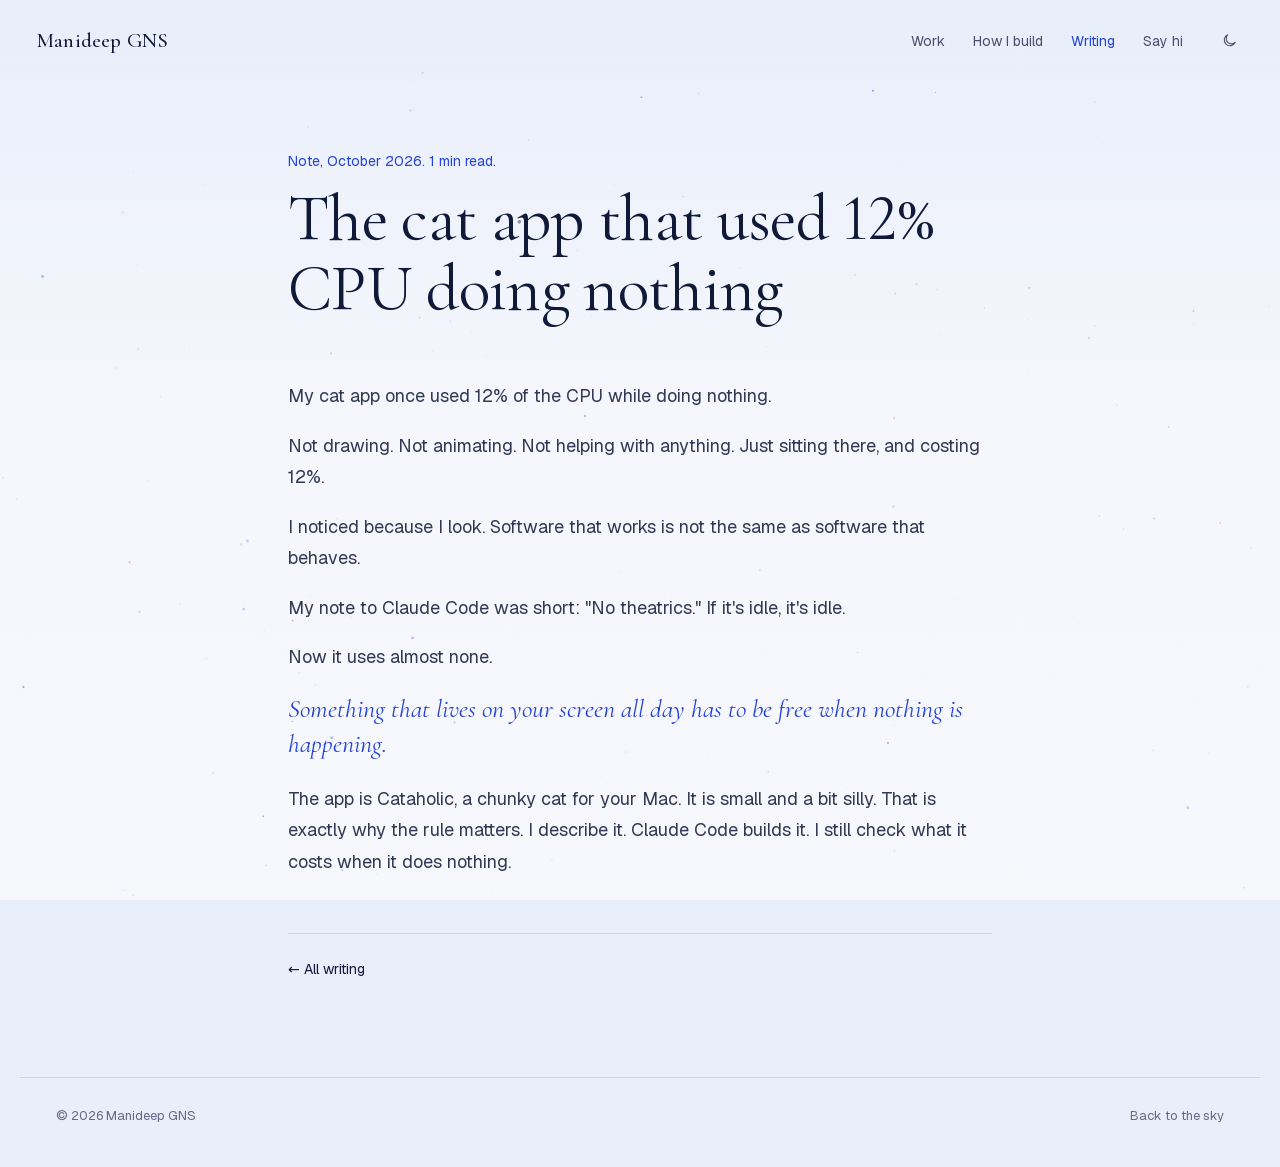
<file: writing/idle-cat-app.html>
<!doctype html>
<html lang="en">
<head>
<meta charset="utf-8">
<meta name="viewport" content="width=device-width, initial-scale=1">
<title>The cat app that used 12% CPU doing nothing | Manideep GNS</title>
<meta name="description" content="My cat app once used 12% of the CPU while doing nothing. I said no theatrics. Now it uses almost none.">
<meta property="og:title" content="The cat app that used 12% CPU doing nothing">
<meta property="og:description" content="My cat app once used 12% of the CPU while doing nothing. Now it uses almost none.">
<meta property="og:type" content="article">
<meta property="og:url" content="https://manideepgns.com/writing/idle-cat-app.html">
<meta property="og:image" content="https://manideepgns.com/og/og-manideep.png">
<meta property="og:image:width" content="1200">
<meta property="og:image:height" content="630">
<meta property="article:published_time" content="2026-10-19">
<meta name="twitter:card" content="summary_large_image">
<meta name="twitter:image" content="https://manideepgns.com/og/og-manideep.png">
<link rel="icon" type="image/svg+xml" href="../favicon.svg">
<link rel="apple-touch-icon" href="../apple-touch-icon.png">
<meta name="theme-color" content="#040406">
<link rel="canonical" href="https://manideepgns.com/writing/idle-cat-app.html">
<script src="../assets/theme.js?v=20261012"></script>
<link rel="stylesheet" href="../assets/site.css?v=20261012">
</head>
<body>
<canvas class="stars" data-flight="calm" aria-hidden="true"></canvas>
<header class="top solid">
  <a class="me" href="../">Manideep GNS</a>
  <nav aria-label="Main"><a href="../#work">Work</a><a class="wide" href="../stack.html">How I build</a><a href="./" aria-current="page">Writing</a><a href="../#hi">Say hi</a></nav>
</header>
<main>
  <article class="essay">
    <header class="essay-head">
      <p class="eyebrow">Note, October 2026. 1 min read.</p>
      <h1>The cat app that used 12% CPU doing nothing</h1>
    </header>
    <div class="essay-body">
      <p>My cat app once used 12% of the CPU while doing nothing.</p>
      <p>Not drawing. Not animating. Not helping with anything. Just sitting there, and costing 12%.</p>
      <p>I noticed because I look. Software that works is not the same as software that behaves.</p>
      <p>My note to Claude Code was short: "No theatrics." If it's idle, it's idle.</p>
      <p>Now it uses almost none.</p>
      <blockquote><p>Something that lives on your screen all day has to be free when nothing is happening.</p></blockquote>
      <p>The app is Cataholic, a chunky cat for your Mac. It is small and a bit silly. That is exactly why the rule matters. I describe it. Claude Code builds it. I still check what it costs when it does nothing.</p>
    </div>
    <footer class="essay-foot"><a class="back" href="./">← All writing</a></footer>
  </article>
</main>
<footer class="foot"><span>© 2026 Manideep GNS</span><a href="../">Back to the sky</a></footer>
<script src="../assets/sky.js?v=20261012" defer></script>
</body>
</html>
</file>
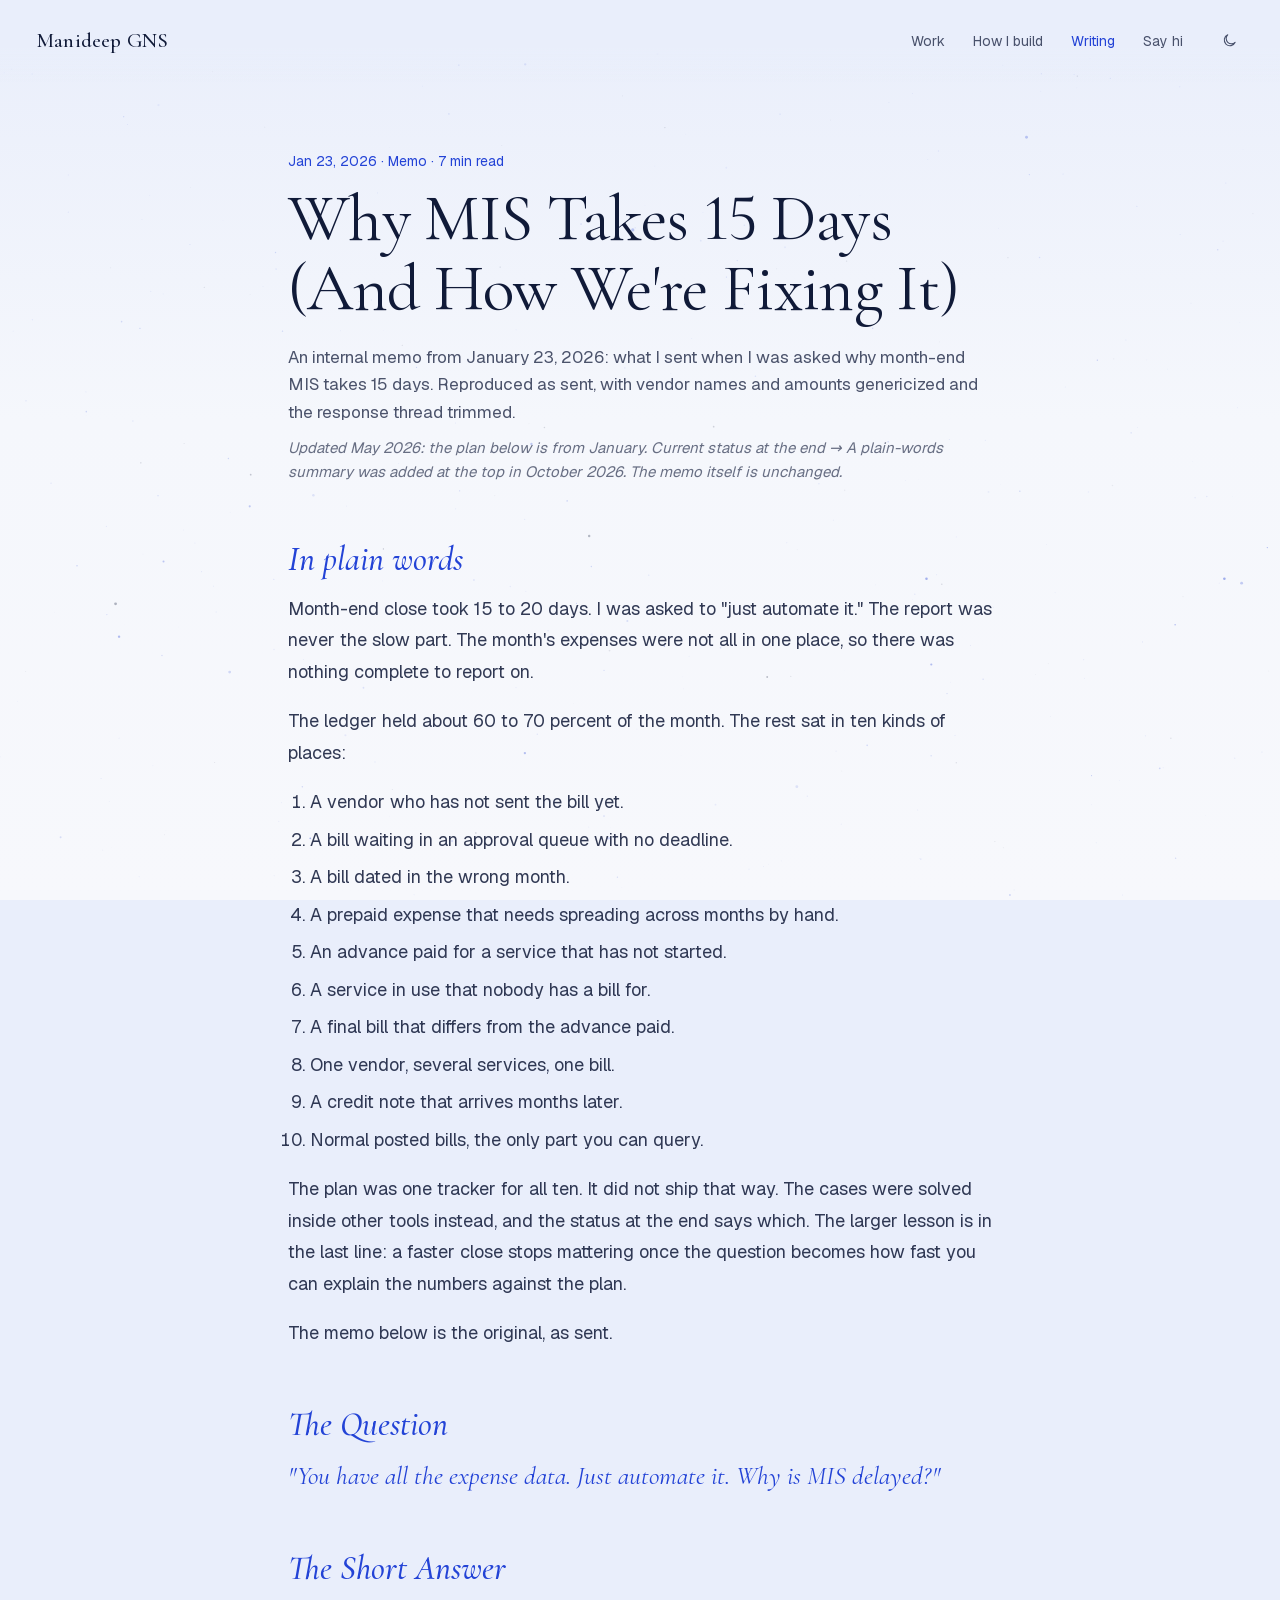
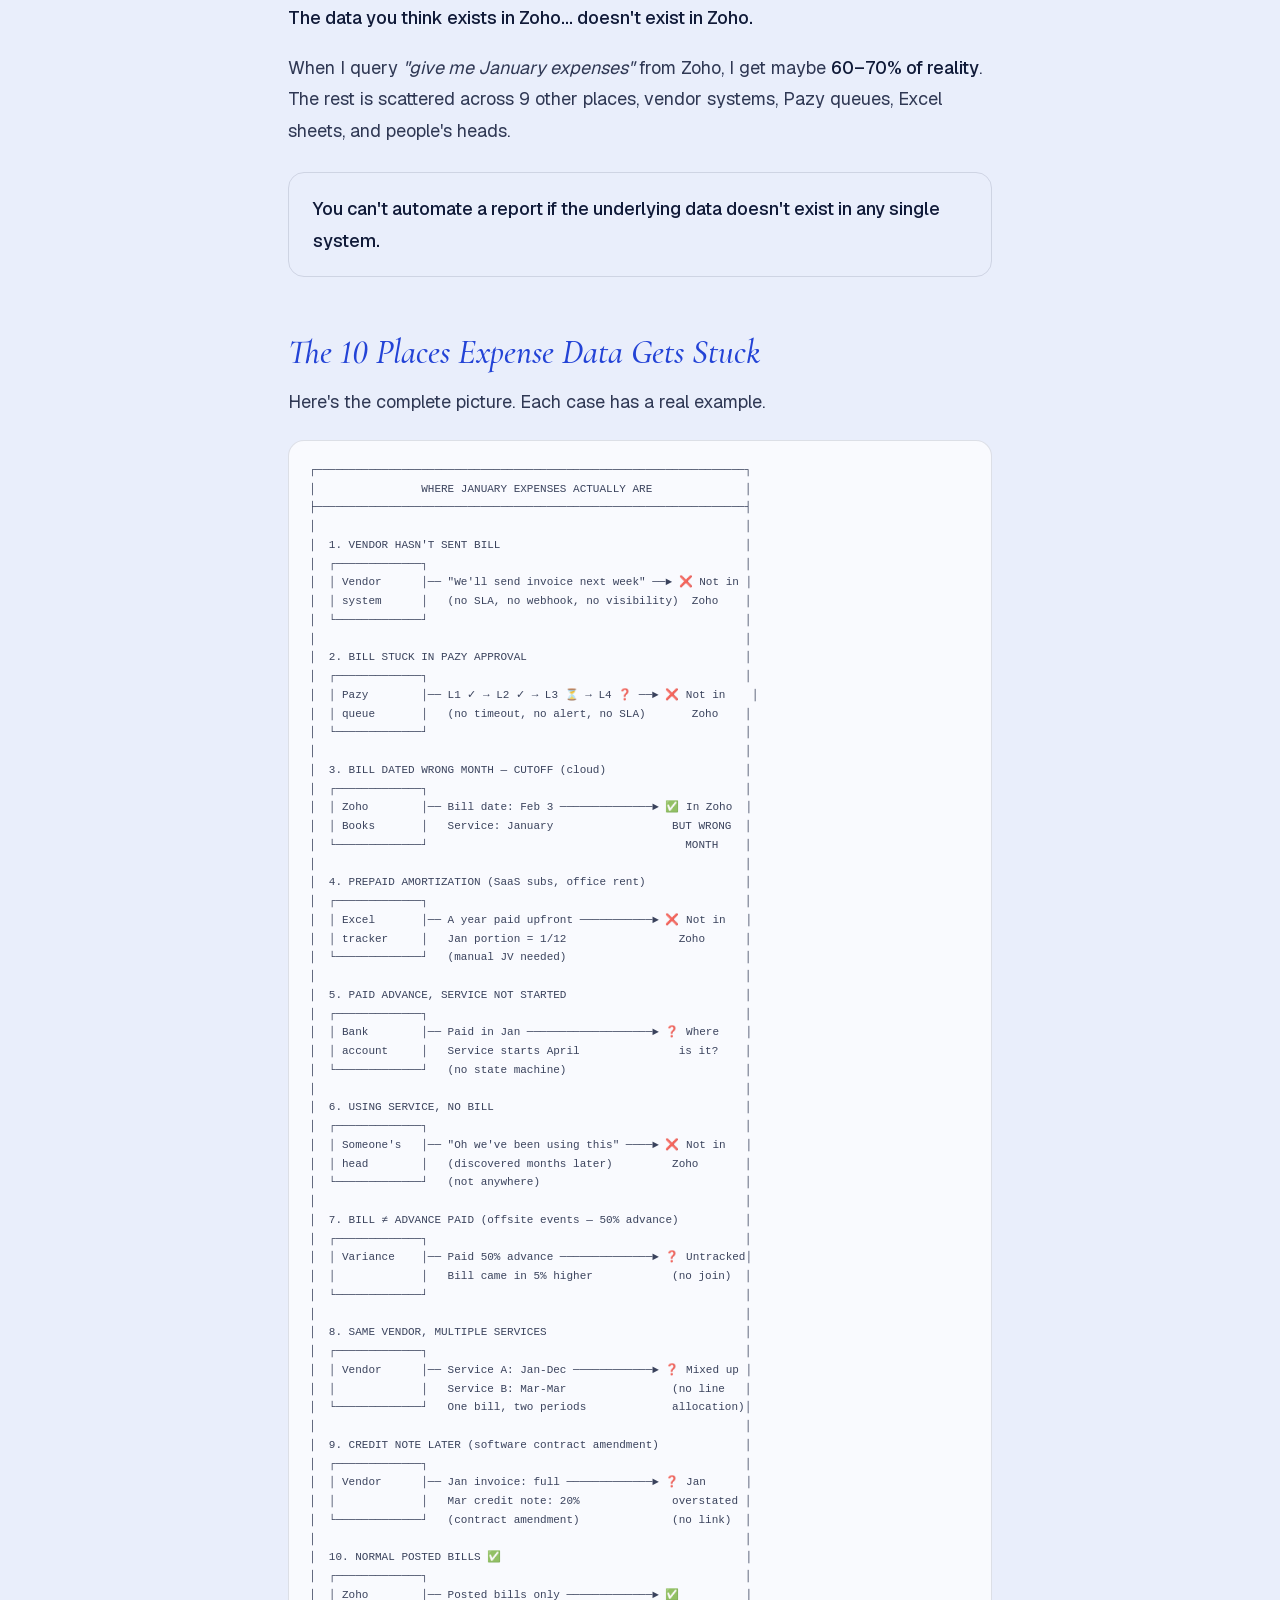
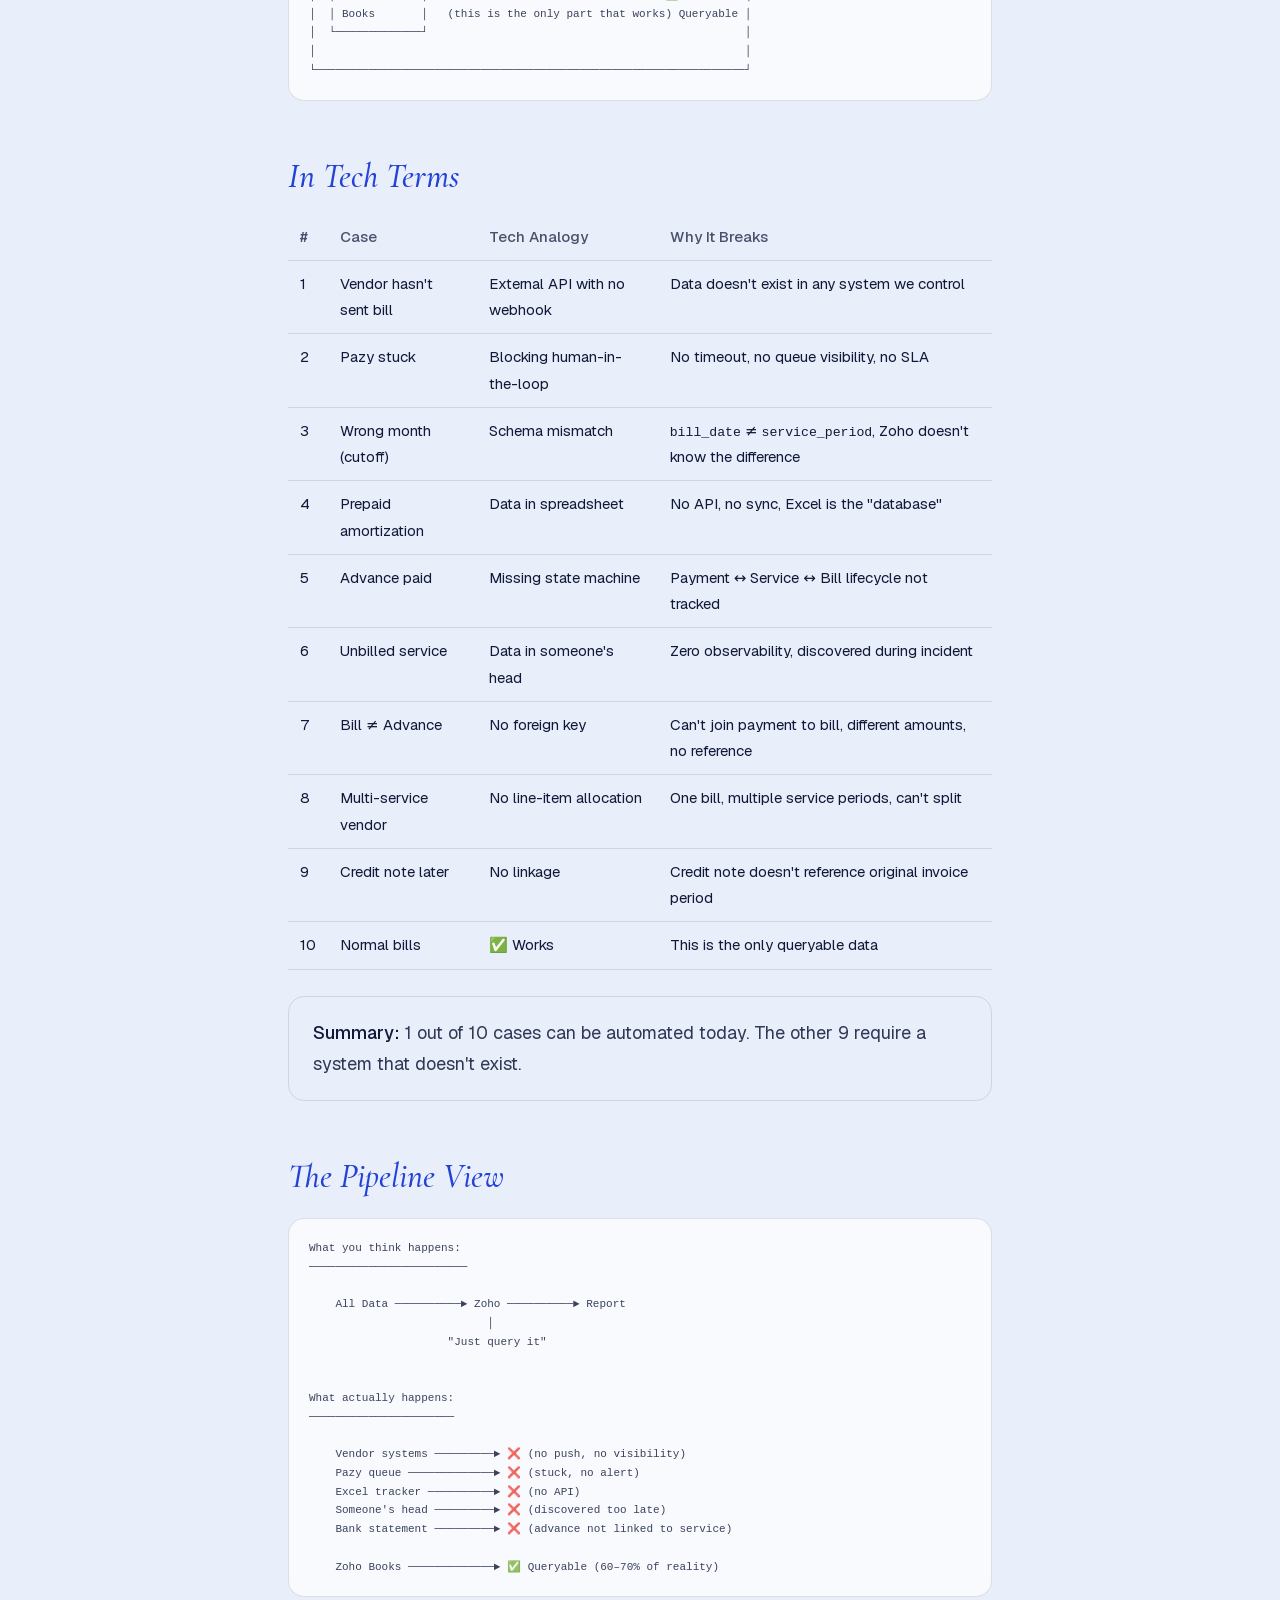
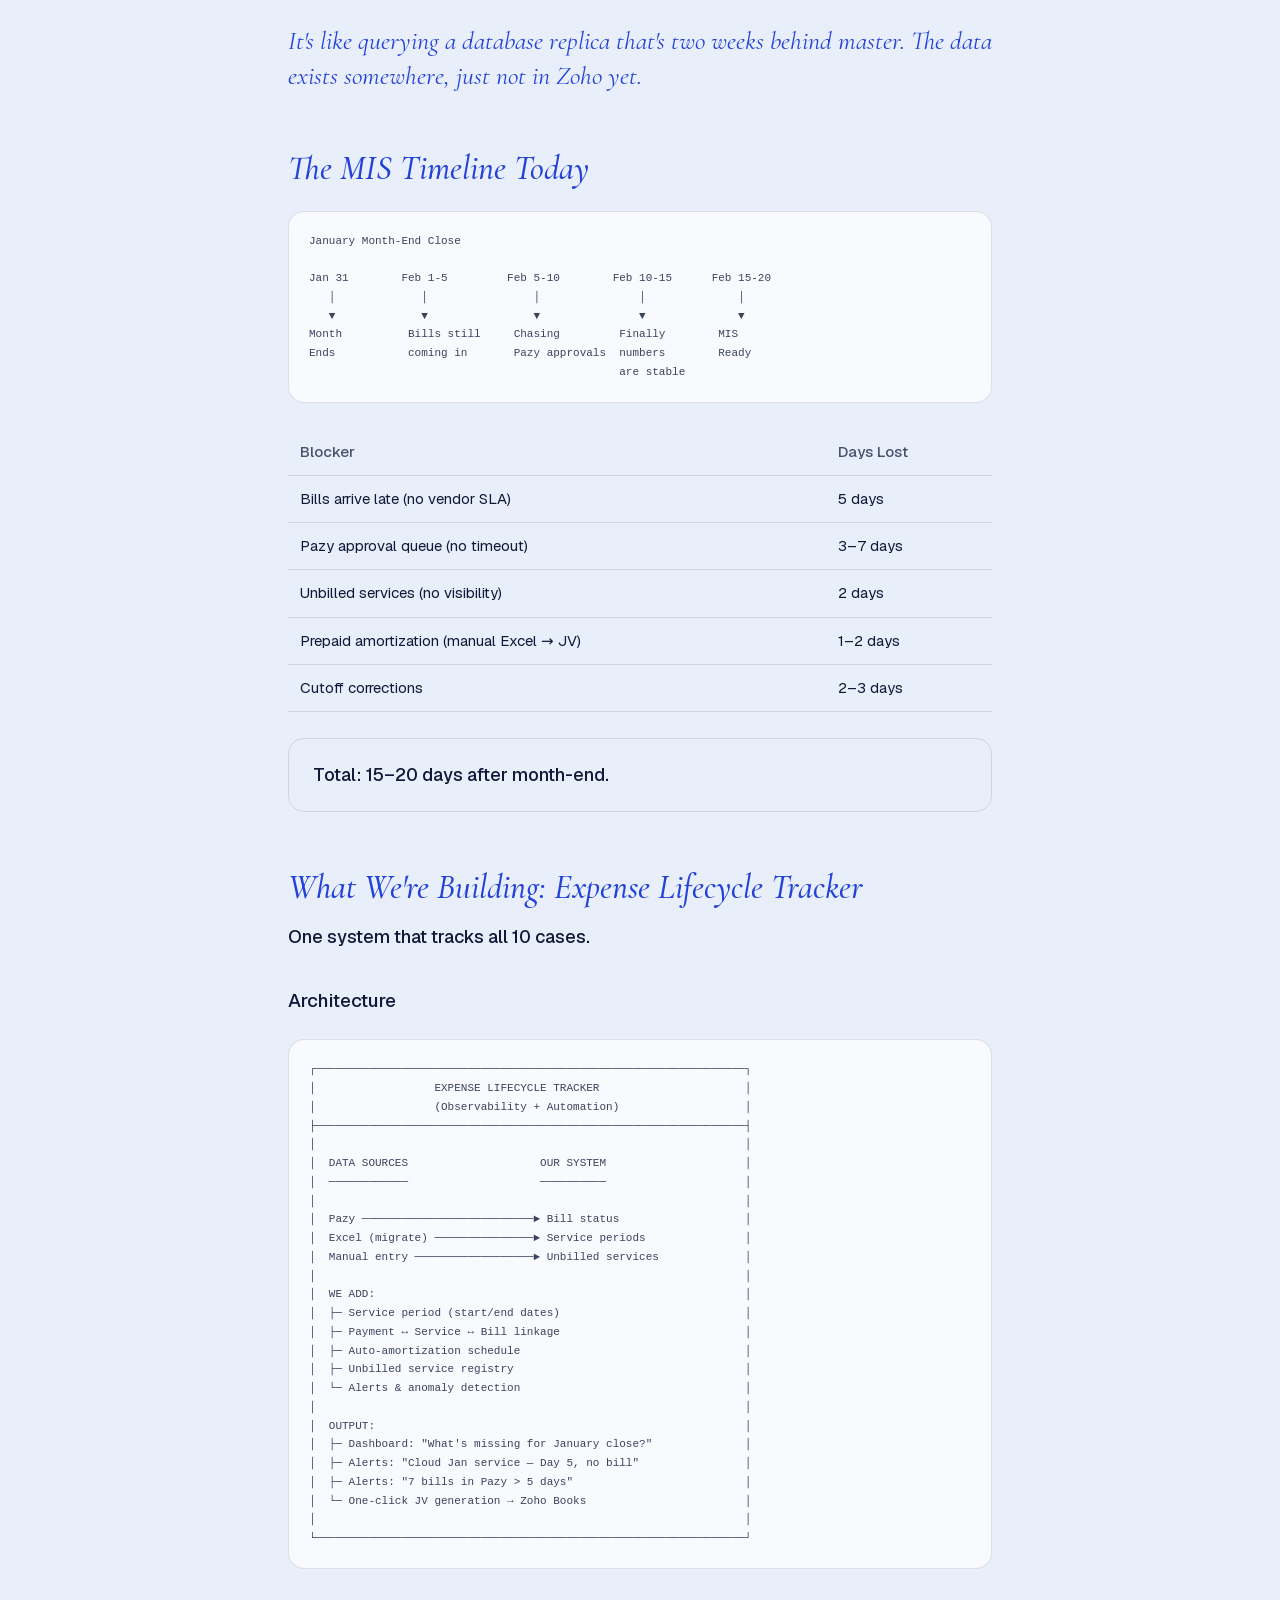
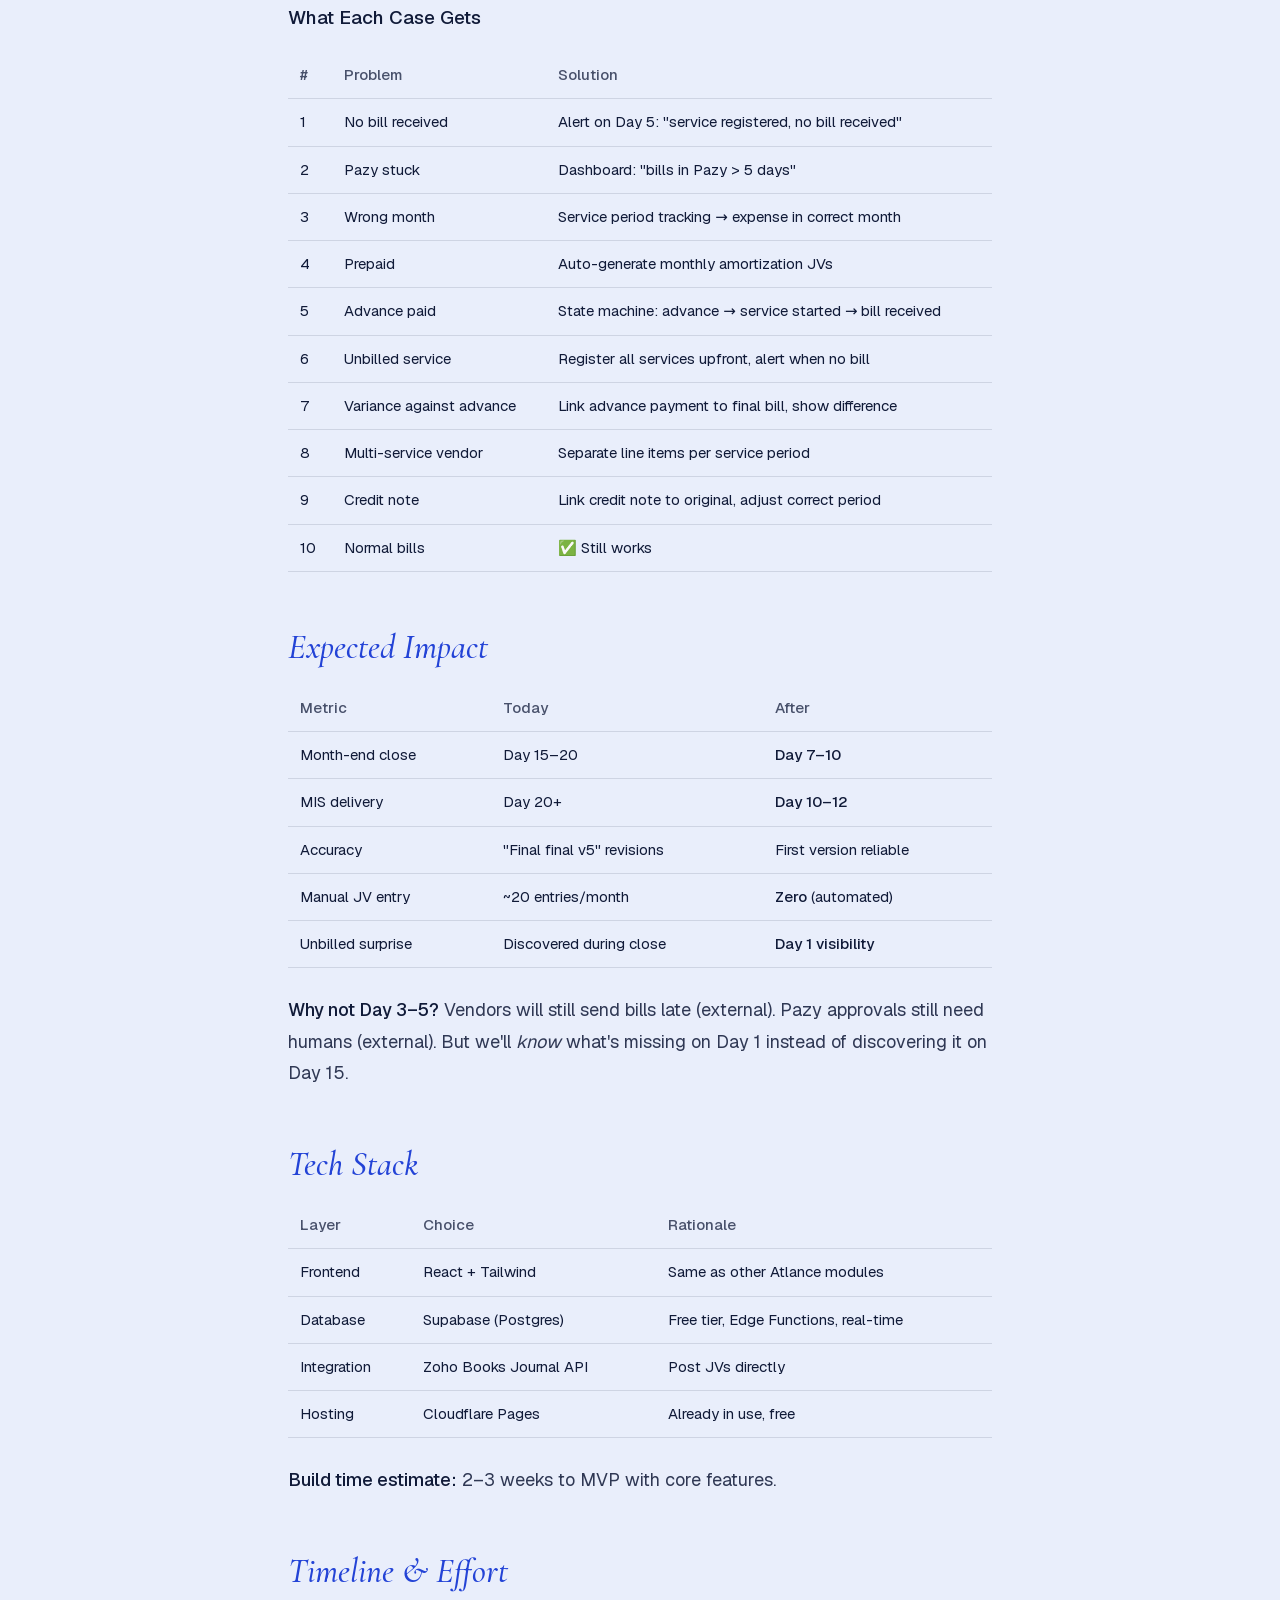
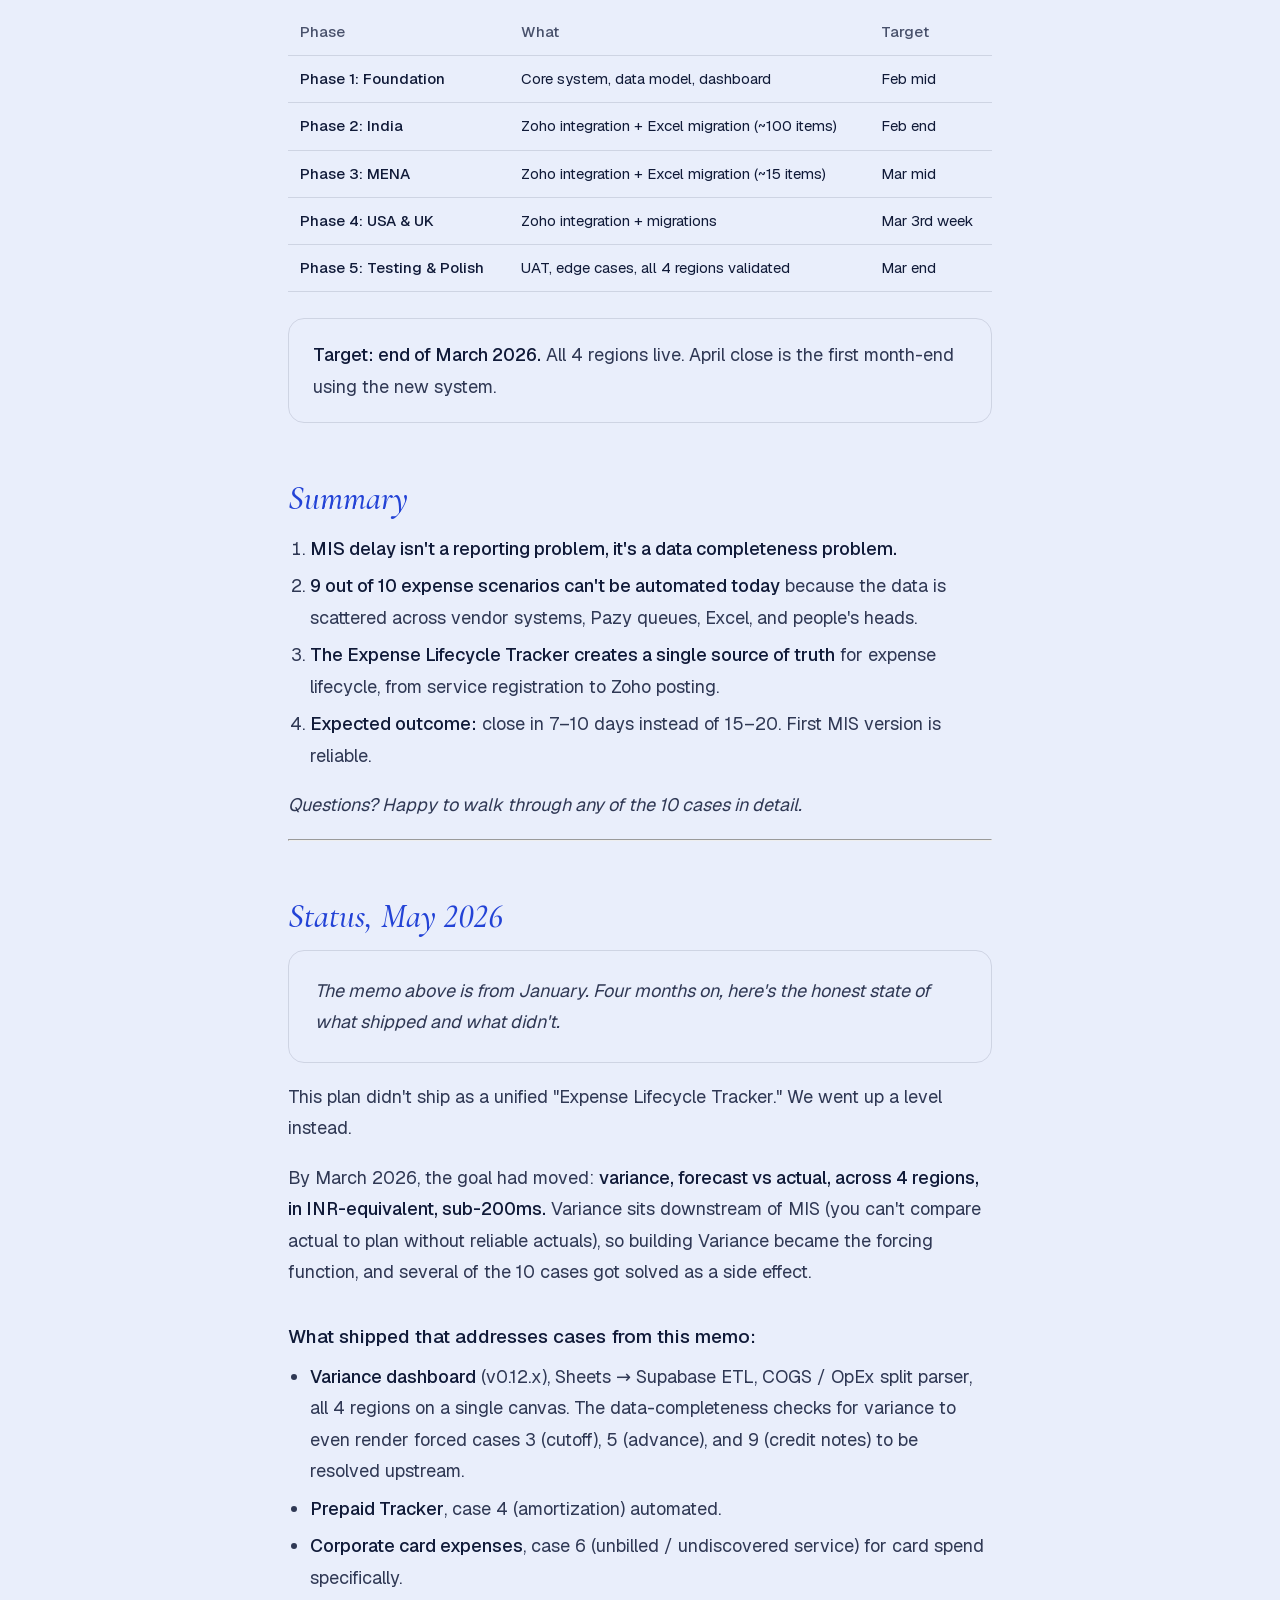
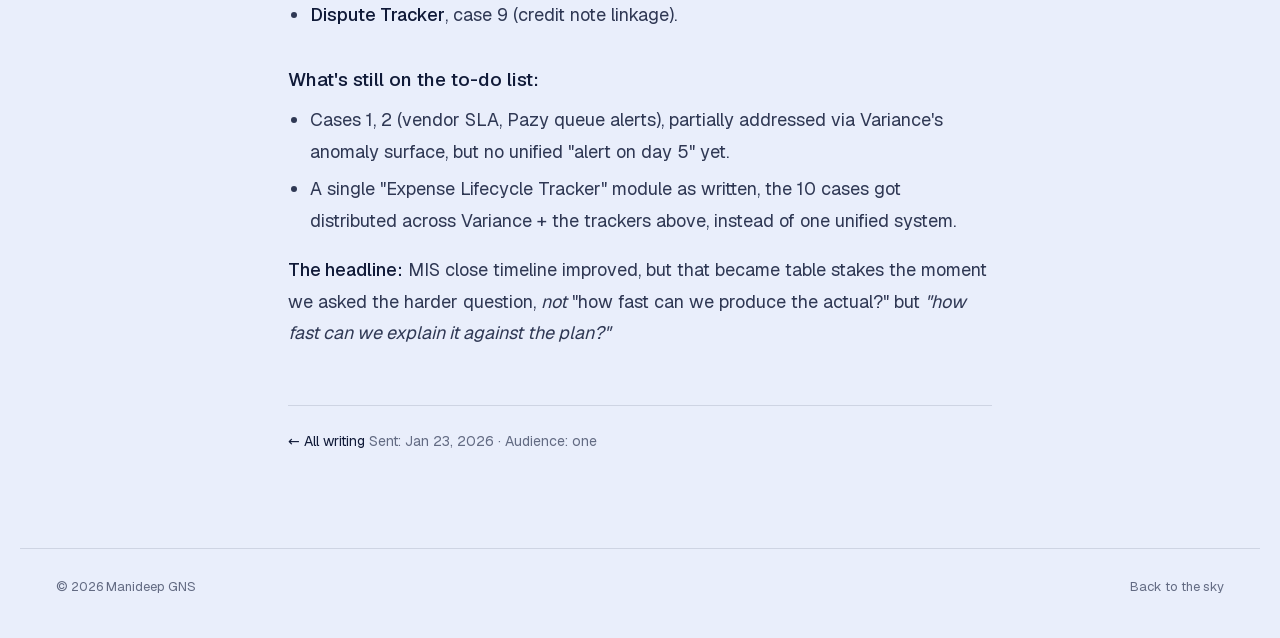
<file: writing/why-mis-takes-15-days.html>
<!doctype html>
<html lang="en">
<head>
<meta charset="utf-8" />
<meta name="viewport" content="width=device-width,initial-scale=1" />
<title>Why MIS Takes 15 Days | Manideep GNS</title>
<meta name="description" content="An internal memo from January 2026: what I sent when I was asked why month-end MIS takes 15 days. Ten places expense data gets stuck, diagnosed in tech terms." />
<meta property="og:title" content="Why MIS Takes 15 Days | Manideep GNS" />
<meta property="og:description" content="An internal memo from January 2026: ten places expense data gets stuck, diagnosed in tech terms." />
<meta property="og:type" content="article" />
<meta property="og:url" content="https://manideepgns.com/writing/why-mis-takes-15-days.html" />
<meta property="og:image" content="https://manideepgns.com/og/og-mis-memo.png" />
<meta property="og:image:width" content="1200" />
<meta property="og:image:height" content="630" />
<meta property="article:published_time" content="2026-01-23" />
<meta property="article:author" content="Manideep GNS" />
<meta name="twitter:card" content="summary_large_image" />
<meta name="twitter:title" content="Why MIS Takes 15 Days | Manideep GNS" />
<meta name="twitter:description" content="An internal memo from January 2026: ten places expense data gets stuck, diagnosed in tech terms." />
<meta name="twitter:image" content="https://manideepgns.com/og/og-mis-memo.png" />
<link rel="icon" type="image/svg+xml" href="../favicon.svg" />
<link rel="apple-touch-icon" href="../apple-touch-icon.png" />
<meta name="theme-color" content="#040406" />
<link rel="canonical" href="https://manideepgns.com/writing/why-mis-takes-15-days.html" />

<script type="application/ld+json">
{
  "@context": "https://schema.org",
  "@type": "Article",
  "headline": "Why MIS Takes 15 Days (And How We're Fixing It)",
  "description": "An internal memo from January 2026: ten places expense data gets stuck, diagnosed in tech terms.",
  "image": "https://manideepgns.com/og/og-mis-memo.png",
  "datePublished": "2026-01-23",
  "dateModified": "2026-05-13",
  "wordCount": 1665,
  "author": {
    "@type": "Person",
    "name": "Manideep GNS",
    "url": "https://manideepgns.com/"
  },
  "publisher": {
    "@type": "Person",
    "name": "Manideep GNS",
    "url": "https://manideepgns.com/"
  },
  "mainEntityOfPage": {
    "@type": "WebPage",
    "@id": "https://manideepgns.com/writing/why-mis-takes-15-days.html"
  }
}
</script>

<link rel="preload" href="../fonts/cormorant-italic.woff2" as="font" type="font/woff2" crossorigin>
<script src="../assets/theme.js?v=20261012"></script>
<link rel="stylesheet" href="../assets/site.css?v=20261012">
</head>
<body>

<canvas class="stars" data-flight="calm" aria-hidden="true"></canvas>
<header class="top solid">
  <a class="me" href="../">Manideep GNS</a>
  <nav aria-label="Main"><a href="../#work">Work</a><a class="wide" href="../stack.html">How I build</a><a href="./" aria-current="page">Writing</a><a href="../#hi">Say hi</a></nav>
</header>

<main>
  <article class="essay wrap">

    <header class="essay-head">
      <div class="eyebrow">Jan 23, 2026 · Memo · 7 min read</div>
      <h1>Why MIS Takes 15 Days (And How We're Fixing It)</h1>
      <p class="frame">An internal memo from January 23, 2026: what I sent when I was asked why month-end MIS takes 15 days. Reproduced as sent, with vendor names and amounts genericized and the response thread trimmed.</p>
      <p class="frame-update"><em>Updated May 2026: the plan below is from January. Current status at the end →</em> <em>A plain-words summary was added at the top in October 2026. The memo itself is unchanged.</em></p>
    </header>

    <div class="essay-body">

      <h2>In plain words</h2>

      <p>Month-end close took 15 to 20 days. I was asked to "just automate it." The report was never the slow part. The month's expenses were not all in one place, so there was nothing complete to report on.</p>

      <p>The ledger held about 60 to 70 percent of the month. The rest sat in ten kinds of places:</p>

      <ol>
        <li>A vendor who has not sent the bill yet.</li>
        <li>A bill waiting in an approval queue with no deadline.</li>
        <li>A bill dated in the wrong month.</li>
        <li>A prepaid expense that needs spreading across months by hand.</li>
        <li>An advance paid for a service that has not started.</li>
        <li>A service in use that nobody has a bill for.</li>
        <li>A final bill that differs from the advance paid.</li>
        <li>One vendor, several services, one bill.</li>
        <li>A credit note that arrives months later.</li>
        <li>Normal posted bills, the only part you can query.</li>
      </ol>

      <p>The plan was one tracker for all ten. It did not ship that way. The cases were solved inside other tools instead, and the status at the end says which. The larger lesson is in the last line: a faster close stops mattering once the question becomes how fast you can explain the numbers against the plan.</p>

      <p>The memo below is the original, as sent.</p>

      <h2>The Question</h2>

      <blockquote>
        <p>"You have all the expense data. Just automate it. Why is MIS delayed?"</p>
      </blockquote>

      <h2>The Short Answer</h2>

      <p><strong>The data you think exists in Zoho… doesn't exist in Zoho.</strong></p>

      <p>When I query <em>"give me January expenses"</em> from Zoho, I get maybe <strong>60–70% of reality</strong>. The rest is scattered across 9 other places, vendor systems, Pazy queues, Excel sheets, and people's heads.</p>

      <div class="callout">
        <p><strong>You can't automate a report if the underlying data doesn't exist in any single system.</strong></p>
      </div>

      <h2>The 10 Places Expense Data Gets Stuck</h2>

      <p>Here's the complete picture. Each case has a real example.</p>

      <pre><code>┌─────────────────────────────────────────────────────────────────┐
│                WHERE JANUARY EXPENSES ACTUALLY ARE              │
├─────────────────────────────────────────────────────────────────┤
│                                                                 │
│  1. VENDOR HASN'T SENT BILL                                     │
│  ┌─────────────┐                                                │
│  │ Vendor      │── "We'll send invoice next week" ──► ❌ Not in │
│  │ system      │   (no SLA, no webhook, no visibility)  Zoho    │
│  └─────────────┘                                                │
│                                                                 │
│  2. BILL STUCK IN PAZY APPROVAL                                 │
│  ┌─────────────┐                                                │
│  │ Pazy        │── L1 ✓ → L2 ✓ → L3 ⏳ → L4 ❓ ──► ❌ Not in    │
│  │ queue       │   (no timeout, no alert, no SLA)       Zoho    │
│  └─────────────┘                                                │
│                                                                 │
│  3. BILL DATED WRONG MONTH — CUTOFF (cloud)                     │
│  ┌─────────────┐                                                │
│  │ Zoho        │── Bill date: Feb 3 ──────────────► ✅ In Zoho  │
│  │ Books       │   Service: January                  BUT WRONG  │
│  └─────────────┘                                       MONTH    │
│                                                                 │
│  4. PREPAID AMORTIZATION (SaaS subs, office rent)               │
│  ┌─────────────┐                                                │
│  │ Excel       │── A year paid upfront ───────────► ❌ Not in   │
│  │ tracker     │   Jan portion = 1/12                 Zoho      │
│  └─────────────┘   (manual JV needed)                           │
│                                                                 │
│  5. PAID ADVANCE, SERVICE NOT STARTED                           │
│  ┌─────────────┐                                                │
│  │ Bank        │── Paid in Jan ───────────────────► ❓ Where    │
│  │ account     │   Service starts April               is it?    │
│  └─────────────┘   (no state machine)                           │
│                                                                 │
│  6. USING SERVICE, NO BILL                                      │
│  ┌─────────────┐                                                │
│  │ Someone's   │── "Oh we've been using this" ────► ❌ Not in   │
│  │ head        │   (discovered months later)         Zoho       │
│  └─────────────┘   (not anywhere)                               │
│                                                                 │
│  7. BILL ≠ ADVANCE PAID (offsite events — 50% advance)          │
│  ┌─────────────┐                                                │
│  │ Variance    │── Paid 50% advance ──────────────► ❓ Untracked│
│  │             │   Bill came in 5% higher            (no join)  │
│  └─────────────┘                                                │
│                                                                 │
│  8. SAME VENDOR, MULTIPLE SERVICES                              │
│  ┌─────────────┐                                                │
│  │ Vendor      │── Service A: Jan-Dec ────────────► ❓ Mixed up │
│  │             │   Service B: Mar-Mar                (no line   │
│  └─────────────┘   One bill, two periods             allocation)│
│                                                                 │
│  9. CREDIT NOTE LATER (software contract amendment)             │
│  ┌─────────────┐                                                │
│  │ Vendor      │── Jan invoice: full ─────────────► ❓ Jan      │
│  │             │   Mar credit note: 20%              overstated │
│  └─────────────┘   (contract amendment)              (no link)  │
│                                                                 │
│  10. NORMAL POSTED BILLS ✅                                     │
│  ┌─────────────┐                                                │
│  │ Zoho        │── Posted bills only ─────────────► ✅          │
│  │ Books       │   (this is the only part that works) Queryable │
│  └─────────────┘                                                │
│                                                                 │
└─────────────────────────────────────────────────────────────────┘</code></pre>

      <h2>In Tech Terms</h2>

      <table>
        <thead>
          <tr><th>#</th><th>Case</th><th>Tech Analogy</th><th>Why It Breaks</th></tr>
        </thead>
        <tbody>
          <tr><td>1</td><td>Vendor hasn't sent bill</td><td>External API with no webhook</td><td>Data doesn't exist in any system we control</td></tr>
          <tr><td>2</td><td>Pazy stuck</td><td>Blocking human-in-the-loop</td><td>No timeout, no queue visibility, no SLA</td></tr>
          <tr><td>3</td><td>Wrong month (cutoff)</td><td>Schema mismatch</td><td><code>bill_date</code> ≠ <code>service_period</code>, Zoho doesn't know the difference</td></tr>
          <tr><td>4</td><td>Prepaid amortization</td><td>Data in spreadsheet</td><td>No API, no sync, Excel is the "database"</td></tr>
          <tr><td>5</td><td>Advance paid</td><td>Missing state machine</td><td>Payment ↔ Service ↔ Bill lifecycle not tracked</td></tr>
          <tr><td>6</td><td>Unbilled service</td><td>Data in someone's head</td><td>Zero observability, discovered during incident</td></tr>
          <tr><td>7</td><td>Bill ≠ Advance</td><td>No foreign key</td><td>Can't join payment to bill, different amounts, no reference</td></tr>
          <tr><td>8</td><td>Multi-service vendor</td><td>No line-item allocation</td><td>One bill, multiple service periods, can't split</td></tr>
          <tr><td>9</td><td>Credit note later</td><td>No linkage</td><td>Credit note doesn't reference original invoice period</td></tr>
          <tr><td>10</td><td>Normal bills</td><td>✅ Works</td><td>This is the only queryable data</td></tr>
        </tbody>
      </table>

      <div class="callout">
        <p><strong>Summary:</strong> 1 out of 10 cases can be automated today. The other 9 require a system that doesn't exist.</p>
      </div>

      <h2>The Pipeline View</h2>

      <pre><code>What you think happens:
────────────────────────

    All Data ──────────► Zoho ──────────► Report
                           │
                     "Just query it"


What actually happens:
──────────────────────

    Vendor systems ─────────► ❌ (no push, no visibility)
    Pazy queue ─────────────► ❌ (stuck, no alert)
    Excel tracker ──────────► ❌ (no API)
    Someone's head ─────────► ❌ (discovered too late)
    Bank statement ─────────► ❌ (advance not linked to service)

    Zoho Books ─────────────► ✅ Queryable (60–70% of reality)</code></pre>

      <blockquote>
        <p>It's like querying a database replica that's two weeks behind master. The data exists somewhere, just not in Zoho yet.</p>
      </blockquote>

      <h2>The MIS Timeline Today</h2>

      <pre><code>January Month-End Close

Jan 31        Feb 1-5         Feb 5-10        Feb 10-15      Feb 15-20
   │             │                │               │              │
   ▼             ▼                ▼               ▼              ▼
Month          Bills still     Chasing         Finally        MIS
Ends           coming in       Pazy approvals  numbers        Ready
                                               are stable</code></pre>

      <table>
        <thead>
          <tr><th>Blocker</th><th>Days Lost</th></tr>
        </thead>
        <tbody>
          <tr><td>Bills arrive late (no vendor SLA)</td><td>5 days</td></tr>
          <tr><td>Pazy approval queue (no timeout)</td><td>3–7 days</td></tr>
          <tr><td>Unbilled services (no visibility)</td><td>2 days</td></tr>
          <tr><td>Prepaid amortization (manual Excel → JV)</td><td>1–2 days</td></tr>
          <tr><td>Cutoff corrections</td><td>2–3 days</td></tr>
        </tbody>
      </table>

      <div class="callout">
        <p><strong>Total: 15–20 days after month-end.</strong></p>
      </div>

      <h2>What We're Building: Expense Lifecycle Tracker</h2>

      <p><strong>One system that tracks all 10 cases.</strong></p>

      <h3>Architecture</h3>

      <pre><code>┌─────────────────────────────────────────────────────────────────┐
│                  EXPENSE LIFECYCLE TRACKER                      │
│                  (Observability + Automation)                   │
├─────────────────────────────────────────────────────────────────┤
│                                                                 │
│  DATA SOURCES                    OUR SYSTEM                     │
│  ────────────                    ──────────                     │
│                                                                 │
│  Pazy ──────────────────────────► Bill status                   │
│  Excel (migrate) ───────────────► Service periods               │
│  Manual entry ──────────────────► Unbilled services             │
│                                                                 │
│  WE ADD:                                                        │
│  ├─ Service period (start/end dates)                            │
│  ├─ Payment ↔ Service ↔ Bill linkage                            │
│  ├─ Auto-amortization schedule                                  │
│  ├─ Unbilled service registry                                   │
│  └─ Alerts & anomaly detection                                  │
│                                                                 │
│  OUTPUT:                                                        │
│  ├─ Dashboard: "What's missing for January close?"              │
│  ├─ Alerts: "Cloud Jan service — Day 5, no bill"                │
│  ├─ Alerts: "7 bills in Pazy > 5 days"                          │
│  └─ One-click JV generation → Zoho Books                        │
│                                                                 │
└─────────────────────────────────────────────────────────────────┘</code></pre>

      <h3>What Each Case Gets</h3>

      <table>
        <thead>
          <tr><th>#</th><th>Problem</th><th>Solution</th></tr>
        </thead>
        <tbody>
          <tr><td>1</td><td>No bill received</td><td>Alert on Day 5: "service registered, no bill received"</td></tr>
          <tr><td>2</td><td>Pazy stuck</td><td>Dashboard: "bills in Pazy &gt; 5 days"</td></tr>
          <tr><td>3</td><td>Wrong month</td><td>Service period tracking → expense in correct month</td></tr>
          <tr><td>4</td><td>Prepaid</td><td>Auto-generate monthly amortization JVs</td></tr>
          <tr><td>5</td><td>Advance paid</td><td>State machine: advance → service started → bill received</td></tr>
          <tr><td>6</td><td>Unbilled service</td><td>Register all services upfront, alert when no bill</td></tr>
          <tr><td>7</td><td>Variance against advance</td><td>Link advance payment to final bill, show difference</td></tr>
          <tr><td>8</td><td>Multi-service vendor</td><td>Separate line items per service period</td></tr>
          <tr><td>9</td><td>Credit note</td><td>Link credit note to original, adjust correct period</td></tr>
          <tr><td>10</td><td>Normal bills</td><td>✅ Still works</td></tr>
        </tbody>
      </table>

      <h2>Expected Impact</h2>

      <table>
        <thead>
          <tr><th>Metric</th><th>Today</th><th>After</th></tr>
        </thead>
        <tbody>
          <tr><td>Month-end close</td><td>Day 15–20</td><td><strong>Day 7–10</strong></td></tr>
          <tr><td>MIS delivery</td><td>Day 20+</td><td><strong>Day 10–12</strong></td></tr>
          <tr><td>Accuracy</td><td>"Final final v5" revisions</td><td>First version reliable</td></tr>
          <tr><td>Manual JV entry</td><td>~20 entries/month</td><td><strong>Zero</strong> (automated)</td></tr>
          <tr><td>Unbilled surprise</td><td>Discovered during close</td><td><strong>Day 1 visibility</strong></td></tr>
        </tbody>
      </table>

      <p><strong>Why not Day 3–5?</strong> Vendors will still send bills late (external). Pazy approvals still need humans (external). But we'll <em>know</em> what's missing on Day 1 instead of discovering it on Day 15.</p>

      <h2>Tech Stack</h2>

      <table>
        <thead>
          <tr><th>Layer</th><th>Choice</th><th>Rationale</th></tr>
        </thead>
        <tbody>
          <tr><td>Frontend</td><td>React + Tailwind</td><td>Same as other Atlance modules</td></tr>
          <tr><td>Database</td><td>Supabase (Postgres)</td><td>Free tier, Edge Functions, real-time</td></tr>
          <tr><td>Integration</td><td>Zoho Books Journal API</td><td>Post JVs directly</td></tr>
          <tr><td>Hosting</td><td>Cloudflare Pages</td><td>Already in use, free</td></tr>
        </tbody>
      </table>

      <p><strong>Build time estimate:</strong> 2–3 weeks to MVP with core features.</p>

      <h2>Timeline &amp; Effort</h2>

      <table>
        <thead>
          <tr><th>Phase</th><th>What</th><th>Target</th></tr>
        </thead>
        <tbody>
          <tr><td><strong>Phase 1: Foundation</strong></td><td>Core system, data model, dashboard</td><td>Feb mid</td></tr>
          <tr><td><strong>Phase 2: India</strong></td><td>Zoho integration + Excel migration (~100 items)</td><td>Feb end</td></tr>
          <tr><td><strong>Phase 3: MENA</strong></td><td>Zoho integration + Excel migration (~15 items)</td><td>Mar mid</td></tr>
          <tr><td><strong>Phase 4: USA &amp; UK</strong></td><td>Zoho integration + migrations</td><td>Mar 3rd week</td></tr>
          <tr><td><strong>Phase 5: Testing &amp; Polish</strong></td><td>UAT, edge cases, all 4 regions validated</td><td>Mar end</td></tr>
        </tbody>
      </table>

      <div class="callout">
        <p><strong>Target: end of March 2026.</strong> All 4 regions live. April close is the first month-end using the new system.</p>
      </div>

      <h2>Summary</h2>

      <ol>
        <li><strong>MIS delay isn't a reporting problem, it's a data completeness problem.</strong></li>
        <li><strong>9 out of 10 expense scenarios can't be automated today</strong> because the data is scattered across vendor systems, Pazy queues, Excel, and people's heads.</li>
        <li><strong>The Expense Lifecycle Tracker creates a single source of truth</strong> for expense lifecycle, from service registration to Zoho posting.</li>
        <li><strong>Expected outcome:</strong> close in 7–10 days instead of 15–20. First MIS version is reliable.</li>
      </ol>

      <p><em>Questions? Happy to walk through any of the 10 cases in detail.</em></p>

      <hr />

      <h2 class="status-head">Status, May 2026</h2>
      <p class="status-frame"><em>The memo above is from January. Four months on, here's the honest state of what shipped and what didn't.</em></p>

      <p>This plan didn't ship as a unified "Expense Lifecycle Tracker." We went up a level instead.</p>

      <p>By March 2026, the goal had moved: <strong>variance, forecast vs actual, across 4 regions, in INR-equivalent, sub-200ms.</strong> Variance sits downstream of MIS (you can't compare actual to plan without reliable actuals), so building Variance became the forcing function, and several of the 10 cases got solved as a side effect.</p>

      <h3>What shipped that addresses cases from this memo:</h3>

      <ul>
        <li><strong>Variance dashboard</strong> (v0.12.x), Sheets → Supabase ETL, COGS / OpEx split parser, all 4 regions on a single canvas. The data-completeness checks for variance to even render forced cases 3 (cutoff), 5 (advance), and 9 (credit notes) to be resolved upstream.</li>
        <li><strong>Prepaid Tracker</strong>, case 4 (amortization) automated.</li>
        <li><strong>Corporate card expenses</strong>, case 6 (unbilled / undiscovered service) for card spend specifically.</li>
        <li><strong>Dispute Tracker</strong>, case 9 (credit note linkage).</li>
      </ul>

      <h3>What's still on the to-do list:</h3>

      <ul>
        <li>Cases 1, 2 (vendor SLA, Pazy queue alerts), partially addressed via Variance's anomaly surface, but no unified "alert on day 5" yet.</li>
        <li>A single "Expense Lifecycle Tracker" module as written, the 10 cases got distributed across Variance + the trackers above, instead of one unified system.</li>
      </ul>

      <p><strong>The headline:</strong> MIS close timeline improved, but that became table stakes the moment we asked the harder question, <em>not</em> "how fast can we produce the actual?" but <em>"how fast can we explain it against the plan?"</em></p>

    </div>

    <footer class="essay-foot">
      <a class="back" href="./">
        <span class="arr" aria-hidden="true">←</span>
        <span>All writing</span>
      </a>
      <span class="meta">Sent: Jan 23, 2026 · Audience: one</span>
    </footer>

  </article>
</main>

<footer class="foot"><span>© 2026 Manideep GNS</span><a href="../">Back to the sky</a></footer>
<script src="../assets/sky.js?v=20261012" defer></script>

</body>
</html>
</file>
<file: assets/site.css>
/* manideepgns.com: one night sky for every page.
   Type rule: Cormorant Garamond for the sky (names, headlines; italic for star names, as old
   celestial atlases label constellations). Geist for reading text and controls. */

@font-face { font-family: 'Cormorant Garamond'; font-style: normal; font-weight: 300 700; font-display: swap; src: url(../fonts/cormorant.woff2) format('woff2') }
@font-face { font-family: 'Cormorant Garamond'; font-style: italic; font-weight: 300 700; font-display: swap; src: url(../fonts/cormorant-italic.woff2) format('woff2') }
@font-face { font-family: 'Geist'; font-style: normal; font-weight: 100 900; font-display: swap; src: url(../fonts/geist.woff2) format('woff2') }

:root {
  --night: #040406; --bg-rgb: 4,4,6; --sky: var(--night); --ink: #f2efe8; --ink-rgb: 242,239,232;
  --dim: rgba(var(--ink-rgb),.66); --faint: rgba(var(--ink-rgb),.56);
  --rule: rgba(var(--ink-rgb),.14); --line: rgba(var(--ink-rgb),.5); --glass: rgba(10,10,14,.55);
  --on-ink: #0b0b0d; --ink-hi: #fff; --code-bg: rgba(8,8,12,.8);
  --accent: var(--ink); --accent-rgb: var(--ink-rgb);
  /* stars and their glow, as r,g,b so canvas and CSS share them */
  --star-warm: 255,226,189; --star-cool: 238,242,255; --glow: 255,246,230; --star-a: 1;
  --tint-warm: 255,236,206; --tint-cool: 206,214,255;
  /* thin type glows on black, so night reads lighter; paper needs the regular weight */
  --body-w: 300;
  --serif: 'Cormorant Garamond', Georgia, serif; --sans: Geist, system-ui, sans-serif;
  color-scheme: dark;
}
/* day: the atlas printed in one ink. Porcelain paper, navy type, and ultramarine as the only colour,
   carried by everything the night draws in starlight: the name, the stars, the lines, the links */
:root[data-theme="light"] {
  --night: #e9eefb; --bg-rgb: 233,238,251; --ink: #101a38; --ink-rgb: 16,26,56;
  --sky: linear-gradient(180deg, #e9eefb 0, #f5f7fc 420px, #f7f8fc 100%);
  --dim: rgba(var(--ink-rgb),.74); --faint: rgba(var(--ink-rgb),.62);
  --rule: rgba(var(--ink-rgb),.12); --line: rgba(35,67,214,.55); --glass: rgba(247,248,252,.75);
  --on-ink: #f7f8fc; --ink-hi: #1a35b8; --code-bg: rgba(255,255,255,.7);
  --accent: #2343d6; --accent-rgb: 35,67,214;
  --star-warm: 16,26,56; --star-cool: 35,67,214; --glow: 35,67,214; --star-a: .55;
  --tint-warm: 35,67,214; --tint-cool: 35,67,214; --body-w: 400;
  color-scheme: light;
}
* { box-sizing: border-box; margin: 0; padding: 0 }
html { background: var(--night); scroll-behavior: smooth }
body { background: var(--sky) fixed; min-height: 100vh }

/* day/night switch: the new sky spreads out in a circle from the button (theme.js drives it) */
::view-transition-old(root), ::view-transition-new(root) { animation: none; mix-blend-mode: normal }
body { color: var(--ink); font: 16px/1.6 var(--sans); font-weight: var(--body-w); -webkit-font-smoothing: antialiased; text-rendering: optimizeLegibility }
a { color: inherit; text-decoration: none }
:focus-visible { outline: 1.5px solid var(--ink); outline-offset: 4px; border-radius: 4px }
::selection { background: rgba(var(--ink-rgb),.85); color: var(--on-ink) }

/* the sky behind everything */
canvas.stars { position: fixed; inset: 0; width: 100%; height: 100%; display: block; z-index: 0; pointer-events: none }

/* top bar */
.top { position: fixed; top: 0; left: 0; right: 0; display: flex; justify-content: space-between; align-items: center; padding: 24px 36px; z-index: 10; font-size: 14px; font-weight: 400 }
.top .me { font-family: var(--serif); font-size: 21px; font-weight: 500; letter-spacing: .01em }
.top nav { display: flex; align-items: center; gap: 28px; color: var(--dim) }
.top nav a { transition: color .3s; padding: 12px 2px; margin: -12px -2px }
.top nav a:hover, .top nav a[aria-current] { color: var(--ink) }
.top.solid { background: linear-gradient(var(--night) 58%, rgba(var(--bg-rgb),0)) }

/* sun / moon switch, added to the top bar by theme.js */
.theme { background: none; border: 0; color: var(--dim); cursor: pointer; padding: 10px; margin: -10px -4px -10px 0; display: inline-grid; place-items: center; transition: color .3s }
.theme:hover { color: var(--accent) }
.theme svg { transition: transform .7s cubic-bezier(.16,1,.3,1) }
.theme:active svg { transform: rotate(90deg) scale(.85) }
.theme svg { width: 17px; height: 17px; display: block }
/* day: the one ink does the work night gives to starlight */
[data-theme="light"] .pill.solid { background: var(--accent); border-color: var(--accent) }
[data-theme="light"] .pill:not(.solid):hover { background: rgba(var(--accent-rgb),.06); border-color: var(--accent); color: var(--accent) }
[data-theme="light"] .top nav a:hover, [data-theme="light"] .top nav a[aria-current] { color: var(--accent) }
[data-theme="light"] .page .kicker, [data-theme="light"] .essay-head .eyebrow, [data-theme="light"] .post .meta { color: var(--accent) }
[data-theme="light"] .page h1 em, [data-theme="light"] .group h2, [data-theme="light"] .essay-body h2, [data-theme="light"] .post h2 { color: var(--accent) }
[data-theme="light"] a.post:hover { border-color: var(--accent) }
[data-theme="light"] .essay-body blockquote { color: var(--accent) }
[data-theme="light"] ::selection { background: rgba(var(--accent-rgb),.2); color: var(--ink) }

/* pills */
.pill { display: inline-flex; gap: 8px; align-items: center; padding: 11px 20px; border: 1px solid rgba(var(--ink-rgb),.28); border-radius: 999px; font-size: 14px; font-weight: 400; transition: background .3s, border-color .3s }
.pill:hover { background: rgba(var(--ink-rgb),.08); border-color: var(--ink) }
.pill.solid { background: var(--ink); color: var(--on-ink); border-color: var(--ink); font-weight: 500 }
.pill.solid:hover { background: var(--ink-hi); border-color: var(--ink-hi) }

footer.foot { position: relative; z-index: 2; display: flex; justify-content: space-between; gap: 16px; max-width: 1240px; margin: 0 auto; padding: 28px 36px 40px; color: var(--faint); font-size: 13px; border-top: 1px solid var(--rule) }
footer.foot a:hover { color: var(--ink) }

/* ── drawings (assets/art.js) ── */
/* the drawings: small constellations that carry a caption, never a riddle. Drawn whole on load */
.art { margin: 0 }
.art svg { width: 100%; max-width: 520px; height: auto; display: block; margin: 0 0 0 auto; overflow: visible }
.art figcaption { margin-top: 18px; text-align: right; color: var(--faint); font-size: 13.5px }
.art .ln { stroke: var(--line); stroke-width: 1 }
.art .st { fill: var(--ink); opacity: .9 }
.art .st.lit { filter: drop-shadow(0 0 5px rgba(var(--glow),.9)); fill: var(--accent) }
.art .ha { fill: url(#halo); opacity: .6 }
.art .tx { fill: var(--dim); font-family: var(--sans); font-weight: 300 }
.art .tx.big { fill: var(--ink); font-family: var(--serif); font-weight: 500 }
.art .tx.it { fill: var(--ink); font-family: var(--serif); font-style: italic }
.art .flow { fill: none; stroke: var(--ink); stroke-width: .6; opacity: .12 }
.art .packet { fill: rgb(var(--star-warm)); filter: drop-shadow(0 0 3px rgba(var(--star-warm),.9)) }
.art .ln.back { fill: none; stroke-dasharray: 3 5; opacity: .7 }
[data-theme="light"] .art .st { fill: var(--accent); opacity: 1 }
[data-theme="light"] .art .st.lit, [data-theme="light"] .art .packet { filter: none }
[data-theme="light"] .art .ha { display: none }
[data-theme="light"] .art .ha.lit { display: inline; fill: none; stroke: var(--accent); stroke-width: 1; r: 10px; opacity: .45 }
[data-theme="light"] .art .flow { stroke: var(--accent); opacity: .22 }

/* ── reading pages (writing, memo, stack) ── */
.page { position: relative; z-index: 2; max-width: 760px; margin: 0 auto; padding: 150px 28px 96px }
.page .kicker { color: var(--faint); font-size: 14px }
.page h1 { font-family: var(--serif); font-weight: 400; font-size: clamp(44px, 6vw, 76px); line-height: 1.04; letter-spacing: -.015em; margin-top: 10px }
.page h1 em { font-style: italic }
.page .lede { margin-top: 18px; font-size: 19px; color: var(--dim); max-width: 52ch }

/* writing index */
.posts { margin-top: 64px; display: grid; gap: 18px }
.post { display: block; padding: 28px 30px; border: 1px solid var(--rule); border-radius: 16px; transition: border-color .3s, transform .3s cubic-bezier(.16,1,.3,1) }
a.post:hover { border-color: rgba(var(--ink-rgb),.4); transform: translateY(-2px) }
.post .meta { color: var(--faint); font-size: 13.5px }
.post h2 { font-family: var(--serif); font-style: italic; font-weight: 400; font-size: 34px; line-height: 1.1; margin-top: 8px }
.post p { color: var(--dim); margin-top: 10px }
.post.soon { opacity: .6 }

/* stack */
.group { margin-top: 64px }
.group h2 { font-family: var(--serif); font-style: italic; font-weight: 400; font-size: 32px }
.group > p { color: var(--dim); margin-top: 6px; max-width: 56ch }
.tools { margin-top: 14px; display: grid; grid-template-columns: 1fr 1fr; gap: 0 40px }
.tool { padding: 16px 0; border-top: 1px solid var(--rule) }
.tool b { font-weight: 500; display: block }
.tool span { color: var(--dim); font-size: 14.5px; display: block; margin-top: 4px }

/* memo */
.essay { position: relative; z-index: 2; max-width: 760px; margin: 0 auto; padding: 150px 28px 96px }
.essay-head .eyebrow { color: var(--faint); font-size: 14px }
.essay-head h1 { font-family: var(--serif); font-weight: 400; font-size: clamp(40px, 5.4vw, 66px); line-height: 1.06; letter-spacing: -.01em; margin-top: 12px }
.essay-head .frame { margin-top: 20px; color: var(--dim); font-size: 17px }
.essay-head .frame-update { margin-top: 10px; color: var(--faint); font-size: 15px }
.essay-body { margin-top: 56px; font-size: 18px; line-height: 1.75 }
.essay-body h2 { font-family: var(--serif); font-style: italic; font-weight: 500; font-size: 34px; line-height: 1.15; margin: 56px 0 14px }
.essay-body h3 { font-weight: 500; font-size: 19px; margin: 32px 0 8px }
.essay-body p { margin: 0 0 18px; color: rgba(var(--ink-rgb),.86) }
.essay-body strong { font-weight: 500; color: var(--ink) }
.essay-body ul, .essay-body ol { margin: 0 0 18px 22px; color: rgba(var(--ink-rgb),.86) }
.essay-body li { margin-bottom: 6px }
.essay-body a { text-decoration: underline; text-decoration-color: var(--accent); text-underline-offset: 3px }
.essay-body blockquote { margin: 0 0 22px; padding: 0; font-family: var(--serif); font-style: italic; font-size: 26px; line-height: 1.35; color: var(--ink) }
.essay-body blockquote p { color: inherit; margin: 0 }
.essay-body .callout { margin: 26px 0; padding: 20px 24px; border: 1px solid var(--rule); border-radius: 16px }
.essay-body .callout p { margin: 0 }
.essay-body pre { margin: 22px 0 26px; padding: 20px; overflow-x: auto; border: 1px solid var(--rule); border-radius: 16px; background: var(--code-bg); font: 12.5px/1.5 ui-monospace, 'SF Mono', Menlo, monospace; color: rgba(var(--ink-rgb),.82) }
.essay-body table { width: 100%; border-collapse: collapse; margin: 18px 0 26px; font-size: 15px }
.essay-body th, .essay-body td { text-align: left; padding: 10px 12px; border-bottom: 1px solid var(--rule); vertical-align: top }
.essay-body th { font-weight: 500; color: var(--dim) }
.essay-body code { font: .88em ui-monospace, 'SF Mono', Menlo, monospace }
.status-frame { margin-top: 48px; padding: 24px 26px; border: 1px solid var(--rule); border-radius: 16px }
.status-head { font-family: var(--serif); font-style: italic; font-size: 26px; margin-bottom: 8px }
.essay-foot { margin-top: 56px; padding-top: 24px; border-top: 1px solid var(--rule); color: var(--faint); font-size: 14px }
.essay-foot .back { color: var(--ink) }

@media (max-width: 760px) {
  .top { padding: 18px 20px } .top nav { gap: 18px; font-size: 14px }
  .top nav a.wide { display: none }
  .page, .essay { padding: 120px 20px 72px }
  .tools { grid-template-columns: minmax(0, 1fr) }
  footer.foot { padding: 24px 20px 32px; flex-direction: column }
}

/* Cormorant defaults to old-style figures; headings read better with lining numerals */
h1, h2, h3 { font-variant-numeric: lining-nums }
</file>
